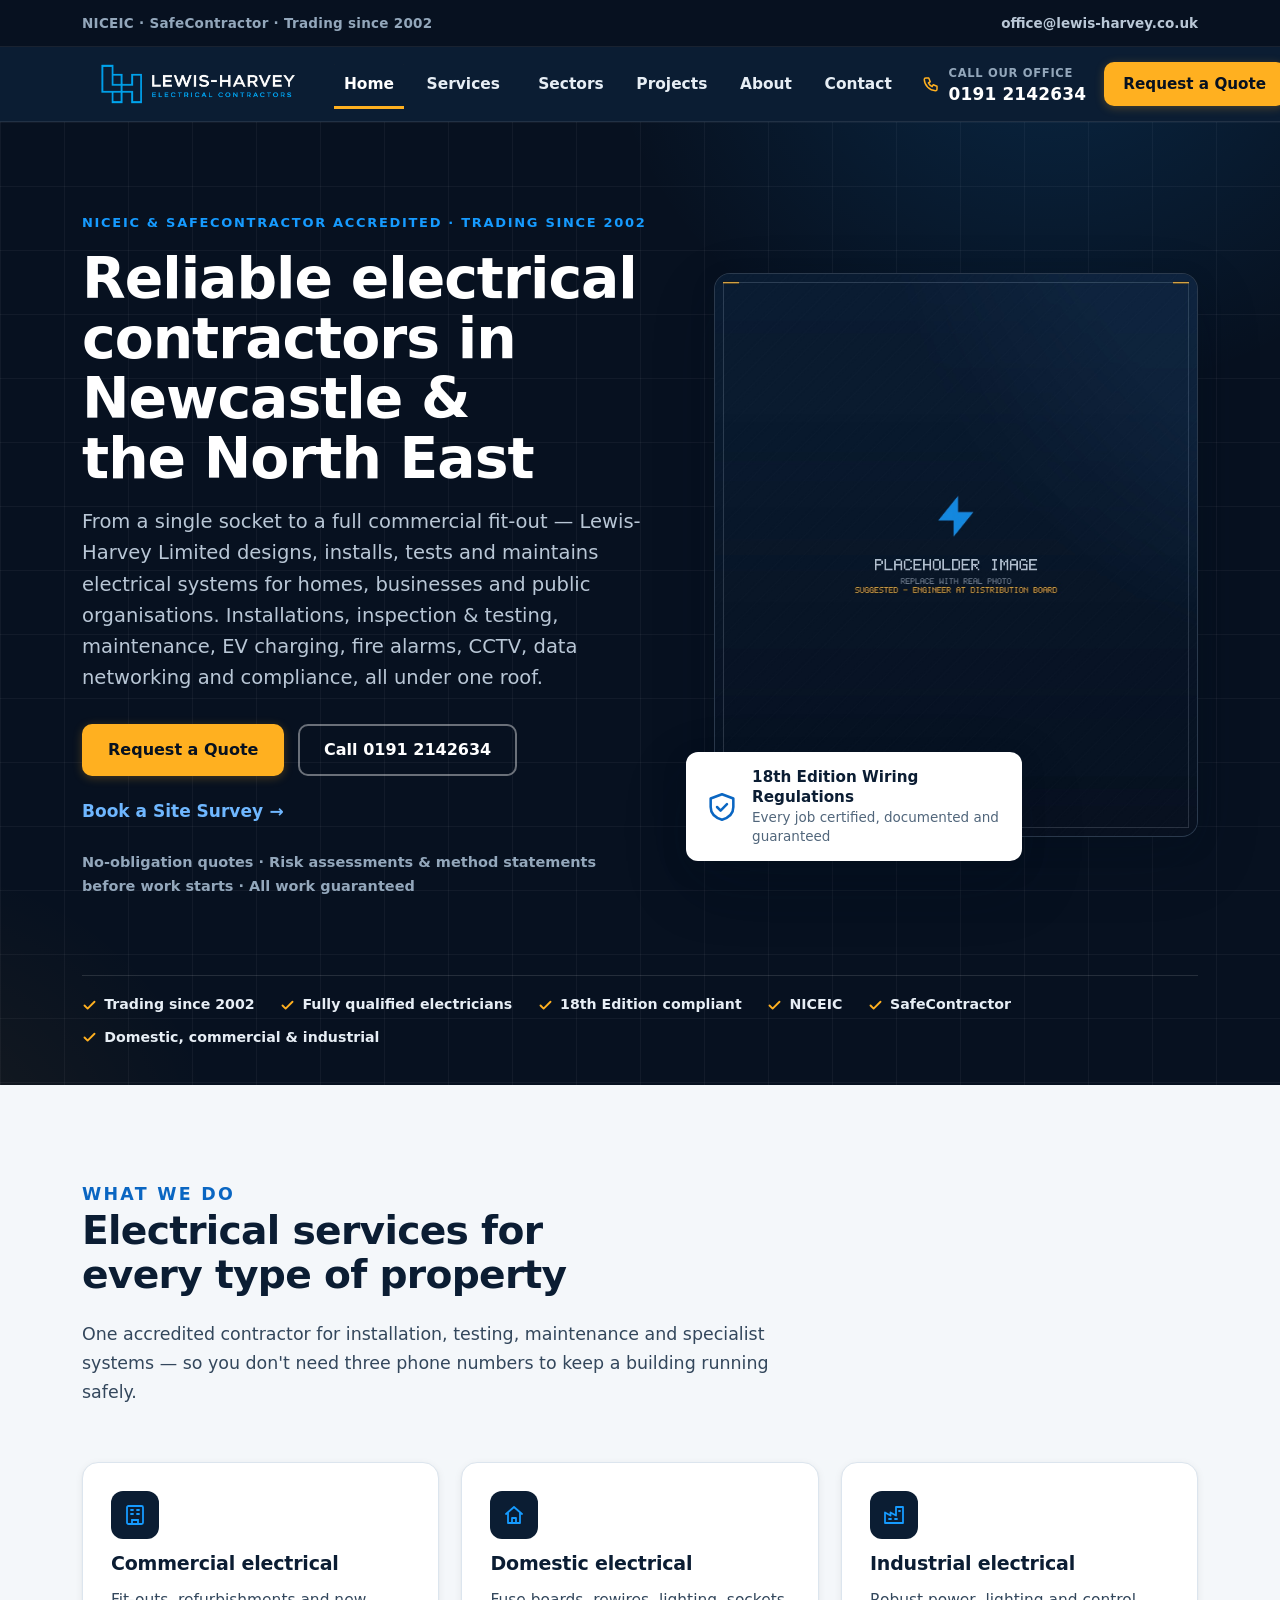
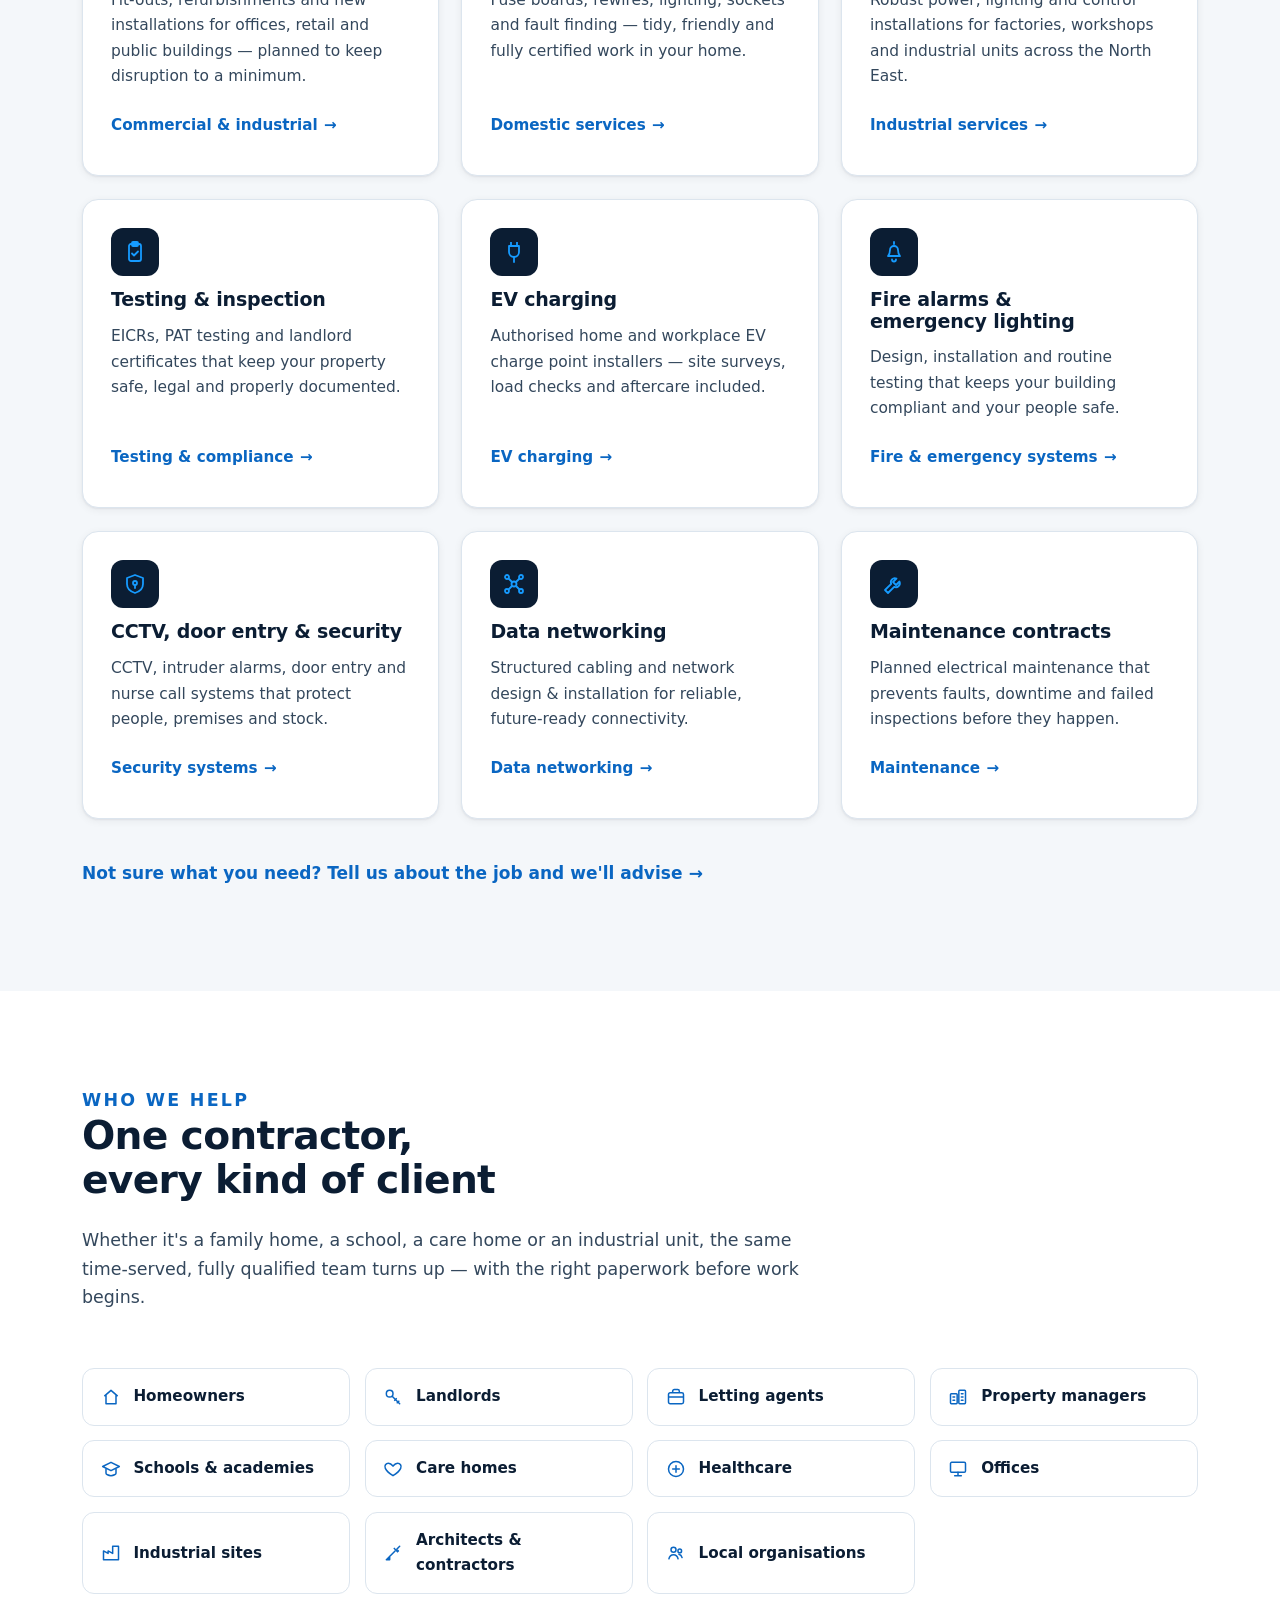
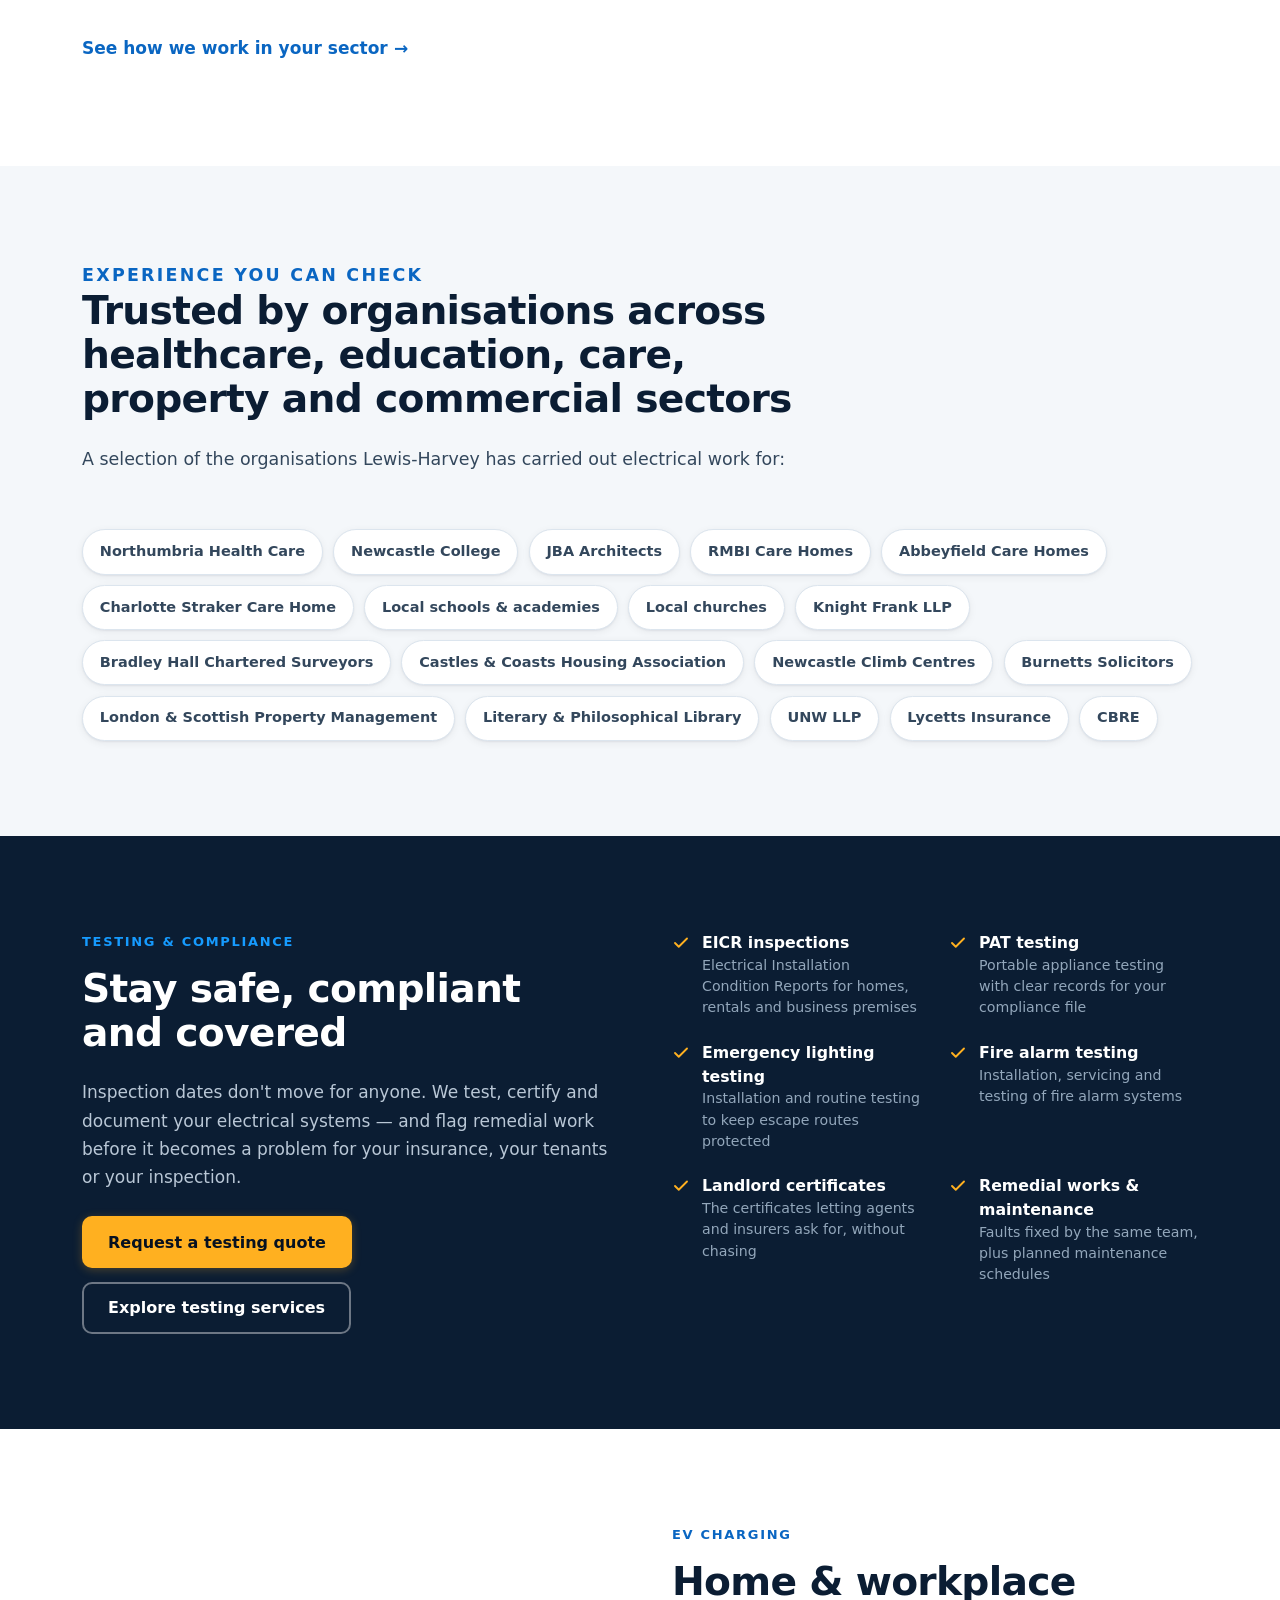
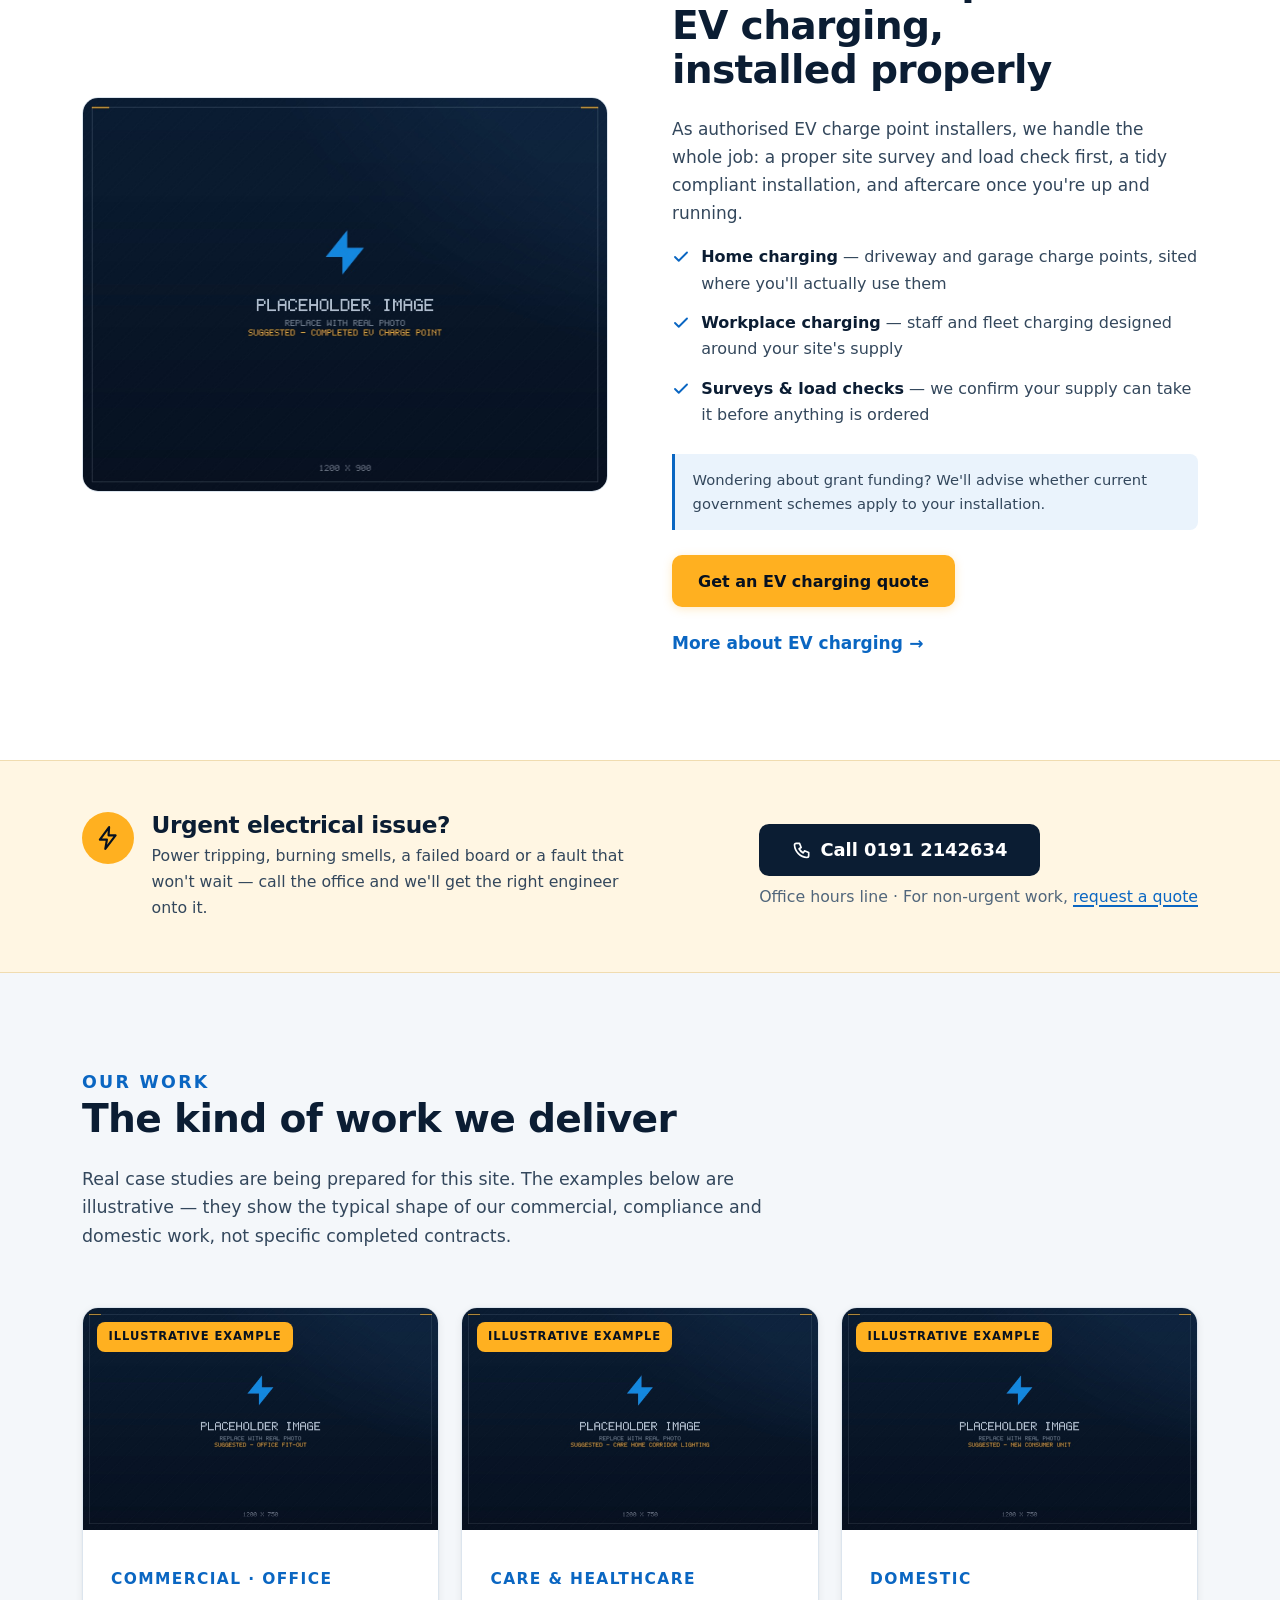
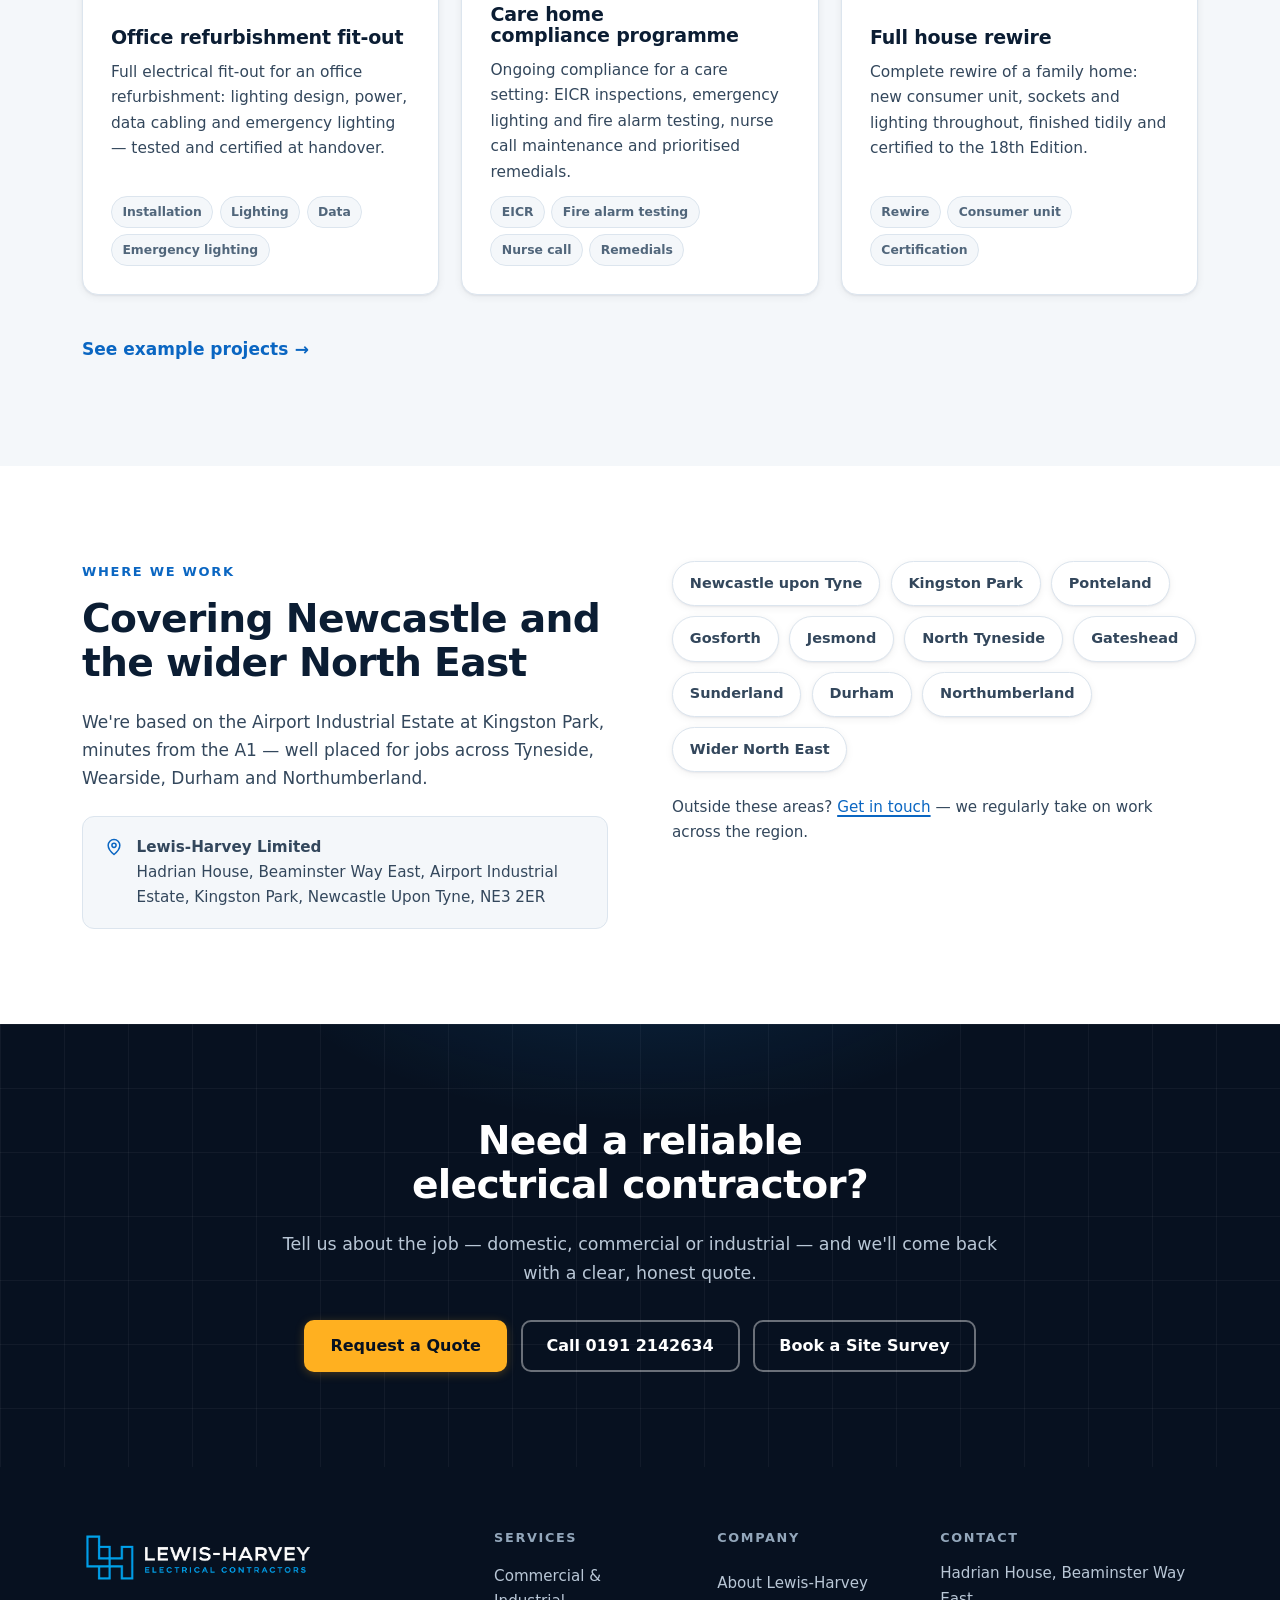
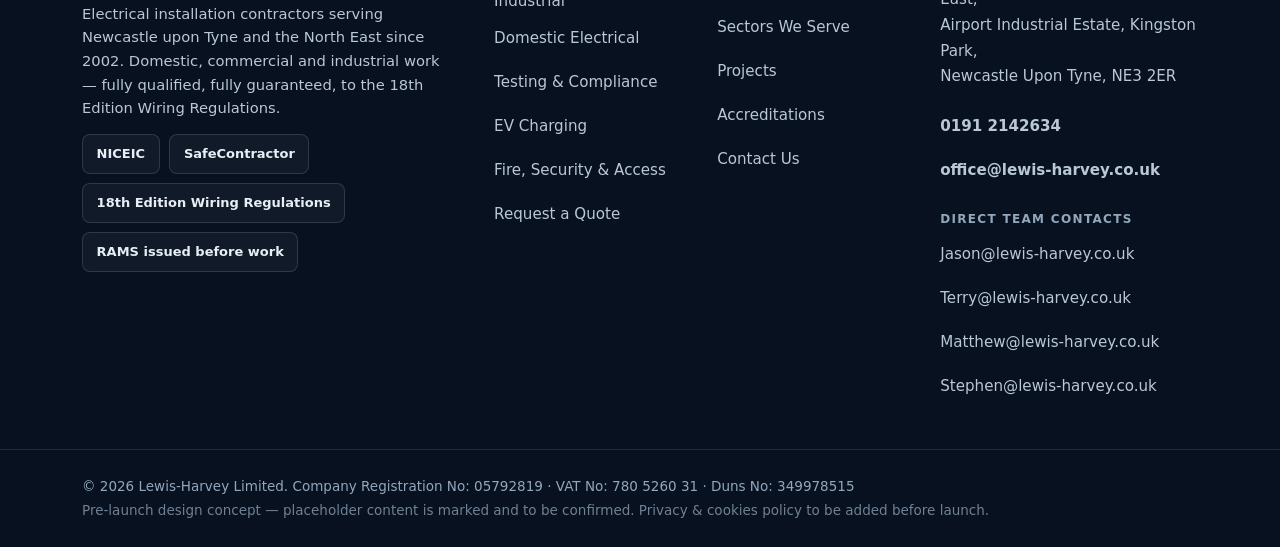
<file: index.html>
<!DOCTYPE html>
<html lang="en-GB">
<head>
  <meta charset="utf-8">
  <meta name="viewport" content="width=device-width, initial-scale=1">
  <title>Electrical Contractors Newcastle &amp; North East | Lewis-Harvey Limited</title>
  <meta name="description" content="NICEIC-accredited electrical contractors in Newcastle upon Tyne. Domestic, commercial &amp; industrial installations, EICR testing, EV charging, fire alarms &amp; maintenance across the North East. Call 0191 2142634.">
  <link rel="canonical" href="https://www.lewis-harvey.co.uk/">
  <meta name="theme-color" content="#0B1D33">

  <meta property="og:type" content="website">
  <meta property="og:site_name" content="Lewis-Harvey Limited">
  <meta property="og:title" content="Electrical Contractors Newcastle &amp; North East | Lewis-Harvey Limited">
  <meta property="og:description" content="NICEIC-accredited electrical contractors in Newcastle upon Tyne. Domestic, commercial &amp; industrial installations, EICR testing, EV charging, fire alarms &amp; maintenance across the North East. Call 0191 2142634.">
  <meta property="og:url" content="https://www.lewis-harvey.co.uk/">
  <meta property="og:image" content="https://www.lewis-harvey.co.uk/assets/images/brand/og-image.jpg">
  <meta name="twitter:card" content="summary_large_image">

  <link rel="icon" href="./assets/images/brand/favicon.svg" type="image/svg+xml">
  <link rel="icon" href="./assets/images/brand/favicon-32.png" type="image/png" sizes="32x32">
  <link rel="apple-touch-icon" href="./assets/images/brand/apple-touch-icon.png">
  <link rel="manifest" href="./assets/site.webmanifest">

  <link rel="stylesheet" href="./assets/css/main.css">
  <script src="./assets/js/main.js" defer></script>
  <script type="application/ld+json">
{
  "@context": "https://schema.org",
  "@type": "Electrician",
  "@id": "https://www.lewis-harvey.co.uk/#business",
  "name": "Lewis-Harvey Limited",
  "legalName": "Lewis-Harvey Limited",
  "description": "Electrical installation contractors in Newcastle upon Tyne. Domestic, commercial and industrial installations, electrical inspection and testing, EV charging, fire alarms, emergency lighting, CCTV, data networking and maintenance across the North East.",
  "url": "https://www.lewis-harvey.co.uk/",
  "telephone": "+441912142634",
  "email": "office@lewis-harvey.co.uk",
  "foundingDate": "2002",
  "vatID": "780 5260 31",
  "duns": "349978515",
  "image": "https://www.lewis-harvey.co.uk/assets/images/brand/og-image.jpg",
  "logo": "https://www.lewis-harvey.co.uk/assets/images/brand/logo-light.svg",
  "address": {
    "@type": "PostalAddress",
    "streetAddress": "Hadrian House, Beaminster Way East, Airport Industrial Estate, Kingston Park",
    "addressLocality": "Newcastle Upon Tyne",
    "postalCode": "NE3 2ER",
    "addressCountry": "GB"
  },
  "areaServed": [
    "Newcastle upon Tyne", "Kingston Park", "Ponteland", "Gosforth", "Jesmond",
    "North Tyneside", "Gateshead", "Sunderland", "Durham", "Northumberland", "North East England"
  ],
  "knowsAbout": [
    "Domestic electrical installations", "Commercial electrical installations",
    "Industrial electrical installations", "EV charge point installation",
    "Electrical inspection and testing", "EICR", "PAT testing",
    "Emergency lighting installation and testing", "Fire alarm installation and testing",
    "Data networking design and installation", "Electrical maintenance",
    "Nurse call installations", "Door entry installations", "Intruder alarm installations",
    "CCTV installations", "Home automation, sound and vision installations"
  ]
}
  </script>
</head>
<body>
<a class="skip-link" href="#main">Skip to main content</a>

<div class="utility-bar">
  <div class="container utility-bar__inner">
    <p class="utility-bar__trust">NICEIC · SafeContractor · Trading since 2002</p>
    <a class="utility-bar__email" href="mailto:office@lewis-harvey.co.uk">office@lewis-harvey.co.uk</a>
  </div>
</div>

<header class="site-header" data-header>
  <div class="container site-header__inner">
    <a class="brand" href="./" aria-label="Lewis-Harvey Limited — home">
      <!-- PLACEHOLDER LOGO: replace site/assets/images/brand/logo-light.svg with the real logo (see ASSETS-NEEDED.md) -->
      <img src="./assets/images/brand/logo-light.svg" alt="Lewis-Harvey Limited — Electrical Installation Contractors" width="232" height="46">
    </a>

    <nav class="primary-nav" aria-label="Main navigation">
      <ul class="primary-nav__list">
        <li><a href="./">Home</a></li>
        <li class="has-dropdown" data-dropdown>
          <button type="button" class="primary-nav__dropbtn" aria-expanded="false" aria-controls="services-menu">
            Services
            <svg class="chevron" width="12" height="12" viewBox="0 0 16 16" fill="none" aria-hidden="true"><path d="M3 6l5 5 5-5" stroke="currentColor" stroke-width="2" stroke-linecap="round" stroke-linejoin="round"/></svg>
          </button>
          <ul class="dropdown" id="services-menu">
            <li><a href="./services/commercial/"><strong>Commercial &amp; Industrial</strong><span>Offices, retail, education, care &amp; industrial units</span></a></li>
            <li><a href="./services/domestic/"><strong>Domestic</strong><span>Rewires, fuse boards, lighting &amp; repairs at home</span></a></li>
            <li><a href="./services/testing-compliance/"><strong>Testing &amp; Compliance</strong><span>EICR, PAT, emergency lighting &amp; fire alarm testing</span></a></li>
            <li><a href="./services/ev-charging/"><strong>EV Charging</strong><span>Home &amp; workplace charge point installation</span></a></li>
            <li><a href="./services/fire-security/"><strong>Fire, Security &amp; Access</strong><span>Fire alarms, CCTV, door entry &amp; intruder alarms</span></a></li>
          </ul>
        </li>
        <li><a href="./sectors/">Sectors</a></li>
        <li><a href="./projects/">Projects</a></li>
        <li><a href="./about/">About</a></li>
        <li><a href="./contact/">Contact</a></li>
      </ul>
    </nav>

    <div class="site-header__actions">
      <a class="header-phone" href="tel:01912142634">
        <svg width="18" height="18" viewBox="0 0 24 24" fill="none" aria-hidden="true"><path d="M5 4h4l2 5-2.5 1.5a12 12 0 0 0 5 5L15 13l5 2v4a2 2 0 0 1-2 2A16 16 0 0 1 3 6a2 2 0 0 1 2-2Z" stroke="currentColor" stroke-width="2" stroke-linejoin="round"/></svg>
        <span class="header-phone__label">Call our office</span>
        <span class="header-phone__number">0191 2142634</span>
      </a>
      <a class="btn btn--primary btn--header" href="./quote/">Request a Quote</a>
      <button type="button" class="nav-toggle" aria-expanded="false" aria-controls="mobile-menu">
        <span class="nav-toggle__bars" aria-hidden="true"></span>
        Menu
      </button>
    </div>
  </div>

  <nav class="mobile-menu" id="mobile-menu" aria-label="Mobile navigation" hidden>
    <ul class="mobile-menu__list">
      <li><a href="./">Home</a></li>
      <li class="mobile-menu__group" aria-hidden="true">Services</li>
      <li><a class="mobile-menu__sub" href="./services/commercial/">Commercial &amp; Industrial</a></li>
      <li><a class="mobile-menu__sub" href="./services/domestic/">Domestic</a></li>
      <li><a class="mobile-menu__sub" href="./services/testing-compliance/">Testing &amp; Compliance</a></li>
      <li><a class="mobile-menu__sub" href="./services/ev-charging/">EV Charging</a></li>
      <li><a class="mobile-menu__sub" href="./services/fire-security/">Fire, Security &amp; Access</a></li>
      <li><a href="./sectors/">Sectors</a></li>
      <li><a href="./projects/">Projects</a></li>
      <li><a href="./about/">About</a></li>
      <li><a href="./contact/">Contact</a></li>
    </ul>
    <div class="mobile-menu__cta">
      <a class="btn btn--primary" href="./quote/">Request a Quote</a>
      <a class="btn btn--outline-light" href="tel:01912142634">Call 0191 2142634</a>
    </div>
  </nav>
</header>


<main id="main" tabindex="-1">
<!-- ============ 1. HERO ============ -->
<section class="hero">
  <div class="container">
    <div class="hero__inner">
      <div>
        <p class="eyebrow">NICEIC &amp; SafeContractor accredited · Trading since 2002</p>
        <h1>Reliable electrical contractors in Newcastle &amp; the North East</h1>
        <p class="lead">From a single socket to a full commercial fit-out — Lewis-Harvey Limited designs, installs, tests and maintains electrical systems for homes, businesses and public organisations. Installations, inspection &amp; testing, maintenance, EV charging, fire alarms, CCTV, data networking and compliance, all under one roof.</p>
        <div class="btn-row">
          <a class="btn btn--primary" href="./quote/">Request a Quote</a>
          <a class="btn btn--outline-light" href="tel:01912142634">Call 0191 2142634</a>
          <a class="arrow-link on-dark" style="color:#6FB7FF" href="./contact/">Book a Site Survey</a>
        </div>
        <!-- CONFIRM WORDING BEFORE LAUNCH: "no-obligation" is standard practice but should be confirmed by the owner -->
        <p class="hero__assurance">No-obligation quotes · Risk assessments &amp; method statements before work starts · All work guaranteed</p>
      </div>
      <div class="hero__media">
        <figure class="media-slot">
          <img src="./assets/images/slots/home-hero.jpg" width="1200" height="1400" alt="Lewis-Harvey engineer working at a commercial distribution board (placeholder image — replace with real photo)" fetchpriority="high">
        </figure>
        <div class="hero__card">
          <svg width="34" height="34" viewBox="0 0 24 24" fill="none" aria-hidden="true"><path d="M12 3l8 3v6c0 4.5-3.4 7.6-8 9-4.6-1.4-8-4.5-8-9V6l8-3Z" stroke="currentColor" stroke-width="1.8" stroke-linejoin="round"/><path d="m8.5 12 2.5 2.5 4.5-4.5" stroke="currentColor" stroke-width="1.8" stroke-linecap="round" stroke-linejoin="round"/></svg>
          <p style="margin:0"><strong>18th Edition Wiring Regulations</strong><span>Every job certified, documented and guaranteed</span></p>
        </div>
      </div>
    </div>
    <ul class="hero__badges" aria-label="Why choose Lewis-Harvey">
      <li><svg width="15" height="15" viewBox="0 0 24 24" fill="none" aria-hidden="true"><path d="M20 6 9 17l-5-5" stroke="currentColor" stroke-width="3" stroke-linecap="round" stroke-linejoin="round"/></svg>Trading since 2002</li>
      <li><svg width="15" height="15" viewBox="0 0 24 24" fill="none" aria-hidden="true"><path d="M20 6 9 17l-5-5" stroke="currentColor" stroke-width="3" stroke-linecap="round" stroke-linejoin="round"/></svg>Fully qualified electricians</li>
      <li><svg width="15" height="15" viewBox="0 0 24 24" fill="none" aria-hidden="true"><path d="M20 6 9 17l-5-5" stroke="currentColor" stroke-width="3" stroke-linecap="round" stroke-linejoin="round"/></svg>18th Edition compliant</li>
      <li><svg width="15" height="15" viewBox="0 0 24 24" fill="none" aria-hidden="true"><path d="M20 6 9 17l-5-5" stroke="currentColor" stroke-width="3" stroke-linecap="round" stroke-linejoin="round"/></svg>NICEIC</li>
      <li><svg width="15" height="15" viewBox="0 0 24 24" fill="none" aria-hidden="true"><path d="M20 6 9 17l-5-5" stroke="currentColor" stroke-width="3" stroke-linecap="round" stroke-linejoin="round"/></svg>SafeContractor</li>
      <li><svg width="15" height="15" viewBox="0 0 24 24" fill="none" aria-hidden="true"><path d="M20 6 9 17l-5-5" stroke="currentColor" stroke-width="3" stroke-linecap="round" stroke-linejoin="round"/></svg>Domestic, commercial &amp; industrial</li>
    </ul>
  </div>
</section>

<!-- ============ 2. SERVICES OVERVIEW ============ -->
<section class="section section--grey">
  <div class="container">
    <div class="section-head" data-reveal>
      <p class="eyebrow">What we do</p>
      <h2>Electrical services for every type of property</h2>
      <p>One accredited contractor for installation, testing, maintenance and specialist systems — so you don't need three phone numbers to keep a building running safely.</p>
    </div>
    <div class="card-grid" data-reveal>
      <article class="card">
        <span class="card__icon" aria-hidden="true"><svg width="24" height="24" viewBox="0 0 24 24" fill="none"><rect x="4" y="3" width="16" height="18" rx="1.5" stroke="currentColor" stroke-width="1.8"/><path d="M9 21v-4h6v4M8 7h2m4 0h2M8 11h2m4 0h2" stroke="currentColor" stroke-width="1.8" stroke-linecap="round"/></svg></span>
        <h3>Commercial electrical</h3>
        <p>Fit-outs, refurbishments and new installations for offices, retail and public buildings — planned to keep disruption to a minimum.</p>
        <a class="card__link arrow-link" href="./services/commercial/">Commercial &amp; industrial</a>
      </article>
      <article class="card">
        <span class="card__icon" aria-hidden="true"><svg width="24" height="24" viewBox="0 0 24 24" fill="none"><path d="m4 11 8-7 8 7" stroke="currentColor" stroke-width="1.8" stroke-linecap="round" stroke-linejoin="round"/><path d="M6 10v10h12V10M10 20v-5h4v5" stroke="currentColor" stroke-width="1.8" stroke-linejoin="round"/></svg></span>
        <h3>Domestic electrical</h3>
        <p>Fuse boards, rewires, lighting, sockets and fault finding — tidy, friendly and fully certified work in your home.</p>
        <a class="card__link arrow-link" href="./services/domestic/">Domestic services</a>
      </article>
      <article class="card">
        <span class="card__icon" aria-hidden="true"><svg width="24" height="24" viewBox="0 0 24 24" fill="none"><path d="M3 20V9.5l5.5 3V9.5l5.5 3V4h7v16H3Z" stroke="currentColor" stroke-width="1.8" stroke-linejoin="round"/><path d="M17 8h1M7 16h2m4 0h2" stroke="currentColor" stroke-width="1.8" stroke-linecap="round"/></svg></span>
        <h3>Industrial electrical</h3>
        <p>Robust power, lighting and control installations for factories, workshops and industrial units across the North East.</p>
        <a class="card__link arrow-link" href="./services/commercial/">Industrial services</a>
      </article>
      <article class="card">
        <span class="card__icon" aria-hidden="true"><svg width="24" height="24" viewBox="0 0 24 24" fill="none"><rect x="6" y="4" width="12" height="17" rx="2" stroke="currentColor" stroke-width="1.8"/><rect x="9" y="2" width="6" height="4" rx="1" stroke="currentColor" stroke-width="1.8"/><path d="m9 13.5 2 2 4-4" stroke="currentColor" stroke-width="1.8" stroke-linecap="round" stroke-linejoin="round"/></svg></span>
        <h3>Testing &amp; inspection</h3>
        <p>EICRs, PAT testing and landlord certificates that keep your property safe, legal and properly documented.</p>
        <a class="card__link arrow-link" href="./services/testing-compliance/">Testing &amp; compliance</a>
      </article>
      <article class="card">
        <span class="card__icon" aria-hidden="true"><svg width="24" height="24" viewBox="0 0 24 24" fill="none"><path d="M9 2v4m6-4v4M7 6h10v6a5 5 0 0 1-10 0V6Z" stroke="currentColor" stroke-width="1.8" stroke-linejoin="round"/><path d="M12 17v5" stroke="currentColor" stroke-width="1.8" stroke-linecap="round"/></svg></span>
        <h3>EV charging</h3>
        <p>Authorised home and workplace EV charge point installers — site surveys, load checks and aftercare included.</p>
        <a class="card__link arrow-link" href="./services/ev-charging/">EV charging</a>
      </article>
      <article class="card">
        <span class="card__icon" aria-hidden="true"><svg width="24" height="24" viewBox="0 0 24 24" fill="none"><path d="M18 16H6c1.5-1.8 2-3.7 2-6a4 4 0 0 1 8 0c0 2.3.5 4.2 2 6Z" stroke="currentColor" stroke-width="1.8" stroke-linejoin="round"/><path d="M10 19.5a2 2 0 0 0 4 0M12 2v2" stroke="currentColor" stroke-width="1.8" stroke-linecap="round"/></svg></span>
        <h3>Fire alarms &amp; emergency lighting</h3>
        <p>Design, installation and routine testing that keeps your building compliant and your people safe.</p>
        <a class="card__link arrow-link" href="./services/fire-security/">Fire &amp; emergency systems</a>
      </article>
      <article class="card">
        <span class="card__icon" aria-hidden="true"><svg width="24" height="24" viewBox="0 0 24 24" fill="none"><path d="M12 3l8 3v6c0 4.5-3.4 7.6-8 9-4.6-1.4-8-4.5-8-9V6l8-3Z" stroke="currentColor" stroke-width="1.8" stroke-linejoin="round"/><circle cx="12" cy="11" r="2" stroke="currentColor" stroke-width="1.8"/><path d="M12 13v3" stroke="currentColor" stroke-width="1.8" stroke-linecap="round"/></svg></span>
        <h3>CCTV, door entry &amp; security</h3>
        <p>CCTV, intruder alarms, door entry and nurse call systems that protect people, premises and stock.</p>
        <a class="card__link arrow-link" href="./services/fire-security/">Security systems</a>
      </article>
      <article class="card">
        <span class="card__icon" aria-hidden="true"><svg width="24" height="24" viewBox="0 0 24 24" fill="none"><circle cx="5" cy="5" r="2" stroke="currentColor" stroke-width="1.8"/><circle cx="19" cy="5" r="2" stroke="currentColor" stroke-width="1.8"/><circle cx="5" cy="19" r="2" stroke="currentColor" stroke-width="1.8"/><circle cx="19" cy="19" r="2" stroke="currentColor" stroke-width="1.8"/><circle cx="12" cy="12" r="2.5" stroke="currentColor" stroke-width="1.8"/><path d="M6.5 6.5 10 10m4 4 3.5 3.5m0-11L14 10m-4 4-3.5 3.5" stroke="currentColor" stroke-width="1.8"/></svg></span>
        <h3>Data networking</h3>
        <p>Structured cabling and network design &amp; installation for reliable, future-ready connectivity.</p>
        <a class="card__link arrow-link" href="./services/commercial/">Data networking</a>
      </article>
      <article class="card">
        <span class="card__icon" aria-hidden="true"><svg width="24" height="24" viewBox="0 0 24 24" fill="none"><path d="M14.5 6.5a4 4 0 0 0-5.3 5.3L3 18l3 3 6.2-6.2a4 4 0 0 0 5.3-5.3L14 13l-3-3 3.5-3.5Z" stroke="currentColor" stroke-width="1.8" stroke-linejoin="round"/></svg></span>
        <h3>Maintenance contracts</h3>
        <p>Planned electrical maintenance that prevents faults, downtime and failed inspections before they happen.</p>
        <a class="card__link arrow-link" href="./services/testing-compliance/">Maintenance</a>
      </article>
    </div>
    <p style="margin:2rem 0 0"><a class="arrow-link" href="./quote/">Not sure what you need? Tell us about the job and we'll advise</a></p>
  </div>
</section>

<!-- ============ 3. WHO WE HELP ============ -->
<section class="section">
  <div class="container">
    <div class="section-head" data-reveal>
      <p class="eyebrow">Who we help</p>
      <h2>One contractor, every kind of client</h2>
      <p>Whether it's a family home, a school, a care home or an industrial unit, the same time-served, fully qualified team turns up — with the right paperwork before work begins.</p>
    </div>
    <ul class="tile-grid" data-reveal>
      <li class="tile"><svg width="20" height="20" viewBox="0 0 24 24" fill="none" aria-hidden="true"><path d="m4 11 8-7 8 7M6 10v10h12V10" stroke="currentColor" stroke-width="1.8" stroke-linejoin="round"/></svg>Homeowners</li>
      <li class="tile"><svg width="20" height="20" viewBox="0 0 24 24" fill="none" aria-hidden="true"><circle cx="8" cy="8" r="4" stroke="currentColor" stroke-width="1.8"/><path d="M11 11l9 9m-3-1 2-2m-5-1 2-2" stroke="currentColor" stroke-width="1.8" stroke-linecap="round"/></svg>Landlords</li>
      <li class="tile"><svg width="20" height="20" viewBox="0 0 24 24" fill="none" aria-hidden="true"><rect x="3" y="7" width="18" height="13" rx="2" stroke="currentColor" stroke-width="1.8"/><path d="M8 7V5a2 2 0 0 1 2-2h4a2 2 0 0 1 2 2v2M3 12h18" stroke="currentColor" stroke-width="1.8"/></svg>Letting agents</li>
      <li class="tile"><svg width="20" height="20" viewBox="0 0 24 24" fill="none" aria-hidden="true"><rect x="3" y="8" width="8" height="12" rx="1" stroke="currentColor" stroke-width="1.8"/><rect x="13" y="4" width="8" height="16" rx="1" stroke="currentColor" stroke-width="1.8"/><path d="M6 12h2m-2 4h2m8-8h2m-2 4h2m-2 4h2" stroke="currentColor" stroke-width="1.8" stroke-linecap="round"/></svg>Property managers</li>
      <li class="tile"><svg width="20" height="20" viewBox="0 0 24 24" fill="none" aria-hidden="true"><path d="m2 9 10-5 10 5-10 5L2 9Z" stroke="currentColor" stroke-width="1.8" stroke-linejoin="round"/><path d="M6 11.5V17c0 1.1 2.7 3 6 3s6-1.9 6-3v-5.5" stroke="currentColor" stroke-width="1.8"/></svg>Schools &amp; academies</li>
      <li class="tile"><svg width="20" height="20" viewBox="0 0 24 24" fill="none" aria-hidden="true"><path d="M12 20s-7-4.3-9.2-8.8C1.2 7.9 3.6 5 6.5 5c2 0 3.7 1.2 5.5 3.5C13.8 6.2 15.5 5 17.5 5c2.9 0 5.3 2.9 3.7 6.2C19 15.7 12 20 12 20Z" stroke="currentColor" stroke-width="1.8" stroke-linejoin="round"/></svg>Care homes</li>
      <li class="tile"><svg width="20" height="20" viewBox="0 0 24 24" fill="none" aria-hidden="true"><circle cx="12" cy="12" r="9" stroke="currentColor" stroke-width="1.8"/><path d="M12 8v8m-4-4h8" stroke="currentColor" stroke-width="1.8" stroke-linecap="round"/></svg>Healthcare</li>
      <li class="tile"><svg width="20" height="20" viewBox="0 0 24 24" fill="none" aria-hidden="true"><rect x="3" y="4" width="18" height="12" rx="1.5" stroke="currentColor" stroke-width="1.8"/><path d="M8 20h8m-4-4v4" stroke="currentColor" stroke-width="1.8" stroke-linecap="round"/></svg>Offices</li>
      <li class="tile"><svg width="20" height="20" viewBox="0 0 24 24" fill="none" aria-hidden="true"><path d="M3 20V9.5l5.5 3V9.5l5.5 3V4h7v16H3Z" stroke="currentColor" stroke-width="1.8" stroke-linejoin="round"/></svg>Industrial sites</li>
      <li class="tile"><svg width="20" height="20" viewBox="0 0 24 24" fill="none" aria-hidden="true"><path d="M4 20 14.5 9.5m2-2L20 4m-3.5 3.5 2 2M4 20h4v-4" stroke="currentColor" stroke-width="1.8" stroke-linecap="round" stroke-linejoin="round"/><path d="m13 6 5 5" stroke="currentColor" stroke-width="1.8"/></svg>Architects &amp; contractors</li>
      <li class="tile"><svg width="20" height="20" viewBox="0 0 24 24" fill="none" aria-hidden="true"><circle cx="9" cy="8" r="3" stroke="currentColor" stroke-width="1.8"/><circle cx="16.5" cy="9.5" r="2.2" stroke="currentColor" stroke-width="1.8"/><path d="M3.5 19c.6-3 2.8-5 5.5-5s4.9 2 5.5 5m1-5.5c1.9.5 3.3 2 3.8 4" stroke="currentColor" stroke-width="1.8" stroke-linecap="round"/></svg>Local organisations</li>
    </ul>
    <p style="margin:2rem 0 0"><a class="arrow-link" href="./sectors/">See how we work in your sector</a></p>
  </div>
</section>

<!-- ============ 4. SECTOR CREDIBILITY ============ -->
<section class="section section--grey">
  <div class="container">
    <div class="section-head" data-reveal>
      <p class="eyebrow">Experience you can check</p>
      <h2>Trusted by organisations across healthcare, education, care, property and commercial sectors</h2>
      <p>A selection of the organisations Lewis-Harvey has carried out electrical work for:</p>
    </div>
    <!-- Text-based client cards by design — no logos used without permission. -->
    <ul class="chip-list" data-reveal>
      <li class="chip">Northumbria Health Care</li>
      <li class="chip">Newcastle College</li>
      <li class="chip">JBA Architects</li>
      <li class="chip">RMBI Care Homes</li>
      <li class="chip">Abbeyfield Care Homes</li>
      <li class="chip">Charlotte Straker Care Home</li>
      <li class="chip">Local schools &amp; academies</li>
      <li class="chip">Local churches</li>
      <li class="chip">Knight Frank LLP</li>
      <li class="chip">Bradley Hall Chartered Surveyors</li>
      <li class="chip">Castles &amp; Coasts Housing Association</li>
      <li class="chip">Newcastle Climb Centres</li>
      <li class="chip">Burnetts Solicitors</li>
      <li class="chip">London &amp; Scottish Property Management</li>
      <li class="chip">Literary &amp; Philosophical Library</li>
      <li class="chip">UNW LLP</li>
      <li class="chip">Lycetts Insurance</li>
      <li class="chip">CBRE</li>
    </ul>
  </div>
</section>

<!-- ============ 5. TESTING & COMPLIANCE ============ -->
<section class="section section--navy">
  <div class="container split split--tight">
    <div data-reveal>
      <p class="eyebrow">Testing &amp; compliance</p>
      <h2>Stay safe, compliant and covered</h2>
      <p>Inspection dates don't move for anyone. We test, certify and document your electrical systems — and flag remedial work before it becomes a problem for your insurance, your tenants or your inspection.</p>
      <div class="btn-row" style="margin-top:1.6rem">
        <a class="btn btn--primary" href="./quote/">Request a testing quote</a>
        <a class="btn btn--outline-light" href="./services/testing-compliance/">Explore testing services</a>
      </div>
    </div>
    <ul class="feature-list" data-reveal>
      <li><svg width="18" height="18" viewBox="0 0 24 24" fill="none" aria-hidden="true"><path d="M20 6 9 17l-5-5" stroke="currentColor" stroke-width="2.5" stroke-linecap="round" stroke-linejoin="round"/></svg><span><strong>EICR inspections</strong><span>Electrical Installation Condition Reports for homes, rentals and business premises</span></span></li>
      <li><svg width="18" height="18" viewBox="0 0 24 24" fill="none" aria-hidden="true"><path d="M20 6 9 17l-5-5" stroke="currentColor" stroke-width="2.5" stroke-linecap="round" stroke-linejoin="round"/></svg><span><strong>PAT testing</strong><span>Portable appliance testing with clear records for your compliance file</span></span></li>
      <li><svg width="18" height="18" viewBox="0 0 24 24" fill="none" aria-hidden="true"><path d="M20 6 9 17l-5-5" stroke="currentColor" stroke-width="2.5" stroke-linecap="round" stroke-linejoin="round"/></svg><span><strong>Emergency lighting testing</strong><span>Installation and routine testing to keep escape routes protected</span></span></li>
      <li><svg width="18" height="18" viewBox="0 0 24 24" fill="none" aria-hidden="true"><path d="M20 6 9 17l-5-5" stroke="currentColor" stroke-width="2.5" stroke-linecap="round" stroke-linejoin="round"/></svg><span><strong>Fire alarm testing</strong><span>Installation, servicing and testing of fire alarm systems</span></span></li>
      <li><svg width="18" height="18" viewBox="0 0 24 24" fill="none" aria-hidden="true"><path d="M20 6 9 17l-5-5" stroke="currentColor" stroke-width="2.5" stroke-linecap="round" stroke-linejoin="round"/></svg><span><strong>Landlord certificates</strong><span>The certificates letting agents and insurers ask for, without chasing</span></span></li>
      <li><svg width="18" height="18" viewBox="0 0 24 24" fill="none" aria-hidden="true"><path d="M20 6 9 17l-5-5" stroke="currentColor" stroke-width="2.5" stroke-linecap="round" stroke-linejoin="round"/></svg><span><strong>Remedial works &amp; maintenance</strong><span>Faults fixed by the same team, plus planned maintenance schedules</span></span></li>
    </ul>
  </div>
</section>

<!-- ============ 6. EV CHARGING ============ -->
<section class="section">
  <div class="container split">
    <figure class="media-slot" data-reveal>
      <img src="./assets/images/slots/home-ev.jpg" width="1200" height="900" alt="Completed EV charge point installation (placeholder image — replace with real photo)" loading="lazy">
    </figure>
    <div data-reveal>
      <p class="eyebrow">EV charging</p>
      <h2>Home &amp; workplace EV charging, installed properly</h2>
      <p>As authorised EV charge point installers, we handle the whole job: a proper site survey and load check first, a tidy compliant installation, and aftercare once you're up and running.</p>
      <ul class="check-list">
        <li><svg width="18" height="18" viewBox="0 0 24 24" fill="none" aria-hidden="true"><path d="M20 6 9 17l-5-5" stroke="currentColor" stroke-width="2.5" stroke-linecap="round" stroke-linejoin="round"/></svg><span><strong>Home charging</strong> — driveway and garage charge points, sited where you'll actually use them</span></li>
        <li><svg width="18" height="18" viewBox="0 0 24 24" fill="none" aria-hidden="true"><path d="M20 6 9 17l-5-5" stroke="currentColor" stroke-width="2.5" stroke-linecap="round" stroke-linejoin="round"/></svg><span><strong>Workplace charging</strong> — staff and fleet charging designed around your site's supply</span></li>
        <li><svg width="18" height="18" viewBox="0 0 24 24" fill="none" aria-hidden="true"><path d="M20 6 9 17l-5-5" stroke="currentColor" stroke-width="2.5" stroke-linecap="round" stroke-linejoin="round"/></svg><span><strong>Surveys &amp; load checks</strong> — we confirm your supply can take it before anything is ordered</span></li>
      </ul>
      <!-- EDIT BEFORE LAUNCH: verify current UK government grant schemes (e.g. workplace/landlord
           grants) before publishing any specific grant claims on this or the EV page. -->
      <p class="note-box">Wondering about grant funding? We'll advise whether current government schemes apply to your installation.</p>
      <div class="btn-row">
        <a class="btn btn--primary" href="./quote/">Get an EV charging quote</a>
        <a class="arrow-link" href="./services/ev-charging/">More about EV charging</a>
      </div>
    </div>
  </div>
</section>

<!-- ============ 7. URGENT SUPPORT ============ -->
<section class="urgent">
  <div class="container urgent__inner">
    <div class="urgent__copy">
      <span class="urgent__icon" aria-hidden="true"><svg width="26" height="26" viewBox="0 0 24 24" fill="none"><path d="M13 2 4.5 13.5H11L9.5 22 19 9.5h-6.5L13 2Z" stroke="currentColor" stroke-width="2" stroke-linejoin="round"/></svg></span>
      <div>
        <h2>Urgent electrical issue?</h2>
        <p>Power tripping, burning smells, a failed board or a fault that won't wait — call the office and we'll get the right engineer onto it.</p>
      </div>
    </div>
    <div class="urgent__actions">
      <!-- EDIT: if the owner wants a dedicated emergency mobile published, add it here.
           Personal mobile numbers are deliberately NOT published. -->
      <a class="btn btn--navy" href="tel:01912142634">
        <svg width="20" height="20" viewBox="0 0 24 24" fill="none" aria-hidden="true"><path d="M5 4h4l2 5-2.5 1.5a12 12 0 0 0 5 5L15 13l5 2v4a2 2 0 0 1-2 2A16 16 0 0 1 3 6a2 2 0 0 1 2-2Z" stroke="currentColor" stroke-width="2" stroke-linejoin="round"/></svg>
        Call 0191 2142634
      </a>
      <p class="urgent__hint">Office hours line · For non-urgent work, <a href="./quote/">request a quote</a></p>
    </div>
  </div>
</section>

<!-- ============ 8. PROJECTS PREVIEW ============ -->
<section class="section section--grey">
  <div class="container">
    <div class="section-head" data-reveal>
      <p class="eyebrow">Our work</p>
      <h2>The kind of work we deliver</h2>
      <p>Real case studies are being prepared for this site. The examples below are illustrative — they show the typical shape of our commercial, compliance and domestic work, not specific completed contracts.</p>
    </div>
    <div class="card-grid" data-reveal>
      <!-- ILLUSTRATIVE EXAMPLES ONLY — replace with real case studies (see Projects page, Stage 2).
           Each card is clearly flagged on-page and must stay flagged until real projects go in. -->
      <article class="card project-card">
        <figure class="media-slot">
          <span class="project-card__flag">Illustrative example</span>
          <img src="./assets/images/slots/home-project-office.jpg" width="1200" height="750" alt="Example office electrical fit-out (placeholder image — replace with real project photo)" loading="lazy">
        </figure>
        <div class="project-card__body">
          <p class="project-card__sector">Commercial · Office</p>
          <h3>Office refurbishment fit-out</h3>
          <p>Full electrical fit-out for an office refurbishment: lighting design, power, data cabling and emergency lighting — tested and certified at handover.</p>
          <ul class="mini-chips"><li>Installation</li><li>Lighting</li><li>Data</li><li>Emergency lighting</li></ul>
        </div>
      </article>
      <article class="card project-card">
        <figure class="media-slot">
          <span class="project-card__flag">Illustrative example</span>
          <img src="./assets/images/slots/home-project-care.jpg" width="1200" height="750" alt="Example care home compliance work (placeholder image — replace with real project photo)" loading="lazy">
        </figure>
        <div class="project-card__body">
          <p class="project-card__sector">Care &amp; healthcare</p>
          <h3>Care home compliance programme</h3>
          <p>Ongoing compliance for a care setting: EICR inspections, emergency lighting and fire alarm testing, nurse call maintenance and prioritised remedials.</p>
          <ul class="mini-chips"><li>EICR</li><li>Fire alarm testing</li><li>Nurse call</li><li>Remedials</li></ul>
        </div>
      </article>
      <article class="card project-card">
        <figure class="media-slot">
          <span class="project-card__flag">Illustrative example</span>
          <img src="./assets/images/slots/home-project-domestic.jpg" width="1200" height="750" alt="Example domestic rewire (placeholder image — replace with real project photo)" loading="lazy">
        </figure>
        <div class="project-card__body">
          <p class="project-card__sector">Domestic</p>
          <h3>Full house rewire</h3>
          <p>Complete rewire of a family home: new consumer unit, sockets and lighting throughout, finished tidily and certified to the 18th Edition.</p>
          <ul class="mini-chips"><li>Rewire</li><li>Consumer unit</li><li>Certification</li></ul>
        </div>
      </article>
    </div>
    <p style="margin:2rem 0 0"><a class="arrow-link" href="./projects/">See example projects</a></p>
  </div>
</section>

<!-- ============ 9. SERVICE AREA ============ -->
<section class="section">
  <div class="container split split--tight">
    <div data-reveal>
      <p class="eyebrow">Where we work</p>
      <h2>Covering Newcastle and the wider North East</h2>
      <p>We're based on the Airport Industrial Estate at Kingston Park, minutes from the A1 — well placed for jobs across Tyneside, Wearside, Durham and Northumberland.</p>
      <address class="area-address">
        <svg width="20" height="20" viewBox="0 0 24 24" fill="none" aria-hidden="true"><path d="M12 21s-7-5.5-7-11a7 7 0 0 1 14 0c0 5.5-7 11-7 11Z" stroke="currentColor" stroke-width="1.8" stroke-linejoin="round"/><circle cx="12" cy="10" r="2.5" stroke="currentColor" stroke-width="1.8"/></svg>
        <span><strong>Lewis-Harvey Limited</strong><br>Hadrian House, Beaminster Way East, Airport Industrial Estate, Kingston Park, Newcastle Upon Tyne, NE3 2ER</span>
      </address>
    </div>
    <div data-reveal>
      <ul class="chip-list">
        <li class="chip">Newcastle upon Tyne</li>
        <li class="chip">Kingston Park</li>
        <li class="chip">Ponteland</li>
        <li class="chip">Gosforth</li>
        <li class="chip">Jesmond</li>
        <li class="chip">North Tyneside</li>
        <li class="chip">Gateshead</li>
        <li class="chip">Sunderland</li>
        <li class="chip">Durham</li>
        <li class="chip">Northumberland</li>
        <li class="chip">Wider North East</li>
      </ul>
      <p style="margin:1.4rem 0 0;font-size:.95rem">Outside these areas? <a href="./contact/">Get in touch</a> — we regularly take on work across the region.</p>
    </div>
  </div>
</section>

<!-- ============ 10. FINAL CTA ============ -->
<section class="section section--deep cta-band">
  <div class="container">
    <h2 data-reveal>Need a reliable electrical contractor?</h2>
    <p data-reveal>Tell us about the job — domestic, commercial or industrial — and we'll come back with a clear, honest quote.</p>
    <div class="btn-row" data-reveal>
      <a class="btn btn--primary" href="./quote/">Request a Quote</a>
      <a class="btn btn--outline-light" href="tel:01912142634">Call 0191 2142634</a>
      <a class="btn btn--outline-light" href="./contact/">Book a Site Survey</a>
    </div>
  </div>
</section>
</main>

<footer class="site-footer">
  <div class="container site-footer__grid">
    <div class="site-footer__brand">
      <img src="./assets/images/brand/logo-light.svg" alt="Lewis-Harvey Limited" width="232" height="46" loading="lazy">
      <p>Electrical installation contractors serving Newcastle upon Tyne and the North East since 2002. Domestic, commercial and industrial work — fully qualified, fully guaranteed, to the 18th Edition Wiring Regulations.</p>
      <!-- PLACEHOLDER BADGES: swap these text badges for official accreditation logos once
           supplied (NICEIC / SafeContractor brand portals) — see ASSETS-NEEDED.md -->
      <ul class="badge-row" aria-label="Accreditations">
        <li class="badge">NICEIC</li>
        <li class="badge">SafeContractor</li>
        <li class="badge">18th Edition Wiring Regulations</li>
        <li class="badge">RAMS issued before work</li>
      </ul>
    </div>

    <nav class="site-footer__col" aria-label="Services">
      <h2 class="site-footer__heading">Services</h2>
      <ul>
        <li><a href="./services/commercial/">Commercial &amp; Industrial</a></li>
        <li><a href="./services/domestic/">Domestic Electrical</a></li>
        <li><a href="./services/testing-compliance/">Testing &amp; Compliance</a></li>
        <li><a href="./services/ev-charging/">EV Charging</a></li>
        <li><a href="./services/fire-security/">Fire, Security &amp; Access</a></li>
        <li><a href="./quote/">Request a Quote</a></li>
      </ul>
    </nav>

    <nav class="site-footer__col" aria-label="Company">
      <h2 class="site-footer__heading">Company</h2>
      <ul>
        <li><a href="./about/">About Lewis-Harvey</a></li>
        <li><a href="./sectors/">Sectors We Serve</a></li>
        <li><a href="./projects/">Projects</a></li>
        <li><a href="./accreditations/">Accreditations</a></li>
        <li><a href="./contact/">Contact Us</a></li>
      </ul>
    </nav>

    <div class="site-footer__col site-footer__contact">
      <h2 class="site-footer__heading">Contact</h2>
      <address>
        Hadrian House, Beaminster Way East,<br>
        Airport Industrial Estate, Kingston Park,<br>
        Newcastle Upon Tyne, NE3 2ER
      </address>
      <ul class="site-footer__contact-list">
        <li><a href="tel:01912142634">0191 2142634</a></li>
        <li><a href="mailto:office@lewis-harvey.co.uk">office@lewis-harvey.co.uk</a></li>
      </ul>
      <h3 class="site-footer__subheading">Direct team contacts</h3>
      <ul class="site-footer__contact-list site-footer__contact-list--small">
        <li><a href="mailto:Jason@lewis-harvey.co.uk">Jason@lewis-harvey.co.uk</a></li>
        <li><a href="mailto:Terry@lewis-harvey.co.uk">Terry@lewis-harvey.co.uk</a></li>
        <li><a href="mailto:Matthew@lewis-harvey.co.uk">Matthew@lewis-harvey.co.uk</a></li>
        <li><a href="mailto:Stephen@lewis-harvey.co.uk">Stephen@lewis-harvey.co.uk</a></li>
      </ul>
    </div>
  </div>

  <div class="site-footer__legal">
    <div class="container">
      <p>&copy; <span data-year>2026</span> Lewis-Harvey Limited. Company Registration No: 05792819 · VAT No: 780 5260 31 · Duns No: 349978515</p>
      <!-- Remove the line below at launch (see LAUNCH-CHECKLIST.md, produced in Stage 2). -->
      <p class="site-footer__note">Pre-launch design concept — placeholder content is marked and to be confirmed. Privacy &amp; cookies policy to be added before launch.</p>
    </div>
  </div>
</footer>

<nav class="mobile-cta" aria-label="Quick contact">
  <a href="tel:01912142634">
    <svg width="20" height="20" viewBox="0 0 24 24" fill="none" aria-hidden="true"><path d="M5 4h4l2 5-2.5 1.5a12 12 0 0 0 5 5L15 13l5 2v4a2 2 0 0 1-2 2A16 16 0 0 1 3 6a2 2 0 0 1 2-2Z" stroke="currentColor" stroke-width="2" stroke-linejoin="round"/></svg>
    Call
  </a>
  <a class="mobile-cta__quote" href="./quote/">
    <svg width="20" height="20" viewBox="0 0 24 24" fill="none" aria-hidden="true"><path d="M13 2 4.5 13.5H11L9.5 22 19 9.5h-6.5L13 2Z" stroke="currentColor" stroke-width="2" stroke-linejoin="round"/></svg>
    Get a Quote
  </a>
  <a href="mailto:office@lewis-harvey.co.uk">
    <svg width="20" height="20" viewBox="0 0 24 24" fill="none" aria-hidden="true"><rect x="3" y="5" width="18" height="14" rx="2" stroke="currentColor" stroke-width="2"/><path d="m3 7 9 6 9-6" stroke="currentColor" stroke-width="2" stroke-linecap="round" stroke-linejoin="round"/></svg>
    Email
  </a>
</nav>

</body>
</html>
</file>
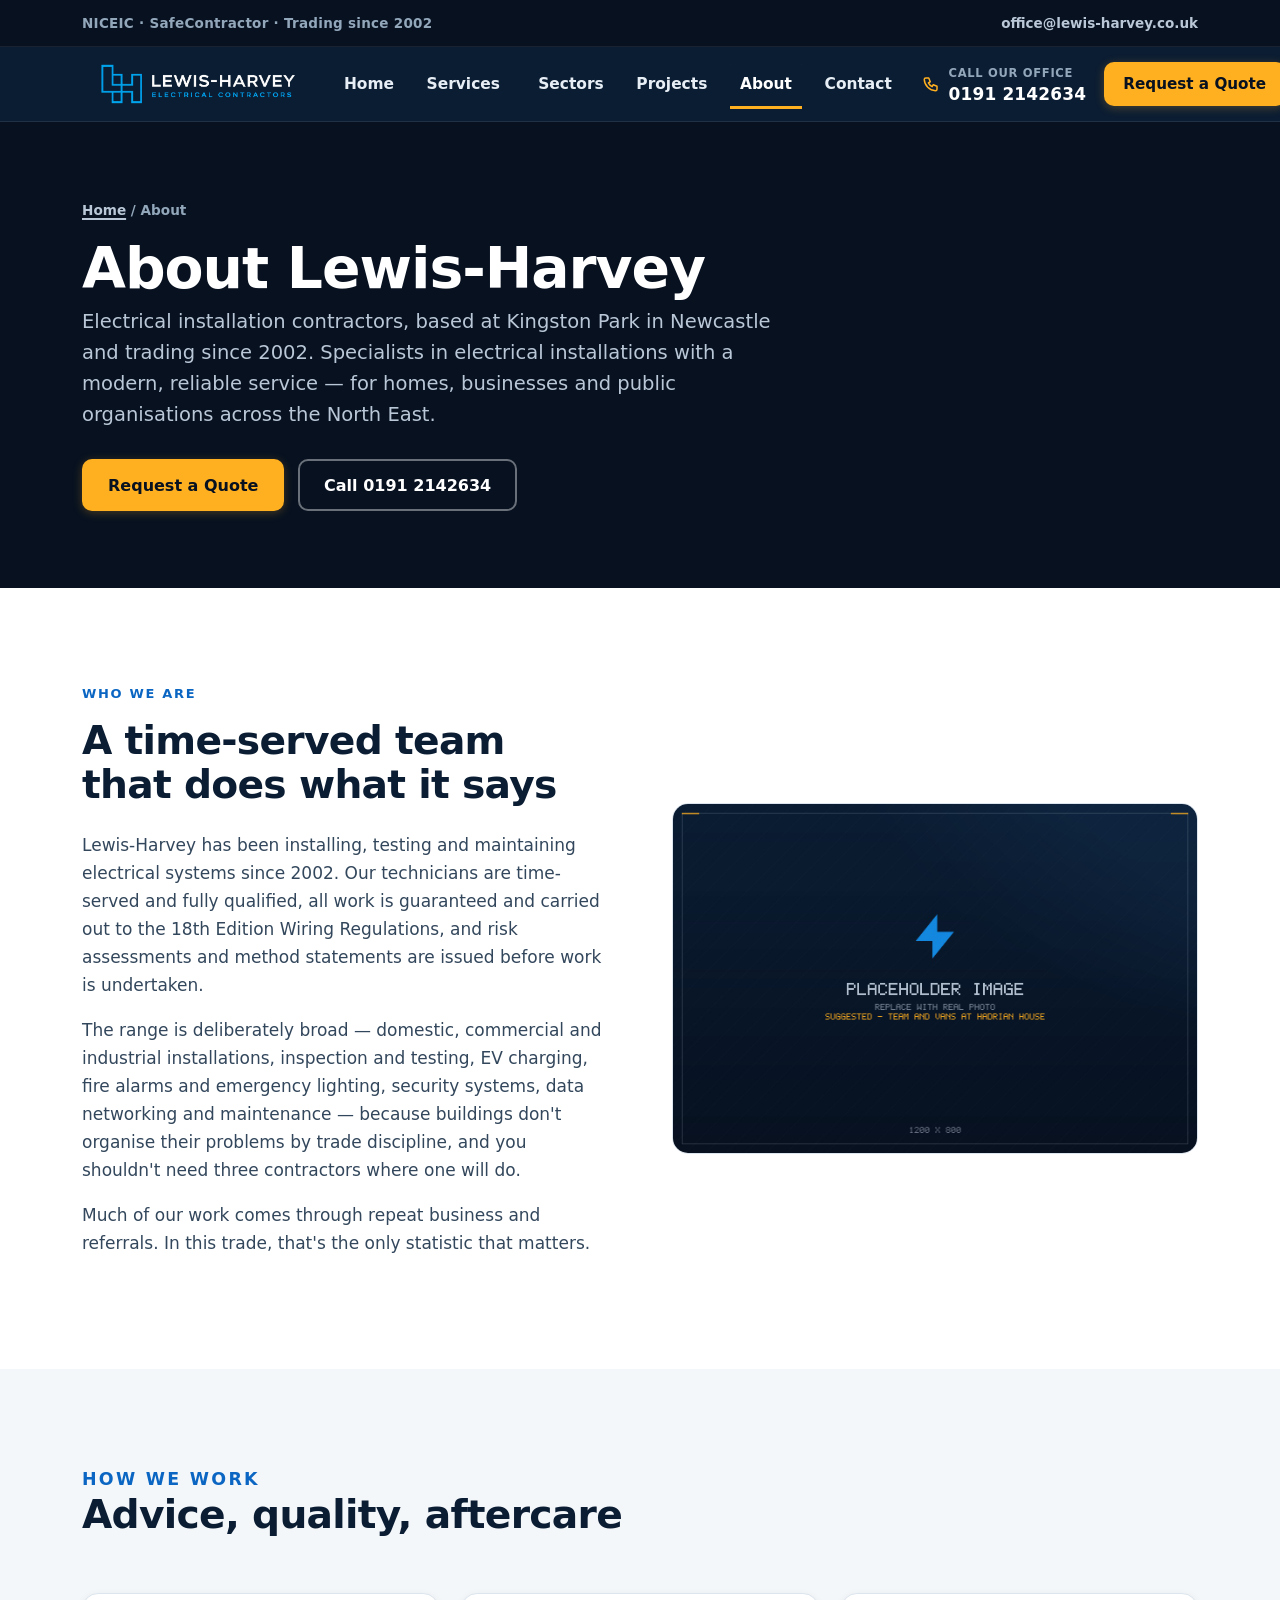
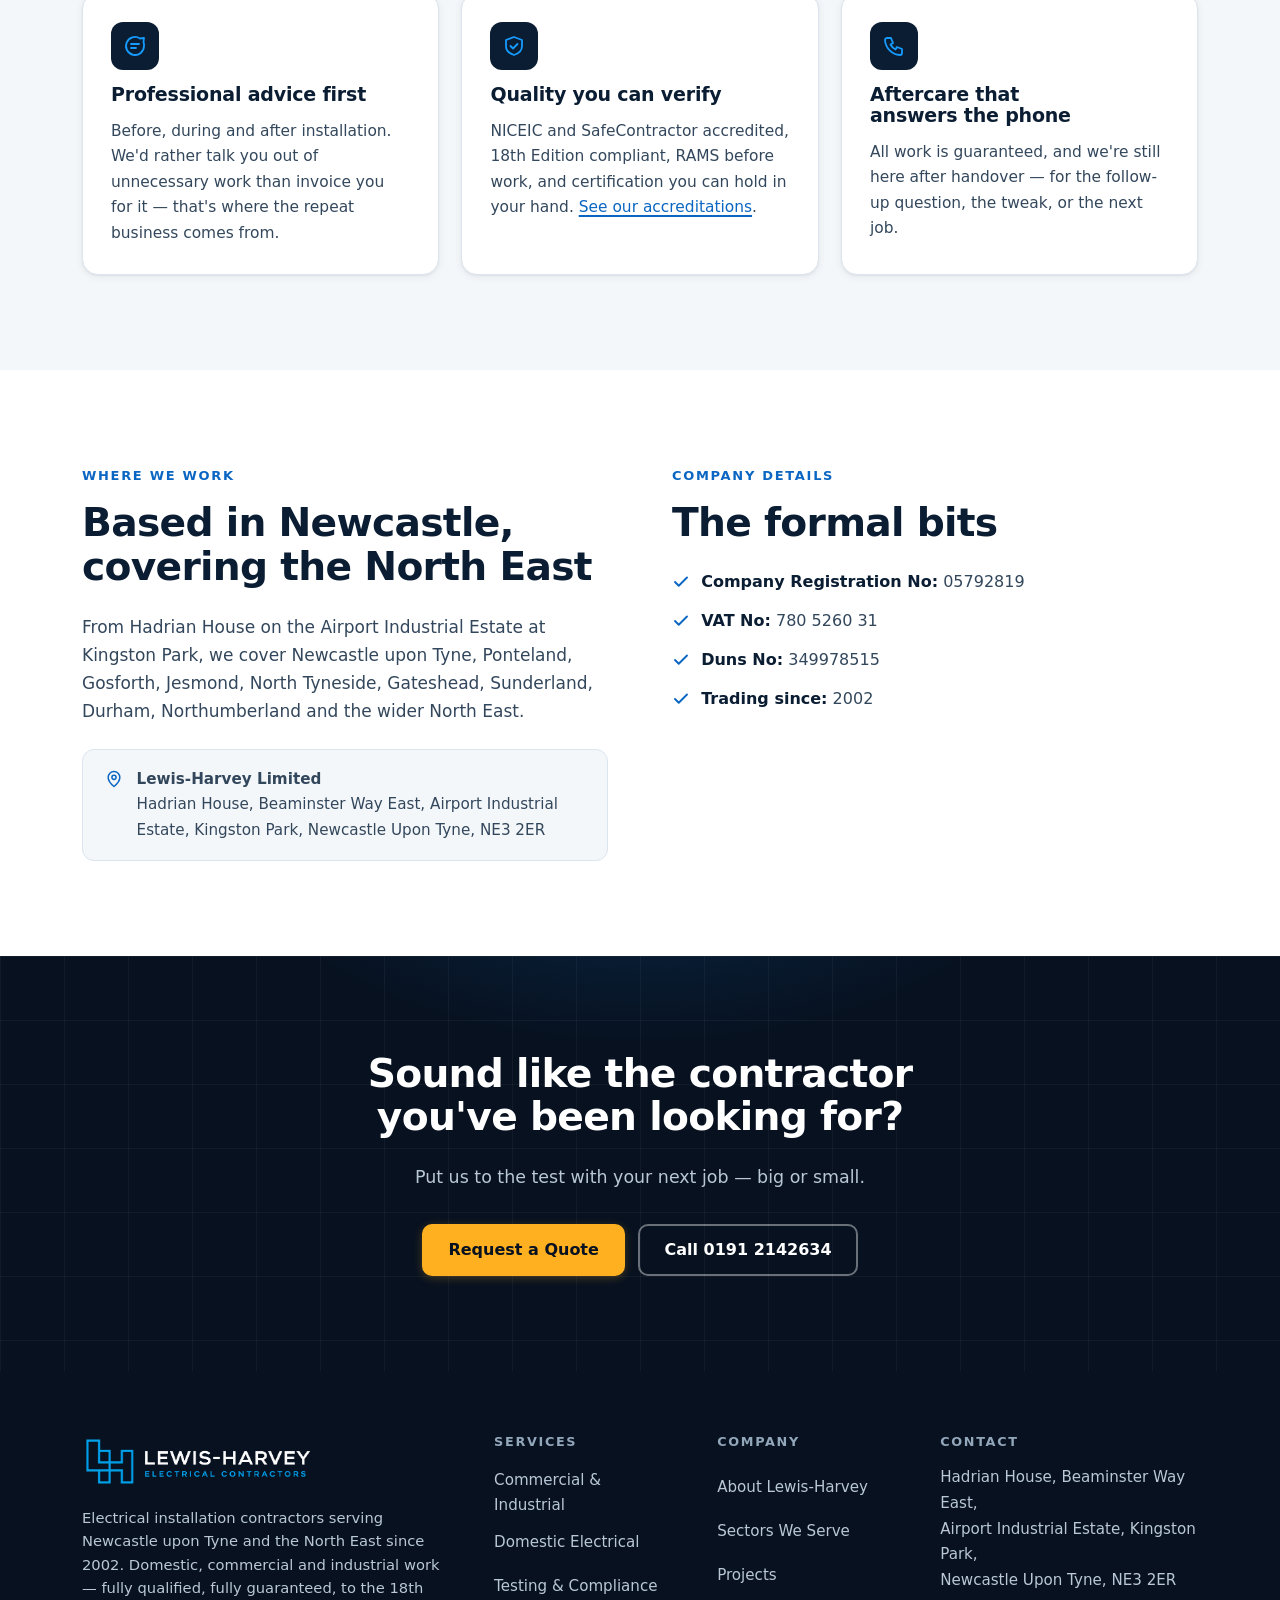
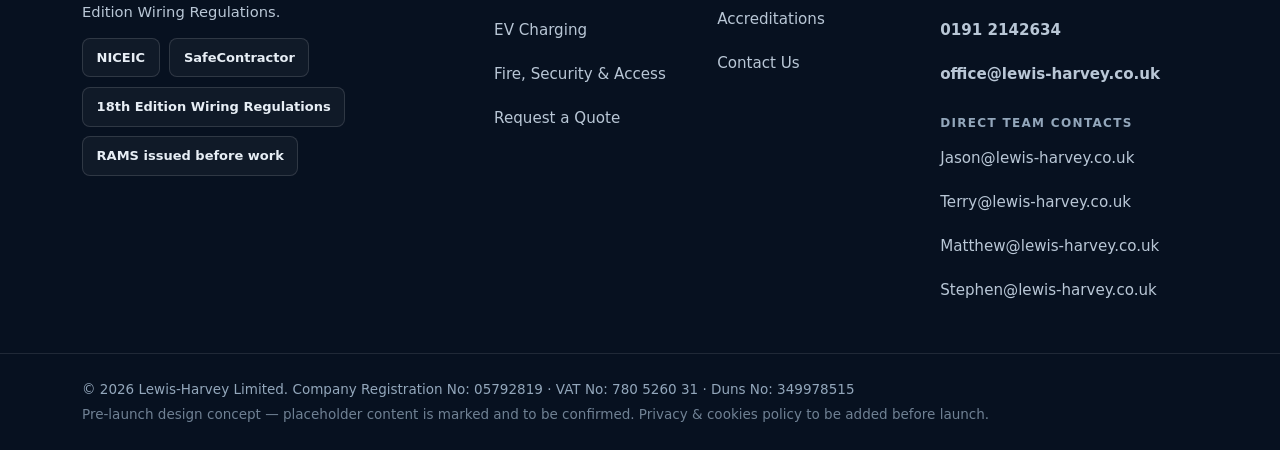
<file: about/index.html>
<!DOCTYPE html>
<html lang="en-GB">
<head>
  <meta charset="utf-8">
  <meta name="viewport" content="width=device-width, initial-scale=1">
  <title>About Us | Electrical Contractors Newcastle Since 2002 | Lewis-Harvey</title>
  <meta name="description" content="Lewis-Harvey Limited — NICEIC-accredited electrical installation contractors in Newcastle upon Tyne, trading since 2002. Time-served, fully qualified team for domestic, commercial and industrial work.">
  <link rel="canonical" href="https://www.lewis-harvey.co.uk/about/">
  <meta name="theme-color" content="#0B1D33">

  <meta property="og:type" content="website">
  <meta property="og:site_name" content="Lewis-Harvey Limited">
  <meta property="og:title" content="About Us | Electrical Contractors Newcastle Since 2002 | Lewis-Harvey">
  <meta property="og:description" content="Lewis-Harvey Limited — NICEIC-accredited electrical installation contractors in Newcastle upon Tyne, trading since 2002. Time-served, fully qualified team for domestic, commercial and industrial work.">
  <meta property="og:url" content="https://www.lewis-harvey.co.uk/about/">
  <meta property="og:image" content="https://www.lewis-harvey.co.uk/assets/images/brand/og-image.jpg">
  <meta name="twitter:card" content="summary_large_image">

  <link rel="icon" href="../assets/images/brand/favicon.svg" type="image/svg+xml">
  <link rel="icon" href="../assets/images/brand/favicon-32.png" type="image/png" sizes="32x32">
  <link rel="apple-touch-icon" href="../assets/images/brand/apple-touch-icon.png">
  <link rel="manifest" href="../assets/site.webmanifest">

  <link rel="stylesheet" href="../assets/css/main.css">
  <script src="../assets/js/main.js" defer></script>
</head>
<body>
<a class="skip-link" href="#main">Skip to main content</a>

<div class="utility-bar">
  <div class="container utility-bar__inner">
    <p class="utility-bar__trust">NICEIC · SafeContractor · Trading since 2002</p>
    <a class="utility-bar__email" href="mailto:office@lewis-harvey.co.uk">office@lewis-harvey.co.uk</a>
  </div>
</div>

<header class="site-header" data-header>
  <div class="container site-header__inner">
    <a class="brand" href="../" aria-label="Lewis-Harvey Limited — home">
      <!-- PLACEHOLDER LOGO: replace site/assets/images/brand/logo-light.svg with the real logo (see ASSETS-NEEDED.md) -->
      <img src="../assets/images/brand/logo-light.svg" alt="Lewis-Harvey Limited — Electrical Installation Contractors" width="232" height="46">
    </a>

    <nav class="primary-nav" aria-label="Main navigation">
      <ul class="primary-nav__list">
        <li><a href="../">Home</a></li>
        <li class="has-dropdown" data-dropdown>
          <button type="button" class="primary-nav__dropbtn" aria-expanded="false" aria-controls="services-menu">
            Services
            <svg class="chevron" width="12" height="12" viewBox="0 0 16 16" fill="none" aria-hidden="true"><path d="M3 6l5 5 5-5" stroke="currentColor" stroke-width="2" stroke-linecap="round" stroke-linejoin="round"/></svg>
          </button>
          <ul class="dropdown" id="services-menu">
            <li><a href="../services/commercial/"><strong>Commercial &amp; Industrial</strong><span>Offices, retail, education, care &amp; industrial units</span></a></li>
            <li><a href="../services/domestic/"><strong>Domestic</strong><span>Rewires, fuse boards, lighting &amp; repairs at home</span></a></li>
            <li><a href="../services/testing-compliance/"><strong>Testing &amp; Compliance</strong><span>EICR, PAT, emergency lighting &amp; fire alarm testing</span></a></li>
            <li><a href="../services/ev-charging/"><strong>EV Charging</strong><span>Home &amp; workplace charge point installation</span></a></li>
            <li><a href="../services/fire-security/"><strong>Fire, Security &amp; Access</strong><span>Fire alarms, CCTV, door entry &amp; intruder alarms</span></a></li>
          </ul>
        </li>
        <li><a href="../sectors/">Sectors</a></li>
        <li><a href="../projects/">Projects</a></li>
        <li><a href="../about/">About</a></li>
        <li><a href="../contact/">Contact</a></li>
      </ul>
    </nav>

    <div class="site-header__actions">
      <a class="header-phone" href="tel:01912142634">
        <svg width="18" height="18" viewBox="0 0 24 24" fill="none" aria-hidden="true"><path d="M5 4h4l2 5-2.5 1.5a12 12 0 0 0 5 5L15 13l5 2v4a2 2 0 0 1-2 2A16 16 0 0 1 3 6a2 2 0 0 1 2-2Z" stroke="currentColor" stroke-width="2" stroke-linejoin="round"/></svg>
        <span class="header-phone__label">Call our office</span>
        <span class="header-phone__number">0191 2142634</span>
      </a>
      <a class="btn btn--primary btn--header" href="../quote/">Request a Quote</a>
      <button type="button" class="nav-toggle" aria-expanded="false" aria-controls="mobile-menu">
        <span class="nav-toggle__bars" aria-hidden="true"></span>
        Menu
      </button>
    </div>
  </div>

  <nav class="mobile-menu" id="mobile-menu" aria-label="Mobile navigation" hidden>
    <ul class="mobile-menu__list">
      <li><a href="../">Home</a></li>
      <li class="mobile-menu__group" aria-hidden="true">Services</li>
      <li><a class="mobile-menu__sub" href="../services/commercial/">Commercial &amp; Industrial</a></li>
      <li><a class="mobile-menu__sub" href="../services/domestic/">Domestic</a></li>
      <li><a class="mobile-menu__sub" href="../services/testing-compliance/">Testing &amp; Compliance</a></li>
      <li><a class="mobile-menu__sub" href="../services/ev-charging/">EV Charging</a></li>
      <li><a class="mobile-menu__sub" href="../services/fire-security/">Fire, Security &amp; Access</a></li>
      <li><a href="../sectors/">Sectors</a></li>
      <li><a href="../projects/">Projects</a></li>
      <li><a href="../about/">About</a></li>
      <li><a href="../contact/">Contact</a></li>
    </ul>
    <div class="mobile-menu__cta">
      <a class="btn btn--primary" href="../quote/">Request a Quote</a>
      <a class="btn btn--outline-light" href="tel:01912142634">Call 0191 2142634</a>
    </div>
  </nav>
</header>


<main id="main" tabindex="-1">
<section class="page-hero page-hero--deep">
  <div class="container">
    <p class="breadcrumb"><a href="../">Home</a> / About</p>
    <h1>About Lewis-Harvey</h1>
    <p class="lead">Electrical installation contractors, based at Kingston Park in Newcastle and trading since 2002. Specialists in electrical installations with a modern, reliable service — for homes, businesses and public organisations across the North East.</p>
    <div class="btn-row page-hero__actions">
      <a class="btn btn--primary" href="../quote/">Request a Quote</a>
      <a class="btn btn--outline-light" href="tel:01912142634">Call 0191 2142634</a>
    </div>
  </div>
</section>

<section class="section">
  <div class="container split">
    <div data-reveal>
      <p class="eyebrow">Who we are</p>
      <h2>A time-served team that does what it says</h2>
      <p>Lewis-Harvey has been installing, testing and maintaining electrical systems since 2002. Our technicians are time-served and fully qualified, all work is guaranteed and carried out to the 18th Edition Wiring Regulations, and risk assessments and method statements are issued before work is undertaken.</p>
      <p>The range is deliberately broad — domestic, commercial and industrial installations, inspection and testing, EV charging, fire alarms and emergency lighting, security systems, data networking and maintenance — because buildings don't organise their problems by trade discipline, and you shouldn't need three contractors where one will do.</p>
      <p>Much of our work comes through repeat business and referrals. In this trade, that's the only statistic that matters.</p>
    </div>
    <figure class="media-slot" data-reveal>
      <img src="../assets/images/slots/about-team.jpg" width="1200" height="800" alt="The Lewis-Harvey team and vans at Hadrian House (placeholder image — replace with real photo)" loading="lazy">
    </figure>
  </div>
</section>

<section class="section section--grey">
  <div class="container">
    <div class="section-head" data-reveal>
      <p class="eyebrow">How we work</p>
      <h2>Advice, quality, aftercare</h2>
    </div>
    <div class="card-grid" data-reveal>
      <article class="card">
        <span class="card__icon" aria-hidden="true"><svg width="24" height="24" viewBox="0 0 24 24" fill="none"><path d="M8 10h8m-8 4h5M21 12a9 9 0 1 1-4-7.5L21 4l-.5 4A8.9 8.9 0 0 1 21 12Z" stroke="currentColor" stroke-width="1.8" stroke-linecap="round" stroke-linejoin="round"/></svg></span>
        <h3>Professional advice first</h3>
        <p>Before, during and after installation. We'd rather talk you out of unnecessary work than invoice you for it — that's where the repeat business comes from.</p>
      </article>
      <article class="card">
        <span class="card__icon" aria-hidden="true"><svg width="24" height="24" viewBox="0 0 24 24" fill="none"><path d="M12 3l8 3v6c0 4.5-3.4 7.6-8 9-4.6-1.4-8-4.5-8-9V6l8-3Z" stroke="currentColor" stroke-width="1.8" stroke-linejoin="round"/><path d="m8.5 12 2.5 2.5 4.5-4.5" stroke="currentColor" stroke-width="1.8" stroke-linecap="round" stroke-linejoin="round"/></svg></span>
        <h3>Quality you can verify</h3>
        <p>NICEIC and SafeContractor accredited, 18th Edition compliant, RAMS before work, and certification you can hold in your hand. <a href="../accreditations/">See our accreditations</a>.</p>
      </article>
      <article class="card">
        <span class="card__icon" aria-hidden="true"><svg width="24" height="24" viewBox="0 0 24 24" fill="none"><path d="M5 4h4l2 5-2.5 1.5a12 12 0 0 0 5 5L15 13l5 2v4a2 2 0 0 1-2 2A16 16 0 0 1 3 6a2 2 0 0 1 2-2Z" stroke="currentColor" stroke-width="1.8" stroke-linejoin="round"/></svg></span>
        <h3>Aftercare that answers the phone</h3>
        <p>All work is guaranteed, and we're still here after handover — for the follow-up question, the tweak, or the next job.</p>
      </article>
    </div>
  </div>
</section>

<section class="section">
  <div class="container split split--tight">
    <div data-reveal>
      <p class="eyebrow">Where we work</p>
      <h2>Based in Newcastle, covering the North East</h2>
      <p>From Hadrian House on the Airport Industrial Estate at Kingston Park, we cover Newcastle upon Tyne, Ponteland, Gosforth, Jesmond, North Tyneside, Gateshead, Sunderland, Durham, Northumberland and the wider North East.</p>
      <address class="area-address">
        <svg width="20" height="20" viewBox="0 0 24 24" fill="none" aria-hidden="true"><path d="M12 21s-7-5.5-7-11a7 7 0 0 1 14 0c0 5.5-7 11-7 11Z" stroke="currentColor" stroke-width="1.8" stroke-linejoin="round"/><circle cx="12" cy="10" r="2.5" stroke="currentColor" stroke-width="1.8"/></svg>
        <span><strong>Lewis-Harvey Limited</strong><br>Hadrian House, Beaminster Way East, Airport Industrial Estate, Kingston Park, Newcastle Upon Tyne, NE3 2ER</span>
      </address>
    </div>
    <div data-reveal>
      <p class="eyebrow">Company details</p>
      <h2>The formal bits</h2>
      <ul class="check-list">
        <li><svg width="18" height="18" viewBox="0 0 24 24" fill="none" aria-hidden="true"><path d="M20 6 9 17l-5-5" stroke="currentColor" stroke-width="2.5" stroke-linecap="round" stroke-linejoin="round"/></svg><span><strong>Company Registration No:</strong> 05792819</span></li>
        <li><svg width="18" height="18" viewBox="0 0 24 24" fill="none" aria-hidden="true"><path d="M20 6 9 17l-5-5" stroke="currentColor" stroke-width="2.5" stroke-linecap="round" stroke-linejoin="round"/></svg><span><strong>VAT No:</strong> 780 5260 31</span></li>
        <li><svg width="18" height="18" viewBox="0 0 24 24" fill="none" aria-hidden="true"><path d="M20 6 9 17l-5-5" stroke="currentColor" stroke-width="2.5" stroke-linecap="round" stroke-linejoin="round"/></svg><span><strong>Duns No:</strong> 349978515</span></li>
        <li><svg width="18" height="18" viewBox="0 0 24 24" fill="none" aria-hidden="true"><path d="M20 6 9 17l-5-5" stroke="currentColor" stroke-width="2.5" stroke-linecap="round" stroke-linejoin="round"/></svg><span><strong>Trading since:</strong> 2002</span></li>
      </ul>
    </div>
  </div>
</section>

<section class="section section--deep cta-band">
  <div class="container">
    <h2 data-reveal>Sound like the contractor you've been looking for?</h2>
    <p data-reveal>Put us to the test with your next job — big or small.</p>
    <div class="btn-row" data-reveal>
      <a class="btn btn--primary" href="../quote/">Request a Quote</a>
      <a class="btn btn--outline-light" href="tel:01912142634">Call 0191 2142634</a>
    </div>
  </div>
</section>
</main>

<footer class="site-footer">
  <div class="container site-footer__grid">
    <div class="site-footer__brand">
      <img src="../assets/images/brand/logo-light.svg" alt="Lewis-Harvey Limited" width="232" height="46" loading="lazy">
      <p>Electrical installation contractors serving Newcastle upon Tyne and the North East since 2002. Domestic, commercial and industrial work — fully qualified, fully guaranteed, to the 18th Edition Wiring Regulations.</p>
      <!-- PLACEHOLDER BADGES: swap these text badges for official accreditation logos once
           supplied (NICEIC / SafeContractor brand portals) — see ASSETS-NEEDED.md -->
      <ul class="badge-row" aria-label="Accreditations">
        <li class="badge">NICEIC</li>
        <li class="badge">SafeContractor</li>
        <li class="badge">18th Edition Wiring Regulations</li>
        <li class="badge">RAMS issued before work</li>
      </ul>
    </div>

    <nav class="site-footer__col" aria-label="Services">
      <h2 class="site-footer__heading">Services</h2>
      <ul>
        <li><a href="../services/commercial/">Commercial &amp; Industrial</a></li>
        <li><a href="../services/domestic/">Domestic Electrical</a></li>
        <li><a href="../services/testing-compliance/">Testing &amp; Compliance</a></li>
        <li><a href="../services/ev-charging/">EV Charging</a></li>
        <li><a href="../services/fire-security/">Fire, Security &amp; Access</a></li>
        <li><a href="../quote/">Request a Quote</a></li>
      </ul>
    </nav>

    <nav class="site-footer__col" aria-label="Company">
      <h2 class="site-footer__heading">Company</h2>
      <ul>
        <li><a href="../about/">About Lewis-Harvey</a></li>
        <li><a href="../sectors/">Sectors We Serve</a></li>
        <li><a href="../projects/">Projects</a></li>
        <li><a href="../accreditations/">Accreditations</a></li>
        <li><a href="../contact/">Contact Us</a></li>
      </ul>
    </nav>

    <div class="site-footer__col site-footer__contact">
      <h2 class="site-footer__heading">Contact</h2>
      <address>
        Hadrian House, Beaminster Way East,<br>
        Airport Industrial Estate, Kingston Park,<br>
        Newcastle Upon Tyne, NE3 2ER
      </address>
      <ul class="site-footer__contact-list">
        <li><a href="tel:01912142634">0191 2142634</a></li>
        <li><a href="mailto:office@lewis-harvey.co.uk">office@lewis-harvey.co.uk</a></li>
      </ul>
      <h3 class="site-footer__subheading">Direct team contacts</h3>
      <ul class="site-footer__contact-list site-footer__contact-list--small">
        <li><a href="mailto:Jason@lewis-harvey.co.uk">Jason@lewis-harvey.co.uk</a></li>
        <li><a href="mailto:Terry@lewis-harvey.co.uk">Terry@lewis-harvey.co.uk</a></li>
        <li><a href="mailto:Matthew@lewis-harvey.co.uk">Matthew@lewis-harvey.co.uk</a></li>
        <li><a href="mailto:Stephen@lewis-harvey.co.uk">Stephen@lewis-harvey.co.uk</a></li>
      </ul>
    </div>
  </div>

  <div class="site-footer__legal">
    <div class="container">
      <p>&copy; <span data-year>2026</span> Lewis-Harvey Limited. Company Registration No: 05792819 · VAT No: 780 5260 31 · Duns No: 349978515</p>
      <!-- Remove the line below at launch (see LAUNCH-CHECKLIST.md, produced in Stage 2). -->
      <p class="site-footer__note">Pre-launch design concept — placeholder content is marked and to be confirmed. Privacy &amp; cookies policy to be added before launch.</p>
    </div>
  </div>
</footer>

<nav class="mobile-cta" aria-label="Quick contact">
  <a href="tel:01912142634">
    <svg width="20" height="20" viewBox="0 0 24 24" fill="none" aria-hidden="true"><path d="M5 4h4l2 5-2.5 1.5a12 12 0 0 0 5 5L15 13l5 2v4a2 2 0 0 1-2 2A16 16 0 0 1 3 6a2 2 0 0 1 2-2Z" stroke="currentColor" stroke-width="2" stroke-linejoin="round"/></svg>
    Call
  </a>
  <a class="mobile-cta__quote" href="../quote/">
    <svg width="20" height="20" viewBox="0 0 24 24" fill="none" aria-hidden="true"><path d="M13 2 4.5 13.5H11L9.5 22 19 9.5h-6.5L13 2Z" stroke="currentColor" stroke-width="2" stroke-linejoin="round"/></svg>
    Get a Quote
  </a>
  <a href="mailto:office@lewis-harvey.co.uk">
    <svg width="20" height="20" viewBox="0 0 24 24" fill="none" aria-hidden="true"><rect x="3" y="5" width="18" height="14" rx="2" stroke="currentColor" stroke-width="2"/><path d="m3 7 9 6 9-6" stroke="currentColor" stroke-width="2" stroke-linecap="round" stroke-linejoin="round"/></svg>
    Email
  </a>
</nav>

</body>
</html>
</file>
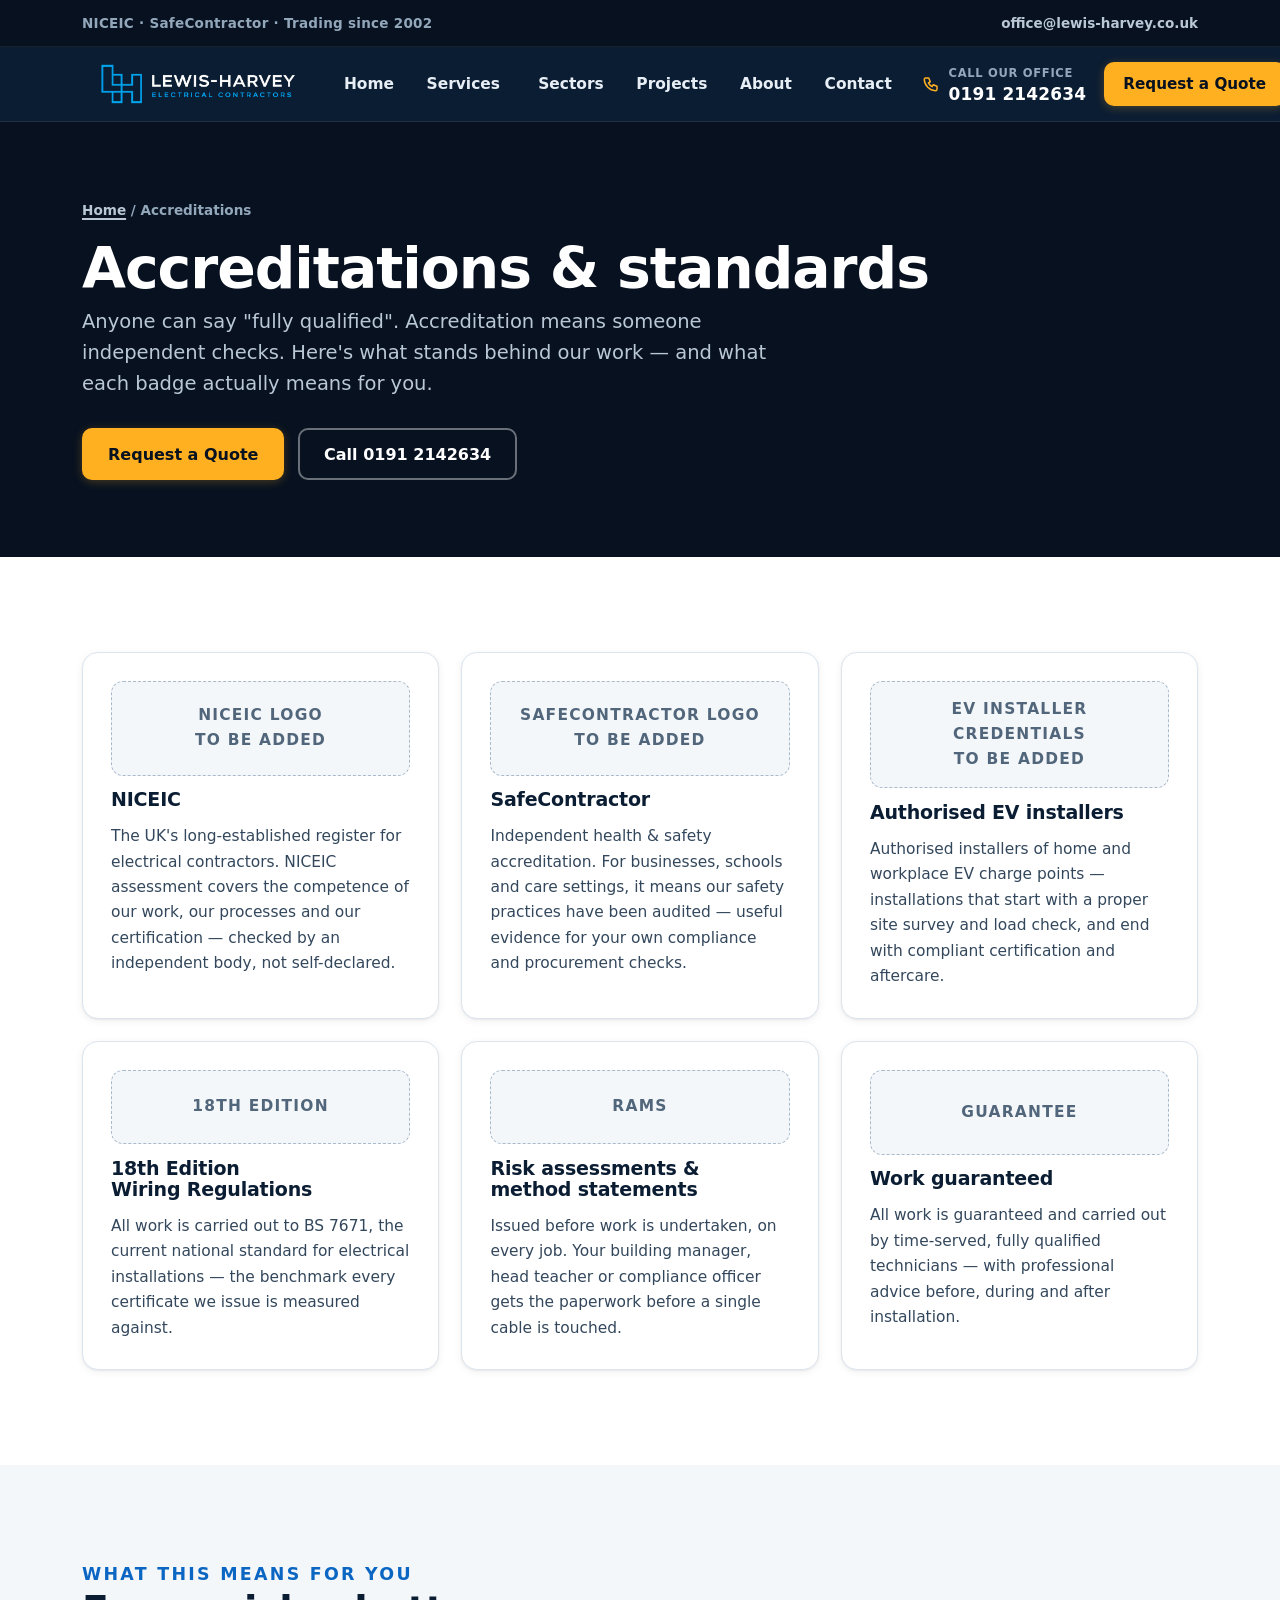
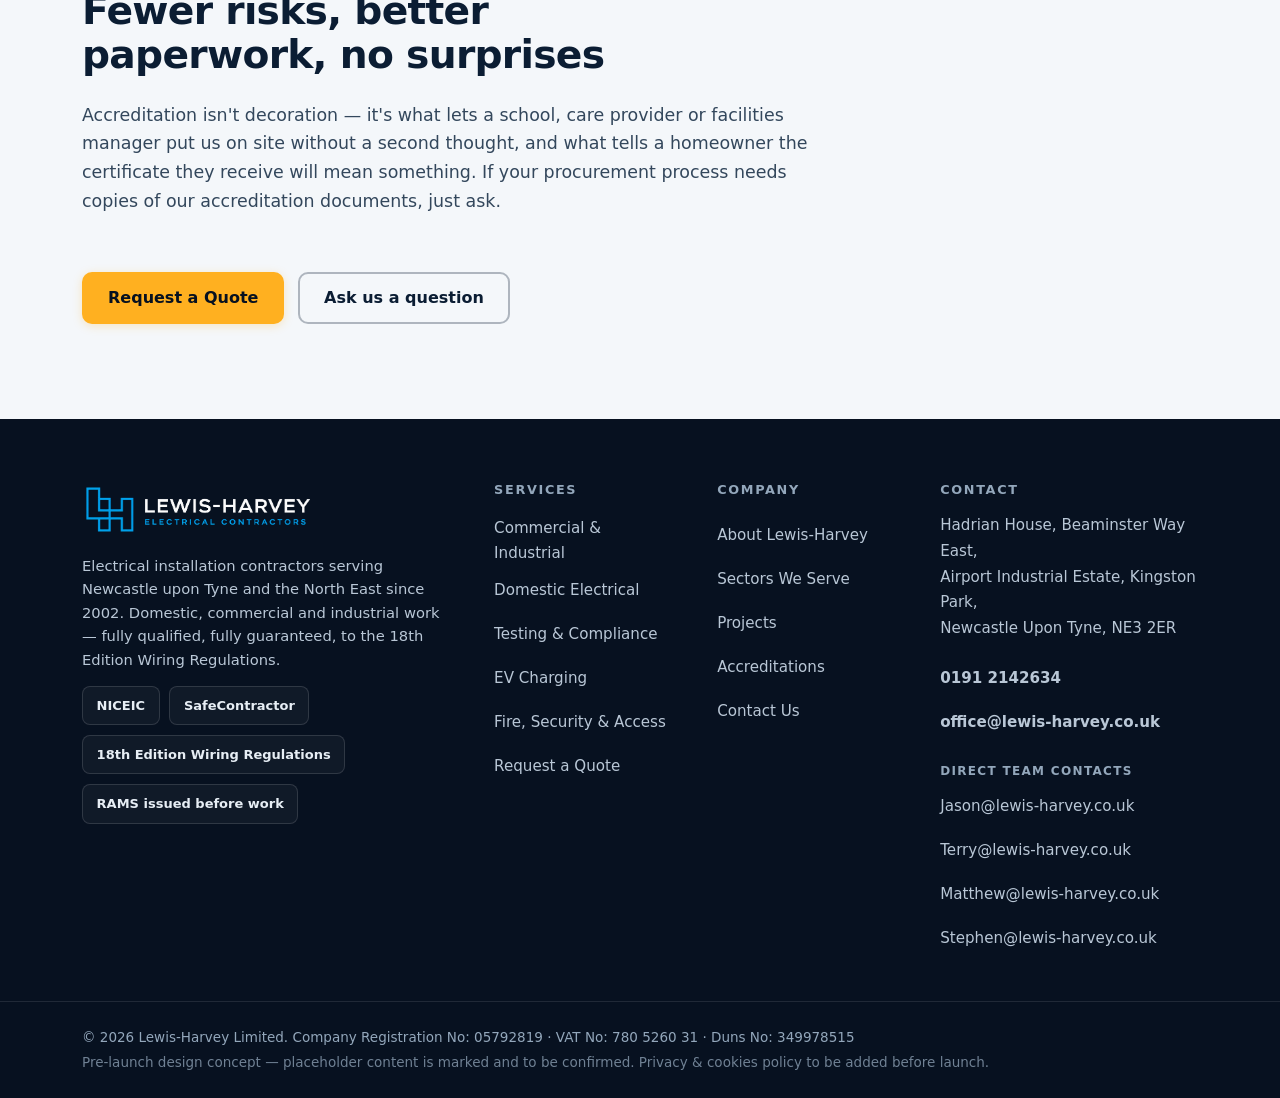
<file: accreditations/index.html>
<!DOCTYPE html>
<html lang="en-GB">
<head>
  <meta charset="utf-8">
  <meta name="viewport" content="width=device-width, initial-scale=1">
  <title>Accreditations | NICEIC &amp; SafeContractor Electricians | Lewis-Harvey</title>
  <meta name="description" content="Lewis-Harvey Limited&#x27;s accreditations and standards: NICEIC, SafeContractor, authorised EV charge point installers, RAMS before work, 18th Edition Wiring Regulations and guaranteed work.">
  <link rel="canonical" href="https://www.lewis-harvey.co.uk/accreditations/">
  <meta name="theme-color" content="#0B1D33">

  <meta property="og:type" content="website">
  <meta property="og:site_name" content="Lewis-Harvey Limited">
  <meta property="og:title" content="Accreditations | NICEIC &amp; SafeContractor Electricians | Lewis-Harvey">
  <meta property="og:description" content="Lewis-Harvey Limited&#x27;s accreditations and standards: NICEIC, SafeContractor, authorised EV charge point installers, RAMS before work, 18th Edition Wiring Regulations and guaranteed work.">
  <meta property="og:url" content="https://www.lewis-harvey.co.uk/accreditations/">
  <meta property="og:image" content="https://www.lewis-harvey.co.uk/assets/images/brand/og-image.jpg">
  <meta name="twitter:card" content="summary_large_image">

  <link rel="icon" href="../assets/images/brand/favicon.svg" type="image/svg+xml">
  <link rel="icon" href="../assets/images/brand/favicon-32.png" type="image/png" sizes="32x32">
  <link rel="apple-touch-icon" href="../assets/images/brand/apple-touch-icon.png">
  <link rel="manifest" href="../assets/site.webmanifest">

  <link rel="stylesheet" href="../assets/css/main.css">
  <script src="../assets/js/main.js" defer></script>
</head>
<body>
<a class="skip-link" href="#main">Skip to main content</a>

<div class="utility-bar">
  <div class="container utility-bar__inner">
    <p class="utility-bar__trust">NICEIC · SafeContractor · Trading since 2002</p>
    <a class="utility-bar__email" href="mailto:office@lewis-harvey.co.uk">office@lewis-harvey.co.uk</a>
  </div>
</div>

<header class="site-header" data-header>
  <div class="container site-header__inner">
    <a class="brand" href="../" aria-label="Lewis-Harvey Limited — home">
      <!-- PLACEHOLDER LOGO: replace site/assets/images/brand/logo-light.svg with the real logo (see ASSETS-NEEDED.md) -->
      <img src="../assets/images/brand/logo-light.svg" alt="Lewis-Harvey Limited — Electrical Installation Contractors" width="232" height="46">
    </a>

    <nav class="primary-nav" aria-label="Main navigation">
      <ul class="primary-nav__list">
        <li><a href="../">Home</a></li>
        <li class="has-dropdown" data-dropdown>
          <button type="button" class="primary-nav__dropbtn" aria-expanded="false" aria-controls="services-menu">
            Services
            <svg class="chevron" width="12" height="12" viewBox="0 0 16 16" fill="none" aria-hidden="true"><path d="M3 6l5 5 5-5" stroke="currentColor" stroke-width="2" stroke-linecap="round" stroke-linejoin="round"/></svg>
          </button>
          <ul class="dropdown" id="services-menu">
            <li><a href="../services/commercial/"><strong>Commercial &amp; Industrial</strong><span>Offices, retail, education, care &amp; industrial units</span></a></li>
            <li><a href="../services/domestic/"><strong>Domestic</strong><span>Rewires, fuse boards, lighting &amp; repairs at home</span></a></li>
            <li><a href="../services/testing-compliance/"><strong>Testing &amp; Compliance</strong><span>EICR, PAT, emergency lighting &amp; fire alarm testing</span></a></li>
            <li><a href="../services/ev-charging/"><strong>EV Charging</strong><span>Home &amp; workplace charge point installation</span></a></li>
            <li><a href="../services/fire-security/"><strong>Fire, Security &amp; Access</strong><span>Fire alarms, CCTV, door entry &amp; intruder alarms</span></a></li>
          </ul>
        </li>
        <li><a href="../sectors/">Sectors</a></li>
        <li><a href="../projects/">Projects</a></li>
        <li><a href="../about/">About</a></li>
        <li><a href="../contact/">Contact</a></li>
      </ul>
    </nav>

    <div class="site-header__actions">
      <a class="header-phone" href="tel:01912142634">
        <svg width="18" height="18" viewBox="0 0 24 24" fill="none" aria-hidden="true"><path d="M5 4h4l2 5-2.5 1.5a12 12 0 0 0 5 5L15 13l5 2v4a2 2 0 0 1-2 2A16 16 0 0 1 3 6a2 2 0 0 1 2-2Z" stroke="currentColor" stroke-width="2" stroke-linejoin="round"/></svg>
        <span class="header-phone__label">Call our office</span>
        <span class="header-phone__number">0191 2142634</span>
      </a>
      <a class="btn btn--primary btn--header" href="../quote/">Request a Quote</a>
      <button type="button" class="nav-toggle" aria-expanded="false" aria-controls="mobile-menu">
        <span class="nav-toggle__bars" aria-hidden="true"></span>
        Menu
      </button>
    </div>
  </div>

  <nav class="mobile-menu" id="mobile-menu" aria-label="Mobile navigation" hidden>
    <ul class="mobile-menu__list">
      <li><a href="../">Home</a></li>
      <li class="mobile-menu__group" aria-hidden="true">Services</li>
      <li><a class="mobile-menu__sub" href="../services/commercial/">Commercial &amp; Industrial</a></li>
      <li><a class="mobile-menu__sub" href="../services/domestic/">Domestic</a></li>
      <li><a class="mobile-menu__sub" href="../services/testing-compliance/">Testing &amp; Compliance</a></li>
      <li><a class="mobile-menu__sub" href="../services/ev-charging/">EV Charging</a></li>
      <li><a class="mobile-menu__sub" href="../services/fire-security/">Fire, Security &amp; Access</a></li>
      <li><a href="../sectors/">Sectors</a></li>
      <li><a href="../projects/">Projects</a></li>
      <li><a href="../about/">About</a></li>
      <li><a href="../contact/">Contact</a></li>
    </ul>
    <div class="mobile-menu__cta">
      <a class="btn btn--primary" href="../quote/">Request a Quote</a>
      <a class="btn btn--outline-light" href="tel:01912142634">Call 0191 2142634</a>
    </div>
  </nav>
</header>


<main id="main" tabindex="-1">
<section class="page-hero page-hero--deep">
  <div class="container">
    <p class="breadcrumb"><a href="../">Home</a> / Accreditations</p>
    <h1>Accreditations &amp; standards</h1>
    <p class="lead">Anyone can say "fully qualified". Accreditation means someone independent checks. Here's what stands behind our work — and what each badge actually means for you.</p>
    <div class="btn-row page-hero__actions">
      <a class="btn btn--primary" href="../quote/">Request a Quote</a>
      <a class="btn btn--outline-light" href="tel:01912142634">Call 0191 2142634</a>
    </div>
  </div>
</section>

<section class="section">
  <div class="container">
    <div class="card-grid" data-reveal>
      <!-- LOGO SLOTS: replace each .logo-slot below with the official accreditation logo
           once artwork + usage permission is obtained from the scheme's contractor portal.
           EDIT BEFORE LAUNCH: add the NICEIC registration number and a "check our registration"
           link so visitors can verify independently. -->
      <article class="card">
        <p class="logo-slot">NICEIC logo<br>to be added</p>
        <h3>NICEIC</h3>
        <p>The UK's long-established register for electrical contractors. NICEIC assessment covers the competence of our work, our processes and our certification — checked by an independent body, not self-declared.</p>
      </article>
      <article class="card">
        <p class="logo-slot">SafeContractor logo<br>to be added</p>
        <h3>SafeContractor</h3>
        <p>Independent health &amp; safety accreditation. For businesses, schools and care settings, it means our safety practices have been audited — useful evidence for your own compliance and procurement checks.</p>
      </article>
      <article class="card">
        <p class="logo-slot">EV installer credentials<br>to be added</p>
        <h3>Authorised EV installers</h3>
        <p>Authorised installers of home and workplace EV charge points — installations that start with a proper site survey and load check, and end with compliant certification and aftercare.</p>
      </article>
      <article class="card">
        <p class="logo-slot">18th Edition</p>
        <h3>18th Edition Wiring Regulations</h3>
        <p>All work is carried out to BS 7671, the current national standard for electrical installations — the benchmark every certificate we issue is measured against.</p>
      </article>
      <article class="card">
        <p class="logo-slot">RAMS</p>
        <h3>Risk assessments &amp; method statements</h3>
        <p>Issued before work is undertaken, on every job. Your building manager, head teacher or compliance officer gets the paperwork before a single cable is touched.</p>
      </article>
      <article class="card">
        <p class="logo-slot">Guarantee</p>
        <h3>Work guaranteed</h3>
        <p>All work is guaranteed and carried out by time-served, fully qualified technicians — with professional advice before, during and after installation.</p>
      </article>
    </div>
  </div>
</section>

<section class="section section--grey">
  <div class="container">
    <div class="section-head" data-reveal>
      <p class="eyebrow">What this means for you</p>
      <h2>Fewer risks, better paperwork, no surprises</h2>
      <p>Accreditation isn't decoration — it's what lets a school, care provider or facilities manager put us on site without a second thought, and what tells a homeowner the certificate they receive will mean something. If your procurement process needs copies of our accreditation documents, just ask.</p>
    </div>
    <div class="btn-row" data-reveal>
      <a class="btn btn--primary" href="../quote/">Request a Quote</a>
      <a class="btn btn--outline-dark" href="../contact/">Ask us a question</a>
    </div>
  </div>
</section>
</main>

<footer class="site-footer">
  <div class="container site-footer__grid">
    <div class="site-footer__brand">
      <img src="../assets/images/brand/logo-light.svg" alt="Lewis-Harvey Limited" width="232" height="46" loading="lazy">
      <p>Electrical installation contractors serving Newcastle upon Tyne and the North East since 2002. Domestic, commercial and industrial work — fully qualified, fully guaranteed, to the 18th Edition Wiring Regulations.</p>
      <!-- PLACEHOLDER BADGES: swap these text badges for official accreditation logos once
           supplied (NICEIC / SafeContractor brand portals) — see ASSETS-NEEDED.md -->
      <ul class="badge-row" aria-label="Accreditations">
        <li class="badge">NICEIC</li>
        <li class="badge">SafeContractor</li>
        <li class="badge">18th Edition Wiring Regulations</li>
        <li class="badge">RAMS issued before work</li>
      </ul>
    </div>

    <nav class="site-footer__col" aria-label="Services">
      <h2 class="site-footer__heading">Services</h2>
      <ul>
        <li><a href="../services/commercial/">Commercial &amp; Industrial</a></li>
        <li><a href="../services/domestic/">Domestic Electrical</a></li>
        <li><a href="../services/testing-compliance/">Testing &amp; Compliance</a></li>
        <li><a href="../services/ev-charging/">EV Charging</a></li>
        <li><a href="../services/fire-security/">Fire, Security &amp; Access</a></li>
        <li><a href="../quote/">Request a Quote</a></li>
      </ul>
    </nav>

    <nav class="site-footer__col" aria-label="Company">
      <h2 class="site-footer__heading">Company</h2>
      <ul>
        <li><a href="../about/">About Lewis-Harvey</a></li>
        <li><a href="../sectors/">Sectors We Serve</a></li>
        <li><a href="../projects/">Projects</a></li>
        <li><a href="../accreditations/">Accreditations</a></li>
        <li><a href="../contact/">Contact Us</a></li>
      </ul>
    </nav>

    <div class="site-footer__col site-footer__contact">
      <h2 class="site-footer__heading">Contact</h2>
      <address>
        Hadrian House, Beaminster Way East,<br>
        Airport Industrial Estate, Kingston Park,<br>
        Newcastle Upon Tyne, NE3 2ER
      </address>
      <ul class="site-footer__contact-list">
        <li><a href="tel:01912142634">0191 2142634</a></li>
        <li><a href="mailto:office@lewis-harvey.co.uk">office@lewis-harvey.co.uk</a></li>
      </ul>
      <h3 class="site-footer__subheading">Direct team contacts</h3>
      <ul class="site-footer__contact-list site-footer__contact-list--small">
        <li><a href="mailto:Jason@lewis-harvey.co.uk">Jason@lewis-harvey.co.uk</a></li>
        <li><a href="mailto:Terry@lewis-harvey.co.uk">Terry@lewis-harvey.co.uk</a></li>
        <li><a href="mailto:Matthew@lewis-harvey.co.uk">Matthew@lewis-harvey.co.uk</a></li>
        <li><a href="mailto:Stephen@lewis-harvey.co.uk">Stephen@lewis-harvey.co.uk</a></li>
      </ul>
    </div>
  </div>

  <div class="site-footer__legal">
    <div class="container">
      <p>&copy; <span data-year>2026</span> Lewis-Harvey Limited. Company Registration No: 05792819 · VAT No: 780 5260 31 · Duns No: 349978515</p>
      <!-- Remove the line below at launch (see LAUNCH-CHECKLIST.md, produced in Stage 2). -->
      <p class="site-footer__note">Pre-launch design concept — placeholder content is marked and to be confirmed. Privacy &amp; cookies policy to be added before launch.</p>
    </div>
  </div>
</footer>

<nav class="mobile-cta" aria-label="Quick contact">
  <a href="tel:01912142634">
    <svg width="20" height="20" viewBox="0 0 24 24" fill="none" aria-hidden="true"><path d="M5 4h4l2 5-2.5 1.5a12 12 0 0 0 5 5L15 13l5 2v4a2 2 0 0 1-2 2A16 16 0 0 1 3 6a2 2 0 0 1 2-2Z" stroke="currentColor" stroke-width="2" stroke-linejoin="round"/></svg>
    Call
  </a>
  <a class="mobile-cta__quote" href="../quote/">
    <svg width="20" height="20" viewBox="0 0 24 24" fill="none" aria-hidden="true"><path d="M13 2 4.5 13.5H11L9.5 22 19 9.5h-6.5L13 2Z" stroke="currentColor" stroke-width="2" stroke-linejoin="round"/></svg>
    Get a Quote
  </a>
  <a href="mailto:office@lewis-harvey.co.uk">
    <svg width="20" height="20" viewBox="0 0 24 24" fill="none" aria-hidden="true"><rect x="3" y="5" width="18" height="14" rx="2" stroke="currentColor" stroke-width="2"/><path d="m3 7 9 6 9-6" stroke="currentColor" stroke-width="2" stroke-linecap="round" stroke-linejoin="round"/></svg>
    Email
  </a>
</nav>

</body>
</html>
</file>
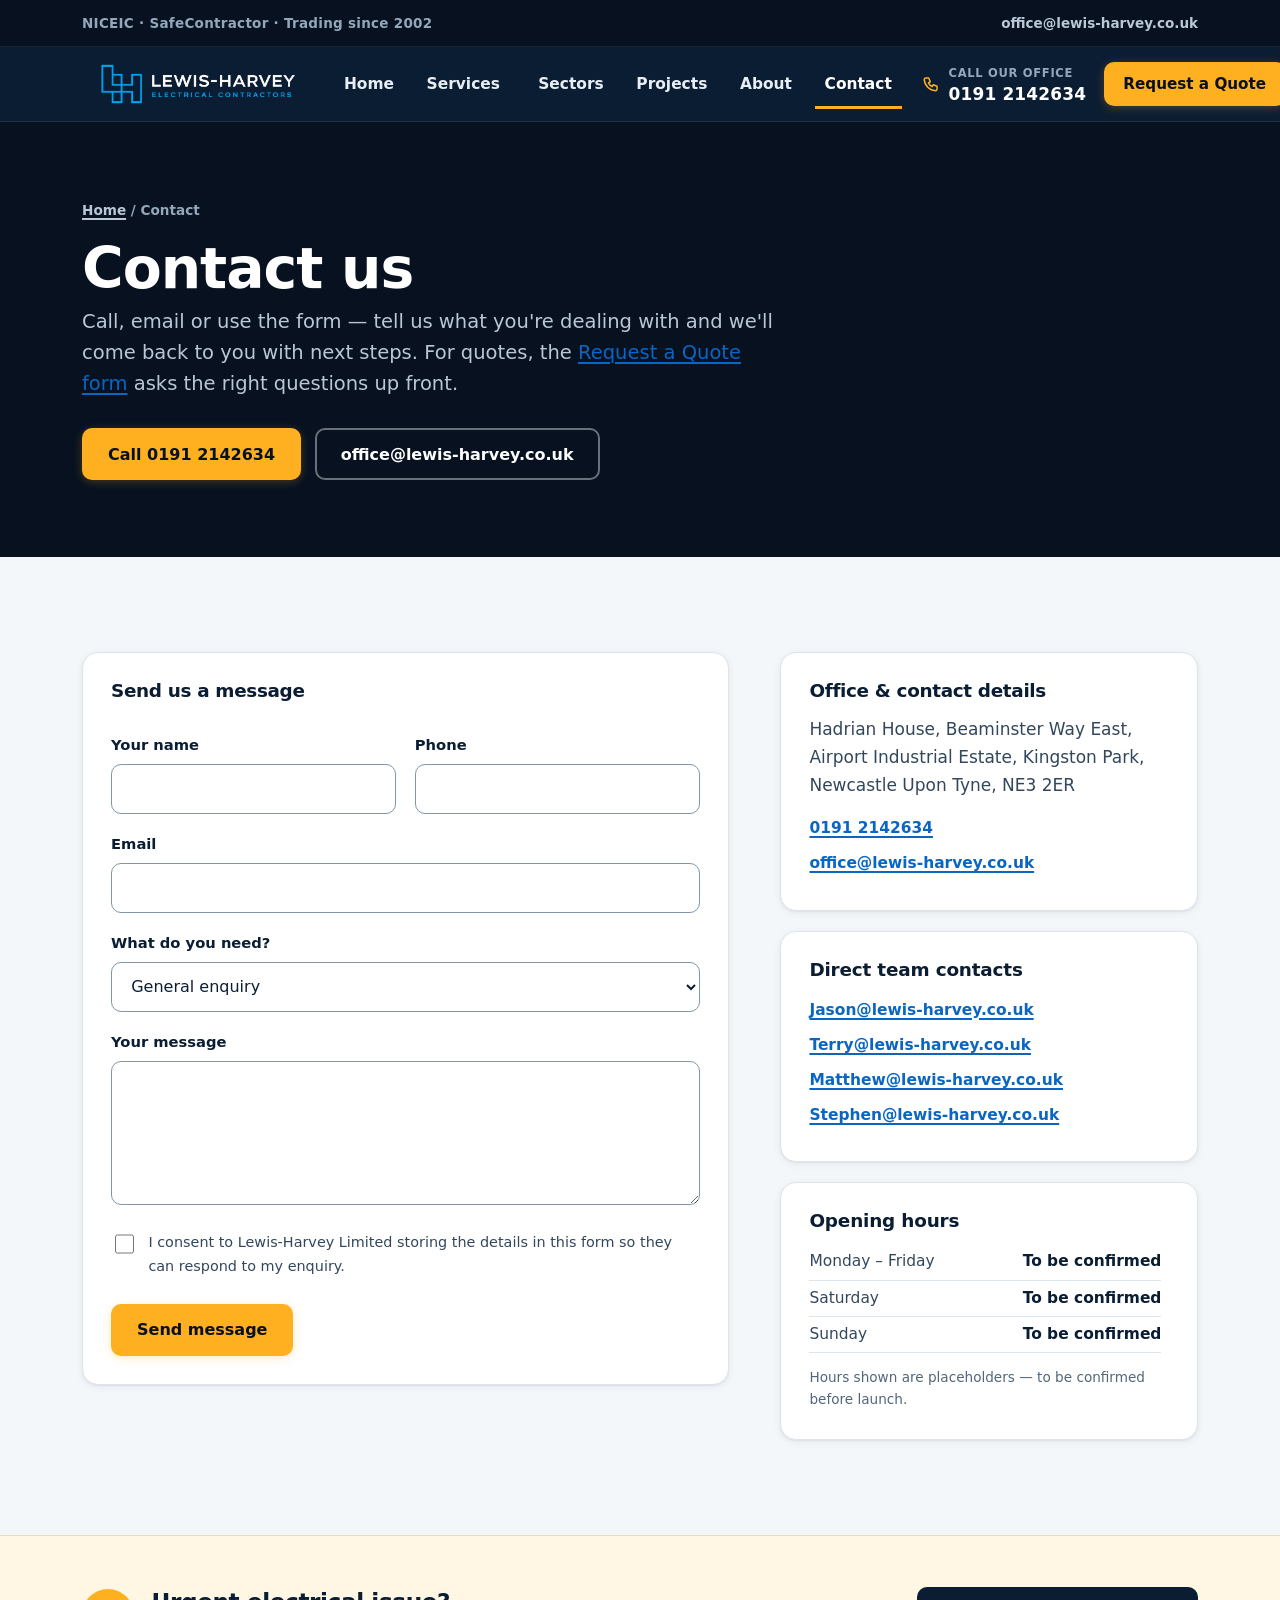
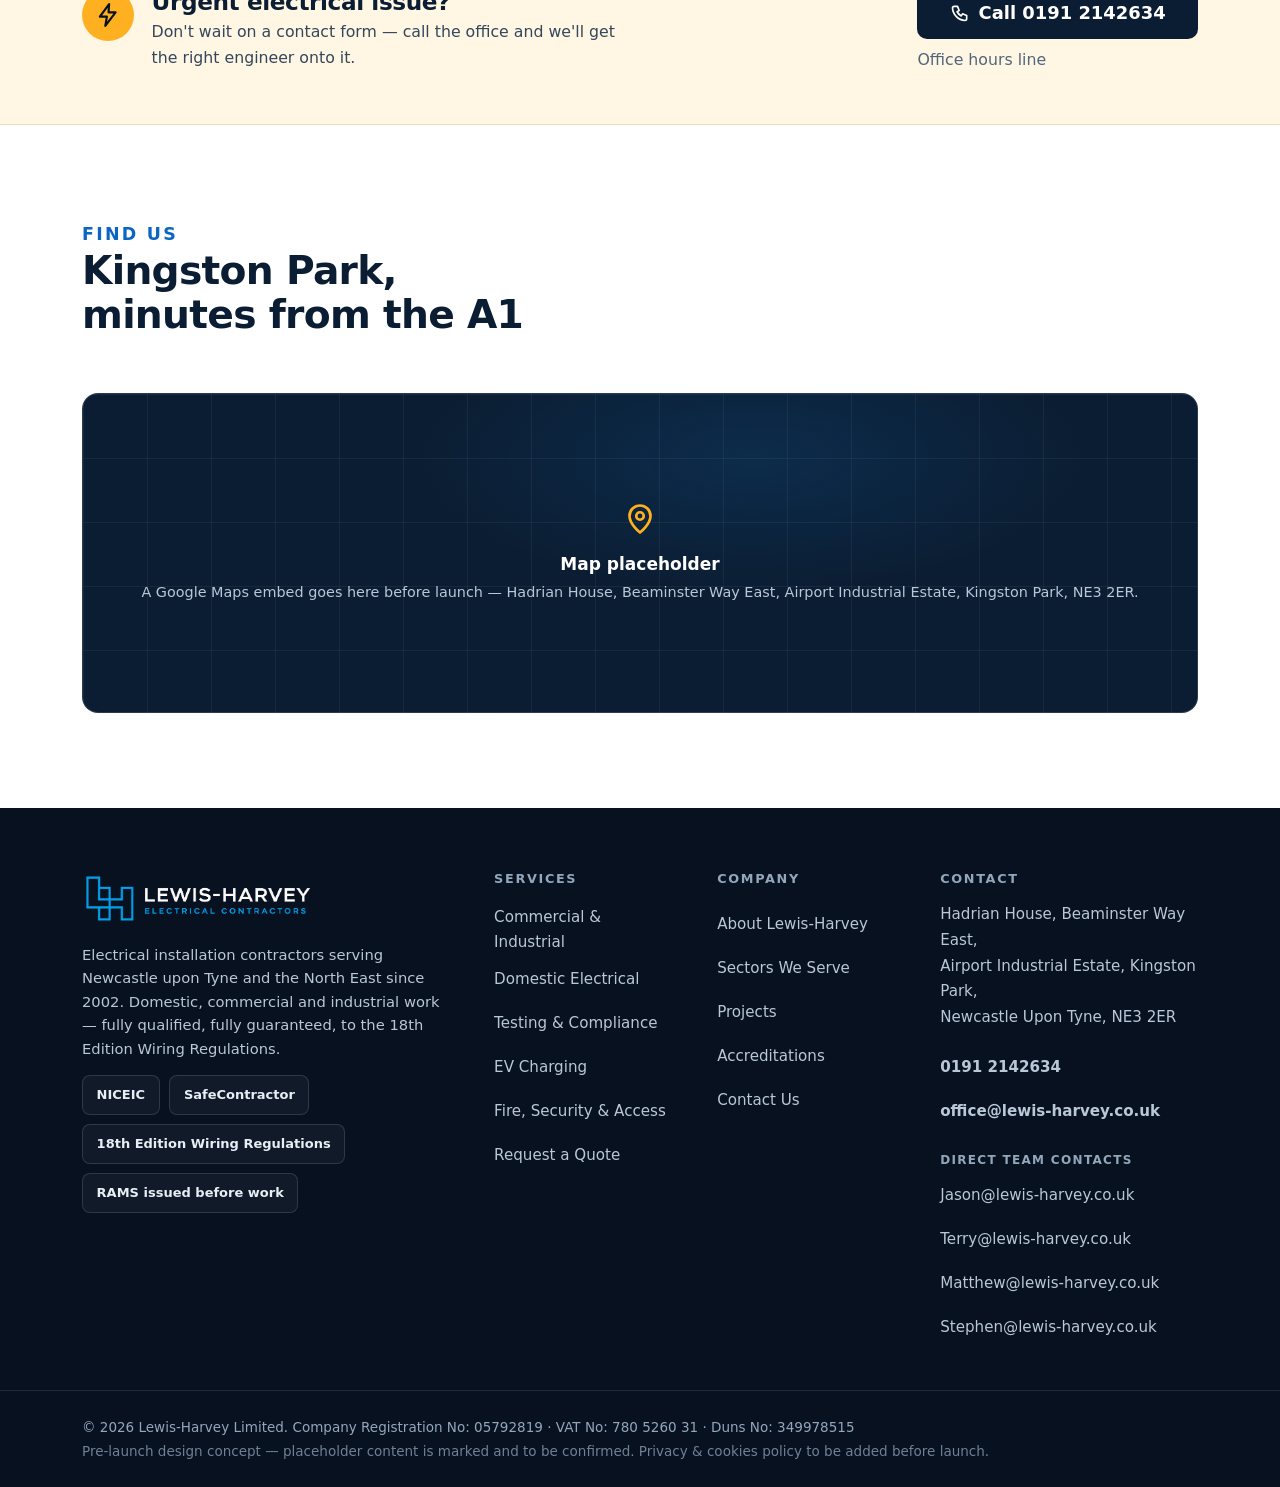
<file: contact/index.html>
<!DOCTYPE html>
<html lang="en-GB">
<head>
  <meta charset="utf-8">
  <meta name="viewport" content="width=device-width, initial-scale=1">
  <title>Contact | Lewis-Harvey Electrical Contractors Newcastle</title>
  <meta name="description" content="Contact Lewis-Harvey Limited, electrical contractors at Kingston Park, Newcastle. Call 0191 2142634, email office@lewis-harvey.co.uk or send us the details of your job.">
  <link rel="canonical" href="https://www.lewis-harvey.co.uk/contact/">
  <meta name="theme-color" content="#0B1D33">

  <meta property="og:type" content="website">
  <meta property="og:site_name" content="Lewis-Harvey Limited">
  <meta property="og:title" content="Contact | Lewis-Harvey Electrical Contractors Newcastle">
  <meta property="og:description" content="Contact Lewis-Harvey Limited, electrical contractors at Kingston Park, Newcastle. Call 0191 2142634, email office@lewis-harvey.co.uk or send us the details of your job.">
  <meta property="og:url" content="https://www.lewis-harvey.co.uk/contact/">
  <meta property="og:image" content="https://www.lewis-harvey.co.uk/assets/images/brand/og-image.jpg">
  <meta name="twitter:card" content="summary_large_image">

  <link rel="icon" href="../assets/images/brand/favicon.svg" type="image/svg+xml">
  <link rel="icon" href="../assets/images/brand/favicon-32.png" type="image/png" sizes="32x32">
  <link rel="apple-touch-icon" href="../assets/images/brand/apple-touch-icon.png">
  <link rel="manifest" href="../assets/site.webmanifest">

  <link rel="stylesheet" href="../assets/css/main.css">
  <script src="../assets/js/main.js" defer></script>
</head>
<body>
<a class="skip-link" href="#main">Skip to main content</a>

<div class="utility-bar">
  <div class="container utility-bar__inner">
    <p class="utility-bar__trust">NICEIC · SafeContractor · Trading since 2002</p>
    <a class="utility-bar__email" href="mailto:office@lewis-harvey.co.uk">office@lewis-harvey.co.uk</a>
  </div>
</div>

<header class="site-header" data-header>
  <div class="container site-header__inner">
    <a class="brand" href="../" aria-label="Lewis-Harvey Limited — home">
      <!-- PLACEHOLDER LOGO: replace site/assets/images/brand/logo-light.svg with the real logo (see ASSETS-NEEDED.md) -->
      <img src="../assets/images/brand/logo-light.svg" alt="Lewis-Harvey Limited — Electrical Installation Contractors" width="232" height="46">
    </a>

    <nav class="primary-nav" aria-label="Main navigation">
      <ul class="primary-nav__list">
        <li><a href="../">Home</a></li>
        <li class="has-dropdown" data-dropdown>
          <button type="button" class="primary-nav__dropbtn" aria-expanded="false" aria-controls="services-menu">
            Services
            <svg class="chevron" width="12" height="12" viewBox="0 0 16 16" fill="none" aria-hidden="true"><path d="M3 6l5 5 5-5" stroke="currentColor" stroke-width="2" stroke-linecap="round" stroke-linejoin="round"/></svg>
          </button>
          <ul class="dropdown" id="services-menu">
            <li><a href="../services/commercial/"><strong>Commercial &amp; Industrial</strong><span>Offices, retail, education, care &amp; industrial units</span></a></li>
            <li><a href="../services/domestic/"><strong>Domestic</strong><span>Rewires, fuse boards, lighting &amp; repairs at home</span></a></li>
            <li><a href="../services/testing-compliance/"><strong>Testing &amp; Compliance</strong><span>EICR, PAT, emergency lighting &amp; fire alarm testing</span></a></li>
            <li><a href="../services/ev-charging/"><strong>EV Charging</strong><span>Home &amp; workplace charge point installation</span></a></li>
            <li><a href="../services/fire-security/"><strong>Fire, Security &amp; Access</strong><span>Fire alarms, CCTV, door entry &amp; intruder alarms</span></a></li>
          </ul>
        </li>
        <li><a href="../sectors/">Sectors</a></li>
        <li><a href="../projects/">Projects</a></li>
        <li><a href="../about/">About</a></li>
        <li><a href="../contact/">Contact</a></li>
      </ul>
    </nav>

    <div class="site-header__actions">
      <a class="header-phone" href="tel:01912142634">
        <svg width="18" height="18" viewBox="0 0 24 24" fill="none" aria-hidden="true"><path d="M5 4h4l2 5-2.5 1.5a12 12 0 0 0 5 5L15 13l5 2v4a2 2 0 0 1-2 2A16 16 0 0 1 3 6a2 2 0 0 1 2-2Z" stroke="currentColor" stroke-width="2" stroke-linejoin="round"/></svg>
        <span class="header-phone__label">Call our office</span>
        <span class="header-phone__number">0191 2142634</span>
      </a>
      <a class="btn btn--primary btn--header" href="../quote/">Request a Quote</a>
      <button type="button" class="nav-toggle" aria-expanded="false" aria-controls="mobile-menu">
        <span class="nav-toggle__bars" aria-hidden="true"></span>
        Menu
      </button>
    </div>
  </div>

  <nav class="mobile-menu" id="mobile-menu" aria-label="Mobile navigation" hidden>
    <ul class="mobile-menu__list">
      <li><a href="../">Home</a></li>
      <li class="mobile-menu__group" aria-hidden="true">Services</li>
      <li><a class="mobile-menu__sub" href="../services/commercial/">Commercial &amp; Industrial</a></li>
      <li><a class="mobile-menu__sub" href="../services/domestic/">Domestic</a></li>
      <li><a class="mobile-menu__sub" href="../services/testing-compliance/">Testing &amp; Compliance</a></li>
      <li><a class="mobile-menu__sub" href="../services/ev-charging/">EV Charging</a></li>
      <li><a class="mobile-menu__sub" href="../services/fire-security/">Fire, Security &amp; Access</a></li>
      <li><a href="../sectors/">Sectors</a></li>
      <li><a href="../projects/">Projects</a></li>
      <li><a href="../about/">About</a></li>
      <li><a href="../contact/">Contact</a></li>
    </ul>
    <div class="mobile-menu__cta">
      <a class="btn btn--primary" href="../quote/">Request a Quote</a>
      <a class="btn btn--outline-light" href="tel:01912142634">Call 0191 2142634</a>
    </div>
  </nav>
</header>


<main id="main" tabindex="-1">
<section class="page-hero page-hero--deep">
  <div class="container">
    <p class="breadcrumb"><a href="../">Home</a> / Contact</p>
    <h1>Contact us</h1>
    <p class="lead">Call, email or use the form — tell us what you're dealing with and we'll come back to you with next steps. For quotes, the <a href="../quote/">Request a Quote form</a> asks the right questions up front.</p>
    <div class="btn-row page-hero__actions">
      <a class="btn btn--primary" href="tel:01912142634">Call 0191 2142634</a>
      <a class="btn btn--outline-light" href="mailto:office@lewis-harvey.co.uk">office@lewis-harvey.co.uk</a>
    </div>
  </div>
</section>

<section class="section section--grey">
  <div class="container quote-layout">
    <div>
      <!-- ==============================================================
           FORMSPREE SETUP (one-time, same account as the quote form):
           1. Create a form at https://formspree.io (free tier is fine here).
           2. Copy its ID from the form's Integration tab (e.g. "mqkrzabc").
           3. Replace REPLACE_WITH_FORM_ID in the action attribute below.
           4. Send a test message and check it arrives.
           Until then the form runs in demo mode: it shows the success
           state but sends nothing.
           ============================================================== -->
      <form class="form contact-card" method="POST" action="https://formspree.io/f/REPLACE_WITH_FORM_ID"
            data-formspree data-success="#contact-success" id="contact-form">
        <h2>Send us a message</h2>
        <input type="hidden" name="_subject" value="Website contact — lewis-harvey.co.uk">
        <!-- Honeypot anti-spam field: humans never see it; Formspree discards submissions where it's filled -->
        <div class="hp-field" aria-hidden="true">
          <label>Leave this field empty <input type="text" name="_gotcha" tabindex="-1" autocomplete="off"></label>
        </div>

        <div class="form-row form-row--2">
          <div class="form-field">
            <label for="c-name">Your name</label>
            <input type="text" id="c-name" name="name" autocomplete="name" required>
          </div>
          <div class="form-field">
            <label for="c-phone">Phone</label>
            <input type="tel" id="c-phone" name="phone" autocomplete="tel" required>
          </div>
        </div>
        <div class="form-field">
          <label for="c-email">Email</label>
          <input type="email" id="c-email" name="email" autocomplete="email" required>
        </div>
        <div class="form-field">
          <label for="c-topic">What do you need?</label>
          <select id="c-topic" name="topic">
            <option value="enquiry">General enquiry</option>
            <option value="quote">A quote for a job</option>
            <option value="survey">Book a site survey</option>
            <option value="testing">Testing &amp; compliance</option>
            <option value="urgent">Urgent fault — but call us, it's faster</option>
          </select>
        </div>
        <div class="form-field">
          <label for="c-message">Your message</label>
          <textarea id="c-message" name="message" required></textarea>
        </div>
        <label class="form-consent">
          <input type="checkbox" name="consent" value="given" required>
          <!-- EDIT: link the privacy policy here once it exists (see LAUNCH-CHECKLIST.md) -->
          <span>I consent to Lewis-Harvey Limited storing the details in this form so they can respond to my enquiry.</span>
        </label>
        <p class="form-error" role="alert">Something went wrong sending your message. Please call <a href="tel:01912142634">0191 2142634</a> or email <a href="mailto:office@lewis-harvey.co.uk">office@lewis-harvey.co.uk</a> instead.</p>
        <div class="form-actions">
          <button class="btn btn--primary" type="submit">Send message</button>
        </div>
      </form>

      <div class="form-success" id="contact-success" hidden tabindex="-1">
        <h3>Thanks — your message is on its way</h3>
        <p>We'll read it and come back to you. If it's urgent in the meantime, call <a href="tel:01912142634">0191 2142634</a>.</p>
        <p data-demo-note hidden>Demo mode: this design concept isn't connected to Formspree yet, so nothing was actually sent. On the live site this will deliver to the office inbox.</p>
      </div>
    </div>

    <div>
      <div class="contact-card">
        <h2>Office &amp; contact details</h2>
        <address>
          Hadrian House, Beaminster Way East,<br>
          Airport Industrial Estate, Kingston Park,<br>
          Newcastle Upon Tyne, NE3 2ER
        </address>
        <ul style="margin-top:.8rem">
          <li><a href="tel:01912142634">0191 2142634</a></li>
          <li><a href="mailto:office@lewis-harvey.co.uk">office@lewis-harvey.co.uk</a></li>
        </ul>
      </div>
      <div class="contact-card">
        <h3>Direct team contacts</h3>
        <ul>
          <li><a href="mailto:Jason@lewis-harvey.co.uk">Jason@lewis-harvey.co.uk</a></li>
          <li><a href="mailto:Terry@lewis-harvey.co.uk">Terry@lewis-harvey.co.uk</a></li>
          <li><a href="mailto:Matthew@lewis-harvey.co.uk">Matthew@lewis-harvey.co.uk</a></li>
          <li><a href="mailto:Stephen@lewis-harvey.co.uk">Stephen@lewis-harvey.co.uk</a></li>
        </ul>
      </div>
      <div class="contact-card">
        <h3>Opening hours</h3>
        <!-- EDIT BEFORE LAUNCH: confirm real opening hours — these are placeholders -->
        <ul class="hours-list">
          <li><span>Monday – Friday</span><span>To be confirmed</span></li>
          <li><span>Saturday</span><span>To be confirmed</span></li>
          <li><span>Sunday</span><span>To be confirmed</span></li>
        </ul>
        <p style="margin:.8rem 0 0;font-size:.85rem;color:var(--ink-500)">Hours shown are placeholders — to be confirmed before launch.</p>
      </div>
    </div>
  </div>
</section>

<section class="urgent">
  <div class="container urgent__inner">
    <div class="urgent__copy">
      <span class="urgent__icon" aria-hidden="true"><svg width="26" height="26" viewBox="0 0 24 24" fill="none"><path d="M13 2 4.5 13.5H11L9.5 22 19 9.5h-6.5L13 2Z" stroke="currentColor" stroke-width="2" stroke-linejoin="round"/></svg></span>
      <div>
        <h2>Urgent electrical issue?</h2>
        <p>Don't wait on a contact form — call the office and we'll get the right engineer onto it.</p>
      </div>
    </div>
    <div class="urgent__actions">
      <!-- EDIT: if the owner wants a dedicated emergency mobile published, add it here.
           Personal mobile numbers are deliberately NOT published. -->
      <a class="btn btn--navy" href="tel:01912142634">
        <svg width="20" height="20" viewBox="0 0 24 24" fill="none" aria-hidden="true"><path d="M5 4h4l2 5-2.5 1.5a12 12 0 0 0 5 5L15 13l5 2v4a2 2 0 0 1-2 2A16 16 0 0 1 3 6a2 2 0 0 1 2-2Z" stroke="currentColor" stroke-width="2" stroke-linejoin="round"/></svg>
        Call 0191 2142634
      </a>
      <p class="urgent__hint">Office hours line</p>
    </div>
  </div>
</section>

<section class="section">
  <div class="container">
    <div class="section-head" data-reveal>
      <p class="eyebrow">Find us</p>
      <h2>Kingston Park, minutes from the A1</h2>
    </div>
    <!-- EDIT BEFORE LAUNCH: replace this placeholder with a real Google Maps embed.
         Google Maps → search "Hadrian House, Beaminster Way East, NE3 2ER" →
         Share → "Embed a map" → paste the <iframe> in place of the div below. -->
    <div class="map-placeholder" data-reveal>
      <div>
        <svg width="36" height="36" viewBox="0 0 24 24" fill="none" aria-hidden="true"><path d="M12 21s-7-5.5-7-11a7 7 0 0 1 14 0c0 5.5-7 11-7 11Z" stroke="currentColor" stroke-width="1.8" stroke-linejoin="round"/><circle cx="12" cy="10" r="2.5" stroke="currentColor" stroke-width="1.8"/></svg>
        <strong>Map placeholder</strong>
        <p>A Google Maps embed goes here before launch — Hadrian House, Beaminster Way East, Airport Industrial Estate, Kingston Park, NE3 2ER.</p>
      </div>
    </div>
  </div>
</section>
</main>

<footer class="site-footer">
  <div class="container site-footer__grid">
    <div class="site-footer__brand">
      <img src="../assets/images/brand/logo-light.svg" alt="Lewis-Harvey Limited" width="232" height="46" loading="lazy">
      <p>Electrical installation contractors serving Newcastle upon Tyne and the North East since 2002. Domestic, commercial and industrial work — fully qualified, fully guaranteed, to the 18th Edition Wiring Regulations.</p>
      <!-- PLACEHOLDER BADGES: swap these text badges for official accreditation logos once
           supplied (NICEIC / SafeContractor brand portals) — see ASSETS-NEEDED.md -->
      <ul class="badge-row" aria-label="Accreditations">
        <li class="badge">NICEIC</li>
        <li class="badge">SafeContractor</li>
        <li class="badge">18th Edition Wiring Regulations</li>
        <li class="badge">RAMS issued before work</li>
      </ul>
    </div>

    <nav class="site-footer__col" aria-label="Services">
      <h2 class="site-footer__heading">Services</h2>
      <ul>
        <li><a href="../services/commercial/">Commercial &amp; Industrial</a></li>
        <li><a href="../services/domestic/">Domestic Electrical</a></li>
        <li><a href="../services/testing-compliance/">Testing &amp; Compliance</a></li>
        <li><a href="../services/ev-charging/">EV Charging</a></li>
        <li><a href="../services/fire-security/">Fire, Security &amp; Access</a></li>
        <li><a href="../quote/">Request a Quote</a></li>
      </ul>
    </nav>

    <nav class="site-footer__col" aria-label="Company">
      <h2 class="site-footer__heading">Company</h2>
      <ul>
        <li><a href="../about/">About Lewis-Harvey</a></li>
        <li><a href="../sectors/">Sectors We Serve</a></li>
        <li><a href="../projects/">Projects</a></li>
        <li><a href="../accreditations/">Accreditations</a></li>
        <li><a href="../contact/">Contact Us</a></li>
      </ul>
    </nav>

    <div class="site-footer__col site-footer__contact">
      <h2 class="site-footer__heading">Contact</h2>
      <address>
        Hadrian House, Beaminster Way East,<br>
        Airport Industrial Estate, Kingston Park,<br>
        Newcastle Upon Tyne, NE3 2ER
      </address>
      <ul class="site-footer__contact-list">
        <li><a href="tel:01912142634">0191 2142634</a></li>
        <li><a href="mailto:office@lewis-harvey.co.uk">office@lewis-harvey.co.uk</a></li>
      </ul>
      <h3 class="site-footer__subheading">Direct team contacts</h3>
      <ul class="site-footer__contact-list site-footer__contact-list--small">
        <li><a href="mailto:Jason@lewis-harvey.co.uk">Jason@lewis-harvey.co.uk</a></li>
        <li><a href="mailto:Terry@lewis-harvey.co.uk">Terry@lewis-harvey.co.uk</a></li>
        <li><a href="mailto:Matthew@lewis-harvey.co.uk">Matthew@lewis-harvey.co.uk</a></li>
        <li><a href="mailto:Stephen@lewis-harvey.co.uk">Stephen@lewis-harvey.co.uk</a></li>
      </ul>
    </div>
  </div>

  <div class="site-footer__legal">
    <div class="container">
      <p>&copy; <span data-year>2026</span> Lewis-Harvey Limited. Company Registration No: 05792819 · VAT No: 780 5260 31 · Duns No: 349978515</p>
      <!-- Remove the line below at launch (see LAUNCH-CHECKLIST.md, produced in Stage 2). -->
      <p class="site-footer__note">Pre-launch design concept — placeholder content is marked and to be confirmed. Privacy &amp; cookies policy to be added before launch.</p>
    </div>
  </div>
</footer>

<nav class="mobile-cta" aria-label="Quick contact">
  <a href="tel:01912142634">
    <svg width="20" height="20" viewBox="0 0 24 24" fill="none" aria-hidden="true"><path d="M5 4h4l2 5-2.5 1.5a12 12 0 0 0 5 5L15 13l5 2v4a2 2 0 0 1-2 2A16 16 0 0 1 3 6a2 2 0 0 1 2-2Z" stroke="currentColor" stroke-width="2" stroke-linejoin="round"/></svg>
    Call
  </a>
  <a class="mobile-cta__quote" href="../quote/">
    <svg width="20" height="20" viewBox="0 0 24 24" fill="none" aria-hidden="true"><path d="M13 2 4.5 13.5H11L9.5 22 19 9.5h-6.5L13 2Z" stroke="currentColor" stroke-width="2" stroke-linejoin="round"/></svg>
    Get a Quote
  </a>
  <a href="mailto:office@lewis-harvey.co.uk">
    <svg width="20" height="20" viewBox="0 0 24 24" fill="none" aria-hidden="true"><rect x="3" y="5" width="18" height="14" rx="2" stroke="currentColor" stroke-width="2"/><path d="m3 7 9 6 9-6" stroke="currentColor" stroke-width="2" stroke-linecap="round" stroke-linejoin="round"/></svg>
    Email
  </a>
</nav>

</body>
</html>
</file>
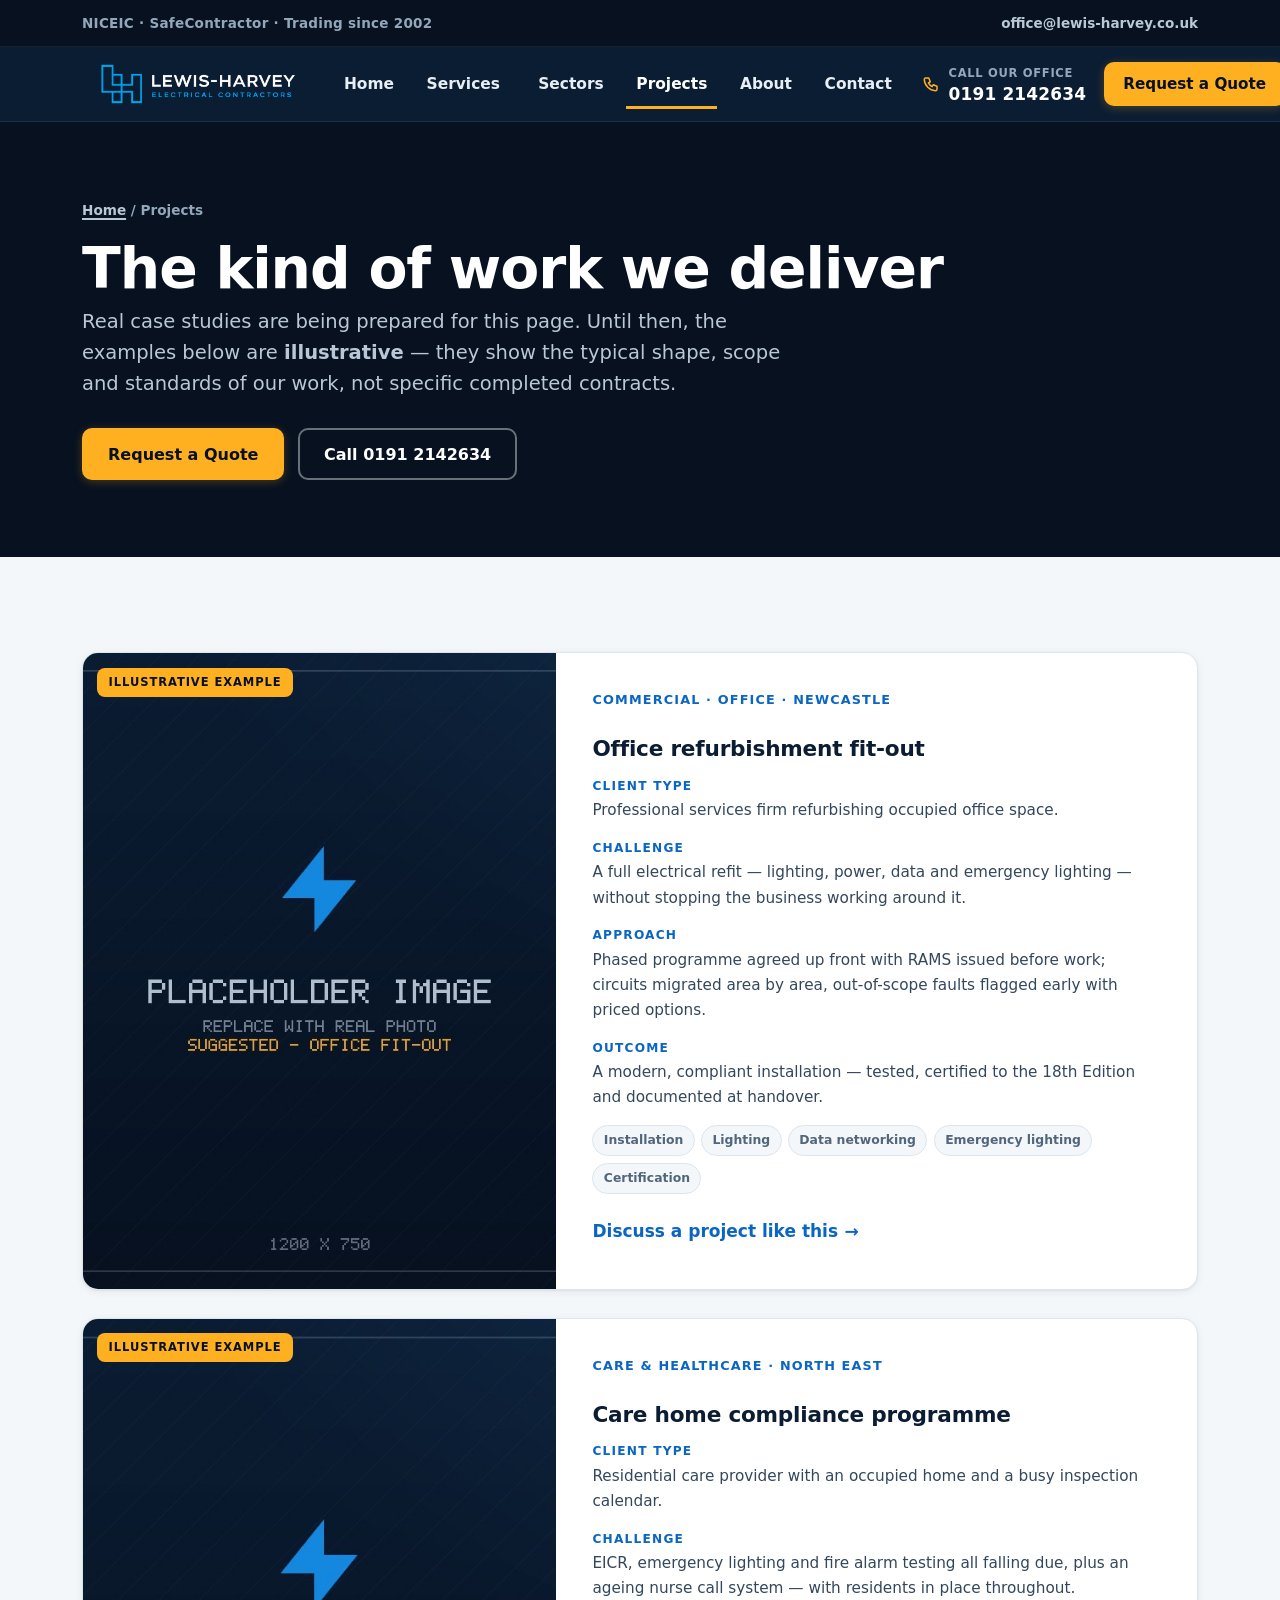
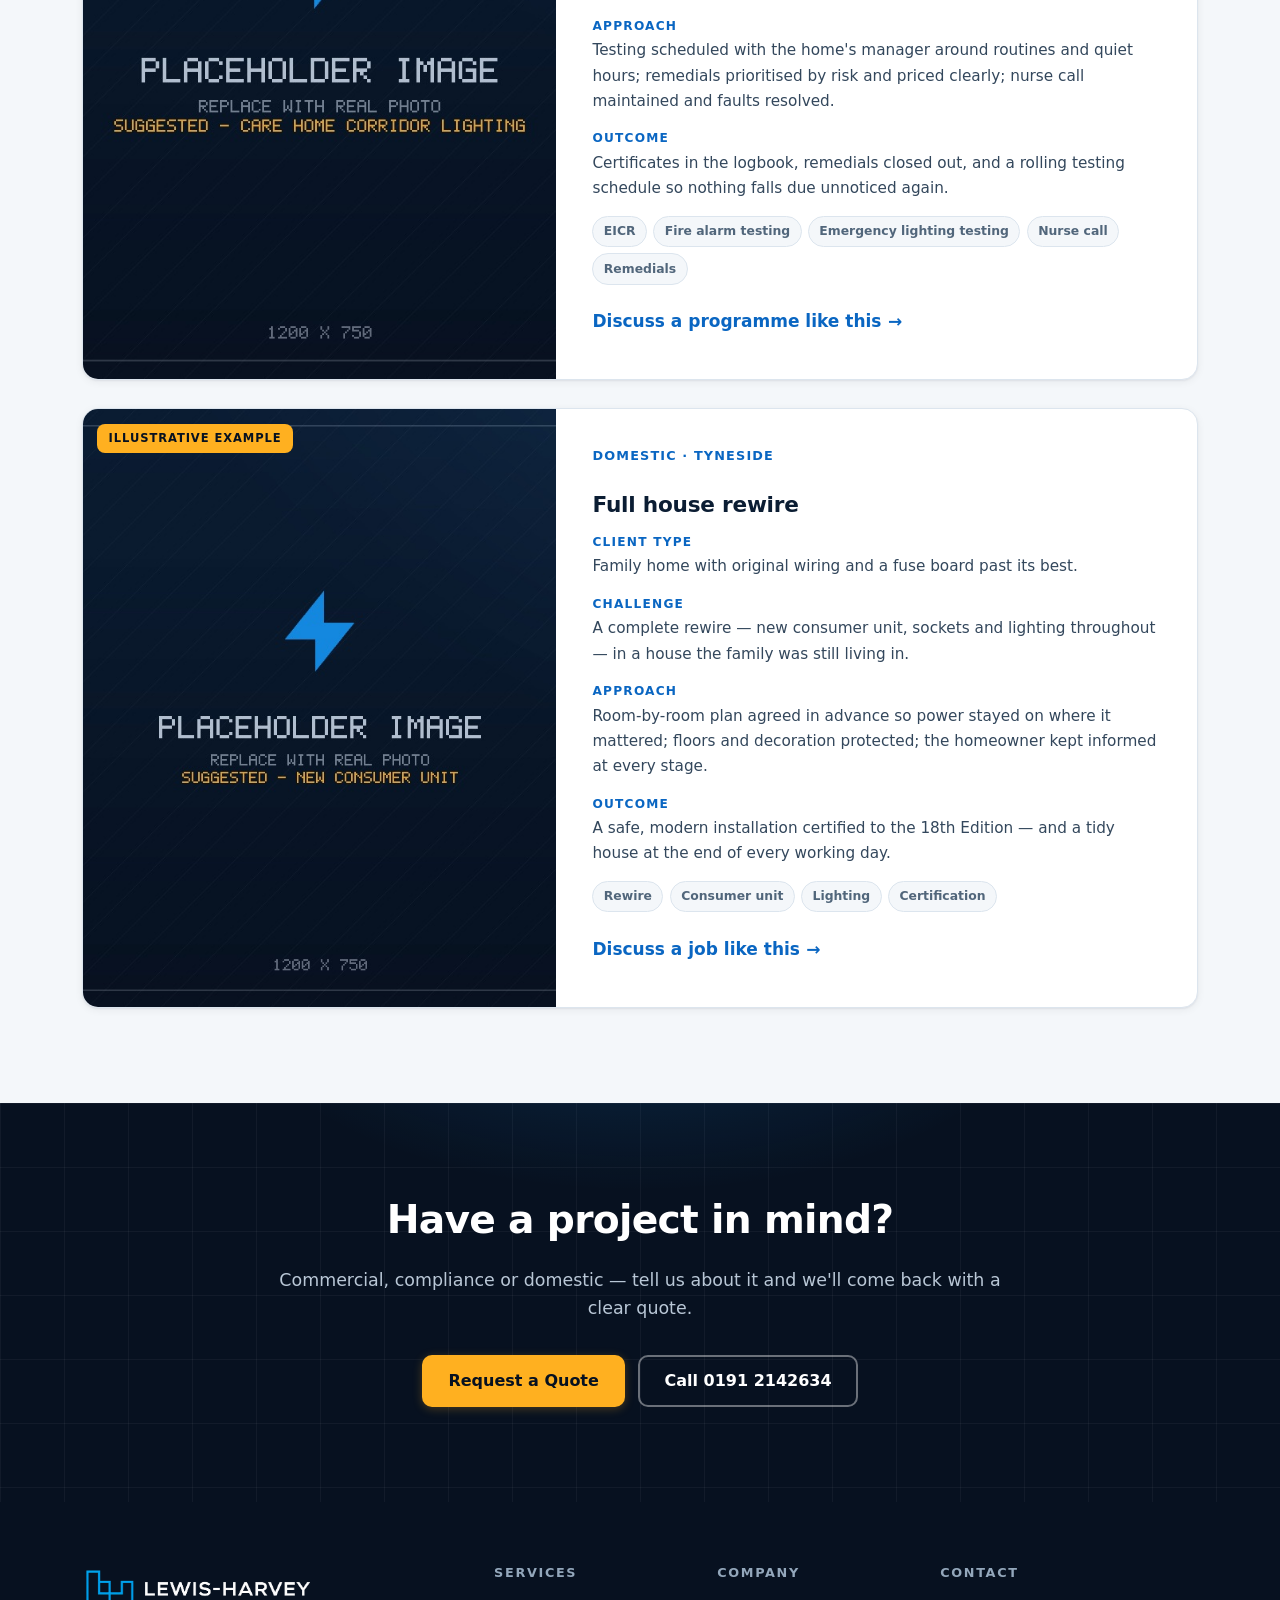
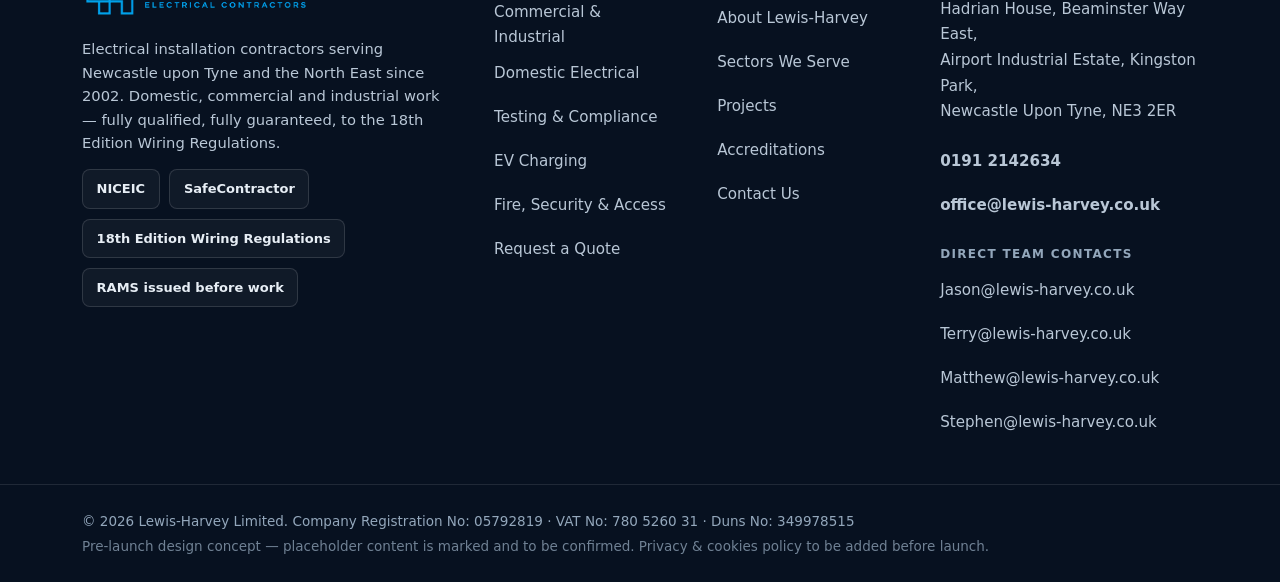
<file: projects/index.html>
<!DOCTYPE html>
<html lang="en-GB">
<head>
  <meta charset="utf-8">
  <meta name="viewport" content="width=device-width, initial-scale=1">
  <title>Example Projects | Electrical Contractors Newcastle | Lewis-Harvey</title>
  <meta name="description" content="Illustrative example projects showing the shape of Lewis-Harvey&#x27;s commercial, compliance and domestic electrical work across Newcastle and the North East. Real case studies in preparation.">
  <link rel="canonical" href="https://www.lewis-harvey.co.uk/projects/">
  <meta name="theme-color" content="#0B1D33">

  <meta property="og:type" content="website">
  <meta property="og:site_name" content="Lewis-Harvey Limited">
  <meta property="og:title" content="Example Projects | Electrical Contractors Newcastle | Lewis-Harvey">
  <meta property="og:description" content="Illustrative example projects showing the shape of Lewis-Harvey&#x27;s commercial, compliance and domestic electrical work across Newcastle and the North East. Real case studies in preparation.">
  <meta property="og:url" content="https://www.lewis-harvey.co.uk/projects/">
  <meta property="og:image" content="https://www.lewis-harvey.co.uk/assets/images/brand/og-image.jpg">
  <meta name="twitter:card" content="summary_large_image">

  <link rel="icon" href="../assets/images/brand/favicon.svg" type="image/svg+xml">
  <link rel="icon" href="../assets/images/brand/favicon-32.png" type="image/png" sizes="32x32">
  <link rel="apple-touch-icon" href="../assets/images/brand/apple-touch-icon.png">
  <link rel="manifest" href="../assets/site.webmanifest">

  <link rel="stylesheet" href="../assets/css/main.css">
  <script src="../assets/js/main.js" defer></script>
</head>
<body>
<a class="skip-link" href="#main">Skip to main content</a>

<div class="utility-bar">
  <div class="container utility-bar__inner">
    <p class="utility-bar__trust">NICEIC · SafeContractor · Trading since 2002</p>
    <a class="utility-bar__email" href="mailto:office@lewis-harvey.co.uk">office@lewis-harvey.co.uk</a>
  </div>
</div>

<header class="site-header" data-header>
  <div class="container site-header__inner">
    <a class="brand" href="../" aria-label="Lewis-Harvey Limited — home">
      <!-- PLACEHOLDER LOGO: replace site/assets/images/brand/logo-light.svg with the real logo (see ASSETS-NEEDED.md) -->
      <img src="../assets/images/brand/logo-light.svg" alt="Lewis-Harvey Limited — Electrical Installation Contractors" width="232" height="46">
    </a>

    <nav class="primary-nav" aria-label="Main navigation">
      <ul class="primary-nav__list">
        <li><a href="../">Home</a></li>
        <li class="has-dropdown" data-dropdown>
          <button type="button" class="primary-nav__dropbtn" aria-expanded="false" aria-controls="services-menu">
            Services
            <svg class="chevron" width="12" height="12" viewBox="0 0 16 16" fill="none" aria-hidden="true"><path d="M3 6l5 5 5-5" stroke="currentColor" stroke-width="2" stroke-linecap="round" stroke-linejoin="round"/></svg>
          </button>
          <ul class="dropdown" id="services-menu">
            <li><a href="../services/commercial/"><strong>Commercial &amp; Industrial</strong><span>Offices, retail, education, care &amp; industrial units</span></a></li>
            <li><a href="../services/domestic/"><strong>Domestic</strong><span>Rewires, fuse boards, lighting &amp; repairs at home</span></a></li>
            <li><a href="../services/testing-compliance/"><strong>Testing &amp; Compliance</strong><span>EICR, PAT, emergency lighting &amp; fire alarm testing</span></a></li>
            <li><a href="../services/ev-charging/"><strong>EV Charging</strong><span>Home &amp; workplace charge point installation</span></a></li>
            <li><a href="../services/fire-security/"><strong>Fire, Security &amp; Access</strong><span>Fire alarms, CCTV, door entry &amp; intruder alarms</span></a></li>
          </ul>
        </li>
        <li><a href="../sectors/">Sectors</a></li>
        <li><a href="../projects/">Projects</a></li>
        <li><a href="../about/">About</a></li>
        <li><a href="../contact/">Contact</a></li>
      </ul>
    </nav>

    <div class="site-header__actions">
      <a class="header-phone" href="tel:01912142634">
        <svg width="18" height="18" viewBox="0 0 24 24" fill="none" aria-hidden="true"><path d="M5 4h4l2 5-2.5 1.5a12 12 0 0 0 5 5L15 13l5 2v4a2 2 0 0 1-2 2A16 16 0 0 1 3 6a2 2 0 0 1 2-2Z" stroke="currentColor" stroke-width="2" stroke-linejoin="round"/></svg>
        <span class="header-phone__label">Call our office</span>
        <span class="header-phone__number">0191 2142634</span>
      </a>
      <a class="btn btn--primary btn--header" href="../quote/">Request a Quote</a>
      <button type="button" class="nav-toggle" aria-expanded="false" aria-controls="mobile-menu">
        <span class="nav-toggle__bars" aria-hidden="true"></span>
        Menu
      </button>
    </div>
  </div>

  <nav class="mobile-menu" id="mobile-menu" aria-label="Mobile navigation" hidden>
    <ul class="mobile-menu__list">
      <li><a href="../">Home</a></li>
      <li class="mobile-menu__group" aria-hidden="true">Services</li>
      <li><a class="mobile-menu__sub" href="../services/commercial/">Commercial &amp; Industrial</a></li>
      <li><a class="mobile-menu__sub" href="../services/domestic/">Domestic</a></li>
      <li><a class="mobile-menu__sub" href="../services/testing-compliance/">Testing &amp; Compliance</a></li>
      <li><a class="mobile-menu__sub" href="../services/ev-charging/">EV Charging</a></li>
      <li><a class="mobile-menu__sub" href="../services/fire-security/">Fire, Security &amp; Access</a></li>
      <li><a href="../sectors/">Sectors</a></li>
      <li><a href="../projects/">Projects</a></li>
      <li><a href="../about/">About</a></li>
      <li><a href="../contact/">Contact</a></li>
    </ul>
    <div class="mobile-menu__cta">
      <a class="btn btn--primary" href="../quote/">Request a Quote</a>
      <a class="btn btn--outline-light" href="tel:01912142634">Call 0191 2142634</a>
    </div>
  </nav>
</header>


<main id="main" tabindex="-1">
<section class="page-hero page-hero--deep">
  <div class="container">
    <p class="breadcrumb"><a href="../">Home</a> / Projects</p>
    <h1>The kind of work we deliver</h1>
    <p class="lead">Real case studies are being prepared for this page. Until then, the examples below are <strong>illustrative</strong> — they show the typical shape, scope and standards of our work, not specific completed contracts.</p>
    <div class="btn-row page-hero__actions">
      <a class="btn btn--primary" href="../quote/">Request a Quote</a>
      <a class="btn btn--outline-light" href="tel:01912142634">Call 0191 2142634</a>
    </div>
  </div>
</section>

<section class="section section--grey">
  <div class="container">
    <!-- ==================================================================
         CASE STUDY TEMPLATES — ILLUSTRATIVE ONLY.
         Replace each with a real project before launch: swap the photo,
         rewrite Challenge / Approach / Outcome with real details, and only
         then remove the "Illustrative example" flag from that card.
         ================================================================== -->
    <div class="case-study-list" data-reveal>

      <article class="case-study">
        <figure class="media-slot">
          <span class="project-card__flag">Illustrative example</span>
          <img src="../assets/images/slots/home-project-office.jpg" width="1200" height="750" alt="Example office electrical fit-out (placeholder image — replace with real project photo)" loading="lazy">
        </figure>
        <div class="case-study__body">
          <p class="project-card__sector">Commercial · Office · Newcastle</p>
          <h3>Office refurbishment fit-out</h3>
          <div class="cs-block"><span class="cs-label">Client type</span><p>Professional services firm refurbishing occupied office space.</p></div>
          <div class="cs-block"><span class="cs-label">Challenge</span><p>A full electrical refit — lighting, power, data and emergency lighting — without stopping the business working around it.</p></div>
          <div class="cs-block"><span class="cs-label">Approach</span><p>Phased programme agreed up front with RAMS issued before work; circuits migrated area by area, out-of-scope faults flagged early with priced options.</p></div>
          <div class="cs-block"><span class="cs-label">Outcome</span><p>A modern, compliant installation — tested, certified to the 18th Edition and documented at handover.</p></div>
          <ul class="mini-chips"><li>Installation</li><li>Lighting</li><li>Data networking</li><li>Emergency lighting</li><li>Certification</li></ul>
          <p style="margin:0"><a class="arrow-link" href="../quote/?type=commercial">Discuss a project like this</a></p>
        </div>
      </article>

      <article class="case-study">
        <figure class="media-slot">
          <span class="project-card__flag">Illustrative example</span>
          <img src="../assets/images/slots/home-project-care.jpg" width="1200" height="750" alt="Example care home compliance programme (placeholder image — replace with real project photo)" loading="lazy">
        </figure>
        <div class="case-study__body">
          <p class="project-card__sector">Care &amp; healthcare · North East</p>
          <h3>Care home compliance programme</h3>
          <div class="cs-block"><span class="cs-label">Client type</span><p>Residential care provider with an occupied home and a busy inspection calendar.</p></div>
          <div class="cs-block"><span class="cs-label">Challenge</span><p>EICR, emergency lighting and fire alarm testing all falling due, plus an ageing nurse call system — with residents in place throughout.</p></div>
          <div class="cs-block"><span class="cs-label">Approach</span><p>Testing scheduled with the home's manager around routines and quiet hours; remedials prioritised by risk and priced clearly; nurse call maintained and faults resolved.</p></div>
          <div class="cs-block"><span class="cs-label">Outcome</span><p>Certificates in the logbook, remedials closed out, and a rolling testing schedule so nothing falls due unnoticed again.</p></div>
          <ul class="mini-chips"><li>EICR</li><li>Fire alarm testing</li><li>Emergency lighting testing</li><li>Nurse call</li><li>Remedials</li></ul>
          <p style="margin:0"><a class="arrow-link" href="../quote/?service=inspection-testing">Discuss a programme like this</a></p>
        </div>
      </article>

      <article class="case-study">
        <figure class="media-slot">
          <span class="project-card__flag">Illustrative example</span>
          <img src="../assets/images/slots/home-project-domestic.jpg" width="1200" height="750" alt="Example full house rewire (placeholder image — replace with real project photo)" loading="lazy">
        </figure>
        <div class="case-study__body">
          <p class="project-card__sector">Domestic · Tyneside</p>
          <h3>Full house rewire</h3>
          <div class="cs-block"><span class="cs-label">Client type</span><p>Family home with original wiring and a fuse board past its best.</p></div>
          <div class="cs-block"><span class="cs-label">Challenge</span><p>A complete rewire — new consumer unit, sockets and lighting throughout — in a house the family was still living in.</p></div>
          <div class="cs-block"><span class="cs-label">Approach</span><p>Room-by-room plan agreed in advance so power stayed on where it mattered; floors and decoration protected; the homeowner kept informed at every stage.</p></div>
          <div class="cs-block"><span class="cs-label">Outcome</span><p>A safe, modern installation certified to the 18th Edition — and a tidy house at the end of every working day.</p></div>
          <ul class="mini-chips"><li>Rewire</li><li>Consumer unit</li><li>Lighting</li><li>Certification</li></ul>
          <p style="margin:0"><a class="arrow-link" href="../quote/?type=domestic">Discuss a job like this</a></p>
        </div>
      </article>

    </div>
  </div>
</section>

<section class="section section--deep cta-band">
  <div class="container">
    <h2 data-reveal>Have a project in mind?</h2>
    <p data-reveal>Commercial, compliance or domestic — tell us about it and we'll come back with a clear quote.</p>
    <div class="btn-row" data-reveal>
      <a class="btn btn--primary" href="../quote/">Request a Quote</a>
      <a class="btn btn--outline-light" href="tel:01912142634">Call 0191 2142634</a>
    </div>
  </div>
</section>
</main>

<footer class="site-footer">
  <div class="container site-footer__grid">
    <div class="site-footer__brand">
      <img src="../assets/images/brand/logo-light.svg" alt="Lewis-Harvey Limited" width="232" height="46" loading="lazy">
      <p>Electrical installation contractors serving Newcastle upon Tyne and the North East since 2002. Domestic, commercial and industrial work — fully qualified, fully guaranteed, to the 18th Edition Wiring Regulations.</p>
      <!-- PLACEHOLDER BADGES: swap these text badges for official accreditation logos once
           supplied (NICEIC / SafeContractor brand portals) — see ASSETS-NEEDED.md -->
      <ul class="badge-row" aria-label="Accreditations">
        <li class="badge">NICEIC</li>
        <li class="badge">SafeContractor</li>
        <li class="badge">18th Edition Wiring Regulations</li>
        <li class="badge">RAMS issued before work</li>
      </ul>
    </div>

    <nav class="site-footer__col" aria-label="Services">
      <h2 class="site-footer__heading">Services</h2>
      <ul>
        <li><a href="../services/commercial/">Commercial &amp; Industrial</a></li>
        <li><a href="../services/domestic/">Domestic Electrical</a></li>
        <li><a href="../services/testing-compliance/">Testing &amp; Compliance</a></li>
        <li><a href="../services/ev-charging/">EV Charging</a></li>
        <li><a href="../services/fire-security/">Fire, Security &amp; Access</a></li>
        <li><a href="../quote/">Request a Quote</a></li>
      </ul>
    </nav>

    <nav class="site-footer__col" aria-label="Company">
      <h2 class="site-footer__heading">Company</h2>
      <ul>
        <li><a href="../about/">About Lewis-Harvey</a></li>
        <li><a href="../sectors/">Sectors We Serve</a></li>
        <li><a href="../projects/">Projects</a></li>
        <li><a href="../accreditations/">Accreditations</a></li>
        <li><a href="../contact/">Contact Us</a></li>
      </ul>
    </nav>

    <div class="site-footer__col site-footer__contact">
      <h2 class="site-footer__heading">Contact</h2>
      <address>
        Hadrian House, Beaminster Way East,<br>
        Airport Industrial Estate, Kingston Park,<br>
        Newcastle Upon Tyne, NE3 2ER
      </address>
      <ul class="site-footer__contact-list">
        <li><a href="tel:01912142634">0191 2142634</a></li>
        <li><a href="mailto:office@lewis-harvey.co.uk">office@lewis-harvey.co.uk</a></li>
      </ul>
      <h3 class="site-footer__subheading">Direct team contacts</h3>
      <ul class="site-footer__contact-list site-footer__contact-list--small">
        <li><a href="mailto:Jason@lewis-harvey.co.uk">Jason@lewis-harvey.co.uk</a></li>
        <li><a href="mailto:Terry@lewis-harvey.co.uk">Terry@lewis-harvey.co.uk</a></li>
        <li><a href="mailto:Matthew@lewis-harvey.co.uk">Matthew@lewis-harvey.co.uk</a></li>
        <li><a href="mailto:Stephen@lewis-harvey.co.uk">Stephen@lewis-harvey.co.uk</a></li>
      </ul>
    </div>
  </div>

  <div class="site-footer__legal">
    <div class="container">
      <p>&copy; <span data-year>2026</span> Lewis-Harvey Limited. Company Registration No: 05792819 · VAT No: 780 5260 31 · Duns No: 349978515</p>
      <!-- Remove the line below at launch (see LAUNCH-CHECKLIST.md, produced in Stage 2). -->
      <p class="site-footer__note">Pre-launch design concept — placeholder content is marked and to be confirmed. Privacy &amp; cookies policy to be added before launch.</p>
    </div>
  </div>
</footer>

<nav class="mobile-cta" aria-label="Quick contact">
  <a href="tel:01912142634">
    <svg width="20" height="20" viewBox="0 0 24 24" fill="none" aria-hidden="true"><path d="M5 4h4l2 5-2.5 1.5a12 12 0 0 0 5 5L15 13l5 2v4a2 2 0 0 1-2 2A16 16 0 0 1 3 6a2 2 0 0 1 2-2Z" stroke="currentColor" stroke-width="2" stroke-linejoin="round"/></svg>
    Call
  </a>
  <a class="mobile-cta__quote" href="../quote/">
    <svg width="20" height="20" viewBox="0 0 24 24" fill="none" aria-hidden="true"><path d="M13 2 4.5 13.5H11L9.5 22 19 9.5h-6.5L13 2Z" stroke="currentColor" stroke-width="2" stroke-linejoin="round"/></svg>
    Get a Quote
  </a>
  <a href="mailto:office@lewis-harvey.co.uk">
    <svg width="20" height="20" viewBox="0 0 24 24" fill="none" aria-hidden="true"><rect x="3" y="5" width="18" height="14" rx="2" stroke="currentColor" stroke-width="2"/><path d="m3 7 9 6 9-6" stroke="currentColor" stroke-width="2" stroke-linecap="round" stroke-linejoin="round"/></svg>
    Email
  </a>
</nav>

</body>
</html>
</file>
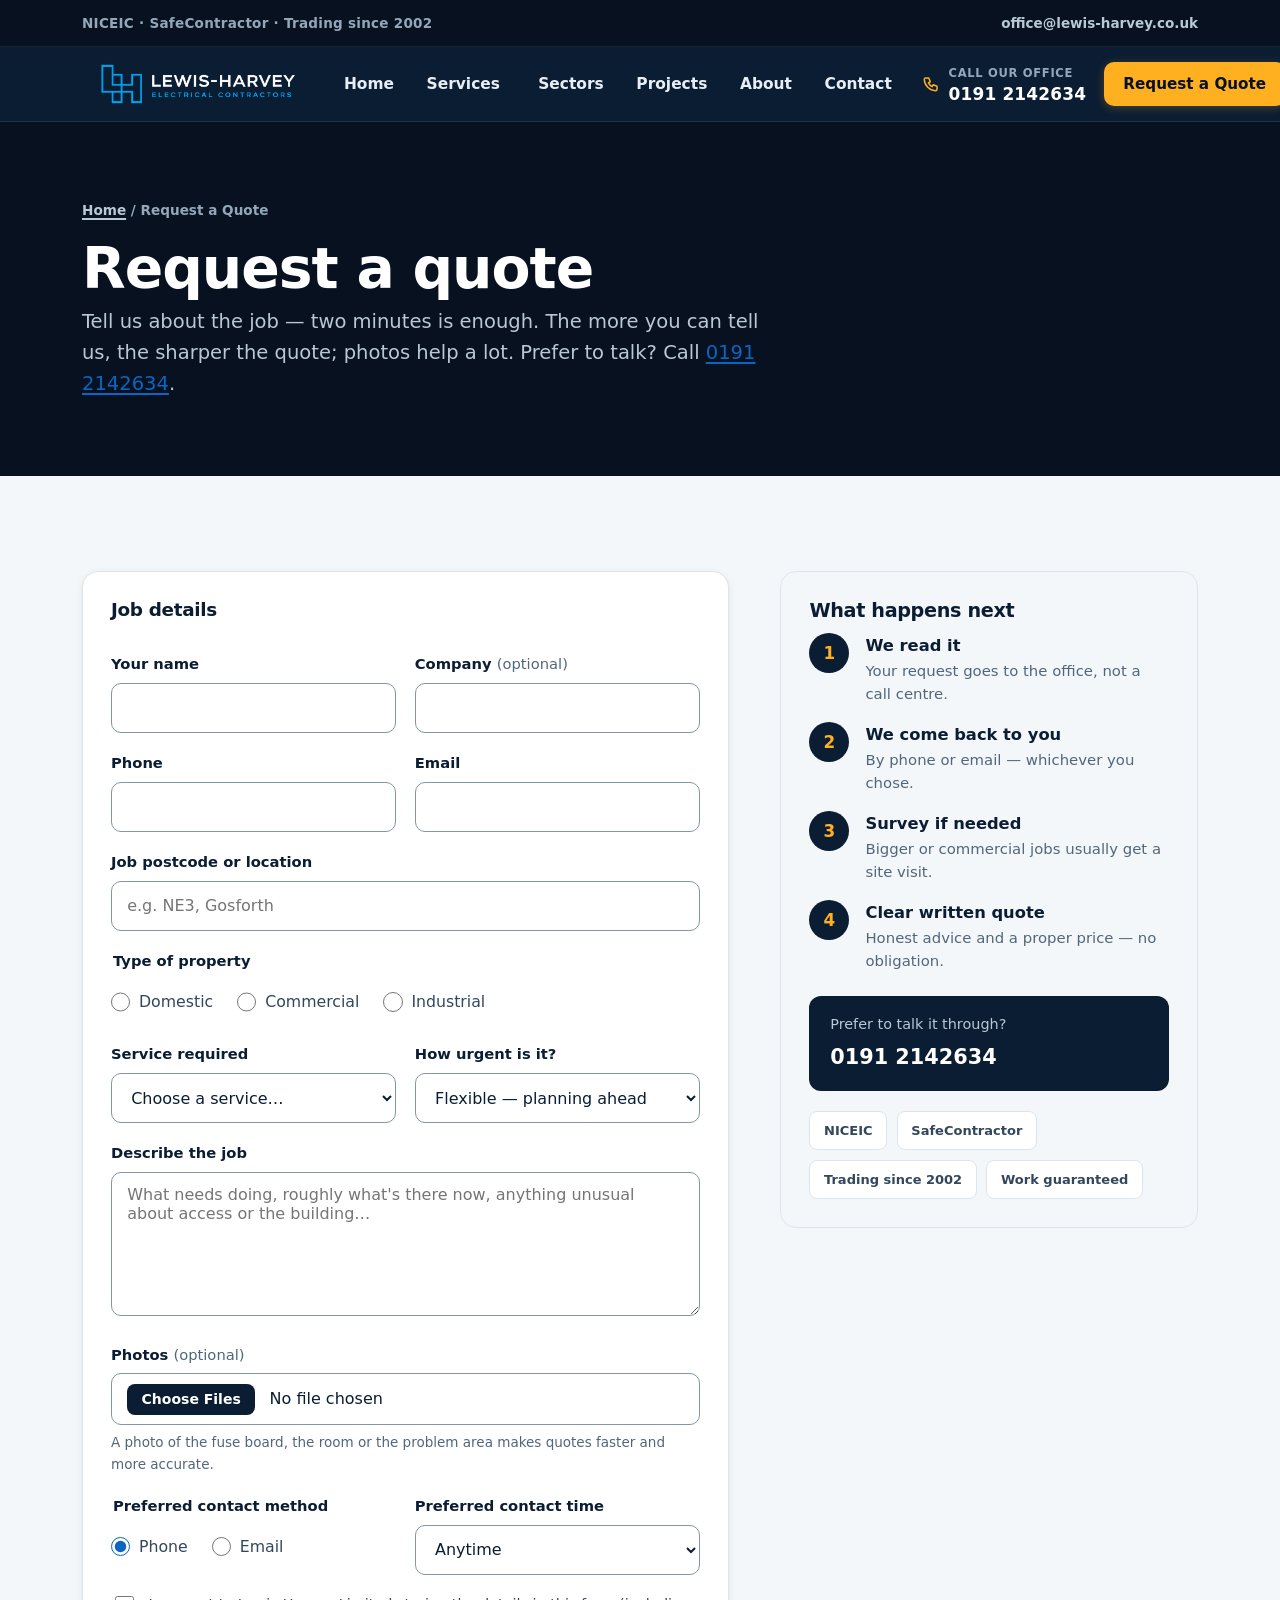
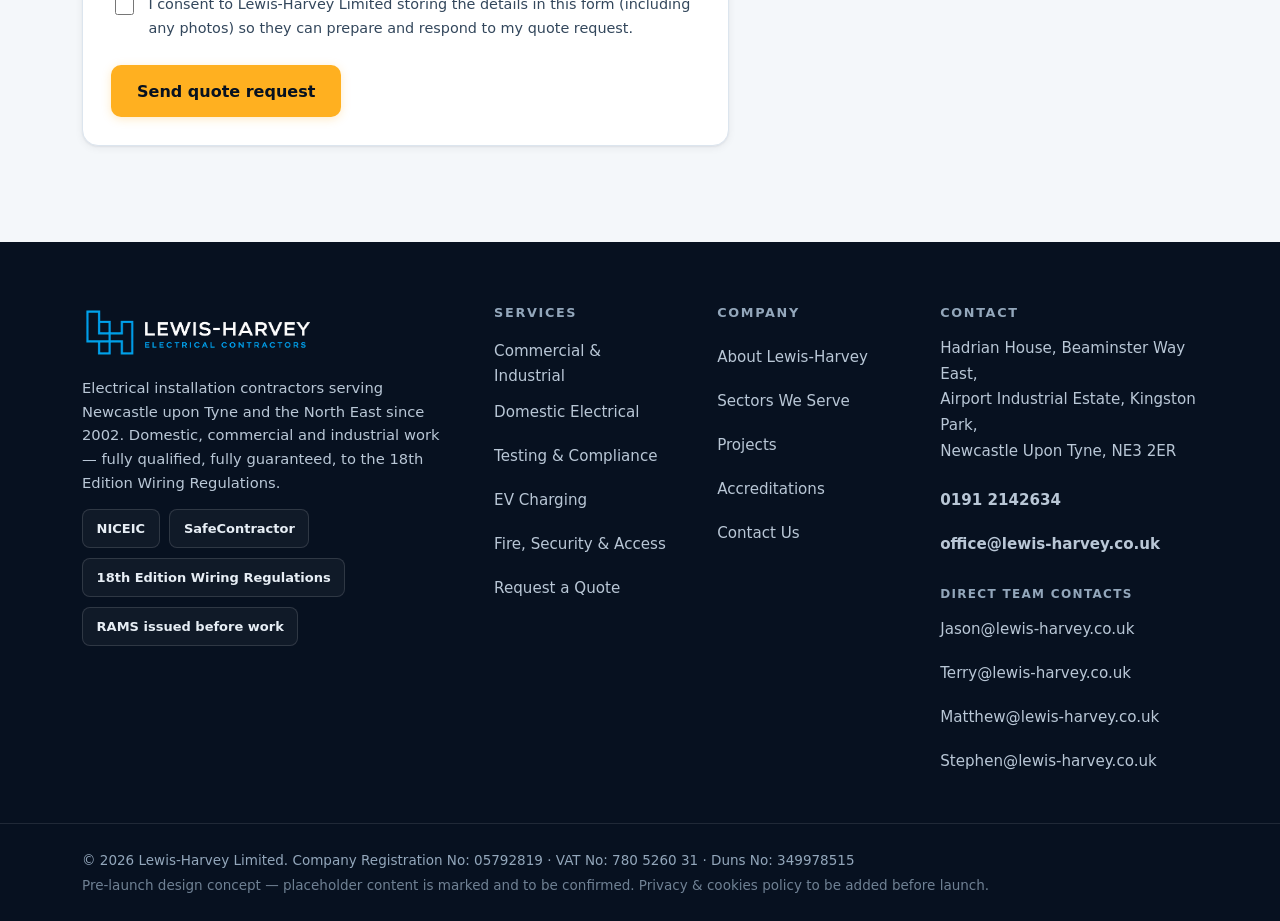
<file: quote/index.html>
<!DOCTYPE html>
<html lang="en-GB">
<head>
  <meta charset="utf-8">
  <meta name="viewport" content="width=device-width, initial-scale=1">
  <title>Request a Quote | Electrical Contractors Newcastle | Lewis-Harvey</title>
  <meta name="description" content="Request a quote from Lewis-Harvey Limited — domestic, commercial and industrial electrical work, testing, EV charging, fire alarms and security across Newcastle and the North East.">
  <link rel="canonical" href="https://www.lewis-harvey.co.uk/quote/">
  <meta name="theme-color" content="#0B1D33">

  <meta property="og:type" content="website">
  <meta property="og:site_name" content="Lewis-Harvey Limited">
  <meta property="og:title" content="Request a Quote | Electrical Contractors Newcastle | Lewis-Harvey">
  <meta property="og:description" content="Request a quote from Lewis-Harvey Limited — domestic, commercial and industrial electrical work, testing, EV charging, fire alarms and security across Newcastle and the North East.">
  <meta property="og:url" content="https://www.lewis-harvey.co.uk/quote/">
  <meta property="og:image" content="https://www.lewis-harvey.co.uk/assets/images/brand/og-image.jpg">
  <meta name="twitter:card" content="summary_large_image">

  <link rel="icon" href="../assets/images/brand/favicon.svg" type="image/svg+xml">
  <link rel="icon" href="../assets/images/brand/favicon-32.png" type="image/png" sizes="32x32">
  <link rel="apple-touch-icon" href="../assets/images/brand/apple-touch-icon.png">
  <link rel="manifest" href="../assets/site.webmanifest">

  <link rel="stylesheet" href="../assets/css/main.css">
  <script src="../assets/js/main.js" defer></script>
</head>
<body>
<a class="skip-link" href="#main">Skip to main content</a>

<div class="utility-bar">
  <div class="container utility-bar__inner">
    <p class="utility-bar__trust">NICEIC · SafeContractor · Trading since 2002</p>
    <a class="utility-bar__email" href="mailto:office@lewis-harvey.co.uk">office@lewis-harvey.co.uk</a>
  </div>
</div>

<header class="site-header" data-header>
  <div class="container site-header__inner">
    <a class="brand" href="../" aria-label="Lewis-Harvey Limited — home">
      <!-- PLACEHOLDER LOGO: replace site/assets/images/brand/logo-light.svg with the real logo (see ASSETS-NEEDED.md) -->
      <img src="../assets/images/brand/logo-light.svg" alt="Lewis-Harvey Limited — Electrical Installation Contractors" width="232" height="46">
    </a>

    <nav class="primary-nav" aria-label="Main navigation">
      <ul class="primary-nav__list">
        <li><a href="../">Home</a></li>
        <li class="has-dropdown" data-dropdown>
          <button type="button" class="primary-nav__dropbtn" aria-expanded="false" aria-controls="services-menu">
            Services
            <svg class="chevron" width="12" height="12" viewBox="0 0 16 16" fill="none" aria-hidden="true"><path d="M3 6l5 5 5-5" stroke="currentColor" stroke-width="2" stroke-linecap="round" stroke-linejoin="round"/></svg>
          </button>
          <ul class="dropdown" id="services-menu">
            <li><a href="../services/commercial/"><strong>Commercial &amp; Industrial</strong><span>Offices, retail, education, care &amp; industrial units</span></a></li>
            <li><a href="../services/domestic/"><strong>Domestic</strong><span>Rewires, fuse boards, lighting &amp; repairs at home</span></a></li>
            <li><a href="../services/testing-compliance/"><strong>Testing &amp; Compliance</strong><span>EICR, PAT, emergency lighting &amp; fire alarm testing</span></a></li>
            <li><a href="../services/ev-charging/"><strong>EV Charging</strong><span>Home &amp; workplace charge point installation</span></a></li>
            <li><a href="../services/fire-security/"><strong>Fire, Security &amp; Access</strong><span>Fire alarms, CCTV, door entry &amp; intruder alarms</span></a></li>
          </ul>
        </li>
        <li><a href="../sectors/">Sectors</a></li>
        <li><a href="../projects/">Projects</a></li>
        <li><a href="../about/">About</a></li>
        <li><a href="../contact/">Contact</a></li>
      </ul>
    </nav>

    <div class="site-header__actions">
      <a class="header-phone" href="tel:01912142634">
        <svg width="18" height="18" viewBox="0 0 24 24" fill="none" aria-hidden="true"><path d="M5 4h4l2 5-2.5 1.5a12 12 0 0 0 5 5L15 13l5 2v4a2 2 0 0 1-2 2A16 16 0 0 1 3 6a2 2 0 0 1 2-2Z" stroke="currentColor" stroke-width="2" stroke-linejoin="round"/></svg>
        <span class="header-phone__label">Call our office</span>
        <span class="header-phone__number">0191 2142634</span>
      </a>
      <a class="btn btn--primary btn--header" href="../quote/">Request a Quote</a>
      <button type="button" class="nav-toggle" aria-expanded="false" aria-controls="mobile-menu">
        <span class="nav-toggle__bars" aria-hidden="true"></span>
        Menu
      </button>
    </div>
  </div>

  <nav class="mobile-menu" id="mobile-menu" aria-label="Mobile navigation" hidden>
    <ul class="mobile-menu__list">
      <li><a href="../">Home</a></li>
      <li class="mobile-menu__group" aria-hidden="true">Services</li>
      <li><a class="mobile-menu__sub" href="../services/commercial/">Commercial &amp; Industrial</a></li>
      <li><a class="mobile-menu__sub" href="../services/domestic/">Domestic</a></li>
      <li><a class="mobile-menu__sub" href="../services/testing-compliance/">Testing &amp; Compliance</a></li>
      <li><a class="mobile-menu__sub" href="../services/ev-charging/">EV Charging</a></li>
      <li><a class="mobile-menu__sub" href="../services/fire-security/">Fire, Security &amp; Access</a></li>
      <li><a href="../sectors/">Sectors</a></li>
      <li><a href="../projects/">Projects</a></li>
      <li><a href="../about/">About</a></li>
      <li><a href="../contact/">Contact</a></li>
    </ul>
    <div class="mobile-menu__cta">
      <a class="btn btn--primary" href="../quote/">Request a Quote</a>
      <a class="btn btn--outline-light" href="tel:01912142634">Call 0191 2142634</a>
    </div>
  </nav>
</header>


<main id="main" tabindex="-1">
<section class="page-hero page-hero--deep">
  <div class="container">
    <p class="breadcrumb"><a href="../">Home</a> / Request a Quote</p>
    <h1>Request a quote</h1>
    <p class="lead">Tell us about the job — two minutes is enough. The more you can tell us, the sharper the quote; photos help a lot. Prefer to talk? Call <a href="tel:01912142634">0191 2142634</a>.</p>
  </div>
</section>

<section class="section section--grey">
  <div class="container quote-layout">
    <div>
      <!-- ==============================================================
           FORMSPREE SETUP (one-time):
           1. Create a free account at https://formspree.io and add a form.
           2. Copy the form's ID from its Integration tab (e.g. "mqkrzabc").
           3. Replace REPLACE_WITH_FORM_ID in the action attribute below with it.
           4. Submit a test and confirm it arrives at the verified inbox.
           NOTES:
           - The photo-upload field requires a Formspree plan with file
             uploads; if staying on the free plan, delete that field.
           - Until the ID is replaced, the form runs in demo mode: the
             success state shows but nothing is sent.
           ============================================================== -->
      <form class="form contact-card" method="POST" action="https://formspree.io/f/REPLACE_WITH_FORM_ID"
            enctype="multipart/form-data" data-formspree data-success="#quote-success" id="quote-form">
        <h2>Job details</h2>
        <input type="hidden" name="_subject" value="New quote request — lewis-harvey.co.uk">
        <!-- Honeypot anti-spam field: humans never see it; Formspree discards submissions where it's filled -->
        <div class="hp-field" aria-hidden="true">
          <label>Leave this field empty <input type="text" name="_gotcha" tabindex="-1" autocomplete="off"></label>
        </div>

        <div class="form-row form-row--2">
          <div class="form-field">
            <label for="q-name">Your name</label>
            <input type="text" id="q-name" name="name" autocomplete="name" required>
          </div>
          <div class="form-field">
            <label for="q-company">Company <span class="optional">(optional)</span></label>
            <input type="text" id="q-company" name="company" autocomplete="organization">
          </div>
        </div>

        <div class="form-row form-row--2">
          <div class="form-field">
            <label for="q-phone">Phone</label>
            <input type="tel" id="q-phone" name="phone" autocomplete="tel" required>
          </div>
          <div class="form-field">
            <label for="q-email">Email</label>
            <input type="email" id="q-email" name="email" autocomplete="email" required>
          </div>
        </div>

        <div class="form-field">
          <label for="q-location">Job postcode or location</label>
          <input type="text" id="q-location" name="location" placeholder="e.g. NE3, Gosforth" required>
        </div>

        <fieldset>
          <legend>Type of property</legend>
          <div class="choice-row">
            <label class="choice"><input type="radio" name="type" value="domestic" required> Domestic</label>
            <label class="choice"><input type="radio" name="type" value="commercial"> Commercial</label>
            <label class="choice"><input type="radio" name="type" value="industrial"> Industrial</label>
          </div>
        </fieldset>

        <div class="form-row form-row--2">
          <div class="form-field">
            <label for="q-service">Service required</label>
            <select id="q-service" name="service" required>
              <option value="">Choose a service…</option>
              <option value="domestic-installation">Domestic electrical installation</option>
              <option value="commercial-installation">Commercial electrical installation</option>
              <option value="industrial-installation">Industrial electrical installation</option>
              <option value="ev-home">EV home charge installation</option>
              <option value="ev-workplace">Workplace EV charging installation</option>
              <option value="data-networking">Data networking design &amp; installation</option>
              <option value="inspection-testing">Electrical inspection &amp; testing (EICR)</option>
              <option value="maintenance">Electrical maintenance</option>
              <option value="emergency-lighting">Emergency lighting installation &amp; testing</option>
              <option value="fire-alarms">Fire alarm installation &amp; testing</option>
              <option value="pat-testing">PAT testing</option>
              <option value="nurse-call">Nurse call installation</option>
              <option value="door-entry">Door entry installation</option>
              <option value="intruder-alarms">Intruder alarm installation</option>
              <option value="cctv">CCTV installation</option>
              <option value="home-automation">Home automation, sound &amp; vision</option>
              <option value="other">Something else / not sure</option>
            </select>
          </div>
          <div class="form-field">
            <label for="q-urgency">How urgent is it?</label>
            <select id="q-urgency" name="urgency">
              <option value="planning">Flexible — planning ahead</option>
              <option value="weeks">Within a few weeks</option>
              <option value="days">Urgent — within days</option>
              <option value="emergency">Emergency — call 0191 2142634 instead, it's faster</option>
            </select>
          </div>
        </div>

        <div class="form-field">
          <label for="q-description">Describe the job</label>
          <textarea id="q-description" name="description" placeholder="What needs doing, roughly what's there now, anything unusual about access or the building…" required></textarea>
        </div>

        <div class="form-field">
          <label for="q-photos">Photos <span class="optional">(optional)</span></label>
          <input type="file" id="q-photos" name="photos" accept="image/*,.pdf" multiple>
          <span class="hint">A photo of the fuse board, the room or the problem area makes quotes faster and more accurate.</span>
        </div>

        <div class="form-row form-row--2">
          <fieldset>
            <legend>Preferred contact method</legend>
            <div class="choice-row">
              <label class="choice"><input type="radio" name="contact_method" value="phone" checked> Phone</label>
              <label class="choice"><input type="radio" name="contact_method" value="email"> Email</label>
            </div>
          </fieldset>
          <div class="form-field">
            <label for="q-time">Preferred contact time</label>
            <select id="q-time" name="contact_time">
              <option value="anytime">Anytime</option>
              <option value="morning">Morning</option>
              <option value="afternoon">Afternoon</option>
              <option value="evening">Evening</option>
            </select>
          </div>
        </div>

        <label class="form-consent">
          <input type="checkbox" name="consent" value="given" required>
          <!-- EDIT: link the privacy policy here once it exists (see LAUNCH-CHECKLIST.md) -->
          <span>I consent to Lewis-Harvey Limited storing the details in this form (including any photos) so they can prepare and respond to my quote request.</span>
        </label>

        <p class="form-error" role="alert">Something went wrong sending your request. Please call <a href="tel:01912142634">0191 2142634</a> or email <a href="mailto:office@lewis-harvey.co.uk">office@lewis-harvey.co.uk</a> instead.</p>

        <div class="form-actions">
          <button class="btn btn--primary" type="submit">Send quote request</button>
        </div>
      </form>

      <div class="form-success" id="quote-success" hidden tabindex="-1">
        <h3>Thanks — your quote request is in</h3>
        <p>A real person will read it and come back to you by your preferred contact method to firm up details or arrange a survey, followed by a clear written quote.</p>
        <p>Need us sooner? Call <a href="tel:01912142634">0191 2142634</a>.</p>
        <p data-demo-note hidden>Demo mode: this design concept isn't connected to Formspree yet, so nothing was actually sent. On the live site this will deliver to the office inbox.</p>
      </div>
    </div>

    <aside class="aside-panel" aria-label="What happens next">
      <h2>What happens next</h2>
      <ol class="step-list">
        <li><span class="step-num" aria-hidden="true">1</span><span><strong>We read it</strong><span class="step-desc">Your request goes to the office, not a call centre.</span></span></li>
        <li><span class="step-num" aria-hidden="true">2</span><span><strong>We come back to you</strong><span class="step-desc">By phone or email — whichever you chose.</span></span></li>
        <li><span class="step-num" aria-hidden="true">3</span><span><strong>Survey if needed</strong><span class="step-desc">Bigger or commercial jobs usually get a site visit.</span></span></li>
        <li><span class="step-num" aria-hidden="true">4</span><span><strong>Clear written quote</strong><span class="step-desc">Honest advice and a proper price — no obligation.</span></span></li>
      </ol>
      <div class="aside-panel__phone">
        Prefer to talk it through?
        <a href="tel:01912142634">0191 2142634</a>
      </div>
      <ul class="badge-row" style="margin-top:1.2rem" aria-label="Trust points">
        <li class="badge" style="color:var(--ink-700);border-color:var(--line-200);background:#fff">NICEIC</li>
        <li class="badge" style="color:var(--ink-700);border-color:var(--line-200);background:#fff">SafeContractor</li>
        <li class="badge" style="color:var(--ink-700);border-color:var(--line-200);background:#fff">Trading since 2002</li>
        <li class="badge" style="color:var(--ink-700);border-color:var(--line-200);background:#fff">Work guaranteed</li>
      </ul>
    </aside>
  </div>
</section>
</main>

<footer class="site-footer">
  <div class="container site-footer__grid">
    <div class="site-footer__brand">
      <img src="../assets/images/brand/logo-light.svg" alt="Lewis-Harvey Limited" width="232" height="46" loading="lazy">
      <p>Electrical installation contractors serving Newcastle upon Tyne and the North East since 2002. Domestic, commercial and industrial work — fully qualified, fully guaranteed, to the 18th Edition Wiring Regulations.</p>
      <!-- PLACEHOLDER BADGES: swap these text badges for official accreditation logos once
           supplied (NICEIC / SafeContractor brand portals) — see ASSETS-NEEDED.md -->
      <ul class="badge-row" aria-label="Accreditations">
        <li class="badge">NICEIC</li>
        <li class="badge">SafeContractor</li>
        <li class="badge">18th Edition Wiring Regulations</li>
        <li class="badge">RAMS issued before work</li>
      </ul>
    </div>

    <nav class="site-footer__col" aria-label="Services">
      <h2 class="site-footer__heading">Services</h2>
      <ul>
        <li><a href="../services/commercial/">Commercial &amp; Industrial</a></li>
        <li><a href="../services/domestic/">Domestic Electrical</a></li>
        <li><a href="../services/testing-compliance/">Testing &amp; Compliance</a></li>
        <li><a href="../services/ev-charging/">EV Charging</a></li>
        <li><a href="../services/fire-security/">Fire, Security &amp; Access</a></li>
        <li><a href="../quote/">Request a Quote</a></li>
      </ul>
    </nav>

    <nav class="site-footer__col" aria-label="Company">
      <h2 class="site-footer__heading">Company</h2>
      <ul>
        <li><a href="../about/">About Lewis-Harvey</a></li>
        <li><a href="../sectors/">Sectors We Serve</a></li>
        <li><a href="../projects/">Projects</a></li>
        <li><a href="../accreditations/">Accreditations</a></li>
        <li><a href="../contact/">Contact Us</a></li>
      </ul>
    </nav>

    <div class="site-footer__col site-footer__contact">
      <h2 class="site-footer__heading">Contact</h2>
      <address>
        Hadrian House, Beaminster Way East,<br>
        Airport Industrial Estate, Kingston Park,<br>
        Newcastle Upon Tyne, NE3 2ER
      </address>
      <ul class="site-footer__contact-list">
        <li><a href="tel:01912142634">0191 2142634</a></li>
        <li><a href="mailto:office@lewis-harvey.co.uk">office@lewis-harvey.co.uk</a></li>
      </ul>
      <h3 class="site-footer__subheading">Direct team contacts</h3>
      <ul class="site-footer__contact-list site-footer__contact-list--small">
        <li><a href="mailto:Jason@lewis-harvey.co.uk">Jason@lewis-harvey.co.uk</a></li>
        <li><a href="mailto:Terry@lewis-harvey.co.uk">Terry@lewis-harvey.co.uk</a></li>
        <li><a href="mailto:Matthew@lewis-harvey.co.uk">Matthew@lewis-harvey.co.uk</a></li>
        <li><a href="mailto:Stephen@lewis-harvey.co.uk">Stephen@lewis-harvey.co.uk</a></li>
      </ul>
    </div>
  </div>

  <div class="site-footer__legal">
    <div class="container">
      <p>&copy; <span data-year>2026</span> Lewis-Harvey Limited. Company Registration No: 05792819 · VAT No: 780 5260 31 · Duns No: 349978515</p>
      <!-- Remove the line below at launch (see LAUNCH-CHECKLIST.md, produced in Stage 2). -->
      <p class="site-footer__note">Pre-launch design concept — placeholder content is marked and to be confirmed. Privacy &amp; cookies policy to be added before launch.</p>
    </div>
  </div>
</footer>

<nav class="mobile-cta" aria-label="Quick contact">
  <a href="tel:01912142634">
    <svg width="20" height="20" viewBox="0 0 24 24" fill="none" aria-hidden="true"><path d="M5 4h4l2 5-2.5 1.5a12 12 0 0 0 5 5L15 13l5 2v4a2 2 0 0 1-2 2A16 16 0 0 1 3 6a2 2 0 0 1 2-2Z" stroke="currentColor" stroke-width="2" stroke-linejoin="round"/></svg>
    Call
  </a>
  <a class="mobile-cta__quote" href="../quote/">
    <svg width="20" height="20" viewBox="0 0 24 24" fill="none" aria-hidden="true"><path d="M13 2 4.5 13.5H11L9.5 22 19 9.5h-6.5L13 2Z" stroke="currentColor" stroke-width="2" stroke-linejoin="round"/></svg>
    Get a Quote
  </a>
  <a href="mailto:office@lewis-harvey.co.uk">
    <svg width="20" height="20" viewBox="0 0 24 24" fill="none" aria-hidden="true"><rect x="3" y="5" width="18" height="14" rx="2" stroke="currentColor" stroke-width="2"/><path d="m3 7 9 6 9-6" stroke="currentColor" stroke-width="2" stroke-linecap="round" stroke-linejoin="round"/></svg>
    Email
  </a>
</nav>

</body>
</html>
</file>
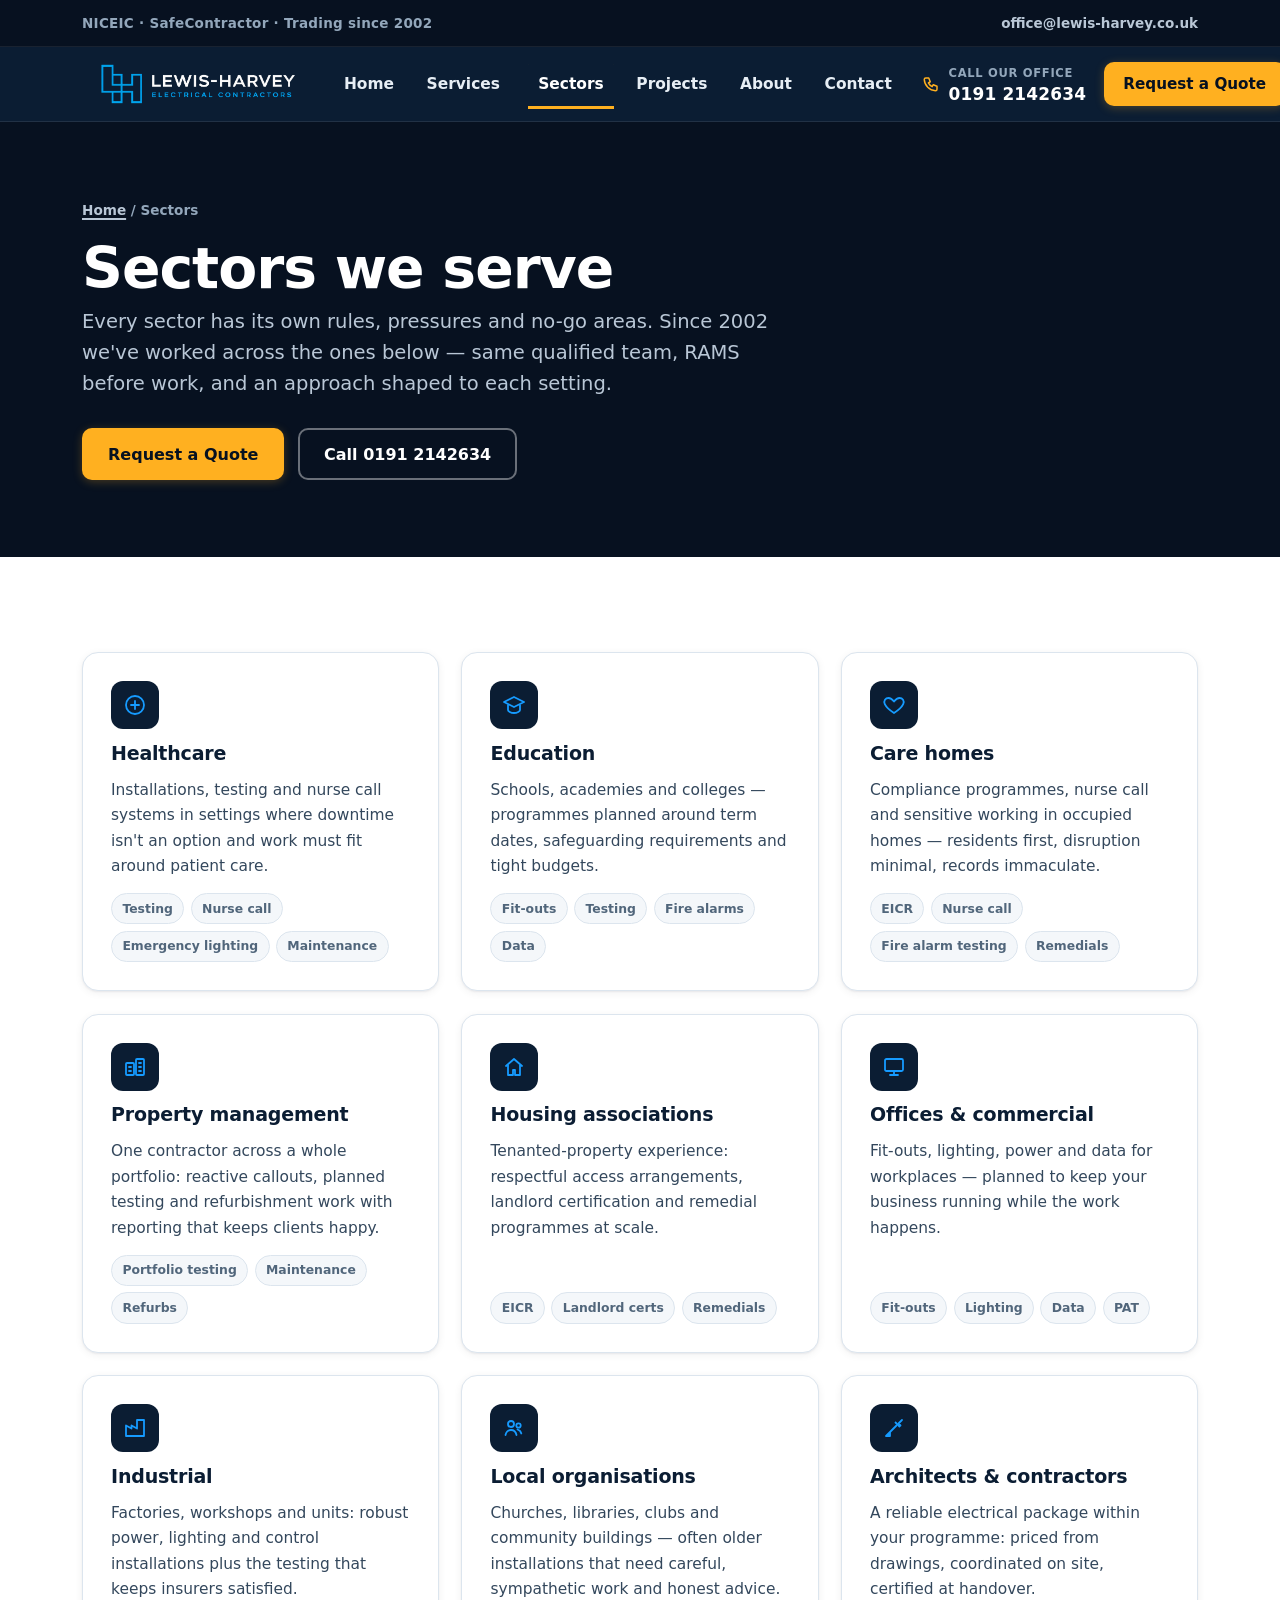
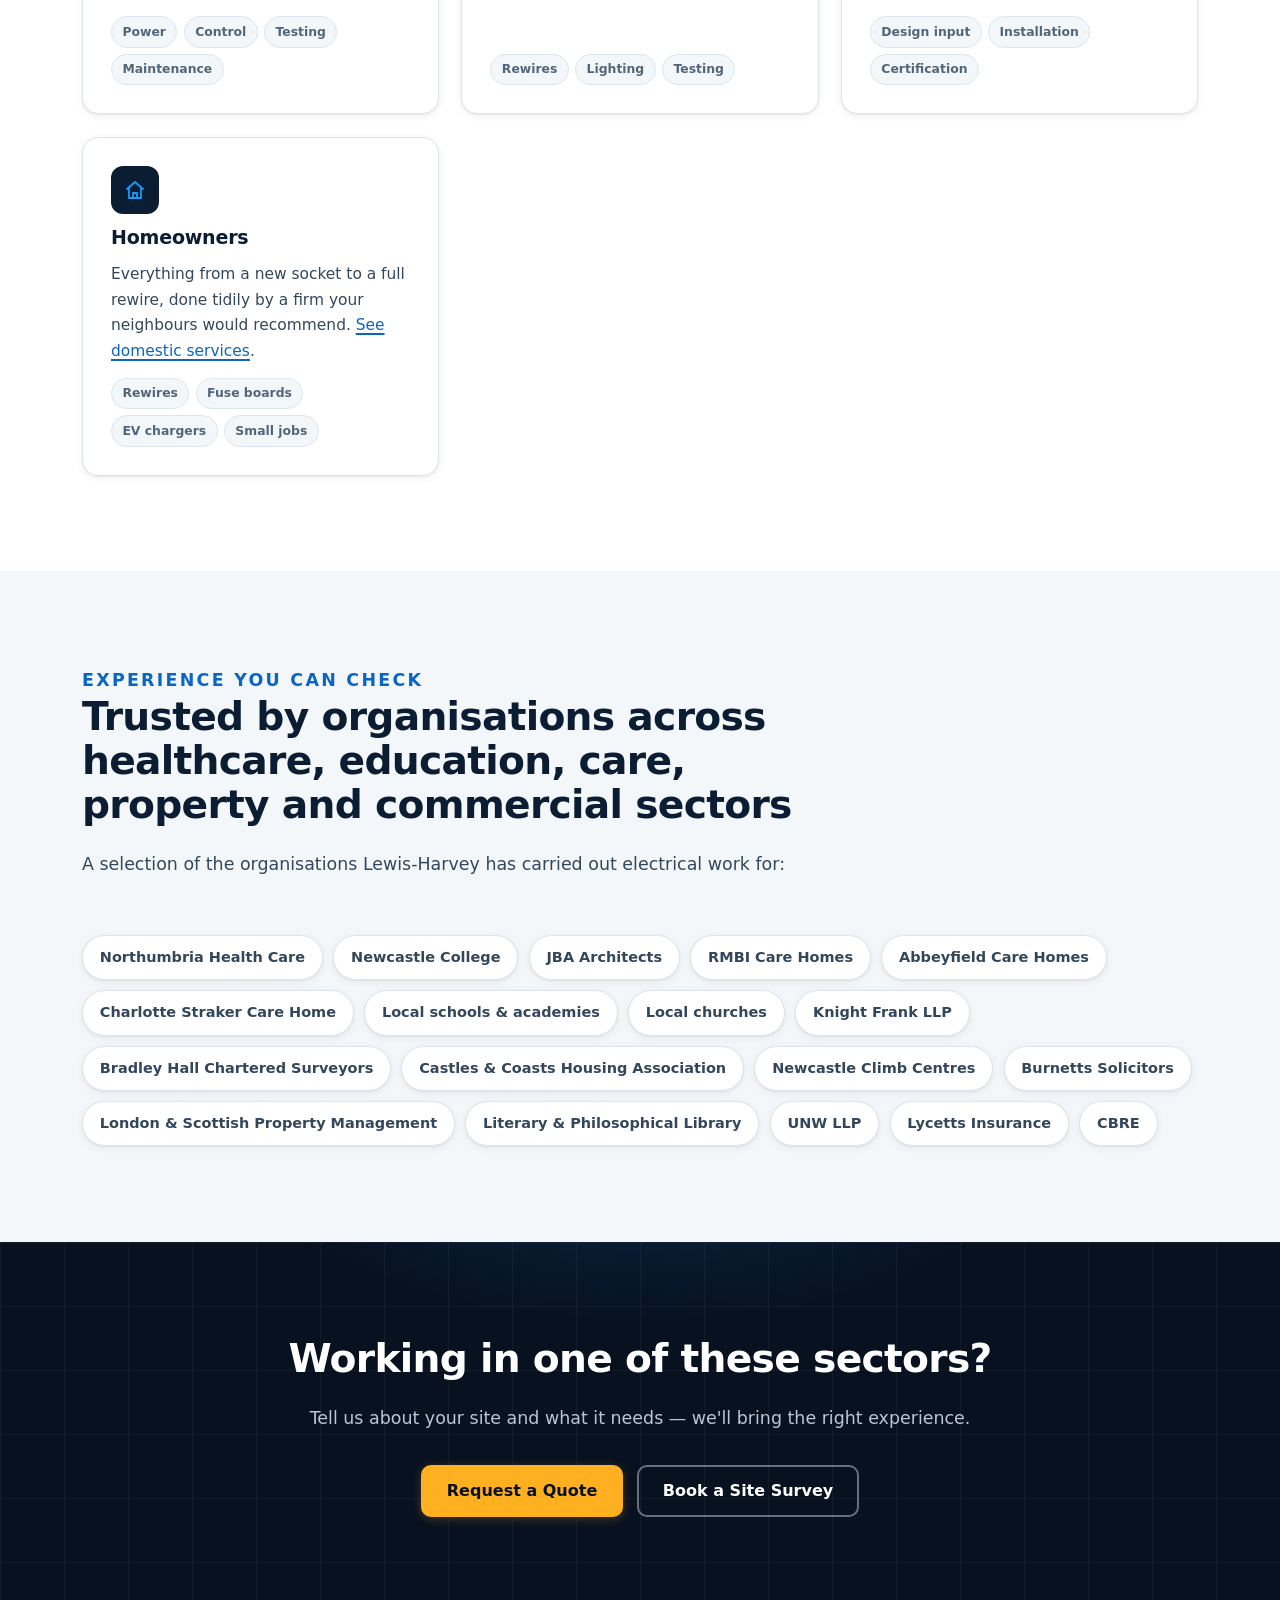
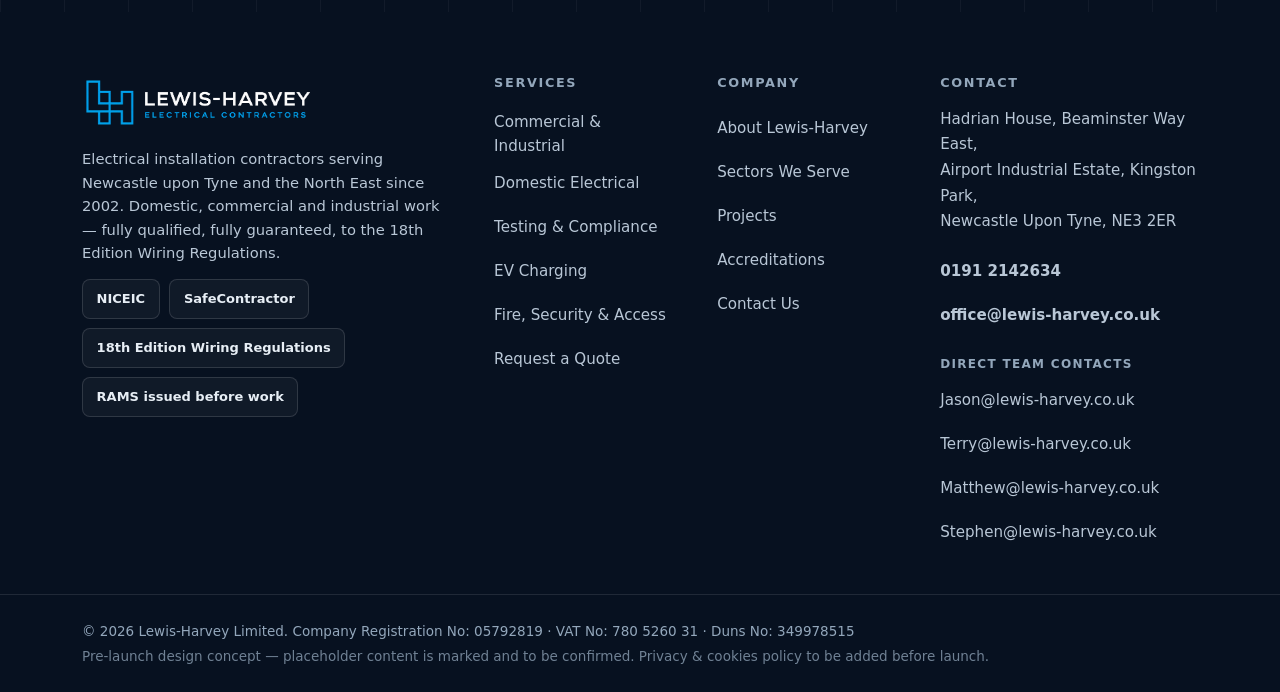
<file: sectors/index.html>
<!DOCTYPE html>
<html lang="en-GB">
<head>
  <meta charset="utf-8">
  <meta name="viewport" content="width=device-width, initial-scale=1">
  <title>Sectors We Serve | Electrical Contractors North East | Lewis-Harvey</title>
  <meta name="description" content="Electrical contracting for healthcare, education, care homes, property management, housing associations, offices, industry, local organisations, architects and homeowners across the North East.">
  <link rel="canonical" href="https://www.lewis-harvey.co.uk/sectors/">
  <meta name="theme-color" content="#0B1D33">

  <meta property="og:type" content="website">
  <meta property="og:site_name" content="Lewis-Harvey Limited">
  <meta property="og:title" content="Sectors We Serve | Electrical Contractors North East | Lewis-Harvey">
  <meta property="og:description" content="Electrical contracting for healthcare, education, care homes, property management, housing associations, offices, industry, local organisations, architects and homeowners across the North East.">
  <meta property="og:url" content="https://www.lewis-harvey.co.uk/sectors/">
  <meta property="og:image" content="https://www.lewis-harvey.co.uk/assets/images/brand/og-image.jpg">
  <meta name="twitter:card" content="summary_large_image">

  <link rel="icon" href="../assets/images/brand/favicon.svg" type="image/svg+xml">
  <link rel="icon" href="../assets/images/brand/favicon-32.png" type="image/png" sizes="32x32">
  <link rel="apple-touch-icon" href="../assets/images/brand/apple-touch-icon.png">
  <link rel="manifest" href="../assets/site.webmanifest">

  <link rel="stylesheet" href="../assets/css/main.css">
  <script src="../assets/js/main.js" defer></script>
</head>
<body>
<a class="skip-link" href="#main">Skip to main content</a>

<div class="utility-bar">
  <div class="container utility-bar__inner">
    <p class="utility-bar__trust">NICEIC · SafeContractor · Trading since 2002</p>
    <a class="utility-bar__email" href="mailto:office@lewis-harvey.co.uk">office@lewis-harvey.co.uk</a>
  </div>
</div>

<header class="site-header" data-header>
  <div class="container site-header__inner">
    <a class="brand" href="../" aria-label="Lewis-Harvey Limited — home">
      <!-- PLACEHOLDER LOGO: replace site/assets/images/brand/logo-light.svg with the real logo (see ASSETS-NEEDED.md) -->
      <img src="../assets/images/brand/logo-light.svg" alt="Lewis-Harvey Limited — Electrical Installation Contractors" width="232" height="46">
    </a>

    <nav class="primary-nav" aria-label="Main navigation">
      <ul class="primary-nav__list">
        <li><a href="../">Home</a></li>
        <li class="has-dropdown" data-dropdown>
          <button type="button" class="primary-nav__dropbtn" aria-expanded="false" aria-controls="services-menu">
            Services
            <svg class="chevron" width="12" height="12" viewBox="0 0 16 16" fill="none" aria-hidden="true"><path d="M3 6l5 5 5-5" stroke="currentColor" stroke-width="2" stroke-linecap="round" stroke-linejoin="round"/></svg>
          </button>
          <ul class="dropdown" id="services-menu">
            <li><a href="../services/commercial/"><strong>Commercial &amp; Industrial</strong><span>Offices, retail, education, care &amp; industrial units</span></a></li>
            <li><a href="../services/domestic/"><strong>Domestic</strong><span>Rewires, fuse boards, lighting &amp; repairs at home</span></a></li>
            <li><a href="../services/testing-compliance/"><strong>Testing &amp; Compliance</strong><span>EICR, PAT, emergency lighting &amp; fire alarm testing</span></a></li>
            <li><a href="../services/ev-charging/"><strong>EV Charging</strong><span>Home &amp; workplace charge point installation</span></a></li>
            <li><a href="../services/fire-security/"><strong>Fire, Security &amp; Access</strong><span>Fire alarms, CCTV, door entry &amp; intruder alarms</span></a></li>
          </ul>
        </li>
        <li><a href="../sectors/">Sectors</a></li>
        <li><a href="../projects/">Projects</a></li>
        <li><a href="../about/">About</a></li>
        <li><a href="../contact/">Contact</a></li>
      </ul>
    </nav>

    <div class="site-header__actions">
      <a class="header-phone" href="tel:01912142634">
        <svg width="18" height="18" viewBox="0 0 24 24" fill="none" aria-hidden="true"><path d="M5 4h4l2 5-2.5 1.5a12 12 0 0 0 5 5L15 13l5 2v4a2 2 0 0 1-2 2A16 16 0 0 1 3 6a2 2 0 0 1 2-2Z" stroke="currentColor" stroke-width="2" stroke-linejoin="round"/></svg>
        <span class="header-phone__label">Call our office</span>
        <span class="header-phone__number">0191 2142634</span>
      </a>
      <a class="btn btn--primary btn--header" href="../quote/">Request a Quote</a>
      <button type="button" class="nav-toggle" aria-expanded="false" aria-controls="mobile-menu">
        <span class="nav-toggle__bars" aria-hidden="true"></span>
        Menu
      </button>
    </div>
  </div>

  <nav class="mobile-menu" id="mobile-menu" aria-label="Mobile navigation" hidden>
    <ul class="mobile-menu__list">
      <li><a href="../">Home</a></li>
      <li class="mobile-menu__group" aria-hidden="true">Services</li>
      <li><a class="mobile-menu__sub" href="../services/commercial/">Commercial &amp; Industrial</a></li>
      <li><a class="mobile-menu__sub" href="../services/domestic/">Domestic</a></li>
      <li><a class="mobile-menu__sub" href="../services/testing-compliance/">Testing &amp; Compliance</a></li>
      <li><a class="mobile-menu__sub" href="../services/ev-charging/">EV Charging</a></li>
      <li><a class="mobile-menu__sub" href="../services/fire-security/">Fire, Security &amp; Access</a></li>
      <li><a href="../sectors/">Sectors</a></li>
      <li><a href="../projects/">Projects</a></li>
      <li><a href="../about/">About</a></li>
      <li><a href="../contact/">Contact</a></li>
    </ul>
    <div class="mobile-menu__cta">
      <a class="btn btn--primary" href="../quote/">Request a Quote</a>
      <a class="btn btn--outline-light" href="tel:01912142634">Call 0191 2142634</a>
    </div>
  </nav>
</header>


<main id="main" tabindex="-1">
<section class="page-hero page-hero--deep">
  <div class="container">
    <p class="breadcrumb"><a href="../">Home</a> / Sectors</p>
    <h1>Sectors we serve</h1>
    <p class="lead">Every sector has its own rules, pressures and no-go areas. Since 2002 we've worked across the ones below — same qualified team, RAMS before work, and an approach shaped to each setting.</p>
    <div class="btn-row page-hero__actions">
      <a class="btn btn--primary" href="../quote/">Request a Quote</a>
      <a class="btn btn--outline-light" href="tel:01912142634">Call 0191 2142634</a>
    </div>
  </div>
</section>

<section class="section">
  <div class="container">
    <div class="card-grid" data-reveal>
      <article class="card">
        <span class="card__icon" aria-hidden="true"><svg width="24" height="24" viewBox="0 0 24 24" fill="none"><circle cx="12" cy="12" r="9" stroke="currentColor" stroke-width="1.8"/><path d="M12 8v8m-4-4h8" stroke="currentColor" stroke-width="1.8" stroke-linecap="round"/></svg></span>
        <h3>Healthcare</h3>
        <p>Installations, testing and nurse call systems in settings where downtime isn't an option and work must fit around patient care.</p>
        <ul class="mini-chips"><li>Testing</li><li>Nurse call</li><li>Emergency lighting</li><li>Maintenance</li></ul>
      </article>
      <article class="card">
        <span class="card__icon" aria-hidden="true"><svg width="24" height="24" viewBox="0 0 24 24" fill="none"><path d="m2 9 10-5 10 5-10 5L2 9Z" stroke="currentColor" stroke-width="1.8" stroke-linejoin="round"/><path d="M6 11.5V17c0 1.1 2.7 3 6 3s6-1.9 6-3v-5.5" stroke="currentColor" stroke-width="1.8"/></svg></span>
        <h3>Education</h3>
        <p>Schools, academies and colleges — programmes planned around term dates, safeguarding requirements and tight budgets.</p>
        <ul class="mini-chips"><li>Fit-outs</li><li>Testing</li><li>Fire alarms</li><li>Data</li></ul>
      </article>
      <article class="card">
        <span class="card__icon" aria-hidden="true"><svg width="24" height="24" viewBox="0 0 24 24" fill="none"><path d="M12 20s-7-4.3-9.2-8.8C1.2 7.9 3.6 5 6.5 5c2 0 3.7 1.2 5.5 3.5C13.8 6.2 15.5 5 17.5 5c2.9 0 5.3 2.9 3.7 6.2C19 15.7 12 20 12 20Z" stroke="currentColor" stroke-width="1.8" stroke-linejoin="round"/></svg></span>
        <h3>Care homes</h3>
        <p>Compliance programmes, nurse call and sensitive working in occupied homes — residents first, disruption minimal, records immaculate.</p>
        <ul class="mini-chips"><li>EICR</li><li>Nurse call</li><li>Fire alarm testing</li><li>Remedials</li></ul>
      </article>
      <article class="card">
        <span class="card__icon" aria-hidden="true"><svg width="24" height="24" viewBox="0 0 24 24" fill="none"><rect x="3" y="8" width="8" height="12" rx="1" stroke="currentColor" stroke-width="1.8"/><rect x="13" y="4" width="8" height="16" rx="1" stroke="currentColor" stroke-width="1.8"/><path d="M6 12h2m-2 4h2m8-8h2m-2 4h2m-2 4h2" stroke="currentColor" stroke-width="1.8" stroke-linecap="round"/></svg></span>
        <h3>Property management</h3>
        <p>One contractor across a whole portfolio: reactive callouts, planned testing and refurbishment work with reporting that keeps clients happy.</p>
        <ul class="mini-chips"><li>Portfolio testing</li><li>Maintenance</li><li>Refurbs</li></ul>
      </article>
      <article class="card">
        <span class="card__icon" aria-hidden="true"><svg width="24" height="24" viewBox="0 0 24 24" fill="none"><path d="m4 11 8-7 8 7" stroke="currentColor" stroke-width="1.8" stroke-linecap="round" stroke-linejoin="round"/><path d="M6 10v10h5v-5h2v5h5V10" stroke="currentColor" stroke-width="1.8" stroke-linejoin="round"/></svg></span>
        <h3>Housing associations</h3>
        <p>Tenanted-property experience: respectful access arrangements, landlord certification and remedial programmes at scale.</p>
        <ul class="mini-chips"><li>EICR</li><li>Landlord certs</li><li>Remedials</li></ul>
      </article>
      <article class="card">
        <span class="card__icon" aria-hidden="true"><svg width="24" height="24" viewBox="0 0 24 24" fill="none"><rect x="3" y="4" width="18" height="12" rx="1.5" stroke="currentColor" stroke-width="1.8"/><path d="M8 20h8m-4-4v4" stroke="currentColor" stroke-width="1.8" stroke-linecap="round"/></svg></span>
        <h3>Offices &amp; commercial</h3>
        <p>Fit-outs, lighting, power and data for workplaces — planned to keep your business running while the work happens.</p>
        <ul class="mini-chips"><li>Fit-outs</li><li>Lighting</li><li>Data</li><li>PAT</li></ul>
      </article>
      <article class="card">
        <span class="card__icon" aria-hidden="true"><svg width="24" height="24" viewBox="0 0 24 24" fill="none"><path d="M3 20V9.5l5.5 3V9.5l5.5 3V4h7v16H3Z" stroke="currentColor" stroke-width="1.8" stroke-linejoin="round"/></svg></span>
        <h3>Industrial</h3>
        <p>Factories, workshops and units: robust power, lighting and control installations plus the testing that keeps insurers satisfied.</p>
        <ul class="mini-chips"><li>Power</li><li>Control</li><li>Testing</li><li>Maintenance</li></ul>
      </article>
      <article class="card">
        <span class="card__icon" aria-hidden="true"><svg width="24" height="24" viewBox="0 0 24 24" fill="none"><circle cx="9" cy="8" r="3" stroke="currentColor" stroke-width="1.8"/><circle cx="16.5" cy="9.5" r="2.2" stroke="currentColor" stroke-width="1.8"/><path d="M3.5 19c.6-3 2.8-5 5.5-5s4.9 2 5.5 5m1-5.5c1.9.5 3.3 2 3.8 4" stroke="currentColor" stroke-width="1.8" stroke-linecap="round"/></svg></span>
        <h3>Local organisations</h3>
        <p>Churches, libraries, clubs and community buildings — often older installations that need careful, sympathetic work and honest advice.</p>
        <ul class="mini-chips"><li>Rewires</li><li>Lighting</li><li>Testing</li></ul>
      </article>
      <article class="card">
        <span class="card__icon" aria-hidden="true"><svg width="24" height="24" viewBox="0 0 24 24" fill="none"><path d="M4 20 14.5 9.5m2-2L20 4m-3.5 3.5 2 2M4 20h4v-4" stroke="currentColor" stroke-width="1.8" stroke-linecap="round" stroke-linejoin="round"/><path d="m13 6 5 5" stroke="currentColor" stroke-width="1.8"/></svg></span>
        <h3>Architects &amp; contractors</h3>
        <p>A reliable electrical package within your programme: priced from drawings, coordinated on site, certified at handover.</p>
        <ul class="mini-chips"><li>Design input</li><li>Installation</li><li>Certification</li></ul>
      </article>
      <article class="card">
        <span class="card__icon" aria-hidden="true"><svg width="24" height="24" viewBox="0 0 24 24" fill="none"><path d="m4 11 8-7 8 7" stroke="currentColor" stroke-width="1.8" stroke-linecap="round" stroke-linejoin="round"/><path d="M6 10v10h12V10M10 20v-5h4v5" stroke="currentColor" stroke-width="1.8" stroke-linejoin="round"/></svg></span>
        <h3>Homeowners</h3>
        <p>Everything from a new socket to a full rewire, done tidily by a firm your neighbours would recommend. <a href="../services/domestic/">See domestic services</a>.</p>
        <ul class="mini-chips"><li>Rewires</li><li>Fuse boards</li><li>EV chargers</li><li>Small jobs</li></ul>
      </article>
    </div>
  </div>
</section>

<section class="section section--grey">
  <div class="container">
    <div class="section-head" data-reveal>
      <p class="eyebrow">Experience you can check</p>
      <h2>Trusted by organisations across healthcare, education, care, property and commercial sectors</h2>
      <p>A selection of the organisations Lewis-Harvey has carried out electrical work for:</p>
    </div>
    <!-- Text-based client cards by design — no logos used without permission. -->
    <ul class="chip-list" data-reveal>
      <li class="chip">Northumbria Health Care</li>
      <li class="chip">Newcastle College</li>
      <li class="chip">JBA Architects</li>
      <li class="chip">RMBI Care Homes</li>
      <li class="chip">Abbeyfield Care Homes</li>
      <li class="chip">Charlotte Straker Care Home</li>
      <li class="chip">Local schools &amp; academies</li>
      <li class="chip">Local churches</li>
      <li class="chip">Knight Frank LLP</li>
      <li class="chip">Bradley Hall Chartered Surveyors</li>
      <li class="chip">Castles &amp; Coasts Housing Association</li>
      <li class="chip">Newcastle Climb Centres</li>
      <li class="chip">Burnetts Solicitors</li>
      <li class="chip">London &amp; Scottish Property Management</li>
      <li class="chip">Literary &amp; Philosophical Library</li>
      <li class="chip">UNW LLP</li>
      <li class="chip">Lycetts Insurance</li>
      <li class="chip">CBRE</li>
    </ul>
  </div>
</section>

<section class="section section--deep cta-band">
  <div class="container">
    <h2 data-reveal>Working in one of these sectors?</h2>
    <p data-reveal>Tell us about your site and what it needs — we'll bring the right experience.</p>
    <div class="btn-row" data-reveal>
      <a class="btn btn--primary" href="../quote/">Request a Quote</a>
      <a class="btn btn--outline-light" href="../contact/?topic=survey">Book a Site Survey</a>
    </div>
  </div>
</section>
</main>

<footer class="site-footer">
  <div class="container site-footer__grid">
    <div class="site-footer__brand">
      <img src="../assets/images/brand/logo-light.svg" alt="Lewis-Harvey Limited" width="232" height="46" loading="lazy">
      <p>Electrical installation contractors serving Newcastle upon Tyne and the North East since 2002. Domestic, commercial and industrial work — fully qualified, fully guaranteed, to the 18th Edition Wiring Regulations.</p>
      <!-- PLACEHOLDER BADGES: swap these text badges for official accreditation logos once
           supplied (NICEIC / SafeContractor brand portals) — see ASSETS-NEEDED.md -->
      <ul class="badge-row" aria-label="Accreditations">
        <li class="badge">NICEIC</li>
        <li class="badge">SafeContractor</li>
        <li class="badge">18th Edition Wiring Regulations</li>
        <li class="badge">RAMS issued before work</li>
      </ul>
    </div>

    <nav class="site-footer__col" aria-label="Services">
      <h2 class="site-footer__heading">Services</h2>
      <ul>
        <li><a href="../services/commercial/">Commercial &amp; Industrial</a></li>
        <li><a href="../services/domestic/">Domestic Electrical</a></li>
        <li><a href="../services/testing-compliance/">Testing &amp; Compliance</a></li>
        <li><a href="../services/ev-charging/">EV Charging</a></li>
        <li><a href="../services/fire-security/">Fire, Security &amp; Access</a></li>
        <li><a href="../quote/">Request a Quote</a></li>
      </ul>
    </nav>

    <nav class="site-footer__col" aria-label="Company">
      <h2 class="site-footer__heading">Company</h2>
      <ul>
        <li><a href="../about/">About Lewis-Harvey</a></li>
        <li><a href="../sectors/">Sectors We Serve</a></li>
        <li><a href="../projects/">Projects</a></li>
        <li><a href="../accreditations/">Accreditations</a></li>
        <li><a href="../contact/">Contact Us</a></li>
      </ul>
    </nav>

    <div class="site-footer__col site-footer__contact">
      <h2 class="site-footer__heading">Contact</h2>
      <address>
        Hadrian House, Beaminster Way East,<br>
        Airport Industrial Estate, Kingston Park,<br>
        Newcastle Upon Tyne, NE3 2ER
      </address>
      <ul class="site-footer__contact-list">
        <li><a href="tel:01912142634">0191 2142634</a></li>
        <li><a href="mailto:office@lewis-harvey.co.uk">office@lewis-harvey.co.uk</a></li>
      </ul>
      <h3 class="site-footer__subheading">Direct team contacts</h3>
      <ul class="site-footer__contact-list site-footer__contact-list--small">
        <li><a href="mailto:Jason@lewis-harvey.co.uk">Jason@lewis-harvey.co.uk</a></li>
        <li><a href="mailto:Terry@lewis-harvey.co.uk">Terry@lewis-harvey.co.uk</a></li>
        <li><a href="mailto:Matthew@lewis-harvey.co.uk">Matthew@lewis-harvey.co.uk</a></li>
        <li><a href="mailto:Stephen@lewis-harvey.co.uk">Stephen@lewis-harvey.co.uk</a></li>
      </ul>
    </div>
  </div>

  <div class="site-footer__legal">
    <div class="container">
      <p>&copy; <span data-year>2026</span> Lewis-Harvey Limited. Company Registration No: 05792819 · VAT No: 780 5260 31 · Duns No: 349978515</p>
      <!-- Remove the line below at launch (see LAUNCH-CHECKLIST.md, produced in Stage 2). -->
      <p class="site-footer__note">Pre-launch design concept — placeholder content is marked and to be confirmed. Privacy &amp; cookies policy to be added before launch.</p>
    </div>
  </div>
</footer>

<nav class="mobile-cta" aria-label="Quick contact">
  <a href="tel:01912142634">
    <svg width="20" height="20" viewBox="0 0 24 24" fill="none" aria-hidden="true"><path d="M5 4h4l2 5-2.5 1.5a12 12 0 0 0 5 5L15 13l5 2v4a2 2 0 0 1-2 2A16 16 0 0 1 3 6a2 2 0 0 1 2-2Z" stroke="currentColor" stroke-width="2" stroke-linejoin="round"/></svg>
    Call
  </a>
  <a class="mobile-cta__quote" href="../quote/">
    <svg width="20" height="20" viewBox="0 0 24 24" fill="none" aria-hidden="true"><path d="M13 2 4.5 13.5H11L9.5 22 19 9.5h-6.5L13 2Z" stroke="currentColor" stroke-width="2" stroke-linejoin="round"/></svg>
    Get a Quote
  </a>
  <a href="mailto:office@lewis-harvey.co.uk">
    <svg width="20" height="20" viewBox="0 0 24 24" fill="none" aria-hidden="true"><rect x="3" y="5" width="18" height="14" rx="2" stroke="currentColor" stroke-width="2"/><path d="m3 7 9 6 9-6" stroke="currentColor" stroke-width="2" stroke-linecap="round" stroke-linejoin="round"/></svg>
    Email
  </a>
</nav>

</body>
</html>
</file>
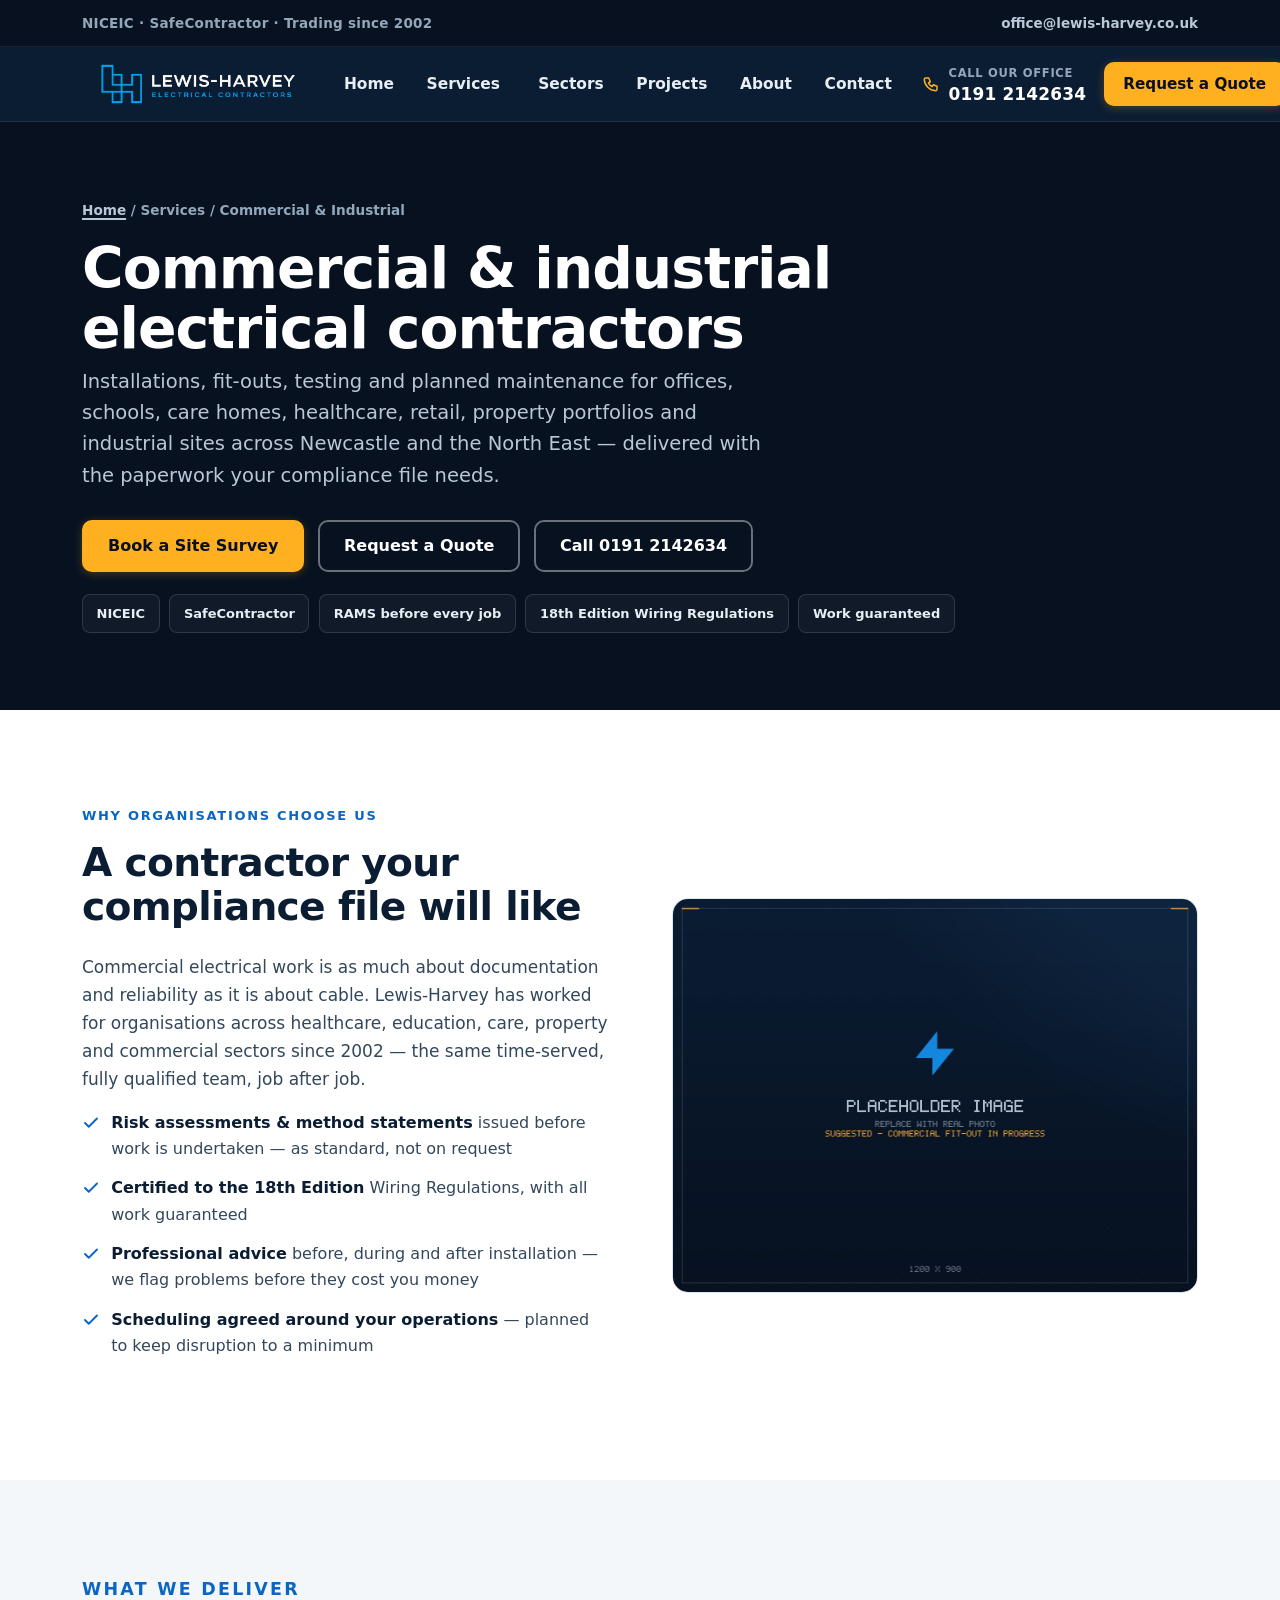
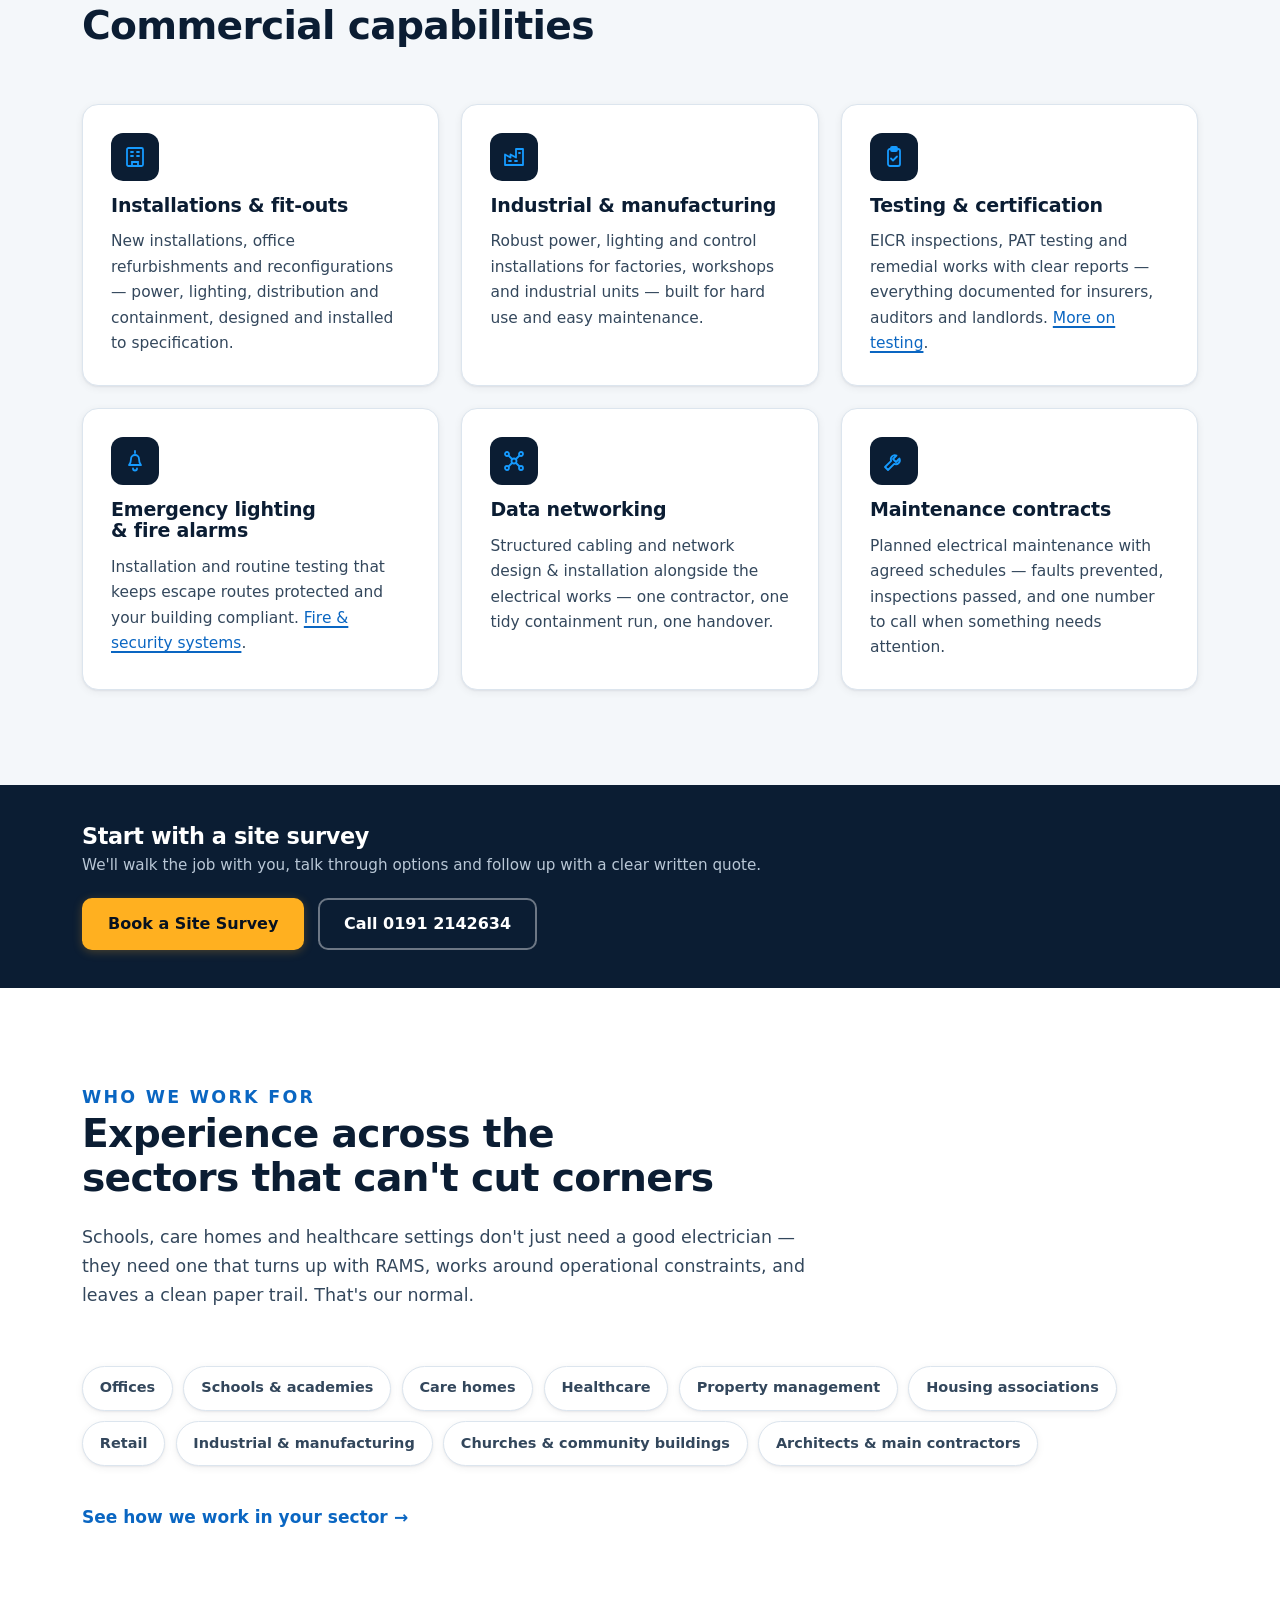
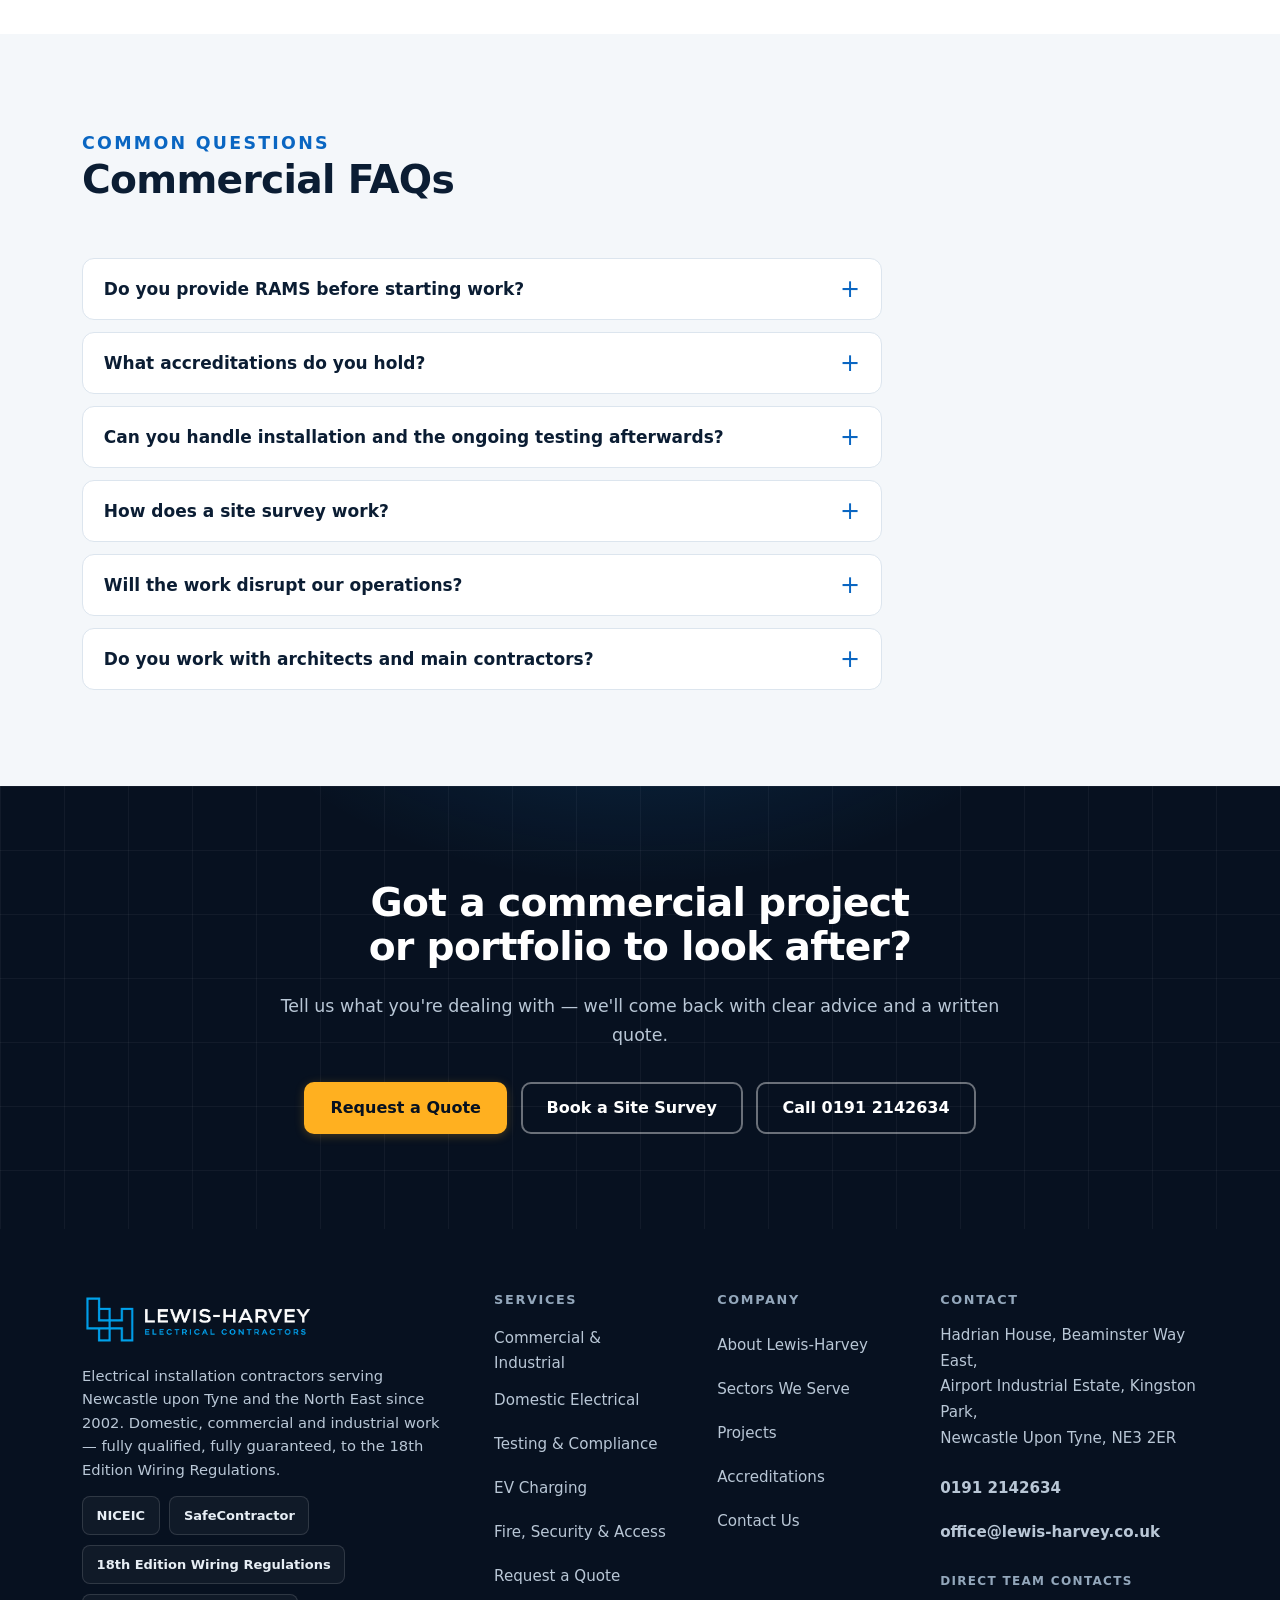
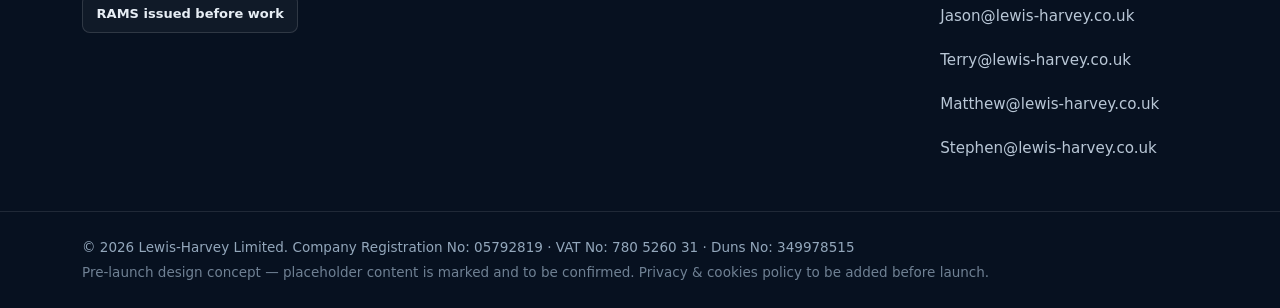
<file: services/commercial/index.html>
<!DOCTYPE html>
<html lang="en-GB">
<head>
  <meta charset="utf-8">
  <meta name="viewport" content="width=device-width, initial-scale=1">
  <title>Commercial Electrician Newcastle | Industrial Contractors | Lewis-Harvey</title>
  <meta name="description" content="NICEIC-accredited commercial &amp; industrial electrical contractors in Newcastle. Fit-outs, refurbishments, testing, emergency lighting, fire alarms, data networking &amp; maintenance — RAMS issued before every job.">
  <link rel="canonical" href="https://www.lewis-harvey.co.uk/services/commercial/">
  <meta name="theme-color" content="#0B1D33">

  <meta property="og:type" content="website">
  <meta property="og:site_name" content="Lewis-Harvey Limited">
  <meta property="og:title" content="Commercial Electrician Newcastle | Industrial Contractors | Lewis-Harvey">
  <meta property="og:description" content="NICEIC-accredited commercial &amp; industrial electrical contractors in Newcastle. Fit-outs, refurbishments, testing, emergency lighting, fire alarms, data networking &amp; maintenance — RAMS issued before every job.">
  <meta property="og:url" content="https://www.lewis-harvey.co.uk/services/commercial/">
  <meta property="og:image" content="https://www.lewis-harvey.co.uk/assets/images/brand/og-image.jpg">
  <meta name="twitter:card" content="summary_large_image">

  <link rel="icon" href="../../assets/images/brand/favicon.svg" type="image/svg+xml">
  <link rel="icon" href="../../assets/images/brand/favicon-32.png" type="image/png" sizes="32x32">
  <link rel="apple-touch-icon" href="../../assets/images/brand/apple-touch-icon.png">
  <link rel="manifest" href="../../assets/site.webmanifest">

  <link rel="stylesheet" href="../../assets/css/main.css">
  <script src="../../assets/js/main.js" defer></script>
</head>
<body>
<a class="skip-link" href="#main">Skip to main content</a>

<div class="utility-bar">
  <div class="container utility-bar__inner">
    <p class="utility-bar__trust">NICEIC · SafeContractor · Trading since 2002</p>
    <a class="utility-bar__email" href="mailto:office@lewis-harvey.co.uk">office@lewis-harvey.co.uk</a>
  </div>
</div>

<header class="site-header" data-header>
  <div class="container site-header__inner">
    <a class="brand" href="../../" aria-label="Lewis-Harvey Limited — home">
      <!-- PLACEHOLDER LOGO: replace site/assets/images/brand/logo-light.svg with the real logo (see ASSETS-NEEDED.md) -->
      <img src="../../assets/images/brand/logo-light.svg" alt="Lewis-Harvey Limited — Electrical Installation Contractors" width="232" height="46">
    </a>

    <nav class="primary-nav" aria-label="Main navigation">
      <ul class="primary-nav__list">
        <li><a href="../../">Home</a></li>
        <li class="has-dropdown" data-dropdown>
          <button type="button" class="primary-nav__dropbtn" aria-expanded="false" aria-controls="services-menu">
            Services
            <svg class="chevron" width="12" height="12" viewBox="0 0 16 16" fill="none" aria-hidden="true"><path d="M3 6l5 5 5-5" stroke="currentColor" stroke-width="2" stroke-linecap="round" stroke-linejoin="round"/></svg>
          </button>
          <ul class="dropdown" id="services-menu">
            <li><a href="../../services/commercial/"><strong>Commercial &amp; Industrial</strong><span>Offices, retail, education, care &amp; industrial units</span></a></li>
            <li><a href="../../services/domestic/"><strong>Domestic</strong><span>Rewires, fuse boards, lighting &amp; repairs at home</span></a></li>
            <li><a href="../../services/testing-compliance/"><strong>Testing &amp; Compliance</strong><span>EICR, PAT, emergency lighting &amp; fire alarm testing</span></a></li>
            <li><a href="../../services/ev-charging/"><strong>EV Charging</strong><span>Home &amp; workplace charge point installation</span></a></li>
            <li><a href="../../services/fire-security/"><strong>Fire, Security &amp; Access</strong><span>Fire alarms, CCTV, door entry &amp; intruder alarms</span></a></li>
          </ul>
        </li>
        <li><a href="../../sectors/">Sectors</a></li>
        <li><a href="../../projects/">Projects</a></li>
        <li><a href="../../about/">About</a></li>
        <li><a href="../../contact/">Contact</a></li>
      </ul>
    </nav>

    <div class="site-header__actions">
      <a class="header-phone" href="tel:01912142634">
        <svg width="18" height="18" viewBox="0 0 24 24" fill="none" aria-hidden="true"><path d="M5 4h4l2 5-2.5 1.5a12 12 0 0 0 5 5L15 13l5 2v4a2 2 0 0 1-2 2A16 16 0 0 1 3 6a2 2 0 0 1 2-2Z" stroke="currentColor" stroke-width="2" stroke-linejoin="round"/></svg>
        <span class="header-phone__label">Call our office</span>
        <span class="header-phone__number">0191 2142634</span>
      </a>
      <a class="btn btn--primary btn--header" href="../../quote/">Request a Quote</a>
      <button type="button" class="nav-toggle" aria-expanded="false" aria-controls="mobile-menu">
        <span class="nav-toggle__bars" aria-hidden="true"></span>
        Menu
      </button>
    </div>
  </div>

  <nav class="mobile-menu" id="mobile-menu" aria-label="Mobile navigation" hidden>
    <ul class="mobile-menu__list">
      <li><a href="../../">Home</a></li>
      <li class="mobile-menu__group" aria-hidden="true">Services</li>
      <li><a class="mobile-menu__sub" href="../../services/commercial/">Commercial &amp; Industrial</a></li>
      <li><a class="mobile-menu__sub" href="../../services/domestic/">Domestic</a></li>
      <li><a class="mobile-menu__sub" href="../../services/testing-compliance/">Testing &amp; Compliance</a></li>
      <li><a class="mobile-menu__sub" href="../../services/ev-charging/">EV Charging</a></li>
      <li><a class="mobile-menu__sub" href="../../services/fire-security/">Fire, Security &amp; Access</a></li>
      <li><a href="../../sectors/">Sectors</a></li>
      <li><a href="../../projects/">Projects</a></li>
      <li><a href="../../about/">About</a></li>
      <li><a href="../../contact/">Contact</a></li>
    </ul>
    <div class="mobile-menu__cta">
      <a class="btn btn--primary" href="../../quote/">Request a Quote</a>
      <a class="btn btn--outline-light" href="tel:01912142634">Call 0191 2142634</a>
    </div>
  </nav>
</header>


<main id="main" tabindex="-1">
<section class="page-hero page-hero--deep">
  <div class="container">
    <p class="breadcrumb"><a href="../../">Home</a> / Services / Commercial &amp; Industrial</p>
    <h1>Commercial &amp; industrial electrical contractors</h1>
    <p class="lead">Installations, fit-outs, testing and planned maintenance for offices, schools, care homes, healthcare, retail, property portfolios and industrial sites across Newcastle and the North East — delivered with the paperwork your compliance file needs.</p>
    <div class="btn-row page-hero__actions">
      <a class="btn btn--primary" href="../../contact/?topic=survey">Book a Site Survey</a>
      <a class="btn btn--outline-light" href="../../quote/?type=commercial">Request a Quote</a>
      <a class="btn btn--outline-light" href="tel:01912142634">Call 0191 2142634</a>
    </div>
    <ul class="badge-row" aria-label="Commercial trust points">
      <li class="badge">NICEIC</li>
      <li class="badge">SafeContractor</li>
      <li class="badge">RAMS before every job</li>
      <li class="badge">18th Edition Wiring Regulations</li>
      <li class="badge">Work guaranteed</li>
    </ul>
  </div>
</section>

<section class="section">
  <div class="container split">
    <div data-reveal>
      <p class="eyebrow">Why organisations choose us</p>
      <h2>A contractor your compliance file will like</h2>
      <p>Commercial electrical work is as much about documentation and reliability as it is about cable. Lewis-Harvey has worked for organisations across healthcare, education, care, property and commercial sectors since 2002 — the same time-served, fully qualified team, job after job.</p>
      <ul class="check-list">
        <li><svg width="18" height="18" viewBox="0 0 24 24" fill="none" aria-hidden="true"><path d="M20 6 9 17l-5-5" stroke="currentColor" stroke-width="2.5" stroke-linecap="round" stroke-linejoin="round"/></svg><span><strong>Risk assessments &amp; method statements</strong> issued before work is undertaken — as standard, not on request</span></li>
        <li><svg width="18" height="18" viewBox="0 0 24 24" fill="none" aria-hidden="true"><path d="M20 6 9 17l-5-5" stroke="currentColor" stroke-width="2.5" stroke-linecap="round" stroke-linejoin="round"/></svg><span><strong>Certified to the 18th Edition</strong> Wiring Regulations, with all work guaranteed</span></li>
        <li><svg width="18" height="18" viewBox="0 0 24 24" fill="none" aria-hidden="true"><path d="M20 6 9 17l-5-5" stroke="currentColor" stroke-width="2.5" stroke-linecap="round" stroke-linejoin="round"/></svg><span><strong>Professional advice</strong> before, during and after installation — we flag problems before they cost you money</span></li>
        <li><svg width="18" height="18" viewBox="0 0 24 24" fill="none" aria-hidden="true"><path d="M20 6 9 17l-5-5" stroke="currentColor" stroke-width="2.5" stroke-linecap="round" stroke-linejoin="round"/></svg><span><strong>Scheduling agreed around your operations</strong> — planned to keep disruption to a minimum</span></li>
      </ul>
    </div>
    <figure class="media-slot" data-reveal>
      <img src="../../assets/images/slots/commercial-hero.jpg" width="1200" height="900" alt="Commercial electrical fit-out in progress (placeholder image — replace with real photo)" loading="lazy">
    </figure>
  </div>
</section>

<section class="section section--grey">
  <div class="container">
    <div class="section-head" data-reveal>
      <p class="eyebrow">What we deliver</p>
      <h2>Commercial capabilities</h2>
    </div>
    <div class="card-grid" data-reveal>
      <article class="card">
        <span class="card__icon" aria-hidden="true"><svg width="24" height="24" viewBox="0 0 24 24" fill="none"><rect x="4" y="3" width="16" height="18" rx="1.5" stroke="currentColor" stroke-width="1.8"/><path d="M9 21v-4h6v4M8 7h2m4 0h2M8 11h2m4 0h2" stroke="currentColor" stroke-width="1.8" stroke-linecap="round"/></svg></span>
        <h3>Installations &amp; fit-outs</h3>
        <p>New installations, office refurbishments and reconfigurations — power, lighting, distribution and containment, designed and installed to specification.</p>
      </article>
      <article class="card">
        <span class="card__icon" aria-hidden="true"><svg width="24" height="24" viewBox="0 0 24 24" fill="none"><path d="M3 20V9.5l5.5 3V9.5l5.5 3V4h7v16H3Z" stroke="currentColor" stroke-width="1.8" stroke-linejoin="round"/><path d="M17 8h1M7 16h2m4 0h2" stroke="currentColor" stroke-width="1.8" stroke-linecap="round"/></svg></span>
        <h3>Industrial &amp; manufacturing</h3>
        <p>Robust power, lighting and control installations for factories, workshops and industrial units — built for hard use and easy maintenance.</p>
      </article>
      <article class="card">
        <span class="card__icon" aria-hidden="true"><svg width="24" height="24" viewBox="0 0 24 24" fill="none"><rect x="6" y="4" width="12" height="17" rx="2" stroke="currentColor" stroke-width="1.8"/><rect x="9" y="2" width="6" height="4" rx="1" stroke="currentColor" stroke-width="1.8"/><path d="m9 13.5 2 2 4-4" stroke="currentColor" stroke-width="1.8" stroke-linecap="round" stroke-linejoin="round"/></svg></span>
        <h3>Testing &amp; certification</h3>
        <p>EICR inspections, PAT testing and remedial works with clear reports — everything documented for insurers, auditors and landlords. <a href="../../services/testing-compliance/">More on testing</a>.</p>
      </article>
      <article class="card">
        <span class="card__icon" aria-hidden="true"><svg width="24" height="24" viewBox="0 0 24 24" fill="none"><path d="M18 16H6c1.5-1.8 2-3.7 2-6a4 4 0 0 1 8 0c0 2.3.5 4.2 2 6Z" stroke="currentColor" stroke-width="1.8" stroke-linejoin="round"/><path d="M10 19.5a2 2 0 0 0 4 0M12 2v2" stroke="currentColor" stroke-width="1.8" stroke-linecap="round"/></svg></span>
        <h3>Emergency lighting &amp; fire alarms</h3>
        <p>Installation and routine testing that keeps escape routes protected and your building compliant. <a href="../../services/fire-security/">Fire &amp; security systems</a>.</p>
      </article>
      <article class="card">
        <span class="card__icon" aria-hidden="true"><svg width="24" height="24" viewBox="0 0 24 24" fill="none"><circle cx="5" cy="5" r="2" stroke="currentColor" stroke-width="1.8"/><circle cx="19" cy="5" r="2" stroke="currentColor" stroke-width="1.8"/><circle cx="5" cy="19" r="2" stroke="currentColor" stroke-width="1.8"/><circle cx="19" cy="19" r="2" stroke="currentColor" stroke-width="1.8"/><circle cx="12" cy="12" r="2.5" stroke="currentColor" stroke-width="1.8"/><path d="M6.5 6.5 10 10m4 4 3.5 3.5m0-11L14 10m-4 4-3.5 3.5" stroke="currentColor" stroke-width="1.8"/></svg></span>
        <h3>Data networking</h3>
        <p>Structured cabling and network design &amp; installation alongside the electrical works — one contractor, one tidy containment run, one handover.</p>
      </article>
      <article class="card">
        <span class="card__icon" aria-hidden="true"><svg width="24" height="24" viewBox="0 0 24 24" fill="none"><path d="M14.5 6.5a4 4 0 0 0-5.3 5.3L3 18l3 3 6.2-6.2a4 4 0 0 0 5.3-5.3L14 13l-3-3 3.5-3.5Z" stroke="currentColor" stroke-width="1.8" stroke-linejoin="round"/></svg></span>
        <h3>Maintenance contracts</h3>
        <p>Planned electrical maintenance with agreed schedules — faults prevented, inspections passed, and one number to call when something needs attention.</p>
      </article>
    </div>
  </div>
</section>

<div class="cta-strip">
  <div class="container cta-strip__inner">
    <div>
      <h2>Start with a site survey</h2>
      <p>We'll walk the job with you, talk through options and follow up with a clear written quote.</p>
    </div>
    <div class="btn-row">
      <a class="btn btn--primary" href="../../contact/?topic=survey">Book a Site Survey</a>
      <a class="btn btn--outline-light" href="tel:01912142634">Call 0191 2142634</a>
    </div>
  </div>
</div>

<section class="section">
  <div class="container">
    <div class="section-head" data-reveal>
      <p class="eyebrow">Who we work for</p>
      <h2>Experience across the sectors that can't cut corners</h2>
      <p>Schools, care homes and healthcare settings don't just need a good electrician — they need one that turns up with RAMS, works around operational constraints, and leaves a clean paper trail. That's our normal.</p>
    </div>
    <ul class="chip-list" data-reveal>
      <li class="chip">Offices</li>
      <li class="chip">Schools &amp; academies</li>
      <li class="chip">Care homes</li>
      <li class="chip">Healthcare</li>
      <li class="chip">Property management</li>
      <li class="chip">Housing associations</li>
      <li class="chip">Retail</li>
      <li class="chip">Industrial &amp; manufacturing</li>
      <li class="chip">Churches &amp; community buildings</li>
      <li class="chip">Architects &amp; main contractors</li>
    </ul>
    <p style="margin:1.8rem 0 0"><a class="arrow-link" href="../../sectors/">See how we work in your sector</a></p>
  </div>
</section>

<section class="section section--grey">
  <div class="container">
    <div class="section-head" data-reveal>
      <p class="eyebrow">Common questions</p>
      <h2>Commercial FAQs</h2>
    </div>
    <div class="faq-list" data-reveal>
      <details class="faq">
        <summary>Do you provide RAMS before starting work?</summary>
        <div class="faq__body"><p>Yes. Risk assessments and method statements are issued before work is undertaken on every job — it's a standard part of how we work, not an extra.</p></div>
      </details>
      <details class="faq">
        <summary>What accreditations do you hold?</summary>
        <div class="faq__body"><p>Lewis-Harvey is NICEIC and SafeContractor accredited. All work is carried out by time-served, fully qualified technicians to the 18th Edition Wiring Regulations, and all work is guaranteed. See our <a href="../../accreditations/">accreditations page</a> for detail.</p></div>
      </details>
      <details class="faq">
        <summary>Can you handle installation and the ongoing testing afterwards?</summary>
        <div class="faq__body"><p>Yes — that's the point of using one contractor. We install, then look after EICR inspections, PAT testing, emergency lighting and fire alarm testing, remedial works and planned maintenance schedules, so certificates never sneak up on you.</p></div>
      </details>
      <details class="faq">
        <summary>How does a site survey work?</summary>
        <div class="faq__body"><p>We visit your site, walk the job with you, assess the existing installation and talk through what you're trying to achieve. You then get a clear written quote — with advice on options, not just a number.</p></div>
      </details>
      <details class="faq">
        <summary>Will the work disrupt our operations?</summary>
        <div class="faq__body"><p>We plan the programme around your operations and agree scheduling with you in advance. Tell us your constraints at the survey — occupied buildings, term times, shift patterns — and we'll build the plan around them.</p></div>
      </details>
      <details class="faq">
        <summary>Do you work with architects and main contractors?</summary>
        <div class="faq__body"><p>Yes. We price from drawings and specifications, attend design meetings where useful, and deliver certified electrical packages within larger programmes.</p></div>
      </details>
    </div>
  </div>
</section>

<section class="section section--deep cta-band">
  <div class="container">
    <h2 data-reveal>Got a commercial project or portfolio to look after?</h2>
    <p data-reveal>Tell us what you're dealing with — we'll come back with clear advice and a written quote.</p>
    <div class="btn-row" data-reveal>
      <a class="btn btn--primary" href="../../quote/?type=commercial">Request a Quote</a>
      <a class="btn btn--outline-light" href="../../contact/?topic=survey">Book a Site Survey</a>
      <a class="btn btn--outline-light" href="tel:01912142634">Call 0191 2142634</a>
    </div>
  </div>
</section>
</main>

<footer class="site-footer">
  <div class="container site-footer__grid">
    <div class="site-footer__brand">
      <img src="../../assets/images/brand/logo-light.svg" alt="Lewis-Harvey Limited" width="232" height="46" loading="lazy">
      <p>Electrical installation contractors serving Newcastle upon Tyne and the North East since 2002. Domestic, commercial and industrial work — fully qualified, fully guaranteed, to the 18th Edition Wiring Regulations.</p>
      <!-- PLACEHOLDER BADGES: swap these text badges for official accreditation logos once
           supplied (NICEIC / SafeContractor brand portals) — see ASSETS-NEEDED.md -->
      <ul class="badge-row" aria-label="Accreditations">
        <li class="badge">NICEIC</li>
        <li class="badge">SafeContractor</li>
        <li class="badge">18th Edition Wiring Regulations</li>
        <li class="badge">RAMS issued before work</li>
      </ul>
    </div>

    <nav class="site-footer__col" aria-label="Services">
      <h2 class="site-footer__heading">Services</h2>
      <ul>
        <li><a href="../../services/commercial/">Commercial &amp; Industrial</a></li>
        <li><a href="../../services/domestic/">Domestic Electrical</a></li>
        <li><a href="../../services/testing-compliance/">Testing &amp; Compliance</a></li>
        <li><a href="../../services/ev-charging/">EV Charging</a></li>
        <li><a href="../../services/fire-security/">Fire, Security &amp; Access</a></li>
        <li><a href="../../quote/">Request a Quote</a></li>
      </ul>
    </nav>

    <nav class="site-footer__col" aria-label="Company">
      <h2 class="site-footer__heading">Company</h2>
      <ul>
        <li><a href="../../about/">About Lewis-Harvey</a></li>
        <li><a href="../../sectors/">Sectors We Serve</a></li>
        <li><a href="../../projects/">Projects</a></li>
        <li><a href="../../accreditations/">Accreditations</a></li>
        <li><a href="../../contact/">Contact Us</a></li>
      </ul>
    </nav>

    <div class="site-footer__col site-footer__contact">
      <h2 class="site-footer__heading">Contact</h2>
      <address>
        Hadrian House, Beaminster Way East,<br>
        Airport Industrial Estate, Kingston Park,<br>
        Newcastle Upon Tyne, NE3 2ER
      </address>
      <ul class="site-footer__contact-list">
        <li><a href="tel:01912142634">0191 2142634</a></li>
        <li><a href="mailto:office@lewis-harvey.co.uk">office@lewis-harvey.co.uk</a></li>
      </ul>
      <h3 class="site-footer__subheading">Direct team contacts</h3>
      <ul class="site-footer__contact-list site-footer__contact-list--small">
        <li><a href="mailto:Jason@lewis-harvey.co.uk">Jason@lewis-harvey.co.uk</a></li>
        <li><a href="mailto:Terry@lewis-harvey.co.uk">Terry@lewis-harvey.co.uk</a></li>
        <li><a href="mailto:Matthew@lewis-harvey.co.uk">Matthew@lewis-harvey.co.uk</a></li>
        <li><a href="mailto:Stephen@lewis-harvey.co.uk">Stephen@lewis-harvey.co.uk</a></li>
      </ul>
    </div>
  </div>

  <div class="site-footer__legal">
    <div class="container">
      <p>&copy; <span data-year>2026</span> Lewis-Harvey Limited. Company Registration No: 05792819 · VAT No: 780 5260 31 · Duns No: 349978515</p>
      <!-- Remove the line below at launch (see LAUNCH-CHECKLIST.md, produced in Stage 2). -->
      <p class="site-footer__note">Pre-launch design concept — placeholder content is marked and to be confirmed. Privacy &amp; cookies policy to be added before launch.</p>
    </div>
  </div>
</footer>

<nav class="mobile-cta" aria-label="Quick contact">
  <a href="tel:01912142634">
    <svg width="20" height="20" viewBox="0 0 24 24" fill="none" aria-hidden="true"><path d="M5 4h4l2 5-2.5 1.5a12 12 0 0 0 5 5L15 13l5 2v4a2 2 0 0 1-2 2A16 16 0 0 1 3 6a2 2 0 0 1 2-2Z" stroke="currentColor" stroke-width="2" stroke-linejoin="round"/></svg>
    Call
  </a>
  <a class="mobile-cta__quote" href="../../quote/">
    <svg width="20" height="20" viewBox="0 0 24 24" fill="none" aria-hidden="true"><path d="M13 2 4.5 13.5H11L9.5 22 19 9.5h-6.5L13 2Z" stroke="currentColor" stroke-width="2" stroke-linejoin="round"/></svg>
    Get a Quote
  </a>
  <a href="mailto:office@lewis-harvey.co.uk">
    <svg width="20" height="20" viewBox="0 0 24 24" fill="none" aria-hidden="true"><rect x="3" y="5" width="18" height="14" rx="2" stroke="currentColor" stroke-width="2"/><path d="m3 7 9 6 9-6" stroke="currentColor" stroke-width="2" stroke-linecap="round" stroke-linejoin="round"/></svg>
    Email
  </a>
</nav>

</body>
</html>
</file>
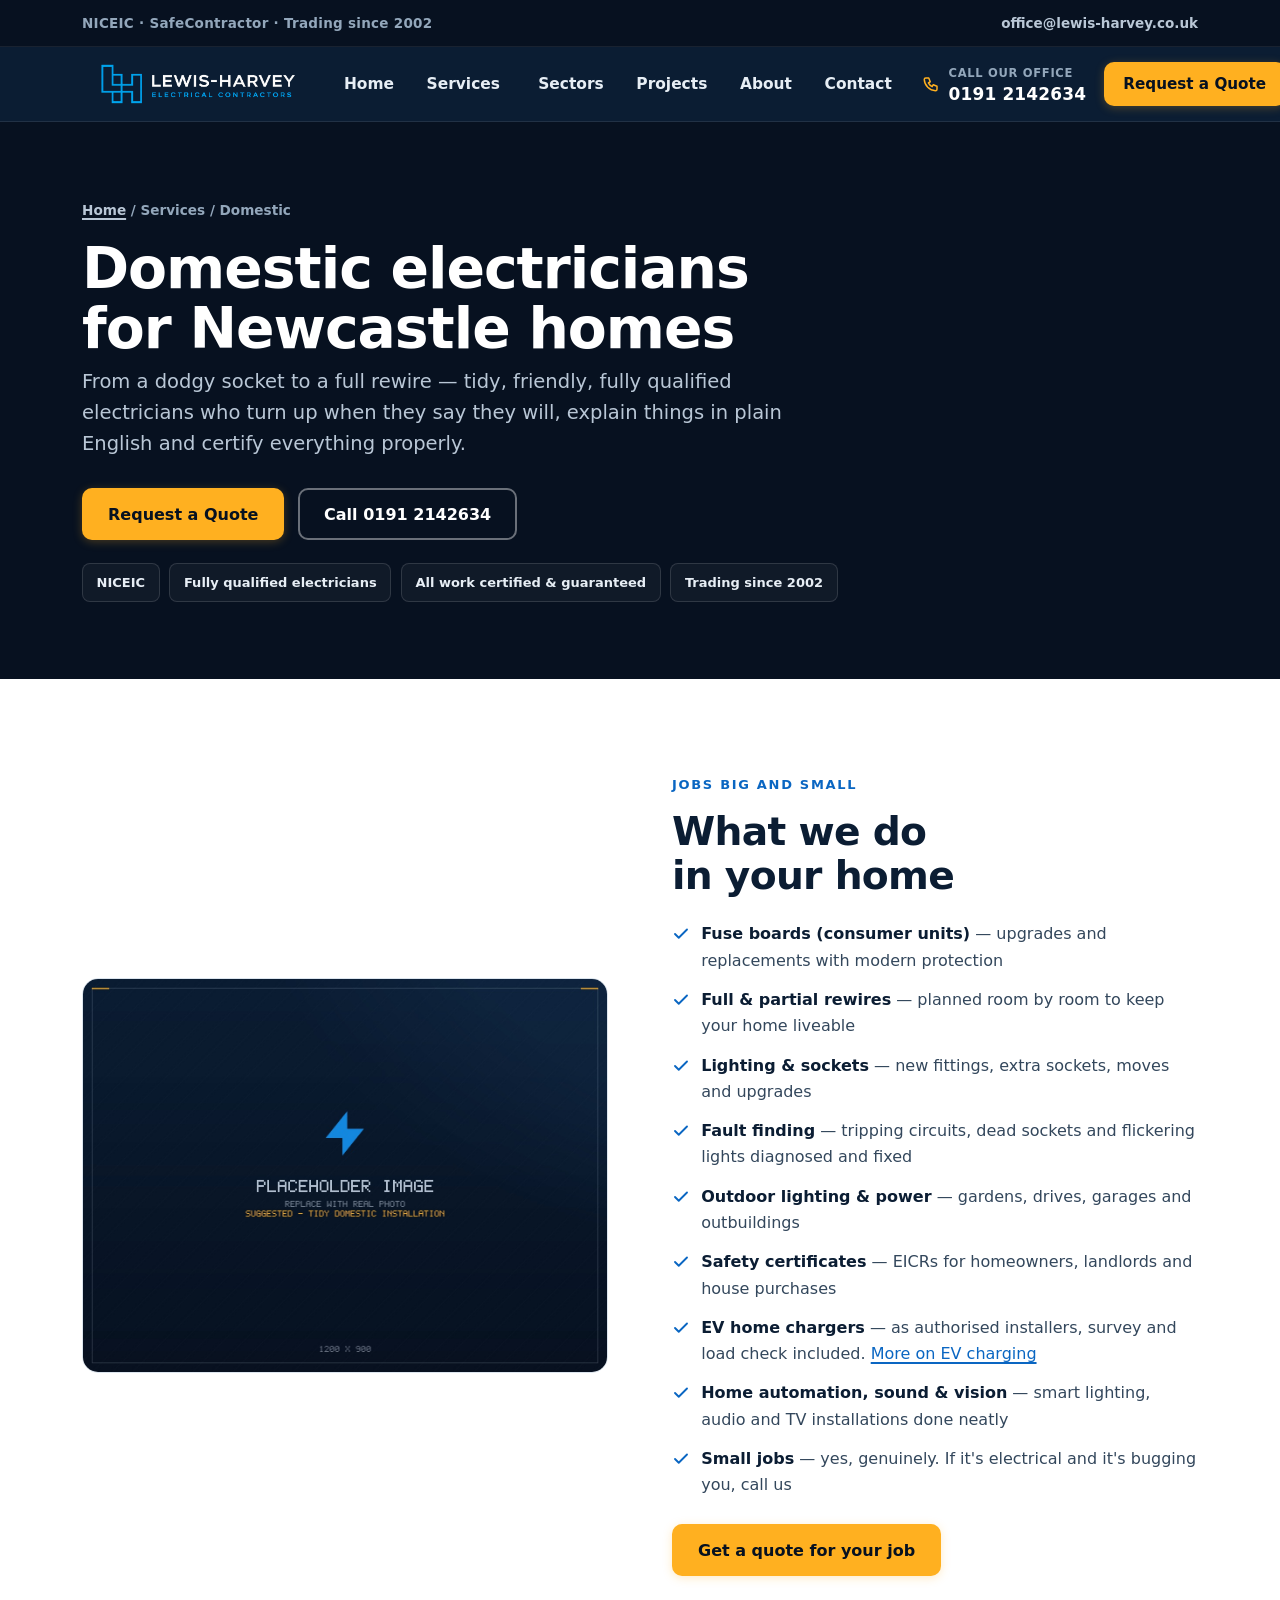
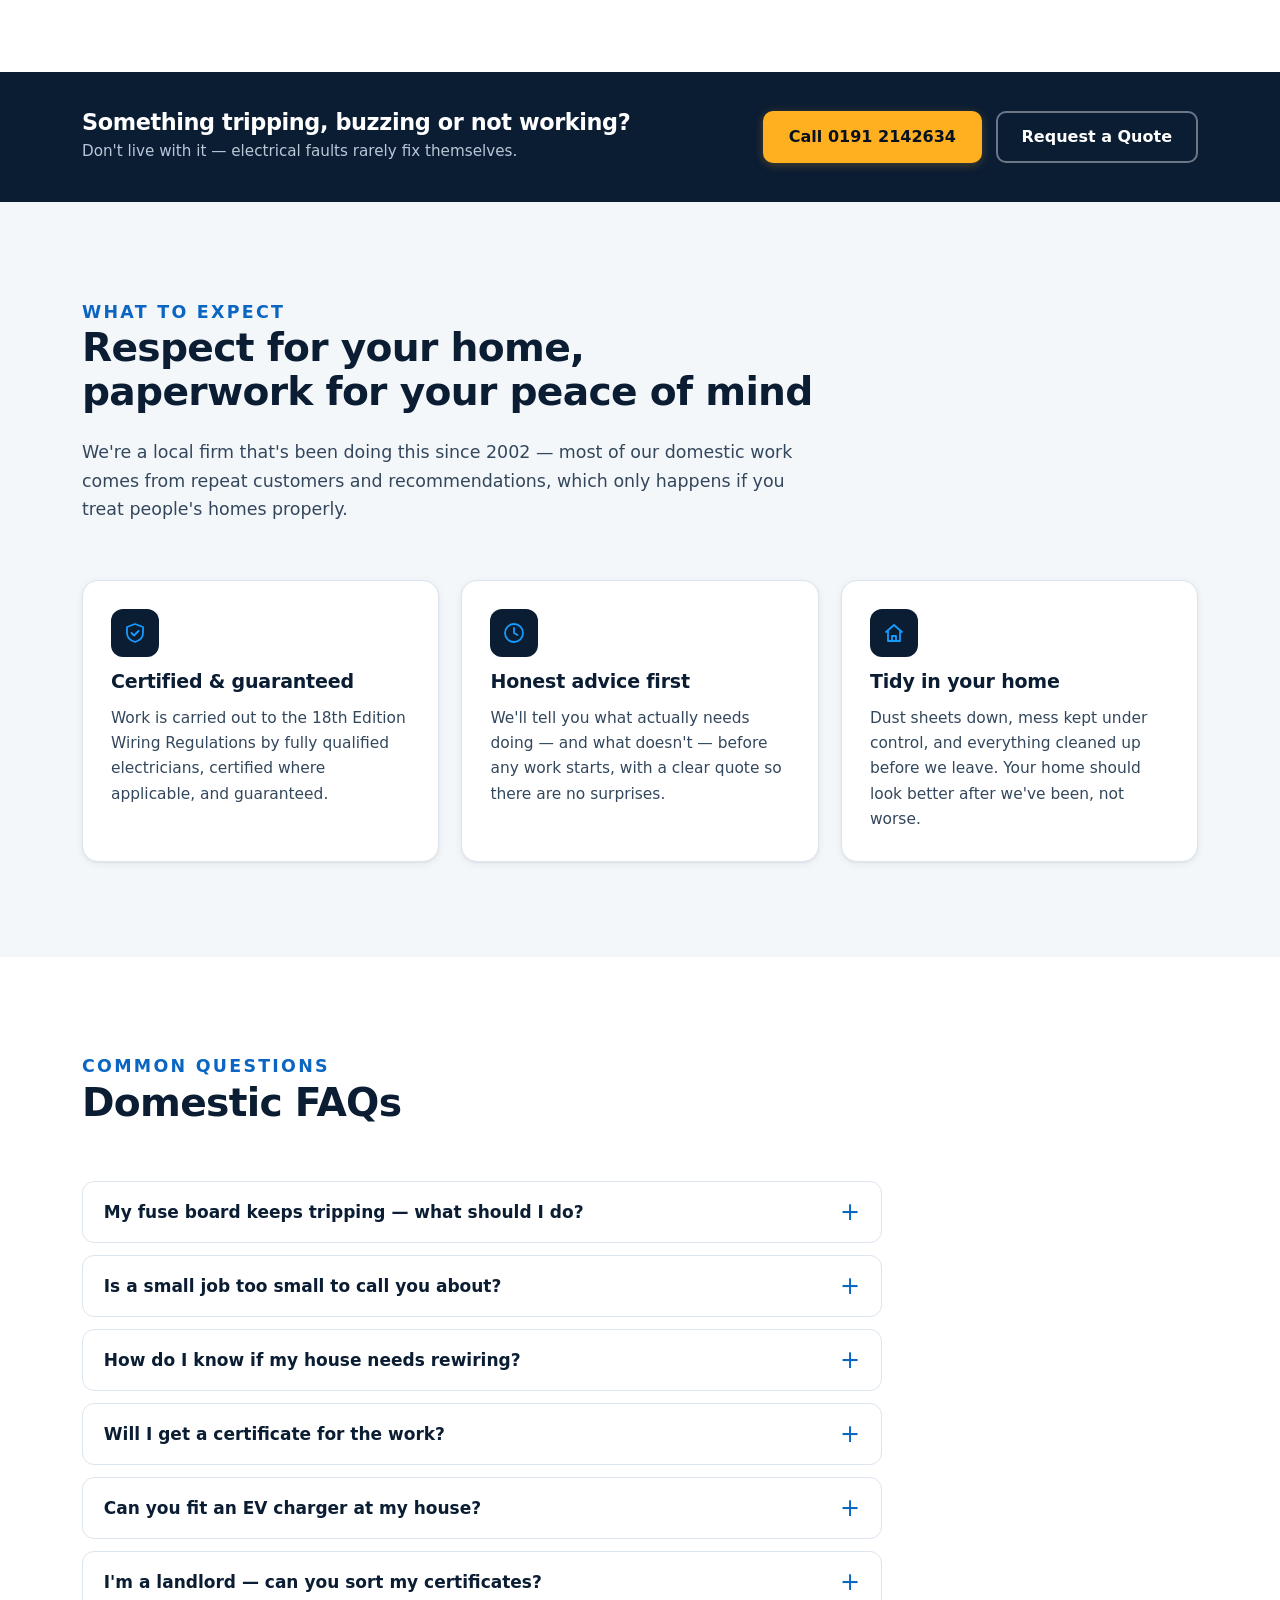
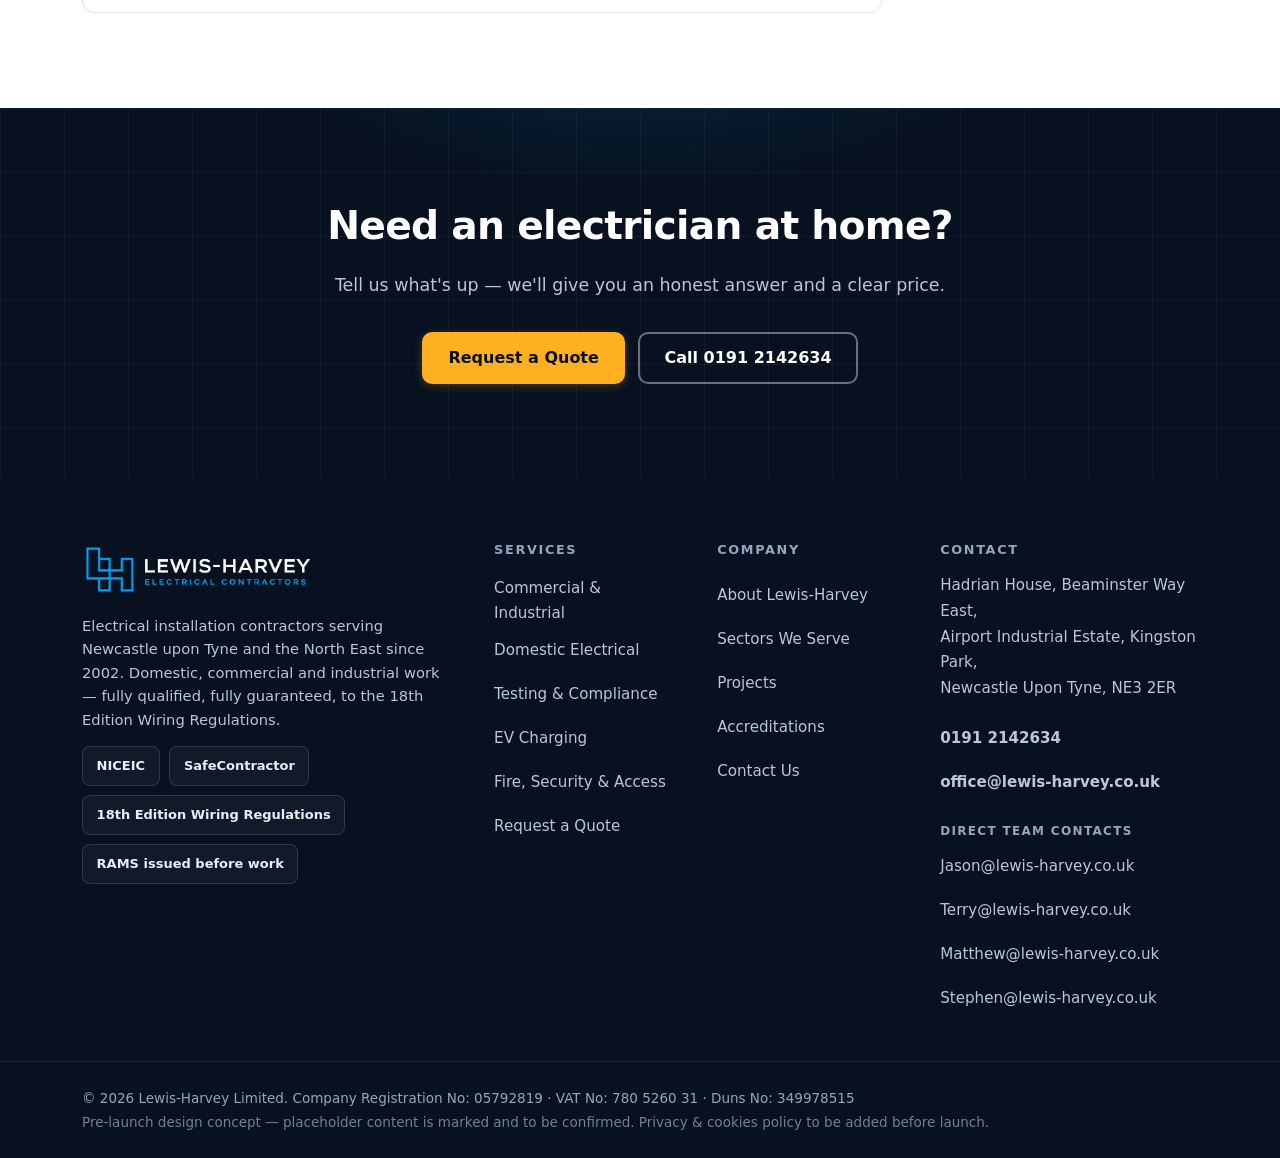
<file: services/domestic/index.html>
<!DOCTYPE html>
<html lang="en-GB">
<head>
  <meta charset="utf-8">
  <meta name="viewport" content="width=device-width, initial-scale=1">
  <title>Domestic Electrician Newcastle | Rewires &amp; Fuse Boards | Lewis-Harvey</title>
  <meta name="description" content="Friendly, fully qualified domestic electricians in Newcastle. Fuse boards, rewires, lighting, sockets, fault finding, outdoor power, safety certificates, EV chargers and home automation — all work certified and guaranteed.">
  <link rel="canonical" href="https://www.lewis-harvey.co.uk/services/domestic/">
  <meta name="theme-color" content="#0B1D33">

  <meta property="og:type" content="website">
  <meta property="og:site_name" content="Lewis-Harvey Limited">
  <meta property="og:title" content="Domestic Electrician Newcastle | Rewires &amp; Fuse Boards | Lewis-Harvey">
  <meta property="og:description" content="Friendly, fully qualified domestic electricians in Newcastle. Fuse boards, rewires, lighting, sockets, fault finding, outdoor power, safety certificates, EV chargers and home automation — all work certified and guaranteed.">
  <meta property="og:url" content="https://www.lewis-harvey.co.uk/services/domestic/">
  <meta property="og:image" content="https://www.lewis-harvey.co.uk/assets/images/brand/og-image.jpg">
  <meta name="twitter:card" content="summary_large_image">

  <link rel="icon" href="../../assets/images/brand/favicon.svg" type="image/svg+xml">
  <link rel="icon" href="../../assets/images/brand/favicon-32.png" type="image/png" sizes="32x32">
  <link rel="apple-touch-icon" href="../../assets/images/brand/apple-touch-icon.png">
  <link rel="manifest" href="../../assets/site.webmanifest">

  <link rel="stylesheet" href="../../assets/css/main.css">
  <script src="../../assets/js/main.js" defer></script>
</head>
<body>
<a class="skip-link" href="#main">Skip to main content</a>

<div class="utility-bar">
  <div class="container utility-bar__inner">
    <p class="utility-bar__trust">NICEIC · SafeContractor · Trading since 2002</p>
    <a class="utility-bar__email" href="mailto:office@lewis-harvey.co.uk">office@lewis-harvey.co.uk</a>
  </div>
</div>

<header class="site-header" data-header>
  <div class="container site-header__inner">
    <a class="brand" href="../../" aria-label="Lewis-Harvey Limited — home">
      <!-- PLACEHOLDER LOGO: replace site/assets/images/brand/logo-light.svg with the real logo (see ASSETS-NEEDED.md) -->
      <img src="../../assets/images/brand/logo-light.svg" alt="Lewis-Harvey Limited — Electrical Installation Contractors" width="232" height="46">
    </a>

    <nav class="primary-nav" aria-label="Main navigation">
      <ul class="primary-nav__list">
        <li><a href="../../">Home</a></li>
        <li class="has-dropdown" data-dropdown>
          <button type="button" class="primary-nav__dropbtn" aria-expanded="false" aria-controls="services-menu">
            Services
            <svg class="chevron" width="12" height="12" viewBox="0 0 16 16" fill="none" aria-hidden="true"><path d="M3 6l5 5 5-5" stroke="currentColor" stroke-width="2" stroke-linecap="round" stroke-linejoin="round"/></svg>
          </button>
          <ul class="dropdown" id="services-menu">
            <li><a href="../../services/commercial/"><strong>Commercial &amp; Industrial</strong><span>Offices, retail, education, care &amp; industrial units</span></a></li>
            <li><a href="../../services/domestic/"><strong>Domestic</strong><span>Rewires, fuse boards, lighting &amp; repairs at home</span></a></li>
            <li><a href="../../services/testing-compliance/"><strong>Testing &amp; Compliance</strong><span>EICR, PAT, emergency lighting &amp; fire alarm testing</span></a></li>
            <li><a href="../../services/ev-charging/"><strong>EV Charging</strong><span>Home &amp; workplace charge point installation</span></a></li>
            <li><a href="../../services/fire-security/"><strong>Fire, Security &amp; Access</strong><span>Fire alarms, CCTV, door entry &amp; intruder alarms</span></a></li>
          </ul>
        </li>
        <li><a href="../../sectors/">Sectors</a></li>
        <li><a href="../../projects/">Projects</a></li>
        <li><a href="../../about/">About</a></li>
        <li><a href="../../contact/">Contact</a></li>
      </ul>
    </nav>

    <div class="site-header__actions">
      <a class="header-phone" href="tel:01912142634">
        <svg width="18" height="18" viewBox="0 0 24 24" fill="none" aria-hidden="true"><path d="M5 4h4l2 5-2.5 1.5a12 12 0 0 0 5 5L15 13l5 2v4a2 2 0 0 1-2 2A16 16 0 0 1 3 6a2 2 0 0 1 2-2Z" stroke="currentColor" stroke-width="2" stroke-linejoin="round"/></svg>
        <span class="header-phone__label">Call our office</span>
        <span class="header-phone__number">0191 2142634</span>
      </a>
      <a class="btn btn--primary btn--header" href="../../quote/">Request a Quote</a>
      <button type="button" class="nav-toggle" aria-expanded="false" aria-controls="mobile-menu">
        <span class="nav-toggle__bars" aria-hidden="true"></span>
        Menu
      </button>
    </div>
  </div>

  <nav class="mobile-menu" id="mobile-menu" aria-label="Mobile navigation" hidden>
    <ul class="mobile-menu__list">
      <li><a href="../../">Home</a></li>
      <li class="mobile-menu__group" aria-hidden="true">Services</li>
      <li><a class="mobile-menu__sub" href="../../services/commercial/">Commercial &amp; Industrial</a></li>
      <li><a class="mobile-menu__sub" href="../../services/domestic/">Domestic</a></li>
      <li><a class="mobile-menu__sub" href="../../services/testing-compliance/">Testing &amp; Compliance</a></li>
      <li><a class="mobile-menu__sub" href="../../services/ev-charging/">EV Charging</a></li>
      <li><a class="mobile-menu__sub" href="../../services/fire-security/">Fire, Security &amp; Access</a></li>
      <li><a href="../../sectors/">Sectors</a></li>
      <li><a href="../../projects/">Projects</a></li>
      <li><a href="../../about/">About</a></li>
      <li><a href="../../contact/">Contact</a></li>
    </ul>
    <div class="mobile-menu__cta">
      <a class="btn btn--primary" href="../../quote/">Request a Quote</a>
      <a class="btn btn--outline-light" href="tel:01912142634">Call 0191 2142634</a>
    </div>
  </nav>
</header>


<main id="main" tabindex="-1">
<section class="page-hero page-hero--deep">
  <div class="container">
    <p class="breadcrumb"><a href="../../">Home</a> / Services / Domestic</p>
    <h1>Domestic electricians for Newcastle homes</h1>
    <p class="lead">From a dodgy socket to a full rewire — tidy, friendly, fully qualified electricians who turn up when they say they will, explain things in plain English and certify everything properly.</p>
    <div class="btn-row page-hero__actions">
      <a class="btn btn--primary" href="../../quote/?type=domestic">Request a Quote</a>
      <a class="btn btn--outline-light" href="tel:01912142634">Call 0191 2142634</a>
    </div>
    <ul class="badge-row" aria-label="Domestic trust points">
      <li class="badge">NICEIC</li>
      <li class="badge">Fully qualified electricians</li>
      <li class="badge">All work certified &amp; guaranteed</li>
      <li class="badge">Trading since 2002</li>
    </ul>
  </div>
</section>

<section class="section">
  <div class="container split">
    <figure class="media-slot" data-reveal>
      <img src="../../assets/images/slots/domestic-hero.jpg" width="1200" height="900" alt="Tidy domestic electrical installation (placeholder image — replace with real photo)" loading="lazy">
    </figure>
    <div data-reveal>
      <p class="eyebrow">Jobs big and small</p>
      <h2>What we do in your home</h2>
      <ul class="check-list">
        <li><svg width="18" height="18" viewBox="0 0 24 24" fill="none" aria-hidden="true"><path d="M20 6 9 17l-5-5" stroke="currentColor" stroke-width="2.5" stroke-linecap="round" stroke-linejoin="round"/></svg><span><strong>Fuse boards (consumer units)</strong> — upgrades and replacements with modern protection</span></li>
        <li><svg width="18" height="18" viewBox="0 0 24 24" fill="none" aria-hidden="true"><path d="M20 6 9 17l-5-5" stroke="currentColor" stroke-width="2.5" stroke-linecap="round" stroke-linejoin="round"/></svg><span><strong>Full &amp; partial rewires</strong> — planned room by room to keep your home liveable</span></li>
        <li><svg width="18" height="18" viewBox="0 0 24 24" fill="none" aria-hidden="true"><path d="M20 6 9 17l-5-5" stroke="currentColor" stroke-width="2.5" stroke-linecap="round" stroke-linejoin="round"/></svg><span><strong>Lighting &amp; sockets</strong> — new fittings, extra sockets, moves and upgrades</span></li>
        <li><svg width="18" height="18" viewBox="0 0 24 24" fill="none" aria-hidden="true"><path d="M20 6 9 17l-5-5" stroke="currentColor" stroke-width="2.5" stroke-linecap="round" stroke-linejoin="round"/></svg><span><strong>Fault finding</strong> — tripping circuits, dead sockets and flickering lights diagnosed and fixed</span></li>
        <li><svg width="18" height="18" viewBox="0 0 24 24" fill="none" aria-hidden="true"><path d="M20 6 9 17l-5-5" stroke="currentColor" stroke-width="2.5" stroke-linecap="round" stroke-linejoin="round"/></svg><span><strong>Outdoor lighting &amp; power</strong> — gardens, drives, garages and outbuildings</span></li>
        <li><svg width="18" height="18" viewBox="0 0 24 24" fill="none" aria-hidden="true"><path d="M20 6 9 17l-5-5" stroke="currentColor" stroke-width="2.5" stroke-linecap="round" stroke-linejoin="round"/></svg><span><strong>Safety certificates</strong> — EICRs for homeowners, landlords and house purchases</span></li>
        <li><svg width="18" height="18" viewBox="0 0 24 24" fill="none" aria-hidden="true"><path d="M20 6 9 17l-5-5" stroke="currentColor" stroke-width="2.5" stroke-linecap="round" stroke-linejoin="round"/></svg><span><strong>EV home chargers</strong> — as authorised installers, survey and load check included. <a href="../../services/ev-charging/">More on EV charging</a></span></li>
        <li><svg width="18" height="18" viewBox="0 0 24 24" fill="none" aria-hidden="true"><path d="M20 6 9 17l-5-5" stroke="currentColor" stroke-width="2.5" stroke-linecap="round" stroke-linejoin="round"/></svg><span><strong>Home automation, sound &amp; vision</strong> — smart lighting, audio and TV installations done neatly</span></li>
        <li><svg width="18" height="18" viewBox="0 0 24 24" fill="none" aria-hidden="true"><path d="M20 6 9 17l-5-5" stroke="currentColor" stroke-width="2.5" stroke-linecap="round" stroke-linejoin="round"/></svg><span><strong>Small jobs</strong> — yes, genuinely. If it's electrical and it's bugging you, call us</span></li>
      </ul>
      <div class="btn-row">
        <a class="btn btn--primary" href="../../quote/?type=domestic">Get a quote for your job</a>
      </div>
    </div>
  </div>
</section>

<div class="cta-strip">
  <div class="container cta-strip__inner">
    <div>
      <h2>Something tripping, buzzing or not working?</h2>
      <p>Don't live with it — electrical faults rarely fix themselves.</p>
    </div>
    <div class="btn-row">
      <a class="btn btn--primary" href="tel:01912142634">Call 0191 2142634</a>
      <a class="btn btn--outline-light" href="../../quote/?type=domestic">Request a Quote</a>
    </div>
  </div>
</div>

<section class="section section--grey">
  <div class="container">
    <div class="section-head" data-reveal>
      <p class="eyebrow">What to expect</p>
      <h2>Respect for your home, paperwork for your peace of mind</h2>
      <p>We're a local firm that's been doing this since 2002 — most of our domestic work comes from repeat customers and recommendations, which only happens if you treat people's homes properly.</p>
    </div>
    <div class="card-grid" data-reveal>
      <article class="card">
        <span class="card__icon" aria-hidden="true"><svg width="24" height="24" viewBox="0 0 24 24" fill="none"><path d="M12 3l8 3v6c0 4.5-3.4 7.6-8 9-4.6-1.4-8-4.5-8-9V6l8-3Z" stroke="currentColor" stroke-width="1.8" stroke-linejoin="round"/><path d="m8.5 12 2.5 2.5 4.5-4.5" stroke="currentColor" stroke-width="1.8" stroke-linecap="round" stroke-linejoin="round"/></svg></span>
        <h3>Certified &amp; guaranteed</h3>
        <p>Work is carried out to the 18th Edition Wiring Regulations by fully qualified electricians, certified where applicable, and guaranteed.</p>
      </article>
      <article class="card">
        <span class="card__icon" aria-hidden="true"><svg width="24" height="24" viewBox="0 0 24 24" fill="none"><circle cx="12" cy="12" r="9" stroke="currentColor" stroke-width="1.8"/><path d="M12 7v5l3.5 2" stroke="currentColor" stroke-width="1.8" stroke-linecap="round" stroke-linejoin="round"/></svg></span>
        <h3>Honest advice first</h3>
        <p>We'll tell you what actually needs doing — and what doesn't — before any work starts, with a clear quote so there are no surprises.</p>
      </article>
      <article class="card">
        <span class="card__icon" aria-hidden="true"><svg width="24" height="24" viewBox="0 0 24 24" fill="none"><path d="m4 11 8-7 8 7" stroke="currentColor" stroke-width="1.8" stroke-linecap="round" stroke-linejoin="round"/><path d="M6 10v10h12V10M10 20v-5h4v5" stroke="currentColor" stroke-width="1.8" stroke-linejoin="round"/></svg></span>
        <h3>Tidy in your home</h3>
        <p>Dust sheets down, mess kept under control, and everything cleaned up before we leave. Your home should look better after we've been, not worse.</p>
      </article>
    </div>
  </div>
</section>

<section class="section">
  <div class="container">
    <div class="section-head" data-reveal>
      <p class="eyebrow">Common questions</p>
      <h2>Domestic FAQs</h2>
    </div>
    <div class="faq-list" data-reveal>
      <details class="faq">
        <summary>My fuse board keeps tripping — what should I do?</summary>
        <div class="faq__body"><p>Frequent tripping is your installation telling you something's wrong — a faulty appliance, damaged cable or overloaded circuit. Unplug what you can and give us a call: fault finding is one of our bread-and-butter jobs.</p></div>
      </details>
      <details class="faq">
        <summary>Is a small job too small to call you about?</summary>
        <div class="faq__body"><p>No. Extra sockets, a new light fitting, a broken switch — small jobs are part of the service. It's often how customers first find us before trusting us with bigger work.</p></div>
      </details>
      <details class="faq">
        <summary>How do I know if my house needs rewiring?</summary>
        <div class="faq__body"><p>Age of the installation, old rubber or fabric-covered cables, an outdated fuse board, or sockets and lights behaving oddly are all warning signs. The honest answer comes from an EICR (Electrical Installation Condition Report) — we inspect, test and give you a clear report on what's safe and what needs attention.</p></div>
      </details>
      <details class="faq">
        <summary>Will I get a certificate for the work?</summary>
        <div class="faq__body"><p>Yes — where the work requires certification you'll receive the proper paperwork, and everything is carried out to the 18th Edition Wiring Regulations. Keep it safe: you'll want it when you sell the house.</p></div>
      </details>
      <details class="faq">
        <summary>Can you fit an EV charger at my house?</summary>
        <div class="faq__body"><p>Yes — we're authorised home EV charge point installers. We survey your supply and run a load check first, so the charger you get is one your home can actually support. <a href="../../services/ev-charging/">More on EV charging</a>.</p></div>
      </details>
      <details class="faq">
        <summary>I'm a landlord — can you sort my certificates?</summary>
        <div class="faq__body"><p>Yes. We carry out EICRs and landlord safety certificates, handle any remedial work the report flags, and can set up reminders as part of a maintenance arrangement. <a href="../../services/testing-compliance/">More on testing &amp; compliance</a>.</p></div>
      </details>
    </div>
  </div>
</section>

<section class="section section--deep cta-band">
  <div class="container">
    <h2 data-reveal>Need an electrician at home?</h2>
    <p data-reveal>Tell us what's up — we'll give you an honest answer and a clear price.</p>
    <div class="btn-row" data-reveal>
      <a class="btn btn--primary" href="../../quote/?type=domestic">Request a Quote</a>
      <a class="btn btn--outline-light" href="tel:01912142634">Call 0191 2142634</a>
    </div>
  </div>
</section>
</main>

<footer class="site-footer">
  <div class="container site-footer__grid">
    <div class="site-footer__brand">
      <img src="../../assets/images/brand/logo-light.svg" alt="Lewis-Harvey Limited" width="232" height="46" loading="lazy">
      <p>Electrical installation contractors serving Newcastle upon Tyne and the North East since 2002. Domestic, commercial and industrial work — fully qualified, fully guaranteed, to the 18th Edition Wiring Regulations.</p>
      <!-- PLACEHOLDER BADGES: swap these text badges for official accreditation logos once
           supplied (NICEIC / SafeContractor brand portals) — see ASSETS-NEEDED.md -->
      <ul class="badge-row" aria-label="Accreditations">
        <li class="badge">NICEIC</li>
        <li class="badge">SafeContractor</li>
        <li class="badge">18th Edition Wiring Regulations</li>
        <li class="badge">RAMS issued before work</li>
      </ul>
    </div>

    <nav class="site-footer__col" aria-label="Services">
      <h2 class="site-footer__heading">Services</h2>
      <ul>
        <li><a href="../../services/commercial/">Commercial &amp; Industrial</a></li>
        <li><a href="../../services/domestic/">Domestic Electrical</a></li>
        <li><a href="../../services/testing-compliance/">Testing &amp; Compliance</a></li>
        <li><a href="../../services/ev-charging/">EV Charging</a></li>
        <li><a href="../../services/fire-security/">Fire, Security &amp; Access</a></li>
        <li><a href="../../quote/">Request a Quote</a></li>
      </ul>
    </nav>

    <nav class="site-footer__col" aria-label="Company">
      <h2 class="site-footer__heading">Company</h2>
      <ul>
        <li><a href="../../about/">About Lewis-Harvey</a></li>
        <li><a href="../../sectors/">Sectors We Serve</a></li>
        <li><a href="../../projects/">Projects</a></li>
        <li><a href="../../accreditations/">Accreditations</a></li>
        <li><a href="../../contact/">Contact Us</a></li>
      </ul>
    </nav>

    <div class="site-footer__col site-footer__contact">
      <h2 class="site-footer__heading">Contact</h2>
      <address>
        Hadrian House, Beaminster Way East,<br>
        Airport Industrial Estate, Kingston Park,<br>
        Newcastle Upon Tyne, NE3 2ER
      </address>
      <ul class="site-footer__contact-list">
        <li><a href="tel:01912142634">0191 2142634</a></li>
        <li><a href="mailto:office@lewis-harvey.co.uk">office@lewis-harvey.co.uk</a></li>
      </ul>
      <h3 class="site-footer__subheading">Direct team contacts</h3>
      <ul class="site-footer__contact-list site-footer__contact-list--small">
        <li><a href="mailto:Jason@lewis-harvey.co.uk">Jason@lewis-harvey.co.uk</a></li>
        <li><a href="mailto:Terry@lewis-harvey.co.uk">Terry@lewis-harvey.co.uk</a></li>
        <li><a href="mailto:Matthew@lewis-harvey.co.uk">Matthew@lewis-harvey.co.uk</a></li>
        <li><a href="mailto:Stephen@lewis-harvey.co.uk">Stephen@lewis-harvey.co.uk</a></li>
      </ul>
    </div>
  </div>

  <div class="site-footer__legal">
    <div class="container">
      <p>&copy; <span data-year>2026</span> Lewis-Harvey Limited. Company Registration No: 05792819 · VAT No: 780 5260 31 · Duns No: 349978515</p>
      <!-- Remove the line below at launch (see LAUNCH-CHECKLIST.md, produced in Stage 2). -->
      <p class="site-footer__note">Pre-launch design concept — placeholder content is marked and to be confirmed. Privacy &amp; cookies policy to be added before launch.</p>
    </div>
  </div>
</footer>

<nav class="mobile-cta" aria-label="Quick contact">
  <a href="tel:01912142634">
    <svg width="20" height="20" viewBox="0 0 24 24" fill="none" aria-hidden="true"><path d="M5 4h4l2 5-2.5 1.5a12 12 0 0 0 5 5L15 13l5 2v4a2 2 0 0 1-2 2A16 16 0 0 1 3 6a2 2 0 0 1 2-2Z" stroke="currentColor" stroke-width="2" stroke-linejoin="round"/></svg>
    Call
  </a>
  <a class="mobile-cta__quote" href="../../quote/">
    <svg width="20" height="20" viewBox="0 0 24 24" fill="none" aria-hidden="true"><path d="M13 2 4.5 13.5H11L9.5 22 19 9.5h-6.5L13 2Z" stroke="currentColor" stroke-width="2" stroke-linejoin="round"/></svg>
    Get a Quote
  </a>
  <a href="mailto:office@lewis-harvey.co.uk">
    <svg width="20" height="20" viewBox="0 0 24 24" fill="none" aria-hidden="true"><rect x="3" y="5" width="18" height="14" rx="2" stroke="currentColor" stroke-width="2"/><path d="m3 7 9 6 9-6" stroke="currentColor" stroke-width="2" stroke-linecap="round" stroke-linejoin="round"/></svg>
    Email
  </a>
</nav>

</body>
</html>
</file>
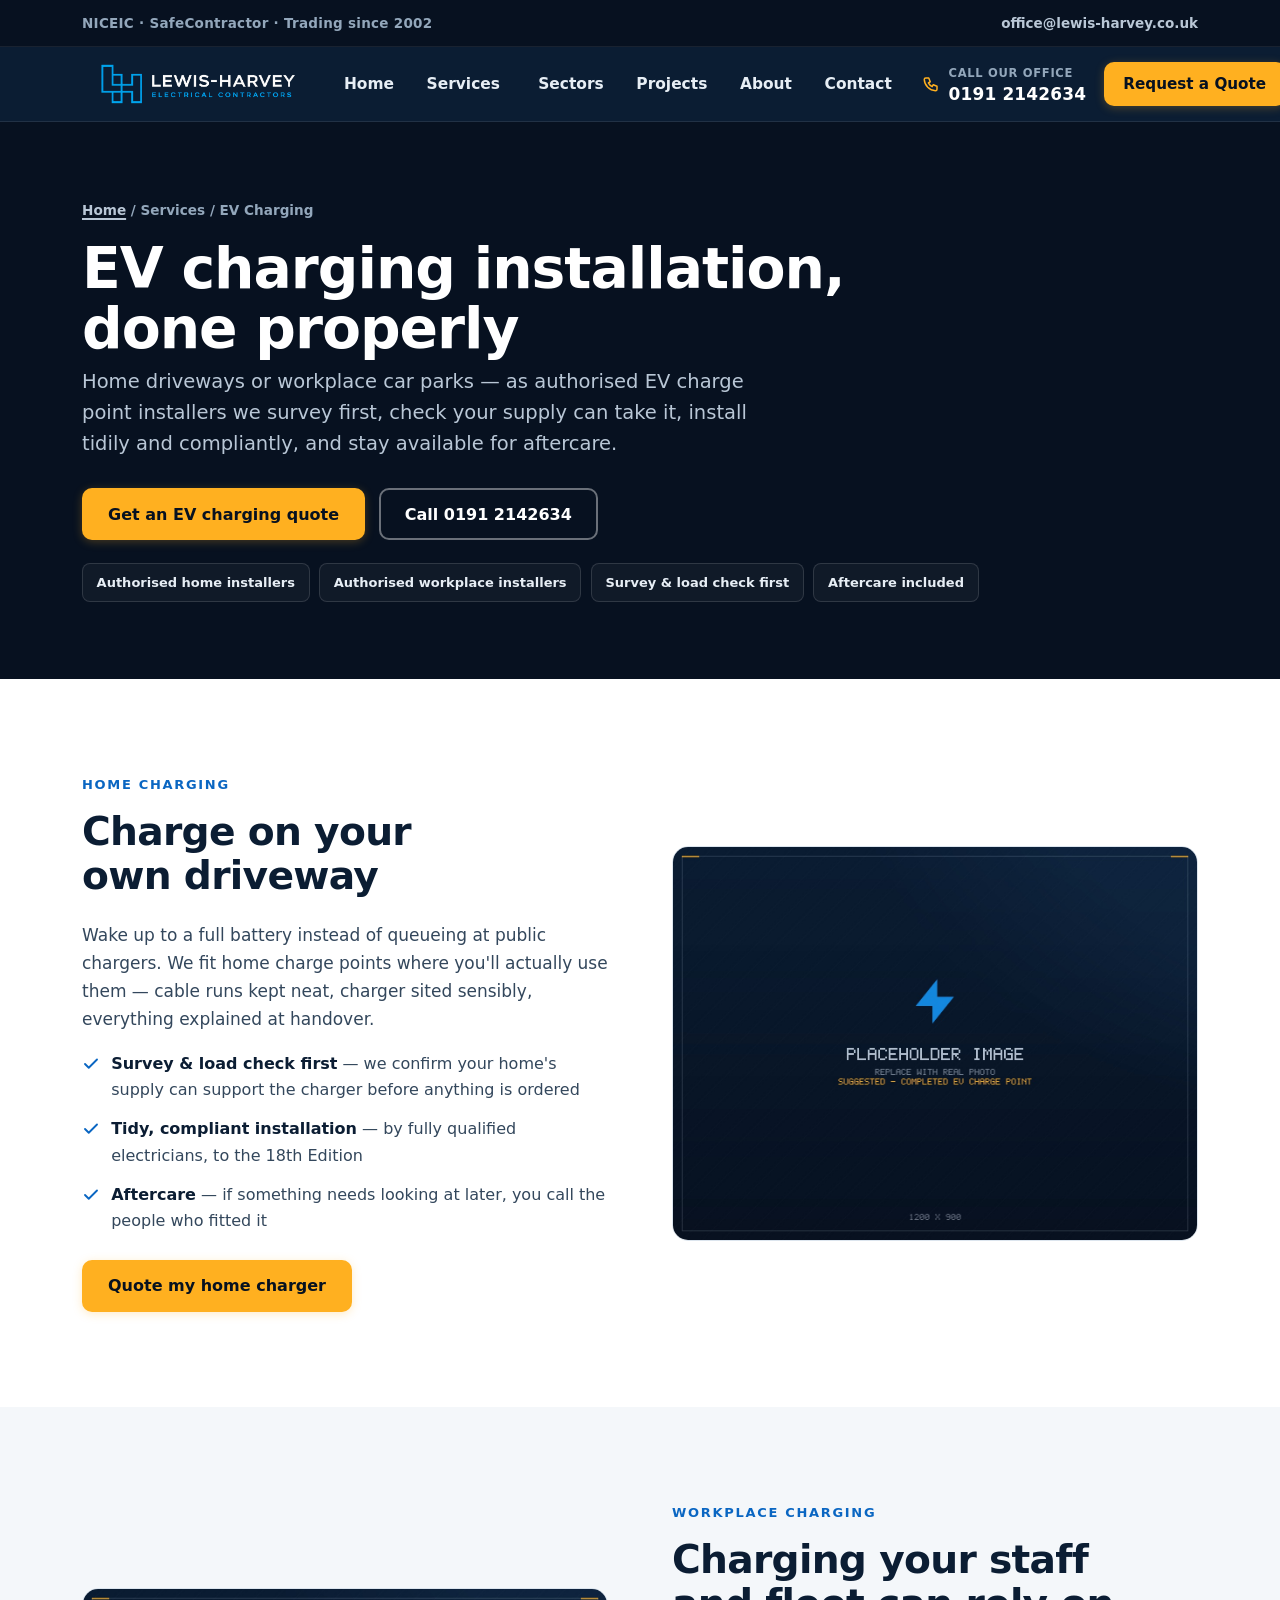
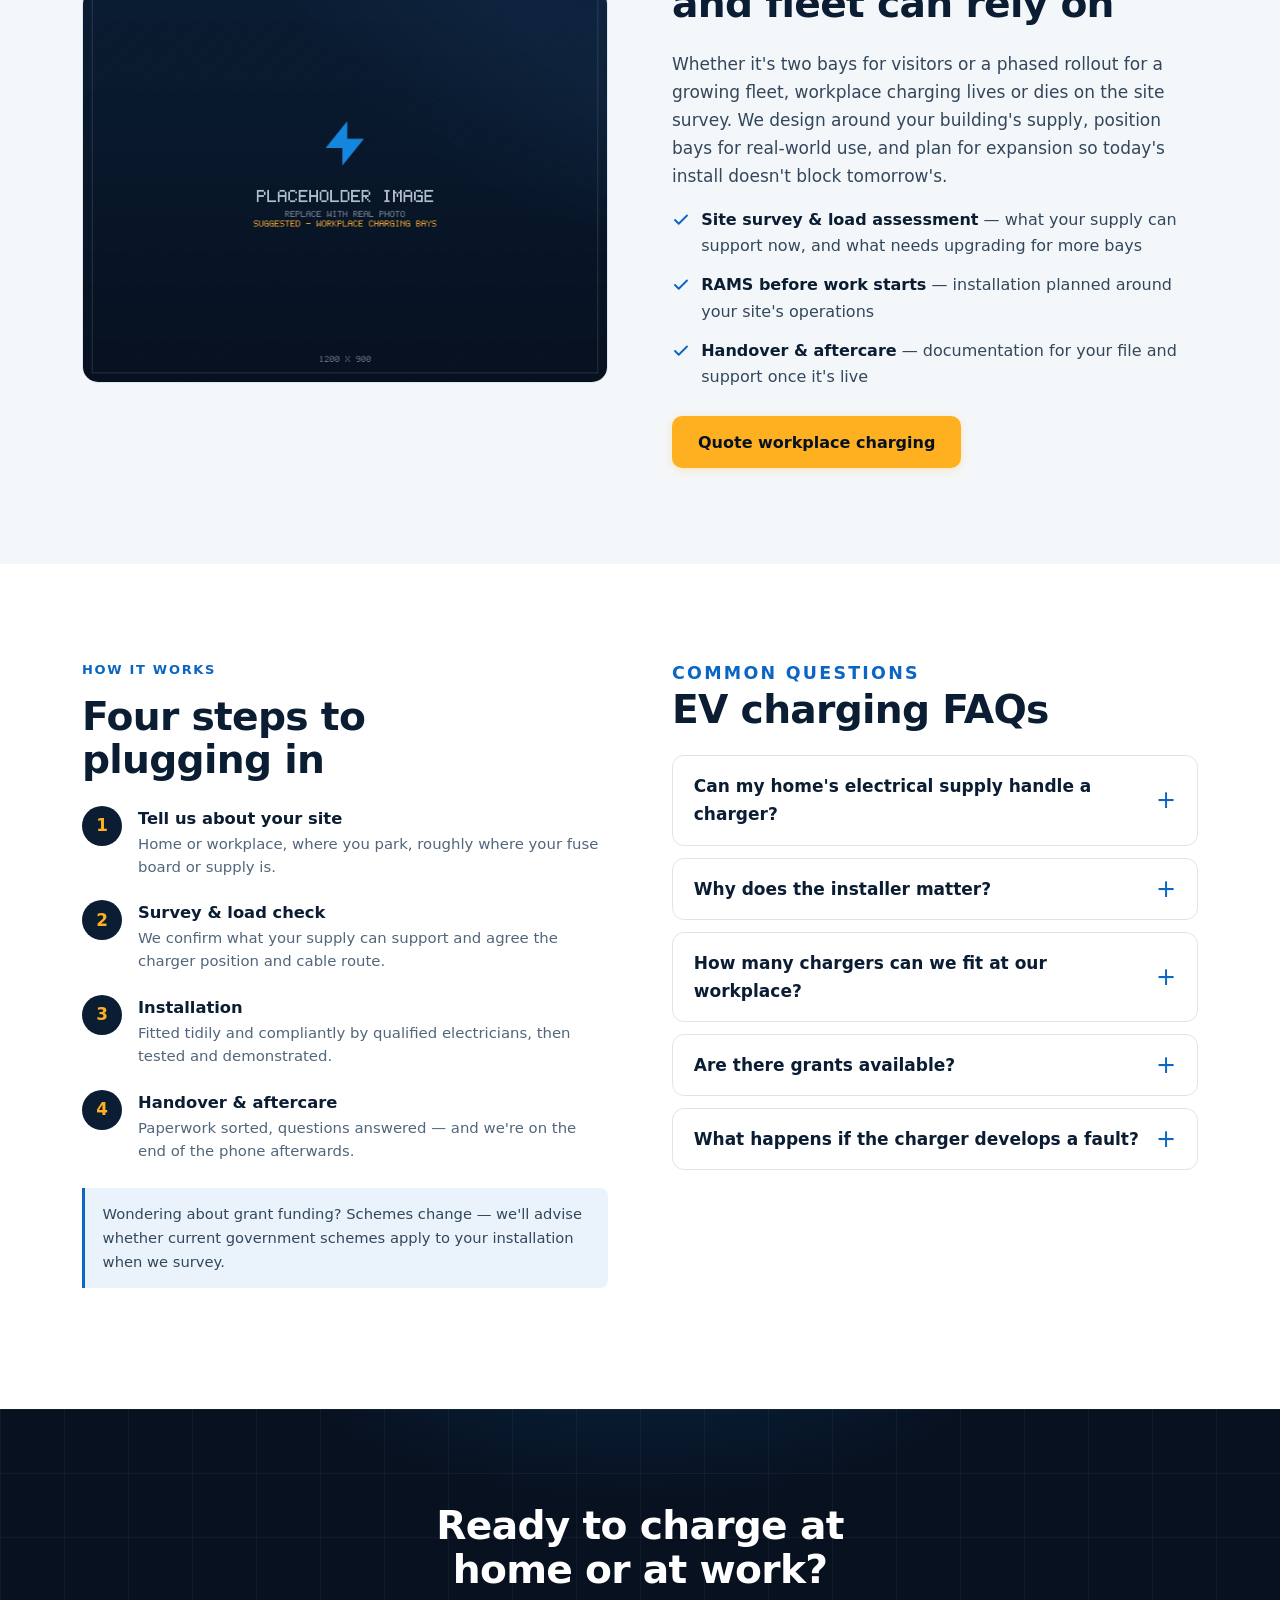
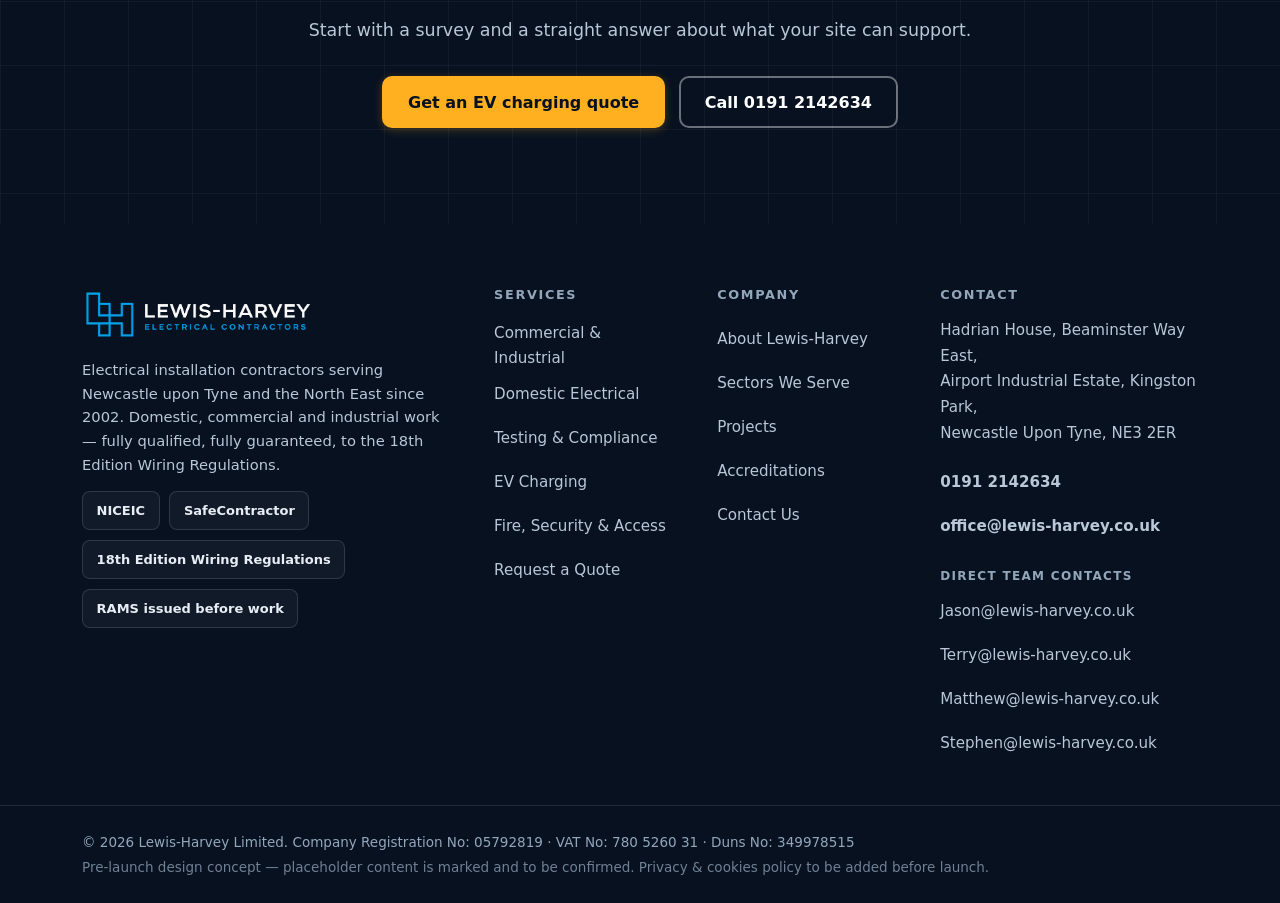
<file: services/ev-charging/index.html>
<!DOCTYPE html>
<html lang="en-GB">
<head>
  <meta charset="utf-8">
  <meta name="viewport" content="width=device-width, initial-scale=1">
  <title>EV Charger Installation Newcastle | Home &amp; Workplace | Lewis-Harvey</title>
  <meta name="description" content="Authorised EV charge point installers in Newcastle &amp; the North East. Home and workplace charging with proper site surveys, load checks, compliant installation and aftercare.">
  <link rel="canonical" href="https://www.lewis-harvey.co.uk/services/ev-charging/">
  <meta name="theme-color" content="#0B1D33">

  <meta property="og:type" content="website">
  <meta property="og:site_name" content="Lewis-Harvey Limited">
  <meta property="og:title" content="EV Charger Installation Newcastle | Home &amp; Workplace | Lewis-Harvey">
  <meta property="og:description" content="Authorised EV charge point installers in Newcastle &amp; the North East. Home and workplace charging with proper site surveys, load checks, compliant installation and aftercare.">
  <meta property="og:url" content="https://www.lewis-harvey.co.uk/services/ev-charging/">
  <meta property="og:image" content="https://www.lewis-harvey.co.uk/assets/images/brand/og-image.jpg">
  <meta name="twitter:card" content="summary_large_image">

  <link rel="icon" href="../../assets/images/brand/favicon.svg" type="image/svg+xml">
  <link rel="icon" href="../../assets/images/brand/favicon-32.png" type="image/png" sizes="32x32">
  <link rel="apple-touch-icon" href="../../assets/images/brand/apple-touch-icon.png">
  <link rel="manifest" href="../../assets/site.webmanifest">

  <link rel="stylesheet" href="../../assets/css/main.css">
  <script src="../../assets/js/main.js" defer></script>
</head>
<body>
<a class="skip-link" href="#main">Skip to main content</a>

<div class="utility-bar">
  <div class="container utility-bar__inner">
    <p class="utility-bar__trust">NICEIC · SafeContractor · Trading since 2002</p>
    <a class="utility-bar__email" href="mailto:office@lewis-harvey.co.uk">office@lewis-harvey.co.uk</a>
  </div>
</div>

<header class="site-header" data-header>
  <div class="container site-header__inner">
    <a class="brand" href="../../" aria-label="Lewis-Harvey Limited — home">
      <!-- PLACEHOLDER LOGO: replace site/assets/images/brand/logo-light.svg with the real logo (see ASSETS-NEEDED.md) -->
      <img src="../../assets/images/brand/logo-light.svg" alt="Lewis-Harvey Limited — Electrical Installation Contractors" width="232" height="46">
    </a>

    <nav class="primary-nav" aria-label="Main navigation">
      <ul class="primary-nav__list">
        <li><a href="../../">Home</a></li>
        <li class="has-dropdown" data-dropdown>
          <button type="button" class="primary-nav__dropbtn" aria-expanded="false" aria-controls="services-menu">
            Services
            <svg class="chevron" width="12" height="12" viewBox="0 0 16 16" fill="none" aria-hidden="true"><path d="M3 6l5 5 5-5" stroke="currentColor" stroke-width="2" stroke-linecap="round" stroke-linejoin="round"/></svg>
          </button>
          <ul class="dropdown" id="services-menu">
            <li><a href="../../services/commercial/"><strong>Commercial &amp; Industrial</strong><span>Offices, retail, education, care &amp; industrial units</span></a></li>
            <li><a href="../../services/domestic/"><strong>Domestic</strong><span>Rewires, fuse boards, lighting &amp; repairs at home</span></a></li>
            <li><a href="../../services/testing-compliance/"><strong>Testing &amp; Compliance</strong><span>EICR, PAT, emergency lighting &amp; fire alarm testing</span></a></li>
            <li><a href="../../services/ev-charging/"><strong>EV Charging</strong><span>Home &amp; workplace charge point installation</span></a></li>
            <li><a href="../../services/fire-security/"><strong>Fire, Security &amp; Access</strong><span>Fire alarms, CCTV, door entry &amp; intruder alarms</span></a></li>
          </ul>
        </li>
        <li><a href="../../sectors/">Sectors</a></li>
        <li><a href="../../projects/">Projects</a></li>
        <li><a href="../../about/">About</a></li>
        <li><a href="../../contact/">Contact</a></li>
      </ul>
    </nav>

    <div class="site-header__actions">
      <a class="header-phone" href="tel:01912142634">
        <svg width="18" height="18" viewBox="0 0 24 24" fill="none" aria-hidden="true"><path d="M5 4h4l2 5-2.5 1.5a12 12 0 0 0 5 5L15 13l5 2v4a2 2 0 0 1-2 2A16 16 0 0 1 3 6a2 2 0 0 1 2-2Z" stroke="currentColor" stroke-width="2" stroke-linejoin="round"/></svg>
        <span class="header-phone__label">Call our office</span>
        <span class="header-phone__number">0191 2142634</span>
      </a>
      <a class="btn btn--primary btn--header" href="../../quote/">Request a Quote</a>
      <button type="button" class="nav-toggle" aria-expanded="false" aria-controls="mobile-menu">
        <span class="nav-toggle__bars" aria-hidden="true"></span>
        Menu
      </button>
    </div>
  </div>

  <nav class="mobile-menu" id="mobile-menu" aria-label="Mobile navigation" hidden>
    <ul class="mobile-menu__list">
      <li><a href="../../">Home</a></li>
      <li class="mobile-menu__group" aria-hidden="true">Services</li>
      <li><a class="mobile-menu__sub" href="../../services/commercial/">Commercial &amp; Industrial</a></li>
      <li><a class="mobile-menu__sub" href="../../services/domestic/">Domestic</a></li>
      <li><a class="mobile-menu__sub" href="../../services/testing-compliance/">Testing &amp; Compliance</a></li>
      <li><a class="mobile-menu__sub" href="../../services/ev-charging/">EV Charging</a></li>
      <li><a class="mobile-menu__sub" href="../../services/fire-security/">Fire, Security &amp; Access</a></li>
      <li><a href="../../sectors/">Sectors</a></li>
      <li><a href="../../projects/">Projects</a></li>
      <li><a href="../../about/">About</a></li>
      <li><a href="../../contact/">Contact</a></li>
    </ul>
    <div class="mobile-menu__cta">
      <a class="btn btn--primary" href="../../quote/">Request a Quote</a>
      <a class="btn btn--outline-light" href="tel:01912142634">Call 0191 2142634</a>
    </div>
  </nav>
</header>


<main id="main" tabindex="-1">
<section class="page-hero page-hero--deep">
  <div class="container">
    <p class="breadcrumb"><a href="../../">Home</a> / Services / EV Charging</p>
    <h1>EV charging installation, done properly</h1>
    <p class="lead">Home driveways or workplace car parks — as authorised EV charge point installers we survey first, check your supply can take it, install tidily and compliantly, and stay available for aftercare.</p>
    <div class="btn-row page-hero__actions">
      <a class="btn btn--primary" href="../../quote/?service=ev-home">Get an EV charging quote</a>
      <a class="btn btn--outline-light" href="tel:01912142634">Call 0191 2142634</a>
    </div>
    <ul class="badge-row" aria-label="EV trust points">
      <li class="badge">Authorised home installers</li>
      <li class="badge">Authorised workplace installers</li>
      <li class="badge">Survey &amp; load check first</li>
      <li class="badge">Aftercare included</li>
    </ul>
  </div>
</section>

<section class="section">
  <div class="container split">
    <div data-reveal>
      <p class="eyebrow">Home charging</p>
      <h2>Charge on your own driveway</h2>
      <p>Wake up to a full battery instead of queueing at public chargers. We fit home charge points where you'll actually use them — cable runs kept neat, charger sited sensibly, everything explained at handover.</p>
      <ul class="check-list">
        <li><svg width="18" height="18" viewBox="0 0 24 24" fill="none" aria-hidden="true"><path d="M20 6 9 17l-5-5" stroke="currentColor" stroke-width="2.5" stroke-linecap="round" stroke-linejoin="round"/></svg><span><strong>Survey &amp; load check first</strong> — we confirm your home's supply can support the charger before anything is ordered</span></li>
        <li><svg width="18" height="18" viewBox="0 0 24 24" fill="none" aria-hidden="true"><path d="M20 6 9 17l-5-5" stroke="currentColor" stroke-width="2.5" stroke-linecap="round" stroke-linejoin="round"/></svg><span><strong>Tidy, compliant installation</strong> — by fully qualified electricians, to the 18th Edition</span></li>
        <li><svg width="18" height="18" viewBox="0 0 24 24" fill="none" aria-hidden="true"><path d="M20 6 9 17l-5-5" stroke="currentColor" stroke-width="2.5" stroke-linecap="round" stroke-linejoin="round"/></svg><span><strong>Aftercare</strong> — if something needs looking at later, you call the people who fitted it</span></li>
      </ul>
      <div class="btn-row">
        <a class="btn btn--primary" href="../../quote/?service=ev-home">Quote my home charger</a>
      </div>
    </div>
    <figure class="media-slot" data-reveal>
      <img src="../../assets/images/slots/home-ev.jpg" width="1200" height="900" alt="Completed home EV charge point installation (placeholder image — replace with real photo)" loading="lazy">
    </figure>
  </div>
</section>

<section class="section section--grey">
  <div class="container split">
    <figure class="media-slot" data-reveal>
      <img src="../../assets/images/slots/ev-workplace.jpg" width="1200" height="900" alt="Workplace EV charging bays (placeholder image — replace with real photo)" loading="lazy">
    </figure>
    <div data-reveal>
      <p class="eyebrow">Workplace charging</p>
      <h2>Charging your staff and fleet can rely on</h2>
      <p>Whether it's two bays for visitors or a phased rollout for a growing fleet, workplace charging lives or dies on the site survey. We design around your building's supply, position bays for real-world use, and plan for expansion so today's install doesn't block tomorrow's.</p>
      <ul class="check-list">
        <li><svg width="18" height="18" viewBox="0 0 24 24" fill="none" aria-hidden="true"><path d="M20 6 9 17l-5-5" stroke="currentColor" stroke-width="2.5" stroke-linecap="round" stroke-linejoin="round"/></svg><span><strong>Site survey &amp; load assessment</strong> — what your supply can support now, and what needs upgrading for more bays</span></li>
        <li><svg width="18" height="18" viewBox="0 0 24 24" fill="none" aria-hidden="true"><path d="M20 6 9 17l-5-5" stroke="currentColor" stroke-width="2.5" stroke-linecap="round" stroke-linejoin="round"/></svg><span><strong>RAMS before work starts</strong> — installation planned around your site's operations</span></li>
        <li><svg width="18" height="18" viewBox="0 0 24 24" fill="none" aria-hidden="true"><path d="M20 6 9 17l-5-5" stroke="currentColor" stroke-width="2.5" stroke-linecap="round" stroke-linejoin="round"/></svg><span><strong>Handover &amp; aftercare</strong> — documentation for your file and support once it's live</span></li>
      </ul>
      <div class="btn-row">
        <a class="btn btn--primary" href="../../quote/?service=ev-workplace&amp;type=commercial">Quote workplace charging</a>
      </div>
    </div>
  </div>
</section>

<section class="section">
  <div class="container split split--tight">
    <div data-reveal>
      <p class="eyebrow">How it works</p>
      <h2>Four steps to plugging in</h2>
      <ol class="step-list">
        <li><span class="step-num" aria-hidden="true">1</span><span><strong>Tell us about your site</strong><span class="step-desc">Home or workplace, where you park, roughly where your fuse board or supply is.</span></span></li>
        <li><span class="step-num" aria-hidden="true">2</span><span><strong>Survey &amp; load check</strong><span class="step-desc">We confirm what your supply can support and agree the charger position and cable route.</span></span></li>
        <li><span class="step-num" aria-hidden="true">3</span><span><strong>Installation</strong><span class="step-desc">Fitted tidily and compliantly by qualified electricians, then tested and demonstrated.</span></span></li>
        <li><span class="step-num" aria-hidden="true">4</span><span><strong>Handover &amp; aftercare</strong><span class="step-desc">Paperwork sorted, questions answered — and we're on the end of the phone afterwards.</span></span></li>
      </ol>
      <!-- EDIT BEFORE LAUNCH: verify current UK government grant schemes (e.g. OZEV-style
           workplace/landlord grants) before publishing any specific grant claims here. -->
      <p class="note-box" style="margin-top:1.6rem">Wondering about grant funding? Schemes change — we'll advise whether current government schemes apply to your installation when we survey.</p>
    </div>
    <div data-reveal>
      <div class="section-head" style="margin-bottom:1.5rem">
        <p class="eyebrow">Common questions</p>
        <h2>EV charging FAQs</h2>
      </div>
      <div class="faq-list">
        <details class="faq">
          <summary>Can my home's electrical supply handle a charger?</summary>
          <div class="faq__body"><p>That's exactly what the load check answers. Most homes can support a charge point, but the honest answer comes from checking your supply and existing demand first — which is why we survey before quoting hardware.</p></div>
        </details>
        <details class="faq">
          <summary>Why does the installer matter?</summary>
          <div class="faq__body"><p>A charge point is a high-demand circuit running for hours at a time — it needs proper design, protection and certification. Ours are installed by fully qualified electricians, to the 18th Edition Wiring Regulations, by authorised home and workplace installers, and the work is guaranteed.</p></div>
        </details>
        <details class="faq">
          <summary>How many chargers can we fit at our workplace?</summary>
          <div class="faq__body"><p>It depends on your site's supply and how it's already loaded. The survey tells us what's possible now and what a supply upgrade would unlock — we'll design a layout that can grow in phases rather than boxing you in.</p></div>
        </details>
        <details class="faq">
          <summary>Are there grants available?</summary>
          <div class="faq__body"><p>Government schemes come, go and change their rules. Rather than promise something that may have closed, we'll check what currently applies to your circumstances and build it into your quote where eligible.</p></div>
        </details>
        <details class="faq">
          <summary>What happens if the charger develops a fault?</summary>
          <div class="faq__body"><p>Call us — aftercare is part of the service. Because we installed and certified it, we know exactly how it was done and can diagnose quickly.</p></div>
        </details>
      </div>
    </div>
  </div>
</section>

<section class="section section--deep cta-band">
  <div class="container">
    <h2 data-reveal>Ready to charge at home or at work?</h2>
    <p data-reveal>Start with a survey and a straight answer about what your site can support.</p>
    <div class="btn-row" data-reveal>
      <a class="btn btn--primary" href="../../quote/?service=ev-home">Get an EV charging quote</a>
      <a class="btn btn--outline-light" href="tel:01912142634">Call 0191 2142634</a>
    </div>
  </div>
</section>
</main>

<footer class="site-footer">
  <div class="container site-footer__grid">
    <div class="site-footer__brand">
      <img src="../../assets/images/brand/logo-light.svg" alt="Lewis-Harvey Limited" width="232" height="46" loading="lazy">
      <p>Electrical installation contractors serving Newcastle upon Tyne and the North East since 2002. Domestic, commercial and industrial work — fully qualified, fully guaranteed, to the 18th Edition Wiring Regulations.</p>
      <!-- PLACEHOLDER BADGES: swap these text badges for official accreditation logos once
           supplied (NICEIC / SafeContractor brand portals) — see ASSETS-NEEDED.md -->
      <ul class="badge-row" aria-label="Accreditations">
        <li class="badge">NICEIC</li>
        <li class="badge">SafeContractor</li>
        <li class="badge">18th Edition Wiring Regulations</li>
        <li class="badge">RAMS issued before work</li>
      </ul>
    </div>

    <nav class="site-footer__col" aria-label="Services">
      <h2 class="site-footer__heading">Services</h2>
      <ul>
        <li><a href="../../services/commercial/">Commercial &amp; Industrial</a></li>
        <li><a href="../../services/domestic/">Domestic Electrical</a></li>
        <li><a href="../../services/testing-compliance/">Testing &amp; Compliance</a></li>
        <li><a href="../../services/ev-charging/">EV Charging</a></li>
        <li><a href="../../services/fire-security/">Fire, Security &amp; Access</a></li>
        <li><a href="../../quote/">Request a Quote</a></li>
      </ul>
    </nav>

    <nav class="site-footer__col" aria-label="Company">
      <h2 class="site-footer__heading">Company</h2>
      <ul>
        <li><a href="../../about/">About Lewis-Harvey</a></li>
        <li><a href="../../sectors/">Sectors We Serve</a></li>
        <li><a href="../../projects/">Projects</a></li>
        <li><a href="../../accreditations/">Accreditations</a></li>
        <li><a href="../../contact/">Contact Us</a></li>
      </ul>
    </nav>

    <div class="site-footer__col site-footer__contact">
      <h2 class="site-footer__heading">Contact</h2>
      <address>
        Hadrian House, Beaminster Way East,<br>
        Airport Industrial Estate, Kingston Park,<br>
        Newcastle Upon Tyne, NE3 2ER
      </address>
      <ul class="site-footer__contact-list">
        <li><a href="tel:01912142634">0191 2142634</a></li>
        <li><a href="mailto:office@lewis-harvey.co.uk">office@lewis-harvey.co.uk</a></li>
      </ul>
      <h3 class="site-footer__subheading">Direct team contacts</h3>
      <ul class="site-footer__contact-list site-footer__contact-list--small">
        <li><a href="mailto:Jason@lewis-harvey.co.uk">Jason@lewis-harvey.co.uk</a></li>
        <li><a href="mailto:Terry@lewis-harvey.co.uk">Terry@lewis-harvey.co.uk</a></li>
        <li><a href="mailto:Matthew@lewis-harvey.co.uk">Matthew@lewis-harvey.co.uk</a></li>
        <li><a href="mailto:Stephen@lewis-harvey.co.uk">Stephen@lewis-harvey.co.uk</a></li>
      </ul>
    </div>
  </div>

  <div class="site-footer__legal">
    <div class="container">
      <p>&copy; <span data-year>2026</span> Lewis-Harvey Limited. Company Registration No: 05792819 · VAT No: 780 5260 31 · Duns No: 349978515</p>
      <!-- Remove the line below at launch (see LAUNCH-CHECKLIST.md, produced in Stage 2). -->
      <p class="site-footer__note">Pre-launch design concept — placeholder content is marked and to be confirmed. Privacy &amp; cookies policy to be added before launch.</p>
    </div>
  </div>
</footer>

<nav class="mobile-cta" aria-label="Quick contact">
  <a href="tel:01912142634">
    <svg width="20" height="20" viewBox="0 0 24 24" fill="none" aria-hidden="true"><path d="M5 4h4l2 5-2.5 1.5a12 12 0 0 0 5 5L15 13l5 2v4a2 2 0 0 1-2 2A16 16 0 0 1 3 6a2 2 0 0 1 2-2Z" stroke="currentColor" stroke-width="2" stroke-linejoin="round"/></svg>
    Call
  </a>
  <a class="mobile-cta__quote" href="../../quote/">
    <svg width="20" height="20" viewBox="0 0 24 24" fill="none" aria-hidden="true"><path d="M13 2 4.5 13.5H11L9.5 22 19 9.5h-6.5L13 2Z" stroke="currentColor" stroke-width="2" stroke-linejoin="round"/></svg>
    Get a Quote
  </a>
  <a href="mailto:office@lewis-harvey.co.uk">
    <svg width="20" height="20" viewBox="0 0 24 24" fill="none" aria-hidden="true"><rect x="3" y="5" width="18" height="14" rx="2" stroke="currentColor" stroke-width="2"/><path d="m3 7 9 6 9-6" stroke="currentColor" stroke-width="2" stroke-linecap="round" stroke-linejoin="round"/></svg>
    Email
  </a>
</nav>

</body>
</html>
</file>
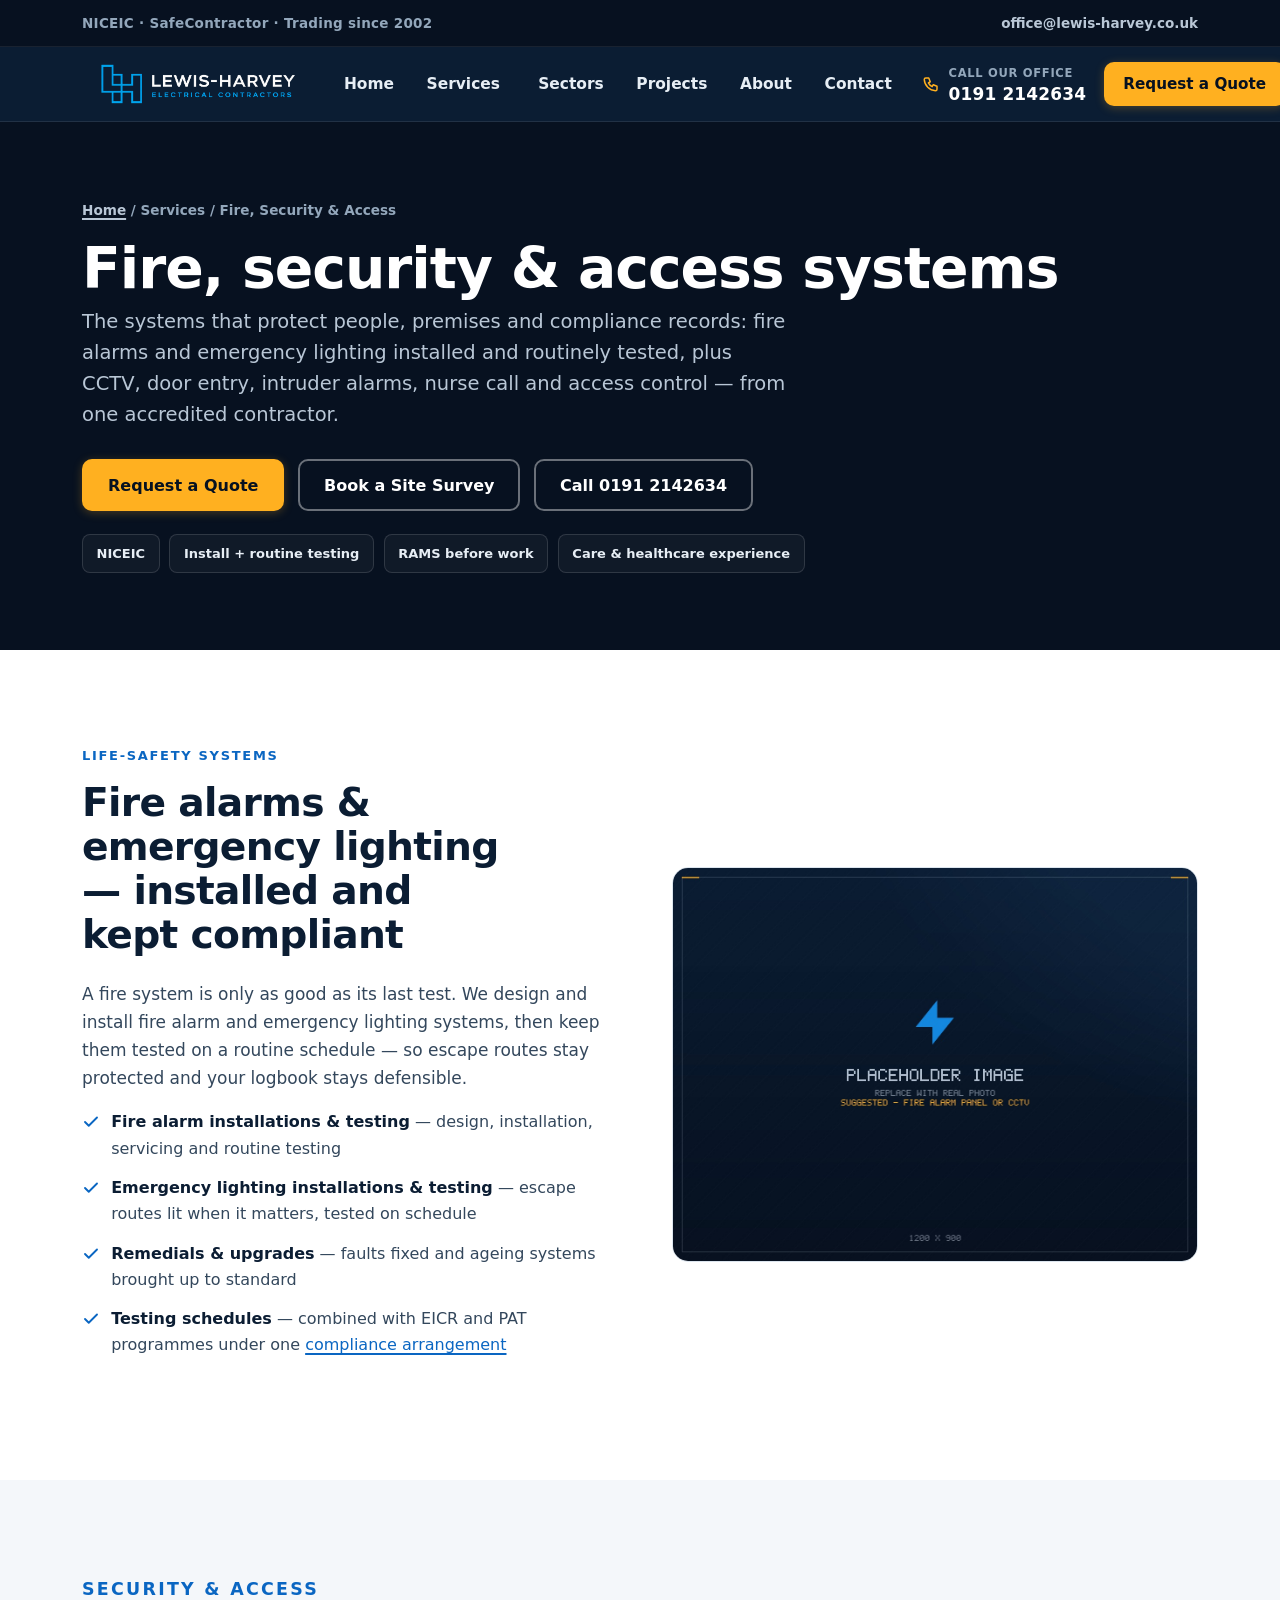
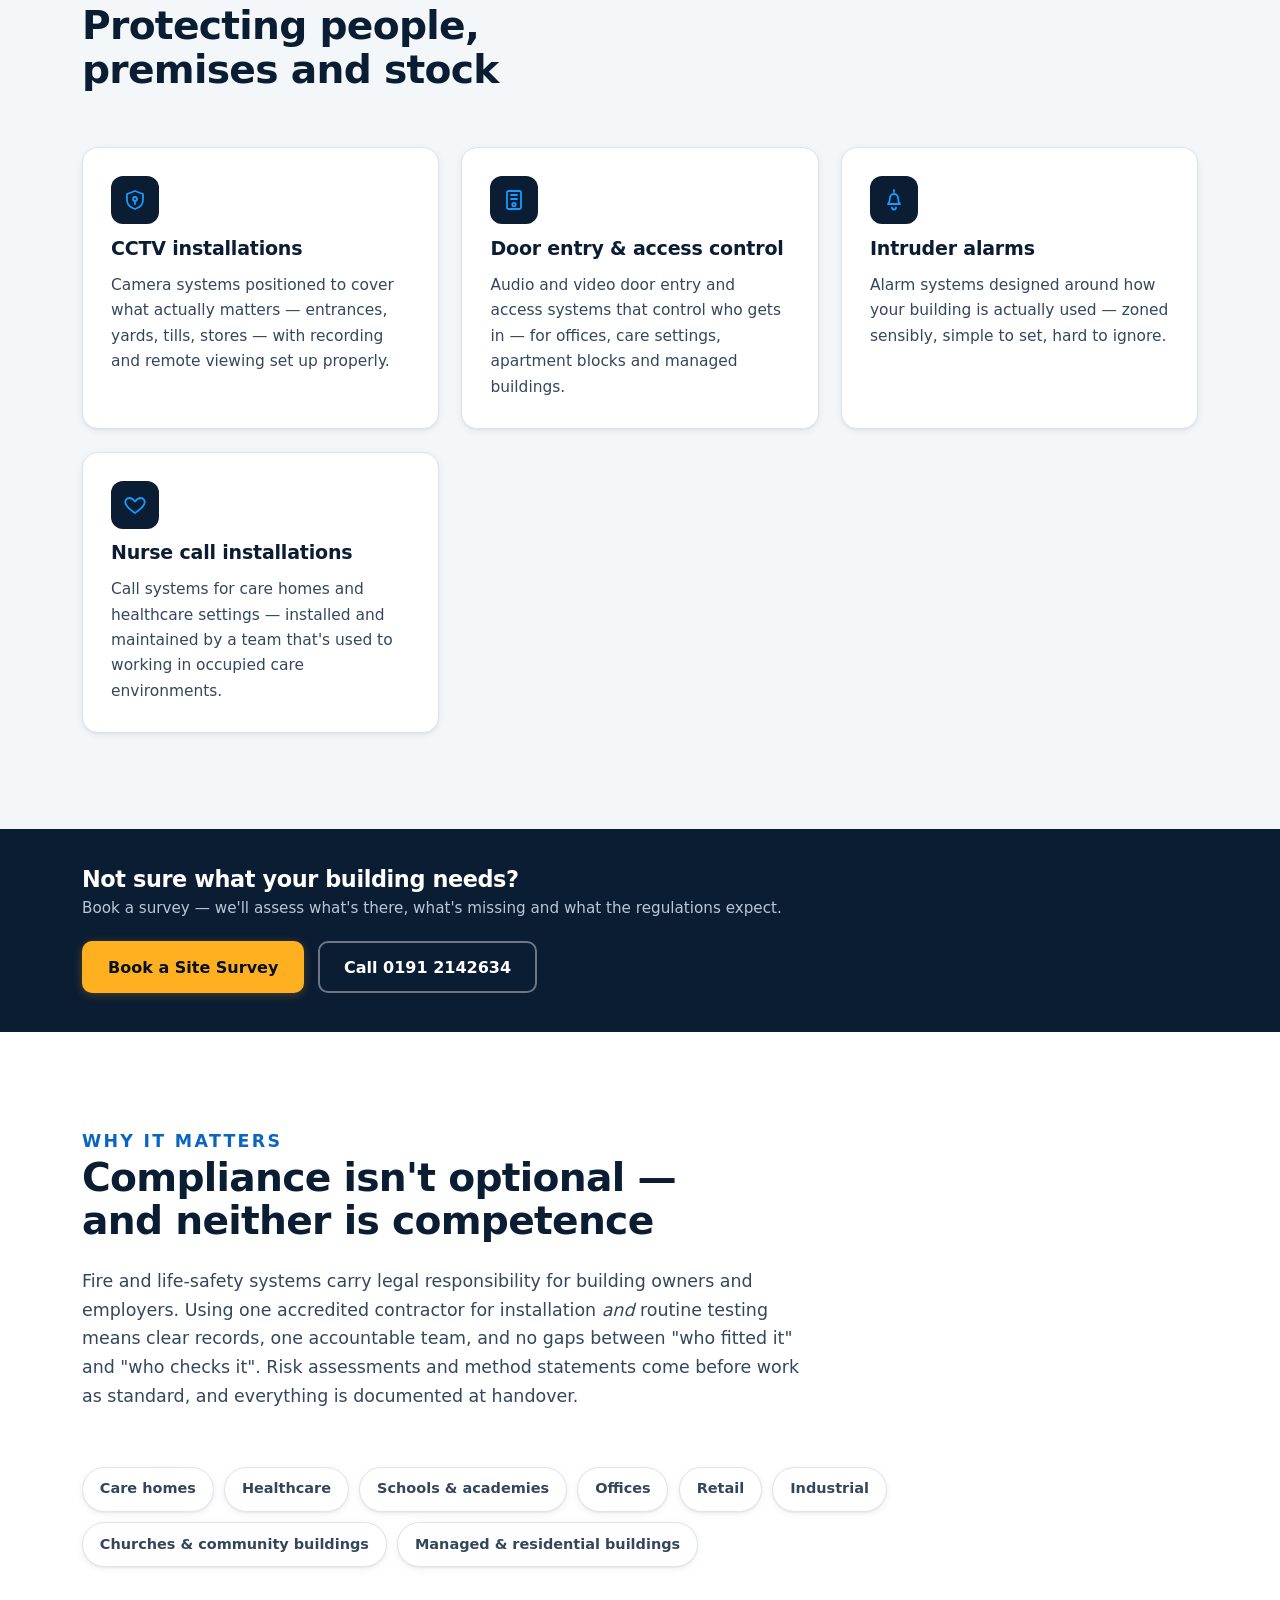
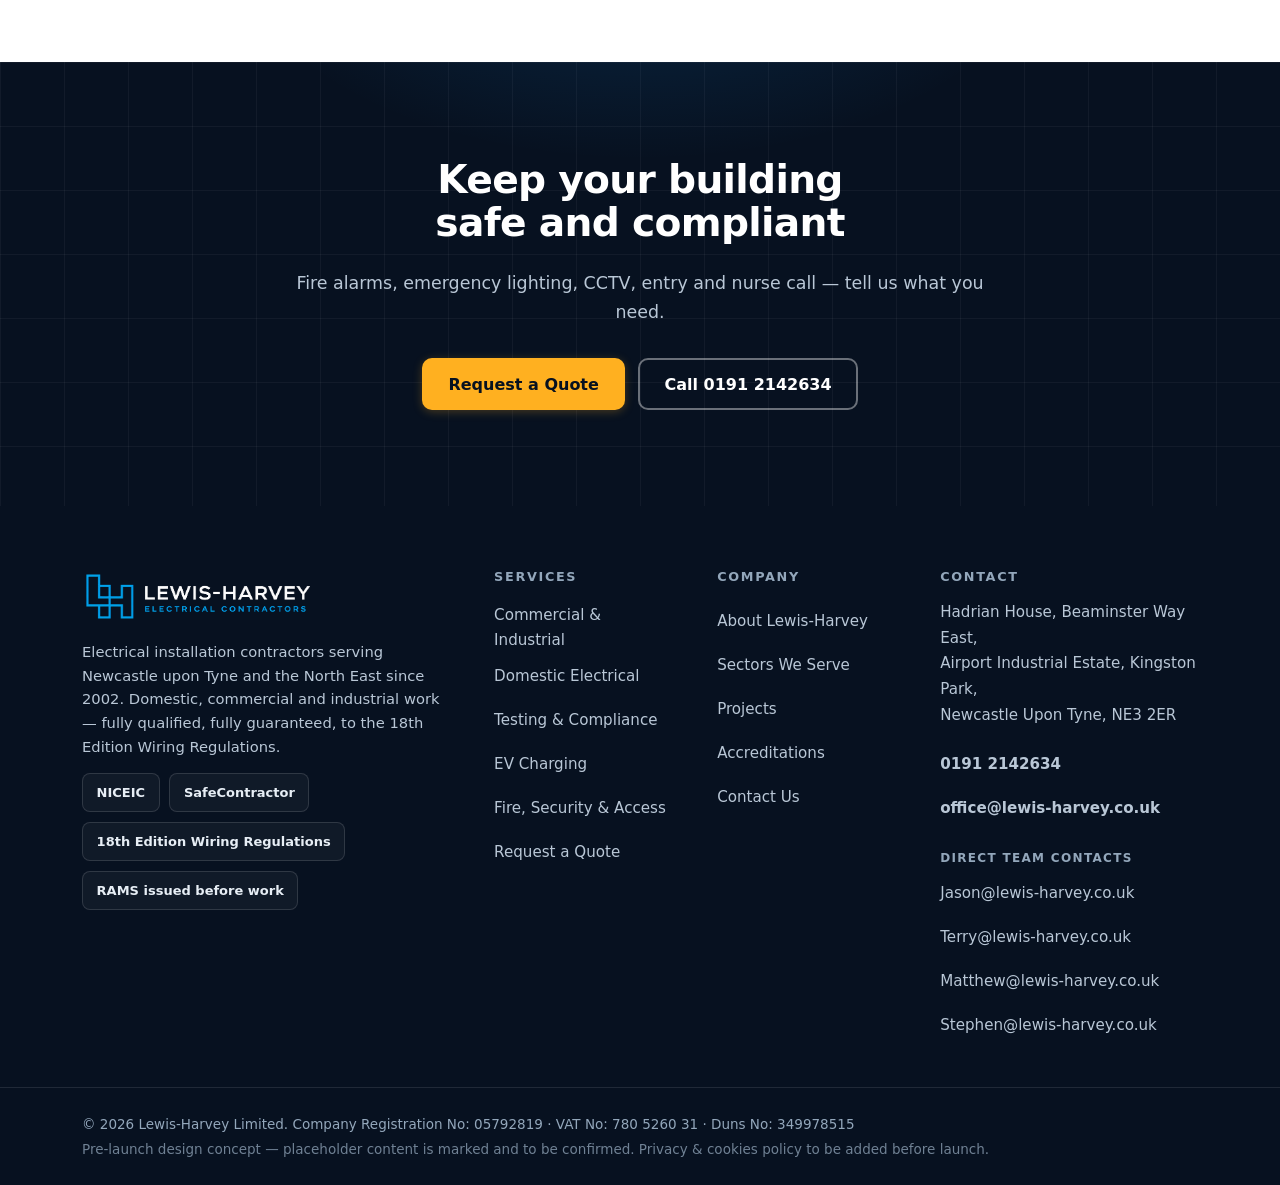
<file: services/fire-security/index.html>
<!DOCTYPE html>
<html lang="en-GB">
<head>
  <meta charset="utf-8">
  <meta name="viewport" content="width=device-width, initial-scale=1">
  <title>Fire Alarm Installation North East | CCTV &amp; Security | Lewis-Harvey</title>
  <meta name="description" content="Fire alarm and emergency lighting installation &amp; testing, CCTV, door entry, intruder alarms, nurse call and access systems for businesses and organisations across Newcastle and the North East.">
  <link rel="canonical" href="https://www.lewis-harvey.co.uk/services/fire-security/">
  <meta name="theme-color" content="#0B1D33">

  <meta property="og:type" content="website">
  <meta property="og:site_name" content="Lewis-Harvey Limited">
  <meta property="og:title" content="Fire Alarm Installation North East | CCTV &amp; Security | Lewis-Harvey">
  <meta property="og:description" content="Fire alarm and emergency lighting installation &amp; testing, CCTV, door entry, intruder alarms, nurse call and access systems for businesses and organisations across Newcastle and the North East.">
  <meta property="og:url" content="https://www.lewis-harvey.co.uk/services/fire-security/">
  <meta property="og:image" content="https://www.lewis-harvey.co.uk/assets/images/brand/og-image.jpg">
  <meta name="twitter:card" content="summary_large_image">

  <link rel="icon" href="../../assets/images/brand/favicon.svg" type="image/svg+xml">
  <link rel="icon" href="../../assets/images/brand/favicon-32.png" type="image/png" sizes="32x32">
  <link rel="apple-touch-icon" href="../../assets/images/brand/apple-touch-icon.png">
  <link rel="manifest" href="../../assets/site.webmanifest">

  <link rel="stylesheet" href="../../assets/css/main.css">
  <script src="../../assets/js/main.js" defer></script>
</head>
<body>
<a class="skip-link" href="#main">Skip to main content</a>

<div class="utility-bar">
  <div class="container utility-bar__inner">
    <p class="utility-bar__trust">NICEIC · SafeContractor · Trading since 2002</p>
    <a class="utility-bar__email" href="mailto:office@lewis-harvey.co.uk">office@lewis-harvey.co.uk</a>
  </div>
</div>

<header class="site-header" data-header>
  <div class="container site-header__inner">
    <a class="brand" href="../../" aria-label="Lewis-Harvey Limited — home">
      <!-- PLACEHOLDER LOGO: replace site/assets/images/brand/logo-light.svg with the real logo (see ASSETS-NEEDED.md) -->
      <img src="../../assets/images/brand/logo-light.svg" alt="Lewis-Harvey Limited — Electrical Installation Contractors" width="232" height="46">
    </a>

    <nav class="primary-nav" aria-label="Main navigation">
      <ul class="primary-nav__list">
        <li><a href="../../">Home</a></li>
        <li class="has-dropdown" data-dropdown>
          <button type="button" class="primary-nav__dropbtn" aria-expanded="false" aria-controls="services-menu">
            Services
            <svg class="chevron" width="12" height="12" viewBox="0 0 16 16" fill="none" aria-hidden="true"><path d="M3 6l5 5 5-5" stroke="currentColor" stroke-width="2" stroke-linecap="round" stroke-linejoin="round"/></svg>
          </button>
          <ul class="dropdown" id="services-menu">
            <li><a href="../../services/commercial/"><strong>Commercial &amp; Industrial</strong><span>Offices, retail, education, care &amp; industrial units</span></a></li>
            <li><a href="../../services/domestic/"><strong>Domestic</strong><span>Rewires, fuse boards, lighting &amp; repairs at home</span></a></li>
            <li><a href="../../services/testing-compliance/"><strong>Testing &amp; Compliance</strong><span>EICR, PAT, emergency lighting &amp; fire alarm testing</span></a></li>
            <li><a href="../../services/ev-charging/"><strong>EV Charging</strong><span>Home &amp; workplace charge point installation</span></a></li>
            <li><a href="../../services/fire-security/"><strong>Fire, Security &amp; Access</strong><span>Fire alarms, CCTV, door entry &amp; intruder alarms</span></a></li>
          </ul>
        </li>
        <li><a href="../../sectors/">Sectors</a></li>
        <li><a href="../../projects/">Projects</a></li>
        <li><a href="../../about/">About</a></li>
        <li><a href="../../contact/">Contact</a></li>
      </ul>
    </nav>

    <div class="site-header__actions">
      <a class="header-phone" href="tel:01912142634">
        <svg width="18" height="18" viewBox="0 0 24 24" fill="none" aria-hidden="true"><path d="M5 4h4l2 5-2.5 1.5a12 12 0 0 0 5 5L15 13l5 2v4a2 2 0 0 1-2 2A16 16 0 0 1 3 6a2 2 0 0 1 2-2Z" stroke="currentColor" stroke-width="2" stroke-linejoin="round"/></svg>
        <span class="header-phone__label">Call our office</span>
        <span class="header-phone__number">0191 2142634</span>
      </a>
      <a class="btn btn--primary btn--header" href="../../quote/">Request a Quote</a>
      <button type="button" class="nav-toggle" aria-expanded="false" aria-controls="mobile-menu">
        <span class="nav-toggle__bars" aria-hidden="true"></span>
        Menu
      </button>
    </div>
  </div>

  <nav class="mobile-menu" id="mobile-menu" aria-label="Mobile navigation" hidden>
    <ul class="mobile-menu__list">
      <li><a href="../../">Home</a></li>
      <li class="mobile-menu__group" aria-hidden="true">Services</li>
      <li><a class="mobile-menu__sub" href="../../services/commercial/">Commercial &amp; Industrial</a></li>
      <li><a class="mobile-menu__sub" href="../../services/domestic/">Domestic</a></li>
      <li><a class="mobile-menu__sub" href="../../services/testing-compliance/">Testing &amp; Compliance</a></li>
      <li><a class="mobile-menu__sub" href="../../services/ev-charging/">EV Charging</a></li>
      <li><a class="mobile-menu__sub" href="../../services/fire-security/">Fire, Security &amp; Access</a></li>
      <li><a href="../../sectors/">Sectors</a></li>
      <li><a href="../../projects/">Projects</a></li>
      <li><a href="../../about/">About</a></li>
      <li><a href="../../contact/">Contact</a></li>
    </ul>
    <div class="mobile-menu__cta">
      <a class="btn btn--primary" href="../../quote/">Request a Quote</a>
      <a class="btn btn--outline-light" href="tel:01912142634">Call 0191 2142634</a>
    </div>
  </nav>
</header>


<main id="main" tabindex="-1">
<section class="page-hero page-hero--deep">
  <div class="container">
    <p class="breadcrumb"><a href="../../">Home</a> / Services / Fire, Security &amp; Access</p>
    <h1>Fire, security &amp; access systems</h1>
    <p class="lead">The systems that protect people, premises and compliance records: fire alarms and emergency lighting installed and routinely tested, plus CCTV, door entry, intruder alarms, nurse call and access control — from one accredited contractor.</p>
    <div class="btn-row page-hero__actions">
      <a class="btn btn--primary" href="../../quote/?service=fire-alarms">Request a Quote</a>
      <a class="btn btn--outline-light" href="../../contact/?topic=survey">Book a Site Survey</a>
      <a class="btn btn--outline-light" href="tel:01912142634">Call 0191 2142634</a>
    </div>
    <ul class="badge-row" aria-label="Fire and security trust points">
      <li class="badge">NICEIC</li>
      <li class="badge">Install + routine testing</li>
      <li class="badge">RAMS before work</li>
      <li class="badge">Care &amp; healthcare experience</li>
    </ul>
  </div>
</section>

<section class="section">
  <div class="container split">
    <div data-reveal>
      <p class="eyebrow">Life-safety systems</p>
      <h2>Fire alarms &amp; emergency lighting — installed and kept compliant</h2>
      <p>A fire system is only as good as its last test. We design and install fire alarm and emergency lighting systems, then keep them tested on a routine schedule — so escape routes stay protected and your logbook stays defensible.</p>
      <ul class="check-list">
        <li><svg width="18" height="18" viewBox="0 0 24 24" fill="none" aria-hidden="true"><path d="M20 6 9 17l-5-5" stroke="currentColor" stroke-width="2.5" stroke-linecap="round" stroke-linejoin="round"/></svg><span><strong>Fire alarm installations &amp; testing</strong> — design, installation, servicing and routine testing</span></li>
        <li><svg width="18" height="18" viewBox="0 0 24 24" fill="none" aria-hidden="true"><path d="M20 6 9 17l-5-5" stroke="currentColor" stroke-width="2.5" stroke-linecap="round" stroke-linejoin="round"/></svg><span><strong>Emergency lighting installations &amp; testing</strong> — escape routes lit when it matters, tested on schedule</span></li>
        <li><svg width="18" height="18" viewBox="0 0 24 24" fill="none" aria-hidden="true"><path d="M20 6 9 17l-5-5" stroke="currentColor" stroke-width="2.5" stroke-linecap="round" stroke-linejoin="round"/></svg><span><strong>Remedials &amp; upgrades</strong> — faults fixed and ageing systems brought up to standard</span></li>
        <li><svg width="18" height="18" viewBox="0 0 24 24" fill="none" aria-hidden="true"><path d="M20 6 9 17l-5-5" stroke="currentColor" stroke-width="2.5" stroke-linecap="round" stroke-linejoin="round"/></svg><span><strong>Testing schedules</strong> — combined with EICR and PAT programmes under one <a href="../../services/testing-compliance/">compliance arrangement</a></span></li>
      </ul>
    </div>
    <figure class="media-slot" data-reveal>
      <img src="../../assets/images/slots/fire-security-hero.jpg" width="1200" height="900" alt="Fire alarm and security system installation (placeholder image — replace with real photo)" loading="lazy">
    </figure>
  </div>
</section>

<section class="section section--grey">
  <div class="container">
    <div class="section-head" data-reveal>
      <p class="eyebrow">Security &amp; access</p>
      <h2>Protecting people, premises and stock</h2>
    </div>
    <div class="card-grid" data-reveal>
      <article class="card">
        <span class="card__icon" aria-hidden="true"><svg width="24" height="24" viewBox="0 0 24 24" fill="none"><path d="M12 3l8 3v6c0 4.5-3.4 7.6-8 9-4.6-1.4-8-4.5-8-9V6l8-3Z" stroke="currentColor" stroke-width="1.8" stroke-linejoin="round"/><circle cx="12" cy="11" r="2" stroke="currentColor" stroke-width="1.8"/><path d="M12 13v3" stroke="currentColor" stroke-width="1.8" stroke-linecap="round"/></svg></span>
        <h3>CCTV installations</h3>
        <p>Camera systems positioned to cover what actually matters — entrances, yards, tills, stores — with recording and remote viewing set up properly.</p>
      </article>
      <article class="card">
        <span class="card__icon" aria-hidden="true"><svg width="24" height="24" viewBox="0 0 24 24" fill="none"><rect x="5" y="3" width="14" height="18" rx="1.5" stroke="currentColor" stroke-width="1.8"/><path d="M9 7h6M9 11h6" stroke="currentColor" stroke-width="1.8" stroke-linecap="round"/><circle cx="12" cy="16.5" r="1.7" stroke="currentColor" stroke-width="1.8"/></svg></span>
        <h3>Door entry &amp; access control</h3>
        <p>Audio and video door entry and access systems that control who gets in — for offices, care settings, apartment blocks and managed buildings.</p>
      </article>
      <article class="card">
        <span class="card__icon" aria-hidden="true"><svg width="24" height="24" viewBox="0 0 24 24" fill="none"><path d="M18 16H6c1.5-1.8 2-3.7 2-6a4 4 0 0 1 8 0c0 2.3.5 4.2 2 6Z" stroke="currentColor" stroke-width="1.8" stroke-linejoin="round"/><path d="M10 19.5a2 2 0 0 0 4 0M12 2v2" stroke="currentColor" stroke-width="1.8" stroke-linecap="round"/></svg></span>
        <h3>Intruder alarms</h3>
        <p>Alarm systems designed around how your building is actually used — zoned sensibly, simple to set, hard to ignore.</p>
      </article>
      <article class="card">
        <span class="card__icon" aria-hidden="true"><svg width="24" height="24" viewBox="0 0 24 24" fill="none"><path d="M12 20s-7-4.3-9.2-8.8C1.2 7.9 3.6 5 6.5 5c2 0 3.7 1.2 5.5 3.5C13.8 6.2 15.5 5 17.5 5c2.9 0 5.3 2.9 3.7 6.2C19 15.7 12 20 12 20Z" stroke="currentColor" stroke-width="1.8" stroke-linejoin="round"/></svg></span>
        <h3>Nurse call installations</h3>
        <p>Call systems for care homes and healthcare settings — installed and maintained by a team that's used to working in occupied care environments.</p>
      </article>
    </div>
  </div>
</section>

<div class="cta-strip">
  <div class="container cta-strip__inner">
    <div>
      <h2>Not sure what your building needs?</h2>
      <p>Book a survey — we'll assess what's there, what's missing and what the regulations expect.</p>
    </div>
    <div class="btn-row">
      <a class="btn btn--primary" href="../../contact/?topic=survey">Book a Site Survey</a>
      <a class="btn btn--outline-light" href="tel:01912142634">Call 0191 2142634</a>
    </div>
  </div>
</div>

<section class="section">
  <div class="container">
    <div class="section-head" data-reveal>
      <p class="eyebrow">Why it matters</p>
      <h2>Compliance isn't optional — and neither is competence</h2>
      <p>Fire and life-safety systems carry legal responsibility for building owners and employers. Using one accredited contractor for installation <em>and</em> routine testing means clear records, one accountable team, and no gaps between "who fitted it" and "who checks it". Risk assessments and method statements come before work as standard, and everything is documented at handover.</p>
    </div>
    <ul class="chip-list" data-reveal>
      <li class="chip">Care homes</li>
      <li class="chip">Healthcare</li>
      <li class="chip">Schools &amp; academies</li>
      <li class="chip">Offices</li>
      <li class="chip">Retail</li>
      <li class="chip">Industrial</li>
      <li class="chip">Churches &amp; community buildings</li>
      <li class="chip">Managed &amp; residential buildings</li>
    </ul>
  </div>
</section>

<section class="section section--deep cta-band">
  <div class="container">
    <h2 data-reveal>Keep your building safe and compliant</h2>
    <p data-reveal>Fire alarms, emergency lighting, CCTV, entry and nurse call — tell us what you need.</p>
    <div class="btn-row" data-reveal>
      <a class="btn btn--primary" href="../../quote/?service=fire-alarms">Request a Quote</a>
      <a class="btn btn--outline-light" href="tel:01912142634">Call 0191 2142634</a>
    </div>
  </div>
</section>
</main>

<footer class="site-footer">
  <div class="container site-footer__grid">
    <div class="site-footer__brand">
      <img src="../../assets/images/brand/logo-light.svg" alt="Lewis-Harvey Limited" width="232" height="46" loading="lazy">
      <p>Electrical installation contractors serving Newcastle upon Tyne and the North East since 2002. Domestic, commercial and industrial work — fully qualified, fully guaranteed, to the 18th Edition Wiring Regulations.</p>
      <!-- PLACEHOLDER BADGES: swap these text badges for official accreditation logos once
           supplied (NICEIC / SafeContractor brand portals) — see ASSETS-NEEDED.md -->
      <ul class="badge-row" aria-label="Accreditations">
        <li class="badge">NICEIC</li>
        <li class="badge">SafeContractor</li>
        <li class="badge">18th Edition Wiring Regulations</li>
        <li class="badge">RAMS issued before work</li>
      </ul>
    </div>

    <nav class="site-footer__col" aria-label="Services">
      <h2 class="site-footer__heading">Services</h2>
      <ul>
        <li><a href="../../services/commercial/">Commercial &amp; Industrial</a></li>
        <li><a href="../../services/domestic/">Domestic Electrical</a></li>
        <li><a href="../../services/testing-compliance/">Testing &amp; Compliance</a></li>
        <li><a href="../../services/ev-charging/">EV Charging</a></li>
        <li><a href="../../services/fire-security/">Fire, Security &amp; Access</a></li>
        <li><a href="../../quote/">Request a Quote</a></li>
      </ul>
    </nav>

    <nav class="site-footer__col" aria-label="Company">
      <h2 class="site-footer__heading">Company</h2>
      <ul>
        <li><a href="../../about/">About Lewis-Harvey</a></li>
        <li><a href="../../sectors/">Sectors We Serve</a></li>
        <li><a href="../../projects/">Projects</a></li>
        <li><a href="../../accreditations/">Accreditations</a></li>
        <li><a href="../../contact/">Contact Us</a></li>
      </ul>
    </nav>

    <div class="site-footer__col site-footer__contact">
      <h2 class="site-footer__heading">Contact</h2>
      <address>
        Hadrian House, Beaminster Way East,<br>
        Airport Industrial Estate, Kingston Park,<br>
        Newcastle Upon Tyne, NE3 2ER
      </address>
      <ul class="site-footer__contact-list">
        <li><a href="tel:01912142634">0191 2142634</a></li>
        <li><a href="mailto:office@lewis-harvey.co.uk">office@lewis-harvey.co.uk</a></li>
      </ul>
      <h3 class="site-footer__subheading">Direct team contacts</h3>
      <ul class="site-footer__contact-list site-footer__contact-list--small">
        <li><a href="mailto:Jason@lewis-harvey.co.uk">Jason@lewis-harvey.co.uk</a></li>
        <li><a href="mailto:Terry@lewis-harvey.co.uk">Terry@lewis-harvey.co.uk</a></li>
        <li><a href="mailto:Matthew@lewis-harvey.co.uk">Matthew@lewis-harvey.co.uk</a></li>
        <li><a href="mailto:Stephen@lewis-harvey.co.uk">Stephen@lewis-harvey.co.uk</a></li>
      </ul>
    </div>
  </div>

  <div class="site-footer__legal">
    <div class="container">
      <p>&copy; <span data-year>2026</span> Lewis-Harvey Limited. Company Registration No: 05792819 · VAT No: 780 5260 31 · Duns No: 349978515</p>
      <!-- Remove the line below at launch (see LAUNCH-CHECKLIST.md, produced in Stage 2). -->
      <p class="site-footer__note">Pre-launch design concept — placeholder content is marked and to be confirmed. Privacy &amp; cookies policy to be added before launch.</p>
    </div>
  </div>
</footer>

<nav class="mobile-cta" aria-label="Quick contact">
  <a href="tel:01912142634">
    <svg width="20" height="20" viewBox="0 0 24 24" fill="none" aria-hidden="true"><path d="M5 4h4l2 5-2.5 1.5a12 12 0 0 0 5 5L15 13l5 2v4a2 2 0 0 1-2 2A16 16 0 0 1 3 6a2 2 0 0 1 2-2Z" stroke="currentColor" stroke-width="2" stroke-linejoin="round"/></svg>
    Call
  </a>
  <a class="mobile-cta__quote" href="../../quote/">
    <svg width="20" height="20" viewBox="0 0 24 24" fill="none" aria-hidden="true"><path d="M13 2 4.5 13.5H11L9.5 22 19 9.5h-6.5L13 2Z" stroke="currentColor" stroke-width="2" stroke-linejoin="round"/></svg>
    Get a Quote
  </a>
  <a href="mailto:office@lewis-harvey.co.uk">
    <svg width="20" height="20" viewBox="0 0 24 24" fill="none" aria-hidden="true"><rect x="3" y="5" width="18" height="14" rx="2" stroke="currentColor" stroke-width="2"/><path d="m3 7 9 6 9-6" stroke="currentColor" stroke-width="2" stroke-linecap="round" stroke-linejoin="round"/></svg>
    Email
  </a>
</nav>

</body>
</html>
</file>
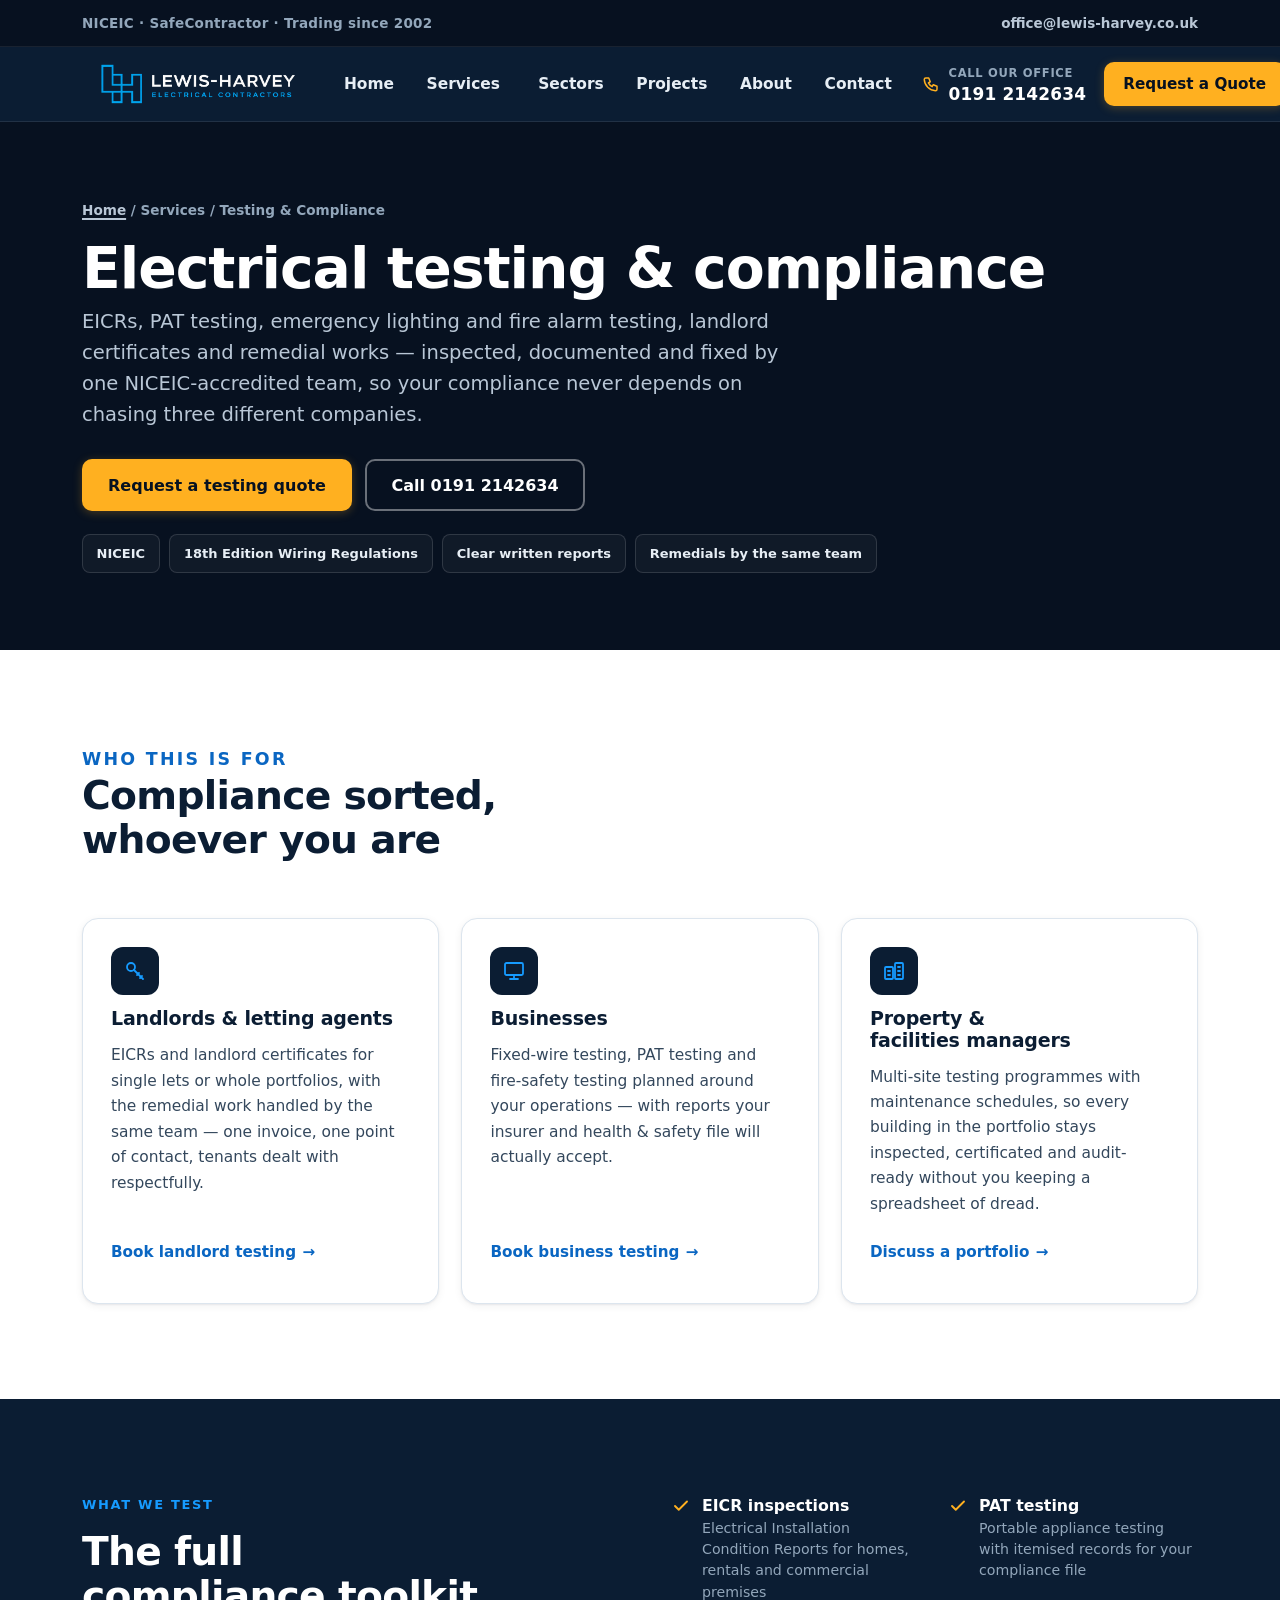
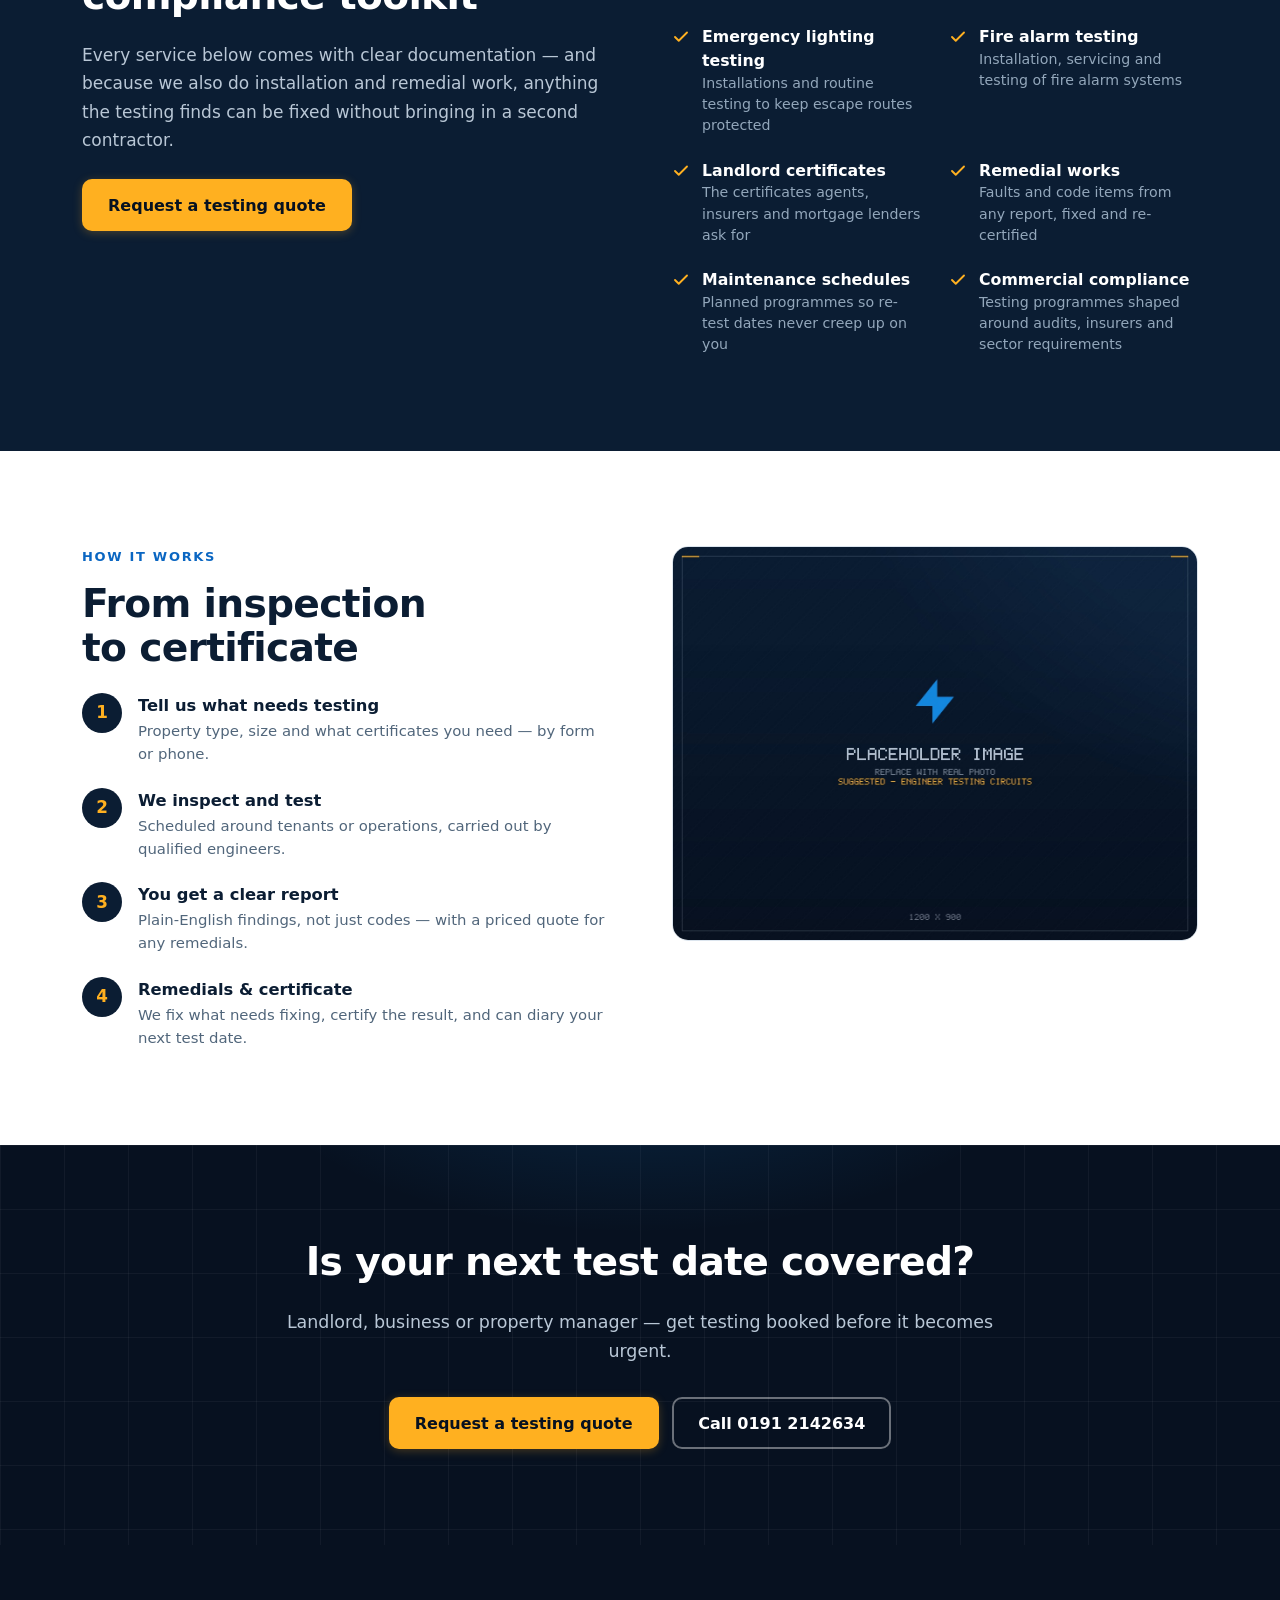
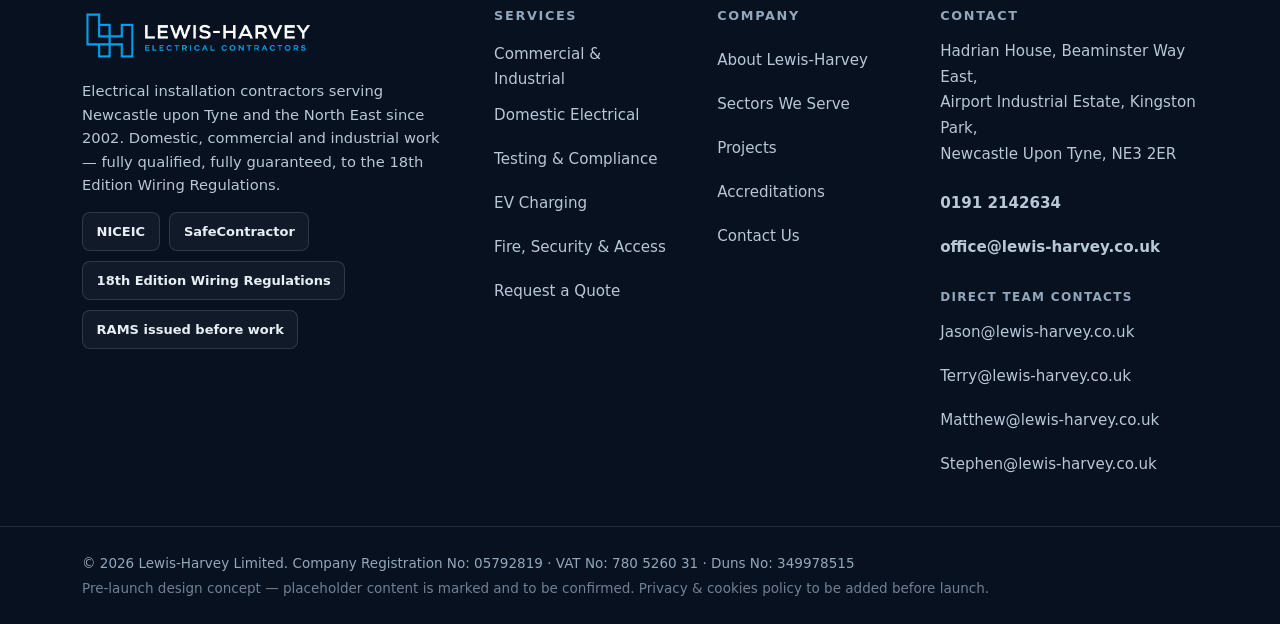
<file: services/testing-compliance/index.html>
<!DOCTYPE html>
<html lang="en-GB">
<head>
  <meta charset="utf-8">
  <meta name="viewport" content="width=device-width, initial-scale=1">
  <title>Electrical Testing Newcastle | EICR &amp; PAT Testing North East | Lewis-Harvey</title>
  <meta name="description" content="EICR inspections, PAT testing, emergency lighting &amp; fire alarm testing, landlord certificates, remedial works and maintenance schedules across Newcastle and the North East. NICEIC-accredited.">
  <link rel="canonical" href="https://www.lewis-harvey.co.uk/services/testing-compliance/">
  <meta name="theme-color" content="#0B1D33">

  <meta property="og:type" content="website">
  <meta property="og:site_name" content="Lewis-Harvey Limited">
  <meta property="og:title" content="Electrical Testing Newcastle | EICR &amp; PAT Testing North East | Lewis-Harvey">
  <meta property="og:description" content="EICR inspections, PAT testing, emergency lighting &amp; fire alarm testing, landlord certificates, remedial works and maintenance schedules across Newcastle and the North East. NICEIC-accredited.">
  <meta property="og:url" content="https://www.lewis-harvey.co.uk/services/testing-compliance/">
  <meta property="og:image" content="https://www.lewis-harvey.co.uk/assets/images/brand/og-image.jpg">
  <meta name="twitter:card" content="summary_large_image">

  <link rel="icon" href="../../assets/images/brand/favicon.svg" type="image/svg+xml">
  <link rel="icon" href="../../assets/images/brand/favicon-32.png" type="image/png" sizes="32x32">
  <link rel="apple-touch-icon" href="../../assets/images/brand/apple-touch-icon.png">
  <link rel="manifest" href="../../assets/site.webmanifest">

  <link rel="stylesheet" href="../../assets/css/main.css">
  <script src="../../assets/js/main.js" defer></script>
</head>
<body>
<a class="skip-link" href="#main">Skip to main content</a>

<div class="utility-bar">
  <div class="container utility-bar__inner">
    <p class="utility-bar__trust">NICEIC · SafeContractor · Trading since 2002</p>
    <a class="utility-bar__email" href="mailto:office@lewis-harvey.co.uk">office@lewis-harvey.co.uk</a>
  </div>
</div>

<header class="site-header" data-header>
  <div class="container site-header__inner">
    <a class="brand" href="../../" aria-label="Lewis-Harvey Limited — home">
      <!-- PLACEHOLDER LOGO: replace site/assets/images/brand/logo-light.svg with the real logo (see ASSETS-NEEDED.md) -->
      <img src="../../assets/images/brand/logo-light.svg" alt="Lewis-Harvey Limited — Electrical Installation Contractors" width="232" height="46">
    </a>

    <nav class="primary-nav" aria-label="Main navigation">
      <ul class="primary-nav__list">
        <li><a href="../../">Home</a></li>
        <li class="has-dropdown" data-dropdown>
          <button type="button" class="primary-nav__dropbtn" aria-expanded="false" aria-controls="services-menu">
            Services
            <svg class="chevron" width="12" height="12" viewBox="0 0 16 16" fill="none" aria-hidden="true"><path d="M3 6l5 5 5-5" stroke="currentColor" stroke-width="2" stroke-linecap="round" stroke-linejoin="round"/></svg>
          </button>
          <ul class="dropdown" id="services-menu">
            <li><a href="../../services/commercial/"><strong>Commercial &amp; Industrial</strong><span>Offices, retail, education, care &amp; industrial units</span></a></li>
            <li><a href="../../services/domestic/"><strong>Domestic</strong><span>Rewires, fuse boards, lighting &amp; repairs at home</span></a></li>
            <li><a href="../../services/testing-compliance/"><strong>Testing &amp; Compliance</strong><span>EICR, PAT, emergency lighting &amp; fire alarm testing</span></a></li>
            <li><a href="../../services/ev-charging/"><strong>EV Charging</strong><span>Home &amp; workplace charge point installation</span></a></li>
            <li><a href="../../services/fire-security/"><strong>Fire, Security &amp; Access</strong><span>Fire alarms, CCTV, door entry &amp; intruder alarms</span></a></li>
          </ul>
        </li>
        <li><a href="../../sectors/">Sectors</a></li>
        <li><a href="../../projects/">Projects</a></li>
        <li><a href="../../about/">About</a></li>
        <li><a href="../../contact/">Contact</a></li>
      </ul>
    </nav>

    <div class="site-header__actions">
      <a class="header-phone" href="tel:01912142634">
        <svg width="18" height="18" viewBox="0 0 24 24" fill="none" aria-hidden="true"><path d="M5 4h4l2 5-2.5 1.5a12 12 0 0 0 5 5L15 13l5 2v4a2 2 0 0 1-2 2A16 16 0 0 1 3 6a2 2 0 0 1 2-2Z" stroke="currentColor" stroke-width="2" stroke-linejoin="round"/></svg>
        <span class="header-phone__label">Call our office</span>
        <span class="header-phone__number">0191 2142634</span>
      </a>
      <a class="btn btn--primary btn--header" href="../../quote/">Request a Quote</a>
      <button type="button" class="nav-toggle" aria-expanded="false" aria-controls="mobile-menu">
        <span class="nav-toggle__bars" aria-hidden="true"></span>
        Menu
      </button>
    </div>
  </div>

  <nav class="mobile-menu" id="mobile-menu" aria-label="Mobile navigation" hidden>
    <ul class="mobile-menu__list">
      <li><a href="../../">Home</a></li>
      <li class="mobile-menu__group" aria-hidden="true">Services</li>
      <li><a class="mobile-menu__sub" href="../../services/commercial/">Commercial &amp; Industrial</a></li>
      <li><a class="mobile-menu__sub" href="../../services/domestic/">Domestic</a></li>
      <li><a class="mobile-menu__sub" href="../../services/testing-compliance/">Testing &amp; Compliance</a></li>
      <li><a class="mobile-menu__sub" href="../../services/ev-charging/">EV Charging</a></li>
      <li><a class="mobile-menu__sub" href="../../services/fire-security/">Fire, Security &amp; Access</a></li>
      <li><a href="../../sectors/">Sectors</a></li>
      <li><a href="../../projects/">Projects</a></li>
      <li><a href="../../about/">About</a></li>
      <li><a href="../../contact/">Contact</a></li>
    </ul>
    <div class="mobile-menu__cta">
      <a class="btn btn--primary" href="../../quote/">Request a Quote</a>
      <a class="btn btn--outline-light" href="tel:01912142634">Call 0191 2142634</a>
    </div>
  </nav>
</header>


<main id="main" tabindex="-1">
<section class="page-hero page-hero--deep">
  <div class="container">
    <p class="breadcrumb"><a href="../../">Home</a> / Services / Testing &amp; Compliance</p>
    <h1>Electrical testing &amp; compliance</h1>
    <p class="lead">EICRs, PAT testing, emergency lighting and fire alarm testing, landlord certificates and remedial works — inspected, documented and fixed by one NICEIC-accredited team, so your compliance never depends on chasing three different companies.</p>
    <div class="btn-row page-hero__actions">
      <a class="btn btn--primary" href="../../quote/?service=inspection-testing">Request a testing quote</a>
      <a class="btn btn--outline-light" href="tel:01912142634">Call 0191 2142634</a>
    </div>
    <ul class="badge-row" aria-label="Testing trust points">
      <li class="badge">NICEIC</li>
      <li class="badge">18th Edition Wiring Regulations</li>
      <li class="badge">Clear written reports</li>
      <li class="badge">Remedials by the same team</li>
    </ul>
  </div>
</section>

<section class="section">
  <div class="container">
    <div class="section-head" data-reveal>
      <p class="eyebrow">Who this is for</p>
      <h2>Compliance sorted, whoever you are</h2>
    </div>
    <div class="card-grid" data-reveal>
      <article class="card">
        <span class="card__icon" aria-hidden="true"><svg width="24" height="24" viewBox="0 0 24 24" fill="none"><circle cx="8" cy="8" r="4" stroke="currentColor" stroke-width="1.8"/><path d="M11 11l9 9m-3-1 2-2m-5-1 2-2" stroke="currentColor" stroke-width="1.8" stroke-linecap="round"/></svg></span>
        <h3>Landlords &amp; letting agents</h3>
        <p>EICRs and landlord certificates for single lets or whole portfolios, with the remedial work handled by the same team — one invoice, one point of contact, tenants dealt with respectfully.</p>
        <a class="card__link arrow-link" href="../../quote/?service=inspection-testing">Book landlord testing</a>
      </article>
      <article class="card">
        <span class="card__icon" aria-hidden="true"><svg width="24" height="24" viewBox="0 0 24 24" fill="none"><rect x="3" y="4" width="18" height="12" rx="1.5" stroke="currentColor" stroke-width="1.8"/><path d="M8 20h8m-4-4v4" stroke="currentColor" stroke-width="1.8" stroke-linecap="round"/></svg></span>
        <h3>Businesses</h3>
        <p>Fixed-wire testing, PAT testing and fire-safety testing planned around your operations — with reports your insurer and health &amp; safety file will actually accept.</p>
        <a class="card__link arrow-link" href="../../quote/?type=commercial&amp;service=inspection-testing">Book business testing</a>
      </article>
      <article class="card">
        <span class="card__icon" aria-hidden="true"><svg width="24" height="24" viewBox="0 0 24 24" fill="none"><rect x="3" y="8" width="8" height="12" rx="1" stroke="currentColor" stroke-width="1.8"/><rect x="13" y="4" width="8" height="16" rx="1" stroke="currentColor" stroke-width="1.8"/><path d="M6 12h2m-2 4h2m8-8h2m-2 4h2m-2 4h2" stroke="currentColor" stroke-width="1.8" stroke-linecap="round"/></svg></span>
        <h3>Property &amp; facilities managers</h3>
        <p>Multi-site testing programmes with maintenance schedules, so every building in the portfolio stays inspected, certificated and audit-ready without you keeping a spreadsheet of dread.</p>
        <a class="card__link arrow-link" href="../../contact/?topic=survey">Discuss a portfolio</a>
      </article>
    </div>
  </div>
</section>

<section class="section section--navy">
  <div class="container split split--tight">
    <div data-reveal>
      <p class="eyebrow">What we test</p>
      <h2>The full compliance toolkit</h2>
      <p>Every service below comes with clear documentation — and because we also do installation and remedial work, anything the testing finds can be fixed without bringing in a second contractor.</p>
      <div class="btn-row" style="margin-top:1.6rem">
        <a class="btn btn--primary" href="../../quote/?service=inspection-testing">Request a testing quote</a>
      </div>
    </div>
    <ul class="feature-list" data-reveal>
      <li><svg width="18" height="18" viewBox="0 0 24 24" fill="none" aria-hidden="true"><path d="M20 6 9 17l-5-5" stroke="currentColor" stroke-width="2.5" stroke-linecap="round" stroke-linejoin="round"/></svg><span><strong>EICR inspections</strong><span>Electrical Installation Condition Reports for homes, rentals and commercial premises</span></span></li>
      <li><svg width="18" height="18" viewBox="0 0 24 24" fill="none" aria-hidden="true"><path d="M20 6 9 17l-5-5" stroke="currentColor" stroke-width="2.5" stroke-linecap="round" stroke-linejoin="round"/></svg><span><strong>PAT testing</strong><span>Portable appliance testing with itemised records for your compliance file</span></span></li>
      <li><svg width="18" height="18" viewBox="0 0 24 24" fill="none" aria-hidden="true"><path d="M20 6 9 17l-5-5" stroke="currentColor" stroke-width="2.5" stroke-linecap="round" stroke-linejoin="round"/></svg><span><strong>Emergency lighting testing</strong><span>Installations and routine testing to keep escape routes protected</span></span></li>
      <li><svg width="18" height="18" viewBox="0 0 24 24" fill="none" aria-hidden="true"><path d="M20 6 9 17l-5-5" stroke="currentColor" stroke-width="2.5" stroke-linecap="round" stroke-linejoin="round"/></svg><span><strong>Fire alarm testing</strong><span>Installation, servicing and testing of fire alarm systems</span></span></li>
      <li><svg width="18" height="18" viewBox="0 0 24 24" fill="none" aria-hidden="true"><path d="M20 6 9 17l-5-5" stroke="currentColor" stroke-width="2.5" stroke-linecap="round" stroke-linejoin="round"/></svg><span><strong>Landlord certificates</strong><span>The certificates agents, insurers and mortgage lenders ask for</span></span></li>
      <li><svg width="18" height="18" viewBox="0 0 24 24" fill="none" aria-hidden="true"><path d="M20 6 9 17l-5-5" stroke="currentColor" stroke-width="2.5" stroke-linecap="round" stroke-linejoin="round"/></svg><span><strong>Remedial works</strong><span>Faults and code items from any report, fixed and re-certified</span></span></li>
      <li><svg width="18" height="18" viewBox="0 0 24 24" fill="none" aria-hidden="true"><path d="M20 6 9 17l-5-5" stroke="currentColor" stroke-width="2.5" stroke-linecap="round" stroke-linejoin="round"/></svg><span><strong>Maintenance schedules</strong><span>Planned programmes so re-test dates never creep up on you</span></span></li>
      <li><svg width="18" height="18" viewBox="0 0 24 24" fill="none" aria-hidden="true"><path d="M20 6 9 17l-5-5" stroke="currentColor" stroke-width="2.5" stroke-linecap="round" stroke-linejoin="round"/></svg><span><strong>Commercial compliance</strong><span>Testing programmes shaped around audits, insurers and sector requirements</span></span></li>
    </ul>
  </div>
</section>

<section class="section">
  <div class="container split split--tight">
    <div data-reveal>
      <p class="eyebrow">How it works</p>
      <h2>From inspection to certificate</h2>
      <ol class="step-list">
        <li><span class="step-num" aria-hidden="true">1</span><span><strong>Tell us what needs testing</strong><span class="step-desc">Property type, size and what certificates you need — by form or phone.</span></span></li>
        <li><span class="step-num" aria-hidden="true">2</span><span><strong>We inspect and test</strong><span class="step-desc">Scheduled around tenants or operations, carried out by qualified engineers.</span></span></li>
        <li><span class="step-num" aria-hidden="true">3</span><span><strong>You get a clear report</strong><span class="step-desc">Plain-English findings, not just codes — with a priced quote for any remedials.</span></span></li>
        <li><span class="step-num" aria-hidden="true">4</span><span><strong>Remedials &amp; certificate</strong><span class="step-desc">We fix what needs fixing, certify the result, and can diary your next test date.</span></span></li>
      </ol>
    </div>
    <figure class="media-slot" data-reveal>
      <img src="../../assets/images/slots/testing-hero.jpg" width="1200" height="900" alt="Engineer carrying out electrical testing (placeholder image — replace with real photo)" loading="lazy">
    </figure>
  </div>
</section>

<section class="section section--deep cta-band">
  <div class="container">
    <h2 data-reveal>Is your next test date covered?</h2>
    <p data-reveal>Landlord, business or property manager — get testing booked before it becomes urgent.</p>
    <div class="btn-row" data-reveal>
      <a class="btn btn--primary" href="../../quote/?service=inspection-testing">Request a testing quote</a>
      <a class="btn btn--outline-light" href="tel:01912142634">Call 0191 2142634</a>
    </div>
  </div>
</section>
</main>

<footer class="site-footer">
  <div class="container site-footer__grid">
    <div class="site-footer__brand">
      <img src="../../assets/images/brand/logo-light.svg" alt="Lewis-Harvey Limited" width="232" height="46" loading="lazy">
      <p>Electrical installation contractors serving Newcastle upon Tyne and the North East since 2002. Domestic, commercial and industrial work — fully qualified, fully guaranteed, to the 18th Edition Wiring Regulations.</p>
      <!-- PLACEHOLDER BADGES: swap these text badges for official accreditation logos once
           supplied (NICEIC / SafeContractor brand portals) — see ASSETS-NEEDED.md -->
      <ul class="badge-row" aria-label="Accreditations">
        <li class="badge">NICEIC</li>
        <li class="badge">SafeContractor</li>
        <li class="badge">18th Edition Wiring Regulations</li>
        <li class="badge">RAMS issued before work</li>
      </ul>
    </div>

    <nav class="site-footer__col" aria-label="Services">
      <h2 class="site-footer__heading">Services</h2>
      <ul>
        <li><a href="../../services/commercial/">Commercial &amp; Industrial</a></li>
        <li><a href="../../services/domestic/">Domestic Electrical</a></li>
        <li><a href="../../services/testing-compliance/">Testing &amp; Compliance</a></li>
        <li><a href="../../services/ev-charging/">EV Charging</a></li>
        <li><a href="../../services/fire-security/">Fire, Security &amp; Access</a></li>
        <li><a href="../../quote/">Request a Quote</a></li>
      </ul>
    </nav>

    <nav class="site-footer__col" aria-label="Company">
      <h2 class="site-footer__heading">Company</h2>
      <ul>
        <li><a href="../../about/">About Lewis-Harvey</a></li>
        <li><a href="../../sectors/">Sectors We Serve</a></li>
        <li><a href="../../projects/">Projects</a></li>
        <li><a href="../../accreditations/">Accreditations</a></li>
        <li><a href="../../contact/">Contact Us</a></li>
      </ul>
    </nav>

    <div class="site-footer__col site-footer__contact">
      <h2 class="site-footer__heading">Contact</h2>
      <address>
        Hadrian House, Beaminster Way East,<br>
        Airport Industrial Estate, Kingston Park,<br>
        Newcastle Upon Tyne, NE3 2ER
      </address>
      <ul class="site-footer__contact-list">
        <li><a href="tel:01912142634">0191 2142634</a></li>
        <li><a href="mailto:office@lewis-harvey.co.uk">office@lewis-harvey.co.uk</a></li>
      </ul>
      <h3 class="site-footer__subheading">Direct team contacts</h3>
      <ul class="site-footer__contact-list site-footer__contact-list--small">
        <li><a href="mailto:Jason@lewis-harvey.co.uk">Jason@lewis-harvey.co.uk</a></li>
        <li><a href="mailto:Terry@lewis-harvey.co.uk">Terry@lewis-harvey.co.uk</a></li>
        <li><a href="mailto:Matthew@lewis-harvey.co.uk">Matthew@lewis-harvey.co.uk</a></li>
        <li><a href="mailto:Stephen@lewis-harvey.co.uk">Stephen@lewis-harvey.co.uk</a></li>
      </ul>
    </div>
  </div>

  <div class="site-footer__legal">
    <div class="container">
      <p>&copy; <span data-year>2026</span> Lewis-Harvey Limited. Company Registration No: 05792819 · VAT No: 780 5260 31 · Duns No: 349978515</p>
      <!-- Remove the line below at launch (see LAUNCH-CHECKLIST.md, produced in Stage 2). -->
      <p class="site-footer__note">Pre-launch design concept — placeholder content is marked and to be confirmed. Privacy &amp; cookies policy to be added before launch.</p>
    </div>
  </div>
</footer>

<nav class="mobile-cta" aria-label="Quick contact">
  <a href="tel:01912142634">
    <svg width="20" height="20" viewBox="0 0 24 24" fill="none" aria-hidden="true"><path d="M5 4h4l2 5-2.5 1.5a12 12 0 0 0 5 5L15 13l5 2v4a2 2 0 0 1-2 2A16 16 0 0 1 3 6a2 2 0 0 1 2-2Z" stroke="currentColor" stroke-width="2" stroke-linejoin="round"/></svg>
    Call
  </a>
  <a class="mobile-cta__quote" href="../../quote/">
    <svg width="20" height="20" viewBox="0 0 24 24" fill="none" aria-hidden="true"><path d="M13 2 4.5 13.5H11L9.5 22 19 9.5h-6.5L13 2Z" stroke="currentColor" stroke-width="2" stroke-linejoin="round"/></svg>
    Get a Quote
  </a>
  <a href="mailto:office@lewis-harvey.co.uk">
    <svg width="20" height="20" viewBox="0 0 24 24" fill="none" aria-hidden="true"><rect x="3" y="5" width="18" height="14" rx="2" stroke="currentColor" stroke-width="2"/><path d="m3 7 9 6 9-6" stroke="currentColor" stroke-width="2" stroke-linecap="round" stroke-linejoin="round"/></svg>
    Email
  </a>
</nav>

</body>
</html>
</file>
<file: assets/css/main.css>
/* ==========================================================================
   Lewis-Harvey Limited — design system
   Zero dependencies. System font stack. WCAG 2.1 AA colour pairs
   (verified by tools/check_site.py).
   ========================================================================== */

/* ---------- 1. Design tokens ---------- */
:root {
  /* Brand navys */
  --navy-950: #071120;
  --navy-900: #0B1D33;
  --navy-800: #122A47;
  --navy-700: #1B3A5E;

  /* Accents */
  --blue: #169BFF;          /* electric blue — icons, glows, decorative */
  --blue-ink: #0A66C2;      /* text-safe blue on light backgrounds */
  --blue-tint: #EAF3FC;
  --amber: #FFB020;         /* primary CTA */
  --amber-hover: #FFC24D;
  --amber-tint: #FFF6E3;

  /* Ink on light surfaces */
  --ink-900: #0B1D33;
  --ink-700: #33475C;
  --ink-500: #51667B;

  /* Text on dark surfaces */
  --mist-100: #E7EEF5;
  --mist-300: #B9C7D6;
  --mist-400: #93A7BB;

  /* Surfaces & lines */
  --paper: #FFFFFF;
  --grey-50: #F4F7FA;
  --grey-100: #E9EFF5;
  --line-200: #DCE5EE;
  --line-dark: rgba(255, 255, 255, 0.13);

  --font-sans: system-ui, -apple-system, "Segoe UI", Roboto, "Helvetica Neue", Arial, sans-serif;

  --radius-sm: 8px;
  --radius-md: 12px;
  --radius-lg: 16px;
  --radius-pill: 999px;

  --shadow-sm: 0 1px 2px rgba(7, 17, 32, 0.06), 0 2px 8px rgba(7, 17, 32, 0.06);
  --shadow-md: 0 4px 14px rgba(7, 17, 32, 0.10), 0 12px 32px rgba(7, 17, 32, 0.10);
  --shadow-lg: 0 8px 24px rgba(7, 17, 32, 0.16), 0 24px 64px rgba(7, 17, 32, 0.18);

  --container: 73.75rem;
  --section-pad: clamp(3.75rem, 2.75rem + 4vw, 6.5rem);
  --header-h: 74px;
}

/* ---------- 2. Reset & base ---------- */
*, *::before, *::after { box-sizing: border-box; }

[hidden] { display: none !important; }

html {
  -webkit-text-size-adjust: 100%;
  scroll-padding-top: calc(var(--header-h) + 16px);
}
@media (prefers-reduced-motion: no-preference) {
  html { scroll-behavior: smooth; }
}

body {
  margin: 0;
  font-family: var(--font-sans);
  font-size: 1.0625rem;
  line-height: 1.65;
  color: var(--ink-700);
  background: var(--paper);
  -webkit-font-smoothing: antialiased;
}

img, svg { display: block; max-width: 100%; }
img { height: auto; }

h1, h2, h3, h4 {
  margin: 0 0 0.6em;
  color: var(--ink-900);
  font-weight: 800;
  line-height: 1.12;
  letter-spacing: -0.018em;
  text-wrap: balance;
}
h1 { font-size: clamp(2.3rem, 1.5rem + 3.4vw, 3.55rem); line-height: 1.06; }
h2 { font-size: clamp(1.7rem, 1.32rem + 1.65vw, 2.45rem); }
h3 { font-size: 1.1875rem; font-weight: 700; letter-spacing: -0.01em; }

p { margin: 0 0 1em; }
ul, ol { margin: 0; padding: 0; }
address { font-style: normal; }

a { color: var(--blue-ink); text-decoration-thickness: 1.5px; text-underline-offset: 3px; }
a:hover { text-decoration-thickness: 2.5px; }

:focus-visible {
  outline: 3px solid var(--blue-ink);
  outline-offset: 2px;
  border-radius: 2px;
}
.on-dark :focus-visible,
.section--navy :focus-visible,
.section--deep :focus-visible,
.site-header :focus-visible,
.site-footer :focus-visible,
.mobile-cta :focus-visible,
.utility-bar :focus-visible {
  outline-color: var(--amber);
}

::selection { background: var(--blue); color: #fff; }

/* ---------- 3. Utilities ---------- */
.container {
  max-width: var(--container);
  margin-inline: auto;
  padding-inline: clamp(1.25rem, 4vw, 2rem);
}

.section { padding-block: var(--section-pad); }
.section--grey { background: var(--grey-50); }
.section--navy { background: var(--navy-900); }
.section--deep { background: var(--navy-950); }

.section--navy h2, .section--navy h3, .section--deep h2, .section--deep h3 { color: #fff; }
.section--navy, .section--deep { color: var(--mist-300); }
.section--navy a:not(.btn), .section--deep a:not(.btn) { color: #6FB7FF; }

.section-head { max-width: 46rem; margin-bottom: clamp(2.25rem, 1.5rem + 2.5vw, 3.5rem); }
.section-head--center { margin-inline: auto; text-align: center; }
.section-head p { font-size: 1.09rem; margin-bottom: 0; }

.eyebrow {
  display: block;
  margin: 0 0 0.9rem;
  font-size: 0.8125rem;
  font-weight: 700;
  letter-spacing: 0.13em;
  text-transform: uppercase;
  color: var(--blue-ink);
}
.section--navy .eyebrow, .section--deep .eyebrow, .hero .eyebrow { color: var(--blue); }

.lead { font-size: clamp(1.09rem, 1rem + 0.4vw, 1.22rem); line-height: 1.6; }

.skip-link {
  position: absolute;
  left: -9999px;
  top: 0;
  z-index: 200;
  padding: 14px 22px;
  background: var(--amber);
  color: var(--navy-950);
  font-weight: 700;
  border-radius: 0 0 var(--radius-sm) 0;
  text-decoration: none;
}
.skip-link:focus { left: 0; }

/* ---------- 4. Buttons ---------- */
.btn {
  display: inline-flex;
  align-items: center;
  justify-content: center;
  gap: 0.55rem;
  min-height: 52px;
  padding: 0.8rem 1.5rem;
  border: 2px solid transparent;
  border-radius: 10px;
  font-family: inherit;
  font-size: 1rem;
  font-weight: 700;
  line-height: 1.2;
  text-decoration: none;
  cursor: pointer;
  transition: transform 0.15s ease, background 0.15s ease, border-color 0.15s ease, box-shadow 0.15s ease;
}
.btn:hover { transform: translateY(-1px); }
.btn:active { transform: translateY(0); }

.btn--primary { background: var(--amber); color: var(--navy-950); box-shadow: 0 2px 10px rgba(255, 176, 32, 0.25); }
.btn--primary:hover { background: var(--amber-hover); }

.btn--navy { background: var(--navy-900); color: #fff; }
.btn--navy:hover { background: var(--navy-700); }

.btn--outline-light { border-color: rgba(255, 255, 255, 0.4); color: #fff; }
.btn--outline-light:hover { border-color: #fff; background: rgba(255, 255, 255, 0.06); }

.btn--outline-dark { border-color: rgba(11, 29, 51, 0.3); color: var(--ink-900); }
.btn--outline-dark:hover { border-color: var(--navy-900); background: rgba(11, 29, 51, 0.04); }

.btn--header { min-height: 44px; padding: 0.55rem 1.1rem; font-size: 0.95rem; }

.btn-row { display: flex; flex-wrap: wrap; gap: 0.85rem; align-items: center; }

.arrow-link {
  display: inline-flex;
  align-items: center;
  gap: 0.4rem;
  min-height: 44px;
  font-weight: 700;
  text-decoration: none;
}
.arrow-link::after { content: "→"; transition: transform 0.15s ease; }
.arrow-link:hover::after { transform: translateX(3px); }
.arrow-link:hover { text-decoration: underline; }

/* ---------- 5. Badges & chips ---------- */
.badge-row { display: flex; flex-wrap: wrap; gap: 0.6rem; list-style: none; }
.badge {
  display: inline-flex;
  align-items: center;
  gap: 0.45rem;
  padding: 0.5rem 0.85rem;
  border: 1px solid var(--line-dark);
  border-radius: var(--radius-sm);
  font-size: 0.8125rem;
  font-weight: 600;
  color: var(--mist-100);
  background: rgba(255, 255, 255, 0.04);
}

.chip-list { display: flex; flex-wrap: wrap; gap: 0.65rem; list-style: none; }
.chip {
  display: inline-flex;
  align-items: center;
  gap: 0.5rem;
  padding: 0.6rem 1.05rem;
  background: var(--paper);
  border: 1px solid var(--line-200);
  border-radius: var(--radius-pill);
  font-size: 0.905rem;
  font-weight: 600;
  color: var(--ink-700);
  box-shadow: var(--shadow-sm);
}

/* ---------- 6. Utility bar ---------- */
.utility-bar {
  background: var(--navy-950);
  border-bottom: 1px solid rgba(255, 255, 255, 0.07);
  font-size: 0.845rem;
}
.utility-bar__inner {
  display: flex;
  justify-content: space-between;
  align-items: center;
  gap: 1rem;
  min-height: 38px;
  padding-block: 4px;
}
.utility-bar__trust { margin: 0; color: var(--mist-400); font-weight: 600; letter-spacing: 0.02em; }
.utility-bar__email { color: var(--mist-300); text-decoration: none; font-weight: 600; padding-block: 8px; }
.utility-bar__email:hover { color: #fff; text-decoration: underline; }
@media (max-width: 767px) { .utility-bar { display: none; } }

/* ---------- 7. Header & navigation ---------- */
.site-header {
  position: sticky;
  top: 0;
  z-index: 100;
  background: var(--navy-900);
  border-bottom: 1px solid rgba(255, 255, 255, 0.09);
}
.site-header.is-scrolled { box-shadow: 0 6px 24px rgba(7, 17, 32, 0.45); }

.site-header__inner {
  display: flex;
  align-items: center;
  justify-content: space-between;
  gap: 1.25rem;
  min-height: var(--header-h);
}

.brand { display: inline-flex; align-items: center; flex-shrink: 0; padding-block: 8px; }
.brand img { width: 232px; height: 46px; }

.primary-nav__list {
  display: flex;
  align-items: center;
  gap: clamp(0.25rem, 1vw, 0.9rem);
  list-style: none;
}
.primary-nav__list > li { position: relative; }
.primary-nav__list > li > a,
.primary-nav__dropbtn {
  display: inline-flex;
  align-items: center;
  gap: 0.35rem;
  padding: 0.72rem 0.62rem;
  min-height: 44px;
  background: none;
  border: 0;
  font-family: inherit;
  font-size: 0.965rem;
  font-weight: 600;
  color: var(--mist-100);
  text-decoration: none;
  cursor: pointer;
  border-radius: var(--radius-sm);
}
.primary-nav__list > li > a:hover,
.primary-nav__dropbtn:hover { color: #fff; background: rgba(255, 255, 255, 0.07); }
.primary-nav__list > li > a[aria-current="page"] {
  color: #fff;
  box-shadow: inset 0 -3px 0 var(--amber);
  border-radius: var(--radius-sm) var(--radius-sm) 0 0;
}
.primary-nav__dropbtn .chevron { transition: transform 0.18s ease; }
.primary-nav__dropbtn[aria-expanded="true"] .chevron { transform: rotate(180deg); }

.dropdown {
  position: absolute;
  top: calc(100% + 10px);
  left: -0.5rem;
  min-width: 21.5rem;
  padding: 0.5rem;
  list-style: none;
  background: var(--paper);
  border: 1px solid var(--line-200);
  border-radius: var(--radius-md);
  box-shadow: var(--shadow-lg);
  opacity: 0;
  visibility: hidden;
  transform: translateY(8px);
  transition: opacity 0.16s ease, transform 0.16s ease, visibility 0.16s;
}
.has-dropdown.is-open .dropdown { opacity: 1; visibility: visible; transform: translateY(0); }
.dropdown::before { /* hover bridge so the menu doesn't close crossing the gap */
  content: "";
  position: absolute;
  top: -12px;
  left: 0;
  right: 0;
  height: 12px;
}
.dropdown a {
  display: block;
  padding: 0.7rem 0.85rem;
  border-radius: var(--radius-sm);
  text-decoration: none;
}
.dropdown a:hover { background: var(--blue-tint); }
.dropdown a strong { display: block; color: var(--ink-900); font-size: 0.98rem; }
.dropdown a span { display: block; color: var(--ink-500); font-size: 0.845rem; line-height: 1.45; }

.site-header__actions { display: flex; align-items: center; gap: 1.1rem; flex-shrink: 0; }

.header-phone {
  display: grid;
  grid-template-columns: auto 1fr;
  grid-template-rows: auto auto;
  column-gap: 0.55rem;
  align-items: center;
  min-height: 44px;
  color: #fff;
  text-decoration: none;
}
.header-phone svg { grid-row: 1 / 3; color: var(--amber); }
.header-phone__label { font-size: 0.72rem; font-weight: 600; letter-spacing: 0.06em; text-transform: uppercase; color: var(--mist-400); }
.header-phone__number { font-size: 1.06rem; font-weight: 800; letter-spacing: 0.01em; line-height: 1.15; }
.header-phone:hover .header-phone__number { color: var(--amber); }

.nav-toggle {
  display: none;
  align-items: center;
  gap: 0.55rem;
  min-height: 44px;
  padding: 0.5rem 0.9rem;
  background: rgba(255, 255, 255, 0.07);
  border: 1px solid rgba(255, 255, 255, 0.18);
  border-radius: var(--radius-sm);
  color: #fff;
  font-family: inherit;
  font-size: 0.95rem;
  font-weight: 700;
  cursor: pointer;
}
.nav-toggle__bars {
  position: relative;
  width: 18px;
  height: 2px;
  background: currentColor;
  border-radius: 2px;
}
.nav-toggle__bars::before, .nav-toggle__bars::after {
  content: "";
  position: absolute;
  left: 0;
  width: 18px;
  height: 2px;
  background: currentColor;
  border-radius: 2px;
  transition: transform 0.18s ease, top 0.18s ease;
}
.nav-toggle__bars::before { top: -6px; }
.nav-toggle__bars::after { top: 6px; }
.nav-toggle[aria-expanded="true"] .nav-toggle__bars { background: transparent; }
.nav-toggle[aria-expanded="true"] .nav-toggle__bars::before { top: 0; transform: rotate(45deg); }
.nav-toggle[aria-expanded="true"] .nav-toggle__bars::after { top: 0; transform: rotate(-45deg); }

.mobile-menu {
  position: absolute;
  top: 100%;
  left: 0;
  right: 0;
  min-height: calc(100dvh - var(--header-h));
  max-height: calc(100dvh - var(--header-h));
  overflow-y: auto;
  background: var(--navy-950);
  border-bottom: 1px solid var(--line-dark);
  box-shadow: var(--shadow-lg);
  padding: 0.75rem 0 1.25rem;
}
.mobile-menu__list { list-style: none; padding-inline: clamp(1.25rem, 4vw, 2rem); }
.mobile-menu__list a {
  display: flex;
  align-items: center;
  min-height: 48px;
  padding: 0.55rem 0.25rem;
  color: var(--mist-100);
  font-size: 1.06rem;
  font-weight: 600;
  text-decoration: none;
  border-bottom: 1px solid rgba(255, 255, 255, 0.07);
}
.mobile-menu__list a:hover { color: #fff; }
.mobile-menu__group {
  padding: 1rem 0.25rem 0.35rem;
  font-size: 0.78rem;
  font-weight: 700;
  letter-spacing: 0.12em;
  text-transform: uppercase;
  color: var(--blue);
}
.mobile-menu__sub { padding-left: 1rem !important; font-weight: 500 !important; }
.mobile-menu__cta {
  display: grid;
  gap: 0.7rem;
  padding: 1.25rem clamp(1.25rem, 4vw, 2rem) 0.25rem;
}

@media (max-width: 1023px) {
  .primary-nav, .header-phone { display: none; }
  .nav-toggle { display: inline-flex; }
}
@media (max-width: 1279px) and (min-width: 1024px) {
  .header-phone__label { display: none; }
  .header-phone { grid-template-rows: auto; }
  .brand img { width: 200px; height: 40px; }
}
@media (max-width: 479px) {
  .btn--header { display: none; } /* sticky bottom bar covers Quote on small phones */
  .brand img { width: 196px; height: 39px; }
}

/* ---------- 8. Hero ---------- */
.hero {
  position: relative;
  background: var(--navy-950);
  color: var(--mist-300);
  overflow: hidden;
}
.hero::before {
  content: "";
  position: absolute;
  inset: 0;
  background:
    radial-gradient(58% 68% at 82% -12%, rgba(22, 155, 255, 0.16), transparent 60%),
    radial-gradient(42% 52% at -8% 108%, rgba(255, 176, 32, 0.07), transparent 60%),
    url("data:image/svg+xml,%3Csvg xmlns='http://www.w3.org/2000/svg' width='64' height='64'%3E%3Cpath d='M0 .5h64M.5 0v64' stroke='%23ffffff' stroke-opacity='.045'/%3E%3C/svg%3E");
}
.hero__inner {
  position: relative;
  display: grid;
  grid-template-columns: minmax(0, 1.08fr) minmax(0, 0.92fr);
  gap: clamp(2.5rem, 5vw, 4.5rem);
  align-items: center;
  padding-block: clamp(3.25rem, 2rem + 4.5vw, 6rem) clamp(3rem, 2rem + 3.5vw, 4.75rem);
}
.hero h1 { color: #fff; margin-bottom: 1.1rem; }
.hero .lead { color: var(--mist-300); max-width: 36rem; margin-bottom: 1.9rem; }
.hero__assurance {
  margin: 1.1rem 0 0;
  font-size: 0.905rem;
  font-weight: 600;
  color: var(--mist-400);
}

.hero__media { position: relative; }
.hero__media .media-slot { box-shadow: var(--shadow-lg); }
.hero__card {
  position: absolute;
  left: -1.75rem;
  bottom: -1.5rem;
  display: flex;
  align-items: center;
  gap: 0.8rem;
  max-width: 21rem;
  padding: 1rem 1.2rem;
  background: var(--paper);
  border-radius: var(--radius-md);
  box-shadow: var(--shadow-lg);
}
.hero__card svg { flex-shrink: 0; color: var(--blue-ink); }
.hero__card strong { display: block; color: var(--ink-900); font-size: 0.95rem; line-height: 1.3; }
.hero__card span { display: block; color: var(--ink-500); font-size: 0.845rem; line-height: 1.4; }

.hero__badges {
  position: relative;
  display: flex;
  flex-wrap: wrap;
  gap: 0.55rem 1.6rem;
  list-style: none;
  padding-block: 1.1rem 2.25rem;
  border-top: 1px solid rgba(255, 255, 255, 0.12);
}
.hero__badges li {
  display: inline-flex;
  align-items: center;
  gap: 0.45rem;
  font-size: 0.885rem;
  font-weight: 600;
  color: var(--mist-100);
}
.hero__badges svg { color: var(--amber); flex-shrink: 0; }

@media (max-width: 979px) {
  .hero__inner { grid-template-columns: 1fr; }
  .hero__media { max-width: 34rem; }
  .hero__media .media-slot img { aspect-ratio: 4 / 3; object-fit: cover; }
  .hero__card { position: static; margin-top: 1rem; max-width: none; box-shadow: var(--shadow-md); }
}

/* ---------- 9. Media slots (swap-ready photo placeholders) ---------- */
.media-slot {
  margin: 0;
  border-radius: var(--radius-lg);
  overflow: hidden;
  border: 1px solid var(--line-200);
  background: var(--navy-900);
}
.section--navy .media-slot, .section--deep .media-slot, .hero .media-slot { border-color: var(--line-dark); }
.media-slot img { width: 100%; }

/* ---------- 10. Service cards ---------- */
.card-grid {
  display: grid;
  grid-template-columns: repeat(auto-fill, minmax(min(19rem, 100%), 1fr));
  gap: 1.4rem;
}
.card {
  position: relative;
  display: flex;
  flex-direction: column;
  gap: 0.85rem;
  padding: 1.75rem;
  background: var(--paper);
  border: 1px solid var(--line-200);
  border-radius: var(--radius-lg);
  box-shadow: var(--shadow-sm);
  transition: transform 0.18s ease, box-shadow 0.18s ease, border-color 0.18s ease;
}
.card:hover { transform: translateY(-4px); box-shadow: var(--shadow-md); border-color: #BAD5F2; }
.card:focus-within { border-color: var(--blue-ink); }
.card h3 { margin: 0; }
.card p { margin: 0; font-size: 0.965rem; flex-grow: 1; }
.card__icon {
  display: grid;
  place-items: center;
  width: 3rem;
  height: 3rem;
  border-radius: var(--radius-md);
  background: var(--navy-900);
  color: var(--blue);
}
.card__link { font-size: 0.95rem; }
.card__link::before { content: ""; position: absolute; inset: 0; border-radius: var(--radius-lg); } /* stretched link */

/* ---------- 11. Audience tiles ---------- */
.tile-grid {
  display: grid;
  grid-template-columns: repeat(auto-fill, minmax(min(13.5rem, 100%), 1fr));
  gap: 0.9rem;
}
.tile {
  display: flex;
  align-items: center;
  gap: 0.8rem;
  padding: 0.95rem 1.1rem;
  background: var(--paper);
  border: 1px solid var(--line-200);
  border-radius: var(--radius-md);
  font-weight: 600;
  font-size: 0.95rem;
  color: var(--ink-900);
}
.tile svg { flex-shrink: 0; color: var(--blue-ink); }

/* ---------- 12. Feature list (navy compliance band) ---------- */
.split {
  display: grid;
  grid-template-columns: minmax(0, 1fr) minmax(0, 1fr);
  gap: clamp(2.5rem, 5vw, 4.5rem);
  align-items: center;
}
.split--tight { align-items: start; }
@media (max-width: 899px) { .split { grid-template-columns: 1fr; } }

.feature-list { display: grid; grid-template-columns: 1fr 1fr; gap: 1.4rem 1.75rem; list-style: none; }
@media (max-width: 559px) { .feature-list { grid-template-columns: 1fr; } }
.feature-list li { display: grid; grid-template-columns: auto 1fr; gap: 0.75rem; align-items: start; }
.feature-list svg { color: var(--amber); margin-top: 3px; }
.feature-list strong { display: block; color: #fff; font-size: 0.985rem; }
.feature-list span { display: block; color: var(--mist-400); font-size: 0.885rem; line-height: 1.5; }

.check-list { list-style: none; display: grid; gap: 0.8rem; margin-bottom: 1.6rem; }
.check-list li { display: grid; grid-template-columns: auto 1fr; gap: 0.7rem; align-items: start; font-size: 1rem; }
.check-list svg { color: var(--blue-ink); margin-top: 4px; }
.section--navy .check-list svg, .section--deep .check-list svg { color: var(--amber); }
.check-list strong { color: var(--ink-900); }

.note-box {
  margin: 0 0 1.6rem;
  padding: 0.85rem 1.1rem;
  background: var(--blue-tint);
  border-left: 3px solid var(--blue-ink);
  border-radius: 0 var(--radius-sm) var(--radius-sm) 0;
  font-size: 0.92rem;
  color: var(--ink-700);
}

/* ---------- 13. Urgent support strip ---------- */
.urgent { background: var(--amber-tint); border-block: 1px solid #F0DCB0; }
.urgent__inner {
  display: flex;
  flex-wrap: wrap;
  align-items: center;
  justify-content: space-between;
  gap: 1.5rem 2.5rem;
  padding-block: clamp(2.25rem, 4vw, 3.25rem);
}
.urgent__copy { display: flex; gap: 1.1rem; align-items: flex-start; max-width: 34rem; }
.urgent__icon {
  flex-shrink: 0;
  display: grid;
  place-items: center;
  width: 3.25rem;
  height: 3.25rem;
  border-radius: var(--radius-pill);
  background: var(--amber);
  color: var(--navy-950);
}
.urgent h2 { font-size: 1.45rem; margin-bottom: 0.3rem; }
.urgent p { margin: 0; font-size: 0.985rem; }
.urgent__actions { display: flex; flex-direction: column; gap: 0.5rem; align-items: flex-start; }
.urgent__actions .btn { font-size: 1.12rem; padding-inline: 1.9rem; }
.urgent__hint { font-size: 0.875rem; color: var(--ink-500); margin: 0; }

/* ---------- 14. Project cards ---------- */
.project-card { padding: 0; overflow: hidden; }
.project-card .media-slot { border: 0; border-radius: 0; position: relative; }
.project-card__flag {
  position: absolute;
  top: 0.9rem;
  left: 0.9rem;
  z-index: 1;
  padding: 0.32rem 0.7rem;
  background: var(--amber);
  color: var(--navy-950);
  font-size: 0.72rem;
  font-weight: 800;
  letter-spacing: 0.08em;
  text-transform: uppercase;
  border-radius: var(--radius-sm);
}
.project-card__body { display: flex; flex-direction: column; gap: 0.7rem; padding: 1.5rem 1.75rem 1.75rem; flex-grow: 1; }
.project-card__sector { font-size: 0.8rem; font-weight: 700; letter-spacing: 0.09em; text-transform: uppercase; color: var(--blue-ink); }
.project-card__body p { flex-grow: 1; }
.mini-chips { display: flex; flex-wrap: wrap; gap: 0.4rem; list-style: none; }
.mini-chips li {
  padding: 0.28rem 0.65rem;
  background: var(--grey-50);
  border: 1px solid var(--line-200);
  border-radius: var(--radius-pill);
  font-size: 0.775rem;
  font-weight: 600;
  color: var(--ink-500);
}

/* ---------- 15. Service area ---------- */
.area-address {
  display: grid;
  grid-template-columns: auto 1fr;
  gap: 0.8rem;
  align-items: start;
  margin-top: 1.5rem;
  padding: 1.1rem 1.3rem;
  background: var(--grey-50);
  border: 1px solid var(--line-200);
  border-radius: var(--radius-md);
  font-size: 0.95rem;
}
.area-address svg { color: var(--blue-ink); margin-top: 2px; }

/* ---------- 16. Final CTA ---------- */
.cta-band { position: relative; overflow: hidden; text-align: center; }
.cta-band::before {
  content: "";
  position: absolute;
  inset: 0;
  background:
    radial-gradient(50% 80% at 50% -30%, rgba(22, 155, 255, 0.18), transparent 65%),
    url("data:image/svg+xml,%3Csvg xmlns='http://www.w3.org/2000/svg' width='64' height='64'%3E%3Cpath d='M0 .5h64M.5 0v64' stroke='%23ffffff' stroke-opacity='.045'/%3E%3C/svg%3E");
}
.cta-band .container { position: relative; max-width: 50rem; }
.cta-band .btn-row { justify-content: center; margin-top: 2rem; }
.cta-band p { color: var(--mist-300); font-size: 1.09rem; margin: 0; }

/* ---------- 17. Footer ---------- */
.site-footer { background: var(--navy-950); color: var(--mist-300); }
.site-footer__grid {
  display: grid;
  grid-template-columns: 2.1fr 1fr 1fr 1.5fr;
  gap: clamp(2rem, 4vw, 3.5rem);
  padding-block: clamp(3rem, 5vw, 4.5rem) 2.5rem;
}
@media (max-width: 979px) { .site-footer__grid { grid-template-columns: 1fr 1fr; } }
@media (max-width: 559px) { .site-footer__grid { grid-template-columns: 1fr; } }

.site-footer__brand img { margin-bottom: 1.1rem; }
.site-footer__brand p { font-size: 0.92rem; line-height: 1.6; max-width: 26rem; }

.site-footer__heading {
  margin-bottom: 1rem;
  font-size: 0.8rem;
  font-weight: 700;
  letter-spacing: 0.13em;
  text-transform: uppercase;
  color: var(--mist-400);
}
.site-footer__subheading {
  margin: 1.3rem 0 0.4rem;
  font-size: 0.75rem;
  font-weight: 700;
  letter-spacing: 0.11em;
  text-transform: uppercase;
  color: var(--mist-400);
}
.site-footer__col ul { list-style: none; }
.site-footer__col li a {
  display: inline-flex;
  align-items: center;
  min-height: 44px;
  padding-block: 2px;
  color: var(--mist-300);
  font-size: 0.945rem;
  text-decoration: none;
}
.site-footer__col li a:hover { color: #fff; text-decoration: underline; }
.site-footer address { font-size: 0.945rem; line-height: 1.7; margin-bottom: 0.9rem; }
.site-footer__contact-list { list-style: none; }
.site-footer__contact-list a { font-weight: 700; color: #fff; }
.site-footer__contact-list--small a { font-weight: 500; font-size: 0.885rem; color: var(--mist-300); }

.site-footer__legal {
  border-top: 1px solid rgba(255, 255, 255, 0.1);
  padding-block: 1.4rem;
  font-size: 0.845rem;
  color: var(--mist-400);
}
.site-footer__legal p { margin: 0.15rem 0; }
.site-footer__note { opacity: 0.75; }

/* ---------- 18. Sticky mobile CTA bar ---------- */
.mobile-cta {
  position: fixed;
  bottom: 0;
  left: 0;
  right: 0;
  z-index: 90;
  display: none;
  grid-template-columns: 1fr 1.25fr 1fr;
  background: rgba(7, 17, 32, 0.97);
  backdrop-filter: blur(8px);
  border-top: 1px solid var(--line-dark);
  padding-bottom: env(safe-area-inset-bottom);
}
.mobile-cta a {
  display: flex;
  flex-direction: column;
  align-items: center;
  justify-content: center;
  gap: 0.22rem;
  min-height: 58px;
  padding: 0.5rem 0.25rem;
  color: #fff;
  font-size: 0.8rem;
  font-weight: 700;
  text-decoration: none;
}
.mobile-cta__quote { background: var(--amber); color: var(--navy-950) !important; }
@media (max-width: 767px) {
  .mobile-cta { display: grid; }
  body { padding-bottom: calc(58px + env(safe-area-inset-bottom)); }
}
.menu-open { overflow: hidden; }
.menu-open .mobile-cta { display: none; }

/* ---------- 19. Stage-2 stub pages ---------- */
.page-hero {
  background: var(--navy-900);
  color: var(--mist-300);
  padding-block: clamp(3rem, 6vw, 5rem);
}
.page-hero h1 { color: #fff; margin-bottom: 0.5rem; }
.page-hero .lead { margin: 0; max-width: 44rem; }
.stub-panel {
  max-width: 44rem;
  padding: 2rem;
  background: var(--paper);
  border: 1px dashed var(--line-200);
  border-radius: var(--radius-lg);
}
.stub-panel .btn-row { margin-top: 1.4rem; }

/* ---------- 20. Reveal-on-scroll (JS adds classes; no-JS = fully visible) ---------- */
.reveal-ready { opacity: 0; transform: translateY(14px); transition: opacity 0.55s ease, transform 0.55s ease; }
.reveal-ready.is-visible { opacity: 1; transform: none; }

/* ---------- 21. Page heroes (inner pages) ---------- */
.page-hero .badge-row { margin-top: 1.4rem; }
.page-hero__actions { margin-top: 1.8rem; }
.page-hero--deep { background: var(--navy-950); }

.breadcrumb {
  margin: 0 0 1rem;
  font-size: 0.85rem;
  font-weight: 600;
  color: var(--mist-400);
}
.breadcrumb a { color: var(--mist-300); }

/* ---------- 22. Forms ---------- */
.form { display: grid; gap: 1.15rem; }
.form-row { display: grid; gap: 1.15rem; }
@media (min-width: 640px) { .form-row--2 { grid-template-columns: 1fr 1fr; } }

.form-field label, .form-field .field-label, .form fieldset legend {
  display: block;
  margin-bottom: 0.4rem;
  font-size: 0.92rem;
  font-weight: 700;
  color: var(--ink-900);
}
.form-field .optional { font-weight: 500; color: var(--ink-500); }
.form-field .hint { display: block; margin-top: 0.35rem; font-size: 0.845rem; color: var(--ink-500); }

.form-field input[type="text"],
.form-field input[type="tel"],
.form-field input[type="email"],
.form-field input[type="file"],
.form-field select,
.form-field textarea {
  width: 100%;
  min-height: 50px;
  padding: 0.72rem 0.95rem;
  border: 1.5px solid #8296A9;
  border-radius: 10px;
  background: var(--paper);
  font-family: inherit;
  font-size: 1rem;
  color: var(--ink-900);
}
.form-field textarea { min-height: 9rem; resize: vertical; }
.form-field input:focus, .form-field select:focus, .form-field textarea:focus { border-color: var(--blue-ink); }
.form-field input[type="file"] { padding: 0.62rem 0.95rem; }
.form-field input[type="file"]::file-selector-button {
  margin-right: 0.9rem;
  padding: 0.45rem 0.9rem;
  border: 0;
  border-radius: var(--radius-sm);
  background: var(--navy-900);
  color: #fff;
  font-family: inherit;
  font-size: 0.875rem;
  font-weight: 600;
  cursor: pointer;
}

.form fieldset { margin: 0; padding: 0; border: 0; }
.choice-row { display: flex; flex-wrap: wrap; gap: 0.4rem 1.5rem; }
.choice {
  display: inline-flex;
  align-items: center;
  gap: 0.55rem;
  min-height: 44px;
  font-size: 0.985rem;
  font-weight: 500;
  color: var(--ink-700);
  cursor: pointer;
}
.choice input { width: 1.2rem; height: 1.2rem; accent-color: var(--blue-ink); margin: 0; }

.form-consent {
  display: grid;
  grid-template-columns: auto 1fr;
  gap: 0.7rem;
  align-items: start;
  font-size: 0.9rem;
  color: var(--ink-700);
}
.form-consent input { width: 1.2rem; height: 1.2rem; accent-color: var(--blue-ink); margin-top: 0.2rem; }

.form-actions { margin-top: 0.4rem; }
@media (max-width: 639px) { .form-actions .btn { width: 100%; } }

/* Honeypot — visually removed, still in the DOM for bots */
.hp-field { position: absolute !important; left: -9999px !important; width: 1px; height: 1px; overflow: hidden; }

.form-success {
  padding: 1.6rem 1.8rem;
  background: #E9F7EE;
  border: 1px solid #B7E0C4;
  border-radius: var(--radius-lg);
}
.form-success h3 { color: #0C5A31; margin-bottom: 0.4rem; }
.form-success p { margin: 0 0 0.6rem; font-size: 0.975rem; }
.form-success p:last-child { margin-bottom: 0; }
.form-success [data-demo-note] { font-size: 0.875rem; color: var(--ink-500); font-style: italic; }

.form-error {
  display: none;
  padding: 0.9rem 1.1rem;
  background: var(--amber-tint);
  border: 1px solid #E8CE96;
  border-radius: var(--radius-sm);
  font-size: 0.925rem;
  color: #6E4400;
}
.form-error.is-visible { display: block; }

/* ---------- 23. FAQ accordion ---------- */
.faq-list { display: grid; gap: 0.75rem; max-width: 50rem; }
.faq {
  background: var(--paper);
  border: 1px solid var(--line-200);
  border-radius: var(--radius-md);
}
.faq summary {
  display: flex;
  align-items: center;
  justify-content: space-between;
  gap: 1rem;
  min-height: 44px;
  padding: 1rem 1.3rem;
  font-weight: 700;
  color: var(--ink-900);
  cursor: pointer;
  list-style: none;
  border-radius: var(--radius-md);
}
.faq summary::-webkit-details-marker { display: none; }
.faq summary::after {
  content: "+";
  flex-shrink: 0;
  font-size: 1.5rem;
  font-weight: 400;
  line-height: 1;
  color: var(--blue-ink);
  transition: transform 0.18s ease;
}
.faq[open] summary::after { transform: rotate(45deg); }
.faq__body { padding: 0 1.3rem 1.15rem; font-size: 0.965rem; }
.faq__body p { margin-bottom: 0.6em; }
.faq__body p:last-child { margin-bottom: 0; }

/* ---------- 24. Process steps ---------- */
.step-list { display: grid; gap: 1.35rem; list-style: none; counter-reset: step; }
.step-list li { display: grid; grid-template-columns: auto 1fr; gap: 1rem; align-items: start; }
.step-num {
  display: grid;
  place-items: center;
  width: 2.5rem;
  height: 2.5rem;
  border-radius: var(--radius-pill);
  background: var(--navy-900);
  color: var(--amber);
  font-weight: 800;
  font-size: 1.05rem;
}
.step-list strong { display: block; color: var(--ink-900); font-size: 1.02rem; }
.step-list span span, .step-list .step-desc { display: block; color: var(--ink-500); font-size: 0.93rem; line-height: 1.55; }

/* ---------- 25. Accreditation cards & logo slots ---------- */
.logo-slot {
  display: grid;
  place-items: center;
  min-height: 74px;
  padding: 0.9rem;
  background: var(--grey-50);
  border: 1.5px dashed #A9BACB;
  border-radius: var(--radius-md);
  font-size: 0.78rem;
  font-weight: 700;
  letter-spacing: 0.08em;
  text-transform: uppercase;
  color: var(--ink-500);
  text-align: center;
}

/* ---------- 26. Case studies ---------- */
.case-study {
  display: grid;
  grid-template-columns: minmax(0, 0.85fr) minmax(0, 1.15fr);
  background: var(--paper);
  border: 1px solid var(--line-200);
  border-radius: var(--radius-lg);
  overflow: hidden;
  box-shadow: var(--shadow-sm);
}
@media (max-width: 899px) { .case-study { grid-template-columns: 1fr; } }
.case-study .media-slot { position: relative; border: 0; border-radius: 0; }
.case-study .media-slot img { height: 100%; object-fit: cover; }
.case-study__body { padding: clamp(1.5rem, 3vw, 2.25rem); display: flex; flex-direction: column; gap: 0.9rem; }
.case-study__body h3 { margin: 0; font-size: 1.35rem; }
.cs-block { margin: 0; }
.cs-label {
  display: block;
  margin-bottom: 0.15rem;
  font-size: 0.76rem;
  font-weight: 800;
  letter-spacing: 0.1em;
  text-transform: uppercase;
  color: var(--blue-ink);
}
.cs-block p { margin: 0; font-size: 0.955rem; }
.case-study-list { display: grid; gap: 1.75rem; }

/* ---------- 27. Contact page blocks ---------- */
.hours-list { list-style: none; max-width: 22rem; }
.hours-list li {
  display: flex;
  justify-content: space-between;
  gap: 1rem;
  padding: 0.55rem 0;
  border-bottom: 1px solid var(--line-200);
  font-size: 0.95rem;
}
.hours-list span:last-child { font-weight: 600; color: var(--ink-900); }

.map-placeholder {
  display: grid;
  place-items: center;
  min-height: 20rem;
  padding: 2rem;
  background:
    radial-gradient(50% 70% at 60% 20%, rgba(22, 155, 255, 0.12), transparent 60%),
    url("data:image/svg+xml,%3Csvg xmlns='http://www.w3.org/2000/svg' width='64' height='64'%3E%3Cpath d='M0 .5h64M.5 0v64' stroke='%23ffffff' stroke-opacity='.05'/%3E%3C/svg%3E"),
    var(--navy-900);
  border-radius: var(--radius-lg);
  border: 1px solid var(--line-dark);
  color: var(--mist-300);
  text-align: center;
}
.map-placeholder svg { margin-inline: auto; color: var(--amber); margin-bottom: 0.8rem; }
.map-placeholder strong { display: block; color: #fff; margin-bottom: 0.2rem; }
.map-placeholder p { margin: 0; font-size: 0.9rem; }

.contact-card {
  padding: 1.75rem;
  background: var(--paper);
  border: 1px solid var(--line-200);
  border-radius: var(--radius-lg);
  box-shadow: var(--shadow-sm);
}
.contact-card + .contact-card { margin-top: 1.25rem; }
.contact-card h2, .contact-card h3 { font-size: 1.15rem; margin-bottom: 0.8rem; }
.contact-card ul { list-style: none; }
.contact-card li { padding-block: 0.3rem; font-size: 0.965rem; }
.contact-card a { font-weight: 600; }

/* ---------- 28. Quote page layout ---------- */
.quote-layout {
  display: grid;
  grid-template-columns: minmax(0, 1.55fr) minmax(0, 1fr);
  gap: clamp(2rem, 4vw, 3.5rem);
  align-items: start;
}
@media (max-width: 899px) { .quote-layout { grid-template-columns: 1fr; } }
.aside-panel {
  padding: 1.75rem;
  background: var(--grey-50);
  border: 1px solid var(--line-200);
  border-radius: var(--radius-lg);
}
@media (min-width: 900px) { .aside-panel { position: sticky; top: calc(var(--header-h) + 24px); } }
.aside-panel h2 { font-size: 1.2rem; }
.aside-panel .step-list { gap: 1rem; margin-bottom: 1.4rem; }
.aside-panel__phone {
  padding: 1.1rem 1.3rem;
  background: var(--navy-900);
  border-radius: var(--radius-md);
  color: var(--mist-300);
  font-size: 0.9rem;
}
.aside-panel__phone a { display: block; color: #fff; font-size: 1.3rem; font-weight: 800; text-decoration: none; margin-top: 0.15rem; }
.aside-panel__phone a:hover { color: var(--amber); }

/* ---------- 29. Mid-page CTA strip ---------- */
.cta-strip { background: var(--navy-900); }
.cta-strip__inner {
  display: flex;
  flex-wrap: wrap;
  align-items: center;
  justify-content: space-between;
  gap: 1.25rem 2.5rem;
  padding-block: 2.4rem;
}
.cta-strip h2 { color: #fff; font-size: 1.4rem; margin: 0 0 0.25rem; }
.cta-strip p { color: var(--mist-300); margin: 0; font-size: 0.95rem; }

/* ---------- 30. Reduced motion ---------- */
@media (prefers-reduced-motion: reduce) {
  *, *::before, *::after {
    animation-duration: 0.01ms !important;
    animation-iteration-count: 1 !important;
    transition-duration: 0.01ms !important;
  }
}
</file>
